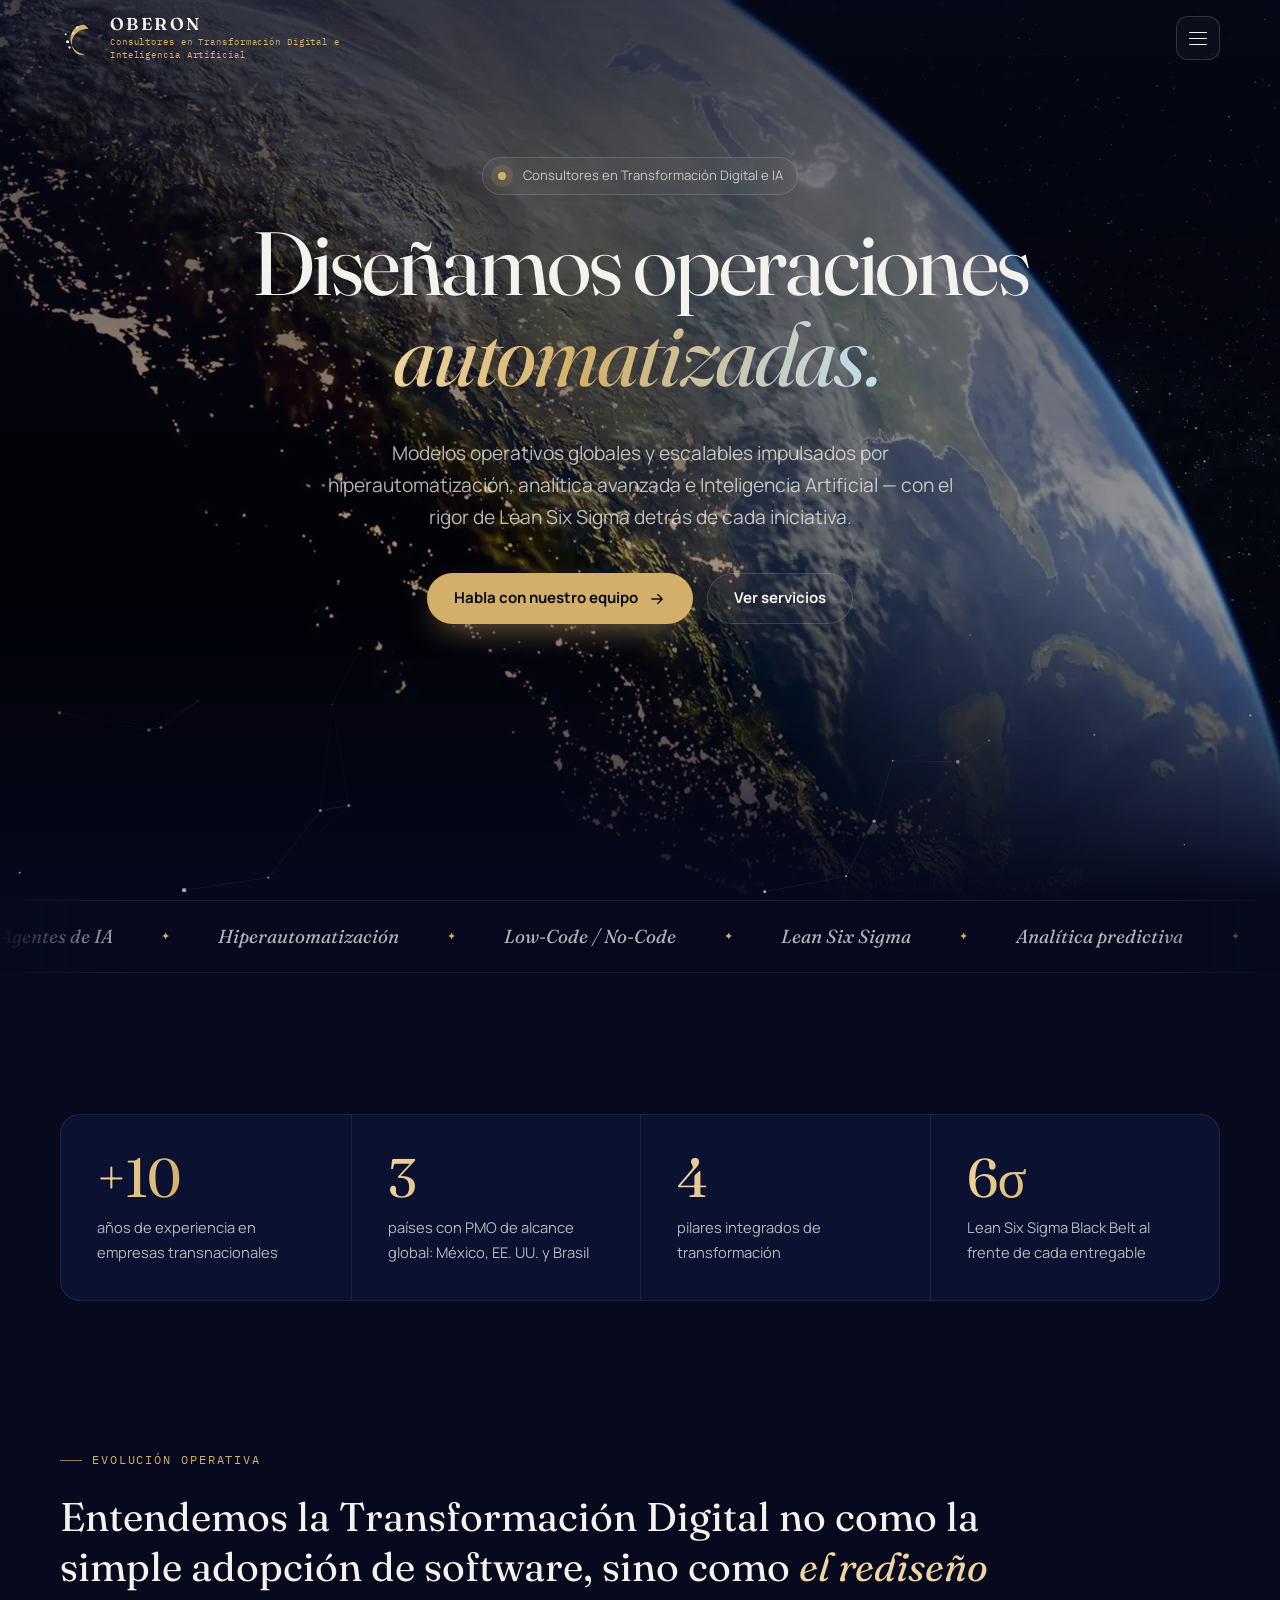
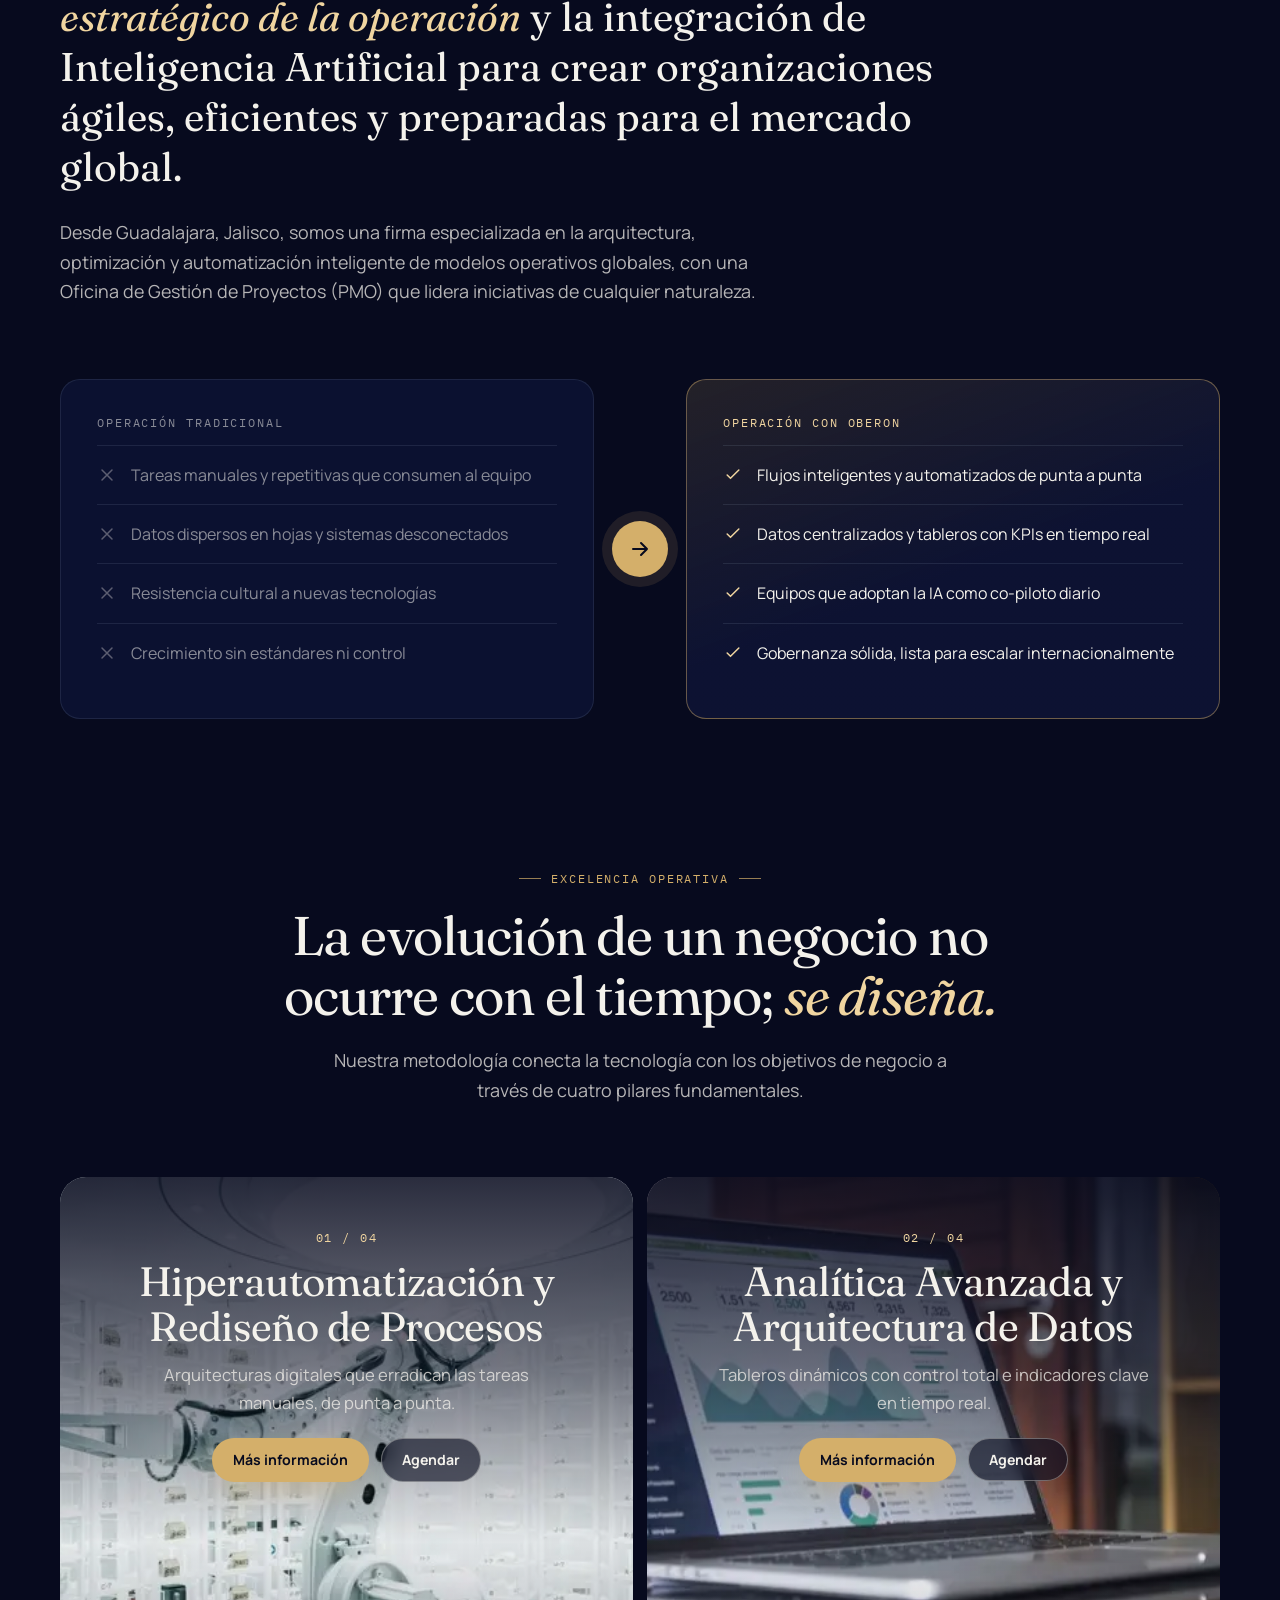
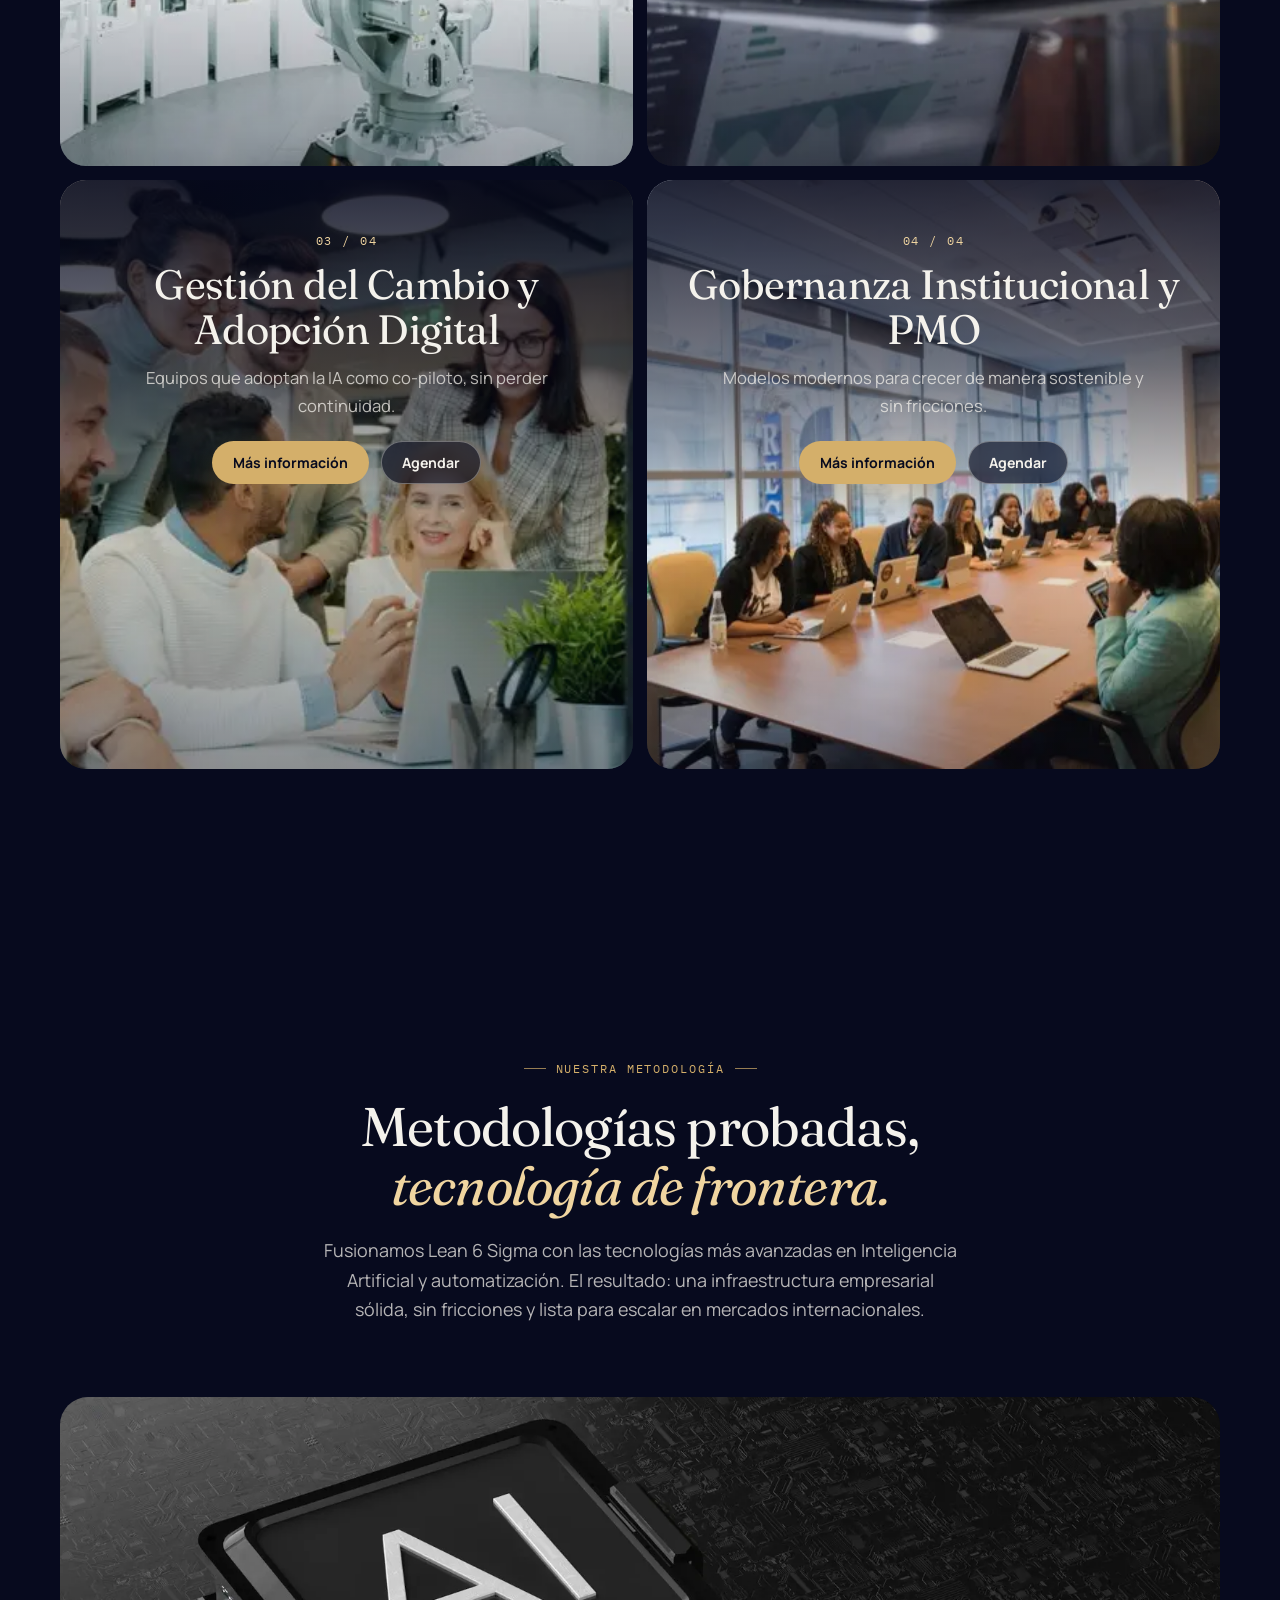
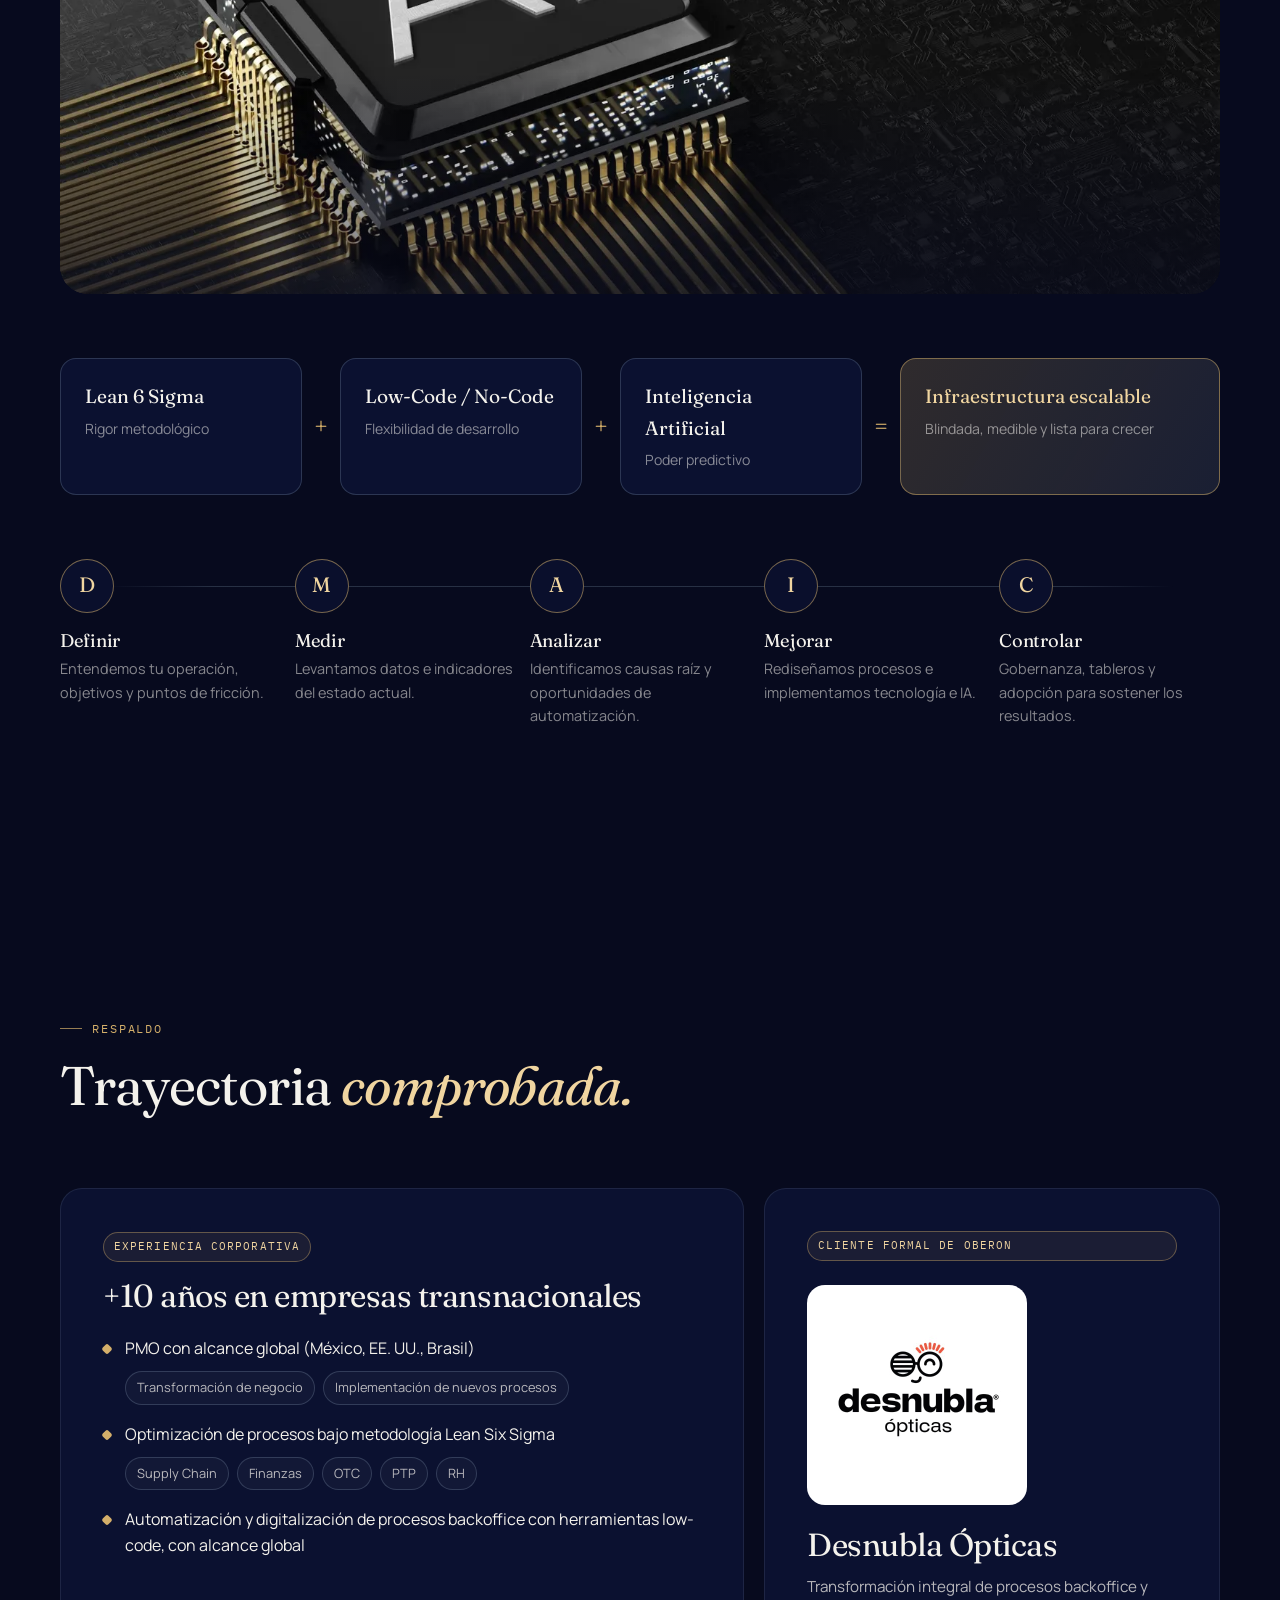
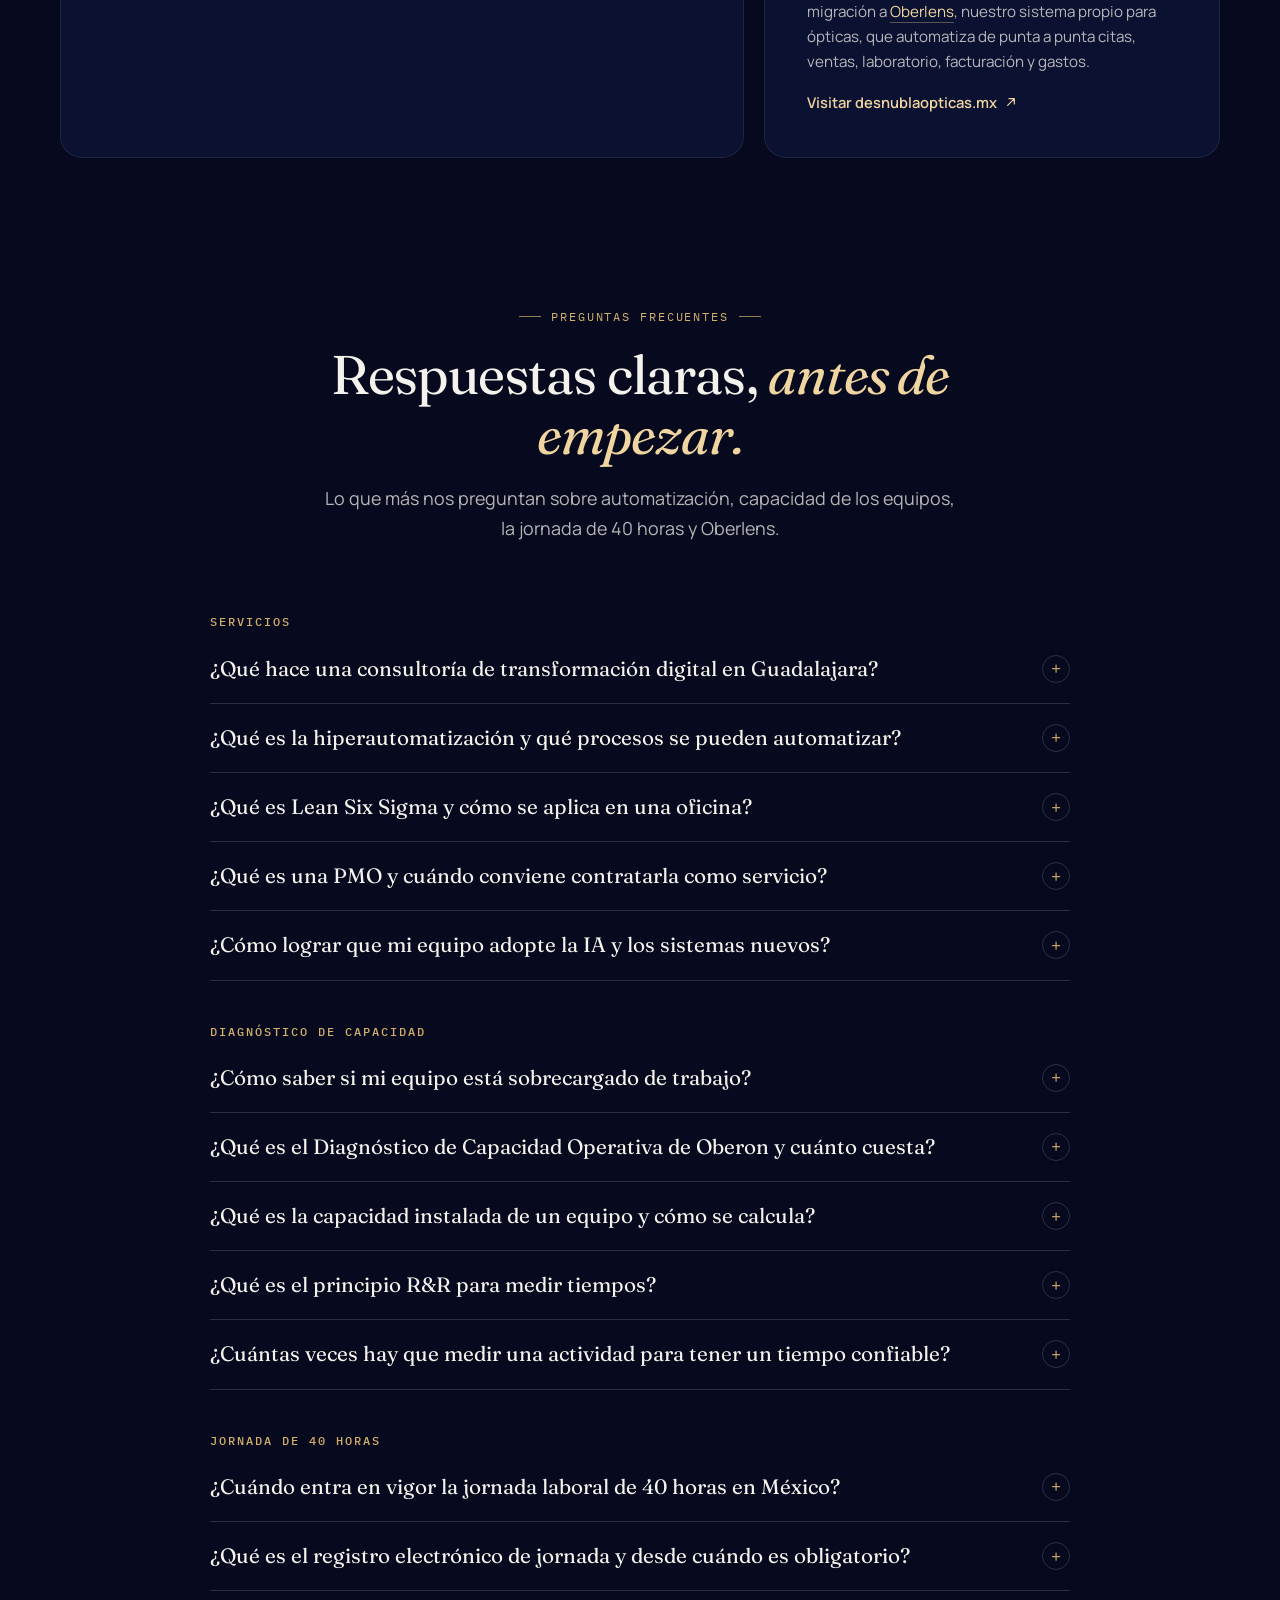
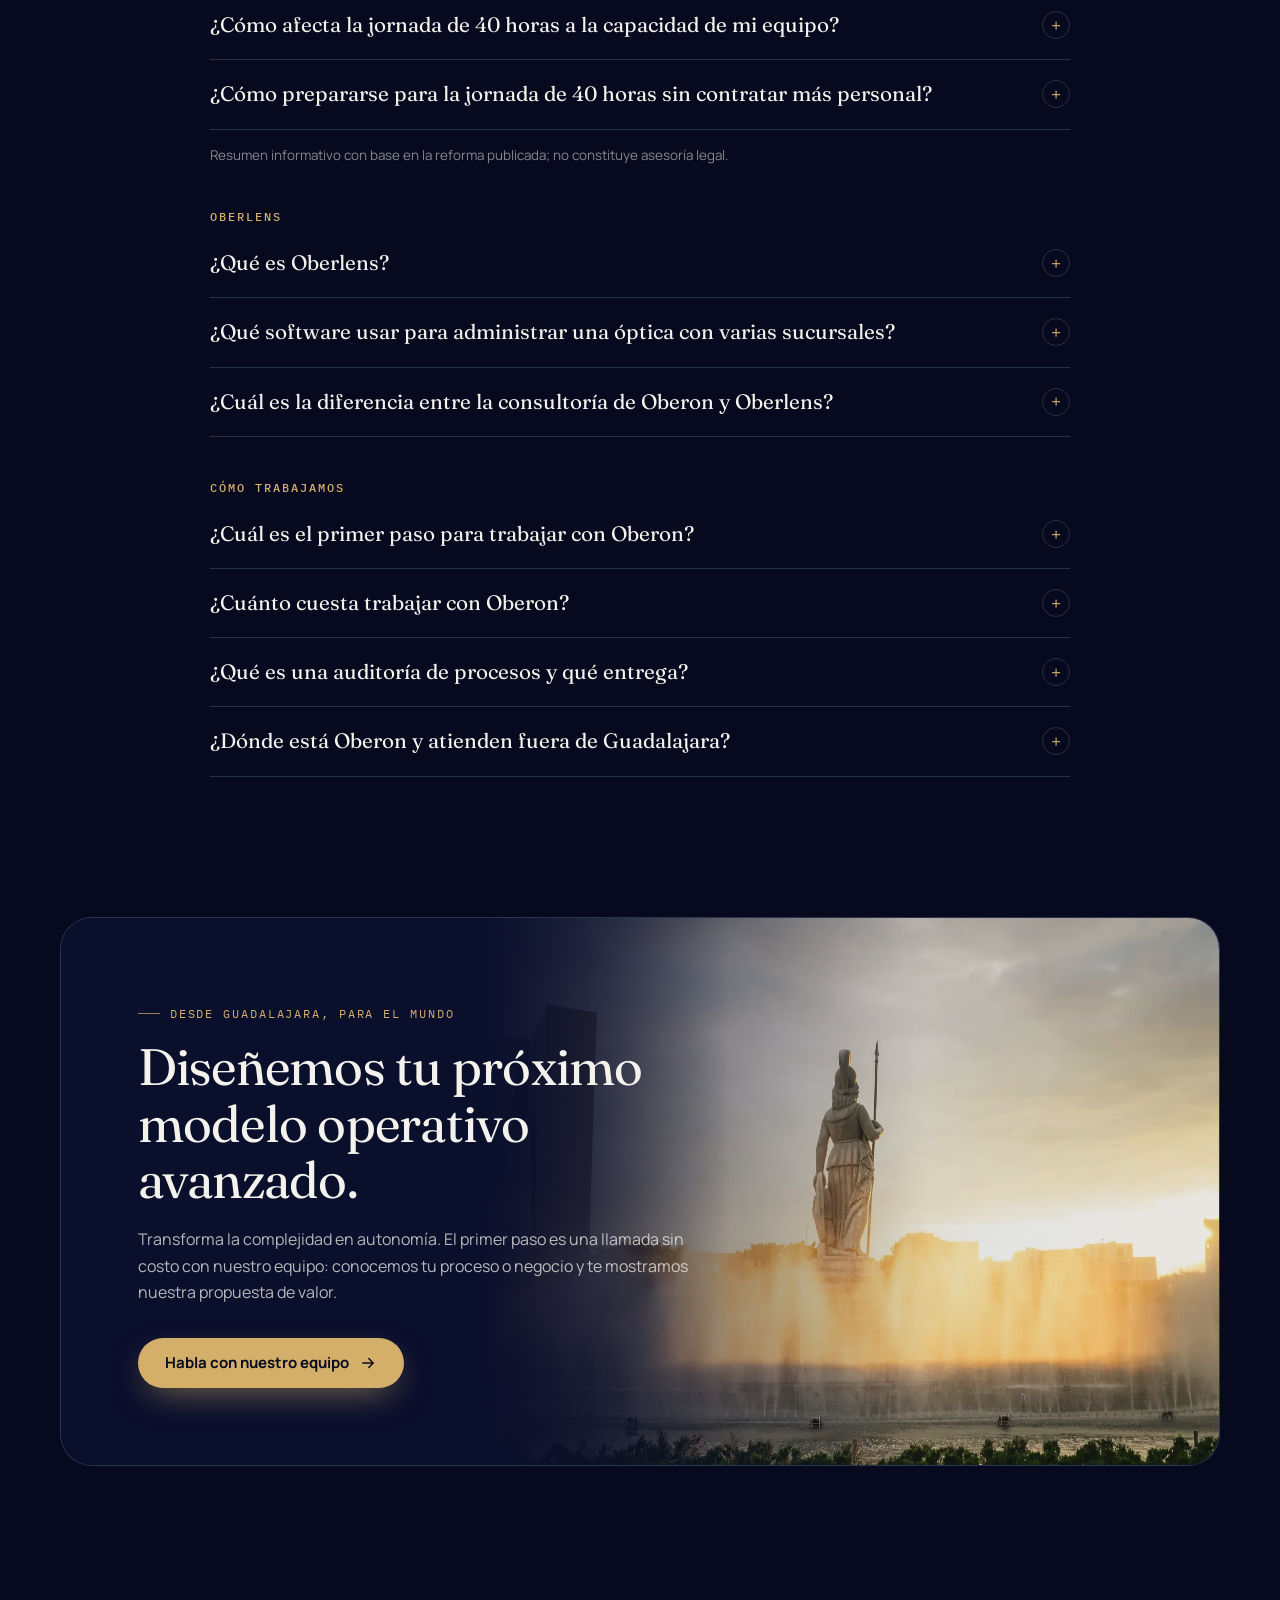
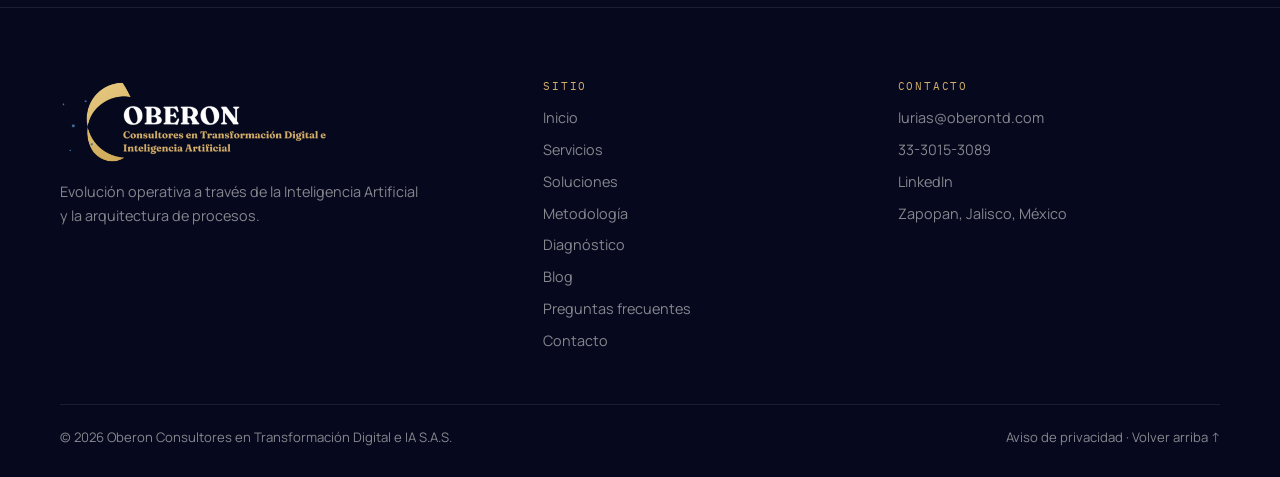
<file: index.html>
<!DOCTYPE html>
<html lang="es">
<head>
<meta charset="UTF-8">
<meta name="viewport" content="width=device-width, initial-scale=1, viewport-fit=cover">
<title>Consultoría en Transformación Digital e IA en Guadalajara | Oberon</title>
<meta name="description" content="Consultores en transformación digital e Inteligencia Artificial en Guadalajara y Zapopan, Jalisco. Hiperautomatización, analítica de datos, adopción de IA y PMO con rigor Lean Six Sigma.">
<meta name="theme-color" content="#0A0F2C">
<link rel="canonical" href="https://www.oberontd.com/">
<meta property="og:type" content="website">
<meta property="og:site_name" content="Oberon">
<meta property="og:title" content="Oberon | Consultoría en Transformación Digital e IA">
<meta property="og:description" content="Diseñamos operaciones inteligentes, automatizadas, medibles y escalables con IA, low-code y Lean Six Sigma. Guadalajara, México.">
<meta property="og:url" content="https://www.oberontd.com/">
<meta property="og:locale" content="es_MX">
<meta property="og:image" content="https://www.oberontd.com/img/og-oberon.jpg">
<meta property="og:image:width" content="1200">
<meta property="og:image:height" content="630">
<meta property="og:image:alt" content="Oberon: Diseñamos operaciones inteligentes y escalables">
<meta name="twitter:card" content="summary_large_image">
<meta name="robots" content="index, follow, max-image-preview:large">
<link rel="icon" href="/favicon.ico" sizes="any">
<link rel="icon" type="image/png" sizes="48x48" href="/img/icon/favicon-48.png">
<link rel="icon" type="image/png" sizes="192x192" href="/img/icon/icon-192.png">
<link rel="apple-touch-icon" href="/img/icon/apple-touch-icon.png">
<link rel="manifest" href="/site.webmanifest">
<link rel="preconnect" href="https://fonts.googleapis.com">
<link rel="preconnect" href="https://fonts.gstatic.com" crossorigin>
<link href="https://fonts.googleapis.com/css2?family=Fraunces:ital,opsz,wght@0,9..144,300..700;1,9..144,300..700&family=Manrope:wght@400;500;600;700&family=IBM+Plex+Mono:wght@400;500&display=swap" rel="stylesheet">
<link rel="stylesheet" href="assets/oberon.css">
<script type="application/ld+json">
{
 "@context": "https://schema.org",
 "@graph": [
  {
   "@type": "ProfessionalService",
   "@id": "https://www.oberontd.com/#organizacion",
   "name": "Oberon Consultores en Transformación Digital e IA",
   "alternateName": "Oberon",
   "legalName": "Oberon Consultores en Transformación Digital e IA S.A.S.",
   "url": "https://www.oberontd.com/",
   "logo": "https://www.oberontd.com/img/icon/icon-512.png",
   "image": "https://www.oberontd.com/img/og-oberon.jpg",
   "description": "Consultoría en transformación digital e Inteligencia Artificial: hiperautomatización, analítica de datos, adopción de IA y gobernanza con PMO bajo metodología Lean Six Sigma.",
   "telephone": "+52 33 3015 3089",
   "email": "lurias@oberontd.com",
   "address": {
    "@type": "PostalAddress",
    "addressLocality": "Zapopan",
    "addressRegion": "Jalisco",
    "postalCode": "45079",
    "addressCountry": "MX"
   },
   "areaServed": [
    {
     "@type": "City",
     "name": "Guadalajara"
    },
    {
     "@type": "City",
     "name": "Zapopan"
    },
    {
     "@type": "Country",
     "name": "México"
    },
    {
     "@type": "Place",
     "name": "Internacional"
    }
   ],
   "founder": {
    "@type": "Person",
    "name": "León Urías",
    "jobTitle": "Fundador"
   },
   "knowsAbout": [
    "Transformación digital",
    "Inteligencia Artificial",
    "Hiperautomatización",
    "Automatización de procesos",
    "Low-Code",
    "Power Automate",
    "Power BI",
    "Analítica de datos",
    "Lean Six Sigma",
    "Gestión del cambio",
    "PMO",
    "Gobernanza corporativa"
   ],
   "sameAs": [
    "https://www.linkedin.com/company/oberontd/"
   ],
   "hasOfferCatalog": {
    "@type": "OfferCatalog",
    "name": "Servicios",
    "itemListElement": [
     {
      "@type": "Offer",
      "itemOffered": {
       "@type": "Service",
       "name": "Hiperautomatización y Rediseño de Procesos",
       "url": "https://www.oberontd.com/servicios#automatizacion"
      }
     },
     {
      "@type": "Offer",
      "itemOffered": {
       "@type": "Service",
       "name": "Analítica Avanzada y Arquitectura de Datos",
       "url": "https://www.oberontd.com/servicios#datos"
      }
     },
     {
      "@type": "Offer",
      "itemOffered": {
       "@type": "Service",
       "name": "Gestión del Cambio y Adopción Digital",
       "url": "https://www.oberontd.com/servicios#adopcion"
      }
     },
     {
      "@type": "Offer",
      "itemOffered": {
       "@type": "Service",
       "name": "Gobernanza Institucional y PMO",
       "url": "https://www.oberontd.com/servicios#gobernanza"
      }
     }
    ]
   }
  },
  {
   "@type": "WebSite",
   "@id": "https://www.oberontd.com/#sitio",
   "url": "https://www.oberontd.com/",
   "name": "Oberon",
   "inLanguage": "es-MX",
   "publisher": {
    "@id": "https://www.oberontd.com/#organizacion"
   }
  },
  {
   "@type": "WebPage",
   "@id": "https://www.oberontd.com/#pagina",
   "url": "https://www.oberontd.com/",
   "name": "Consultoría en Transformación Digital e IA en Guadalajara | Oberon",
   "description": "Consultores en transformación digital e Inteligencia Artificial en Guadalajara y Zapopan, Jalisco. Hiperautomatización, analítica de datos, adopción de IA y PMO con rigor Lean Six Sigma.",
   "inLanguage": "es-MX",
   "isPartOf": {
    "@id": "https://www.oberontd.com/#sitio"
   },
   "about": {
    "@id": "https://www.oberontd.com/#organizacion"
   }
  }
 ]
}
</script>
</head>
<body>
<canvas id="net" aria-hidden="true"></canvas>
<div class="progress" aria-hidden="true"></div>
<a class="skip" href="#main">Saltar al contenido</a>

<!-- ================= NAVEGACIÓN ================= -->
<header class="nav" id="nav">
  <div class="wrap nav-inner">
    <a href="/" class="brand" aria-label="Oberon — inicio">
      <svg viewBox="0 0 40 40" fill="none" aria-hidden="true"><path d="M25 6C17 6 11 13 11 21c0 8.5 6.7 15.4 15.2 15.9C22.7 39 18 38 15 33.8c-3.6-5-3.4-12.4.6-17.2C19.4 12.4 24.6 10 30 10.8 28.6 8 26.9 6.7 25 6Z" fill="#D4AF6A"/><circle cx="8" cy="24" r="1.6" fill="#F4F2EC"/><circle cx="14" cy="15" r="1.1" fill="#F4F2EC"/><circle cx="6" cy="16" r="1" fill="#F4F2EC"/><circle cx="18" cy="9" r="1.3" fill="#F4F2EC"/><circle cx="10" cy="30" r="1.2" fill="#F4F2EC"/></svg>
      <span class="brand-name">OBERON<span class="brand-sub">Consultores en Transformación Digital e Inteligencia Artificial</span></span>
    </a>
    <nav class="nav-links" aria-label="Principal">
      <a href="/" aria-current="page">Inicio</a>
      <a href="/servicios">Servicios</a>
      <a href="/soluciones">Soluciones</a>
      <a href="/#metodo">Metodología</a>
      <a href="/diagnostico">Diagnóstico</a>
      <a href="/blog/">Blog</a>
      <a href="/contacto">Contacto</a>
    </nav>
    <a class="btn btn-primary nav-cta" href="https://outlook.office.com/book/OberonConsultoresenTransformacinDigital1@oberontd.com/?ismsaljsauthenabled" target="_blank" rel="noopener">Habla con nuestro equipo</a>
    <button class="burger" id="burger" type="button" aria-controls="mPanel" aria-expanded="false" aria-label="Abrir menú"><span></span><span></span><span></span></button>
  </div>
</header>
<div class="m-panel" id="mPanel" aria-hidden="true">
  <a class="m-link" href="/" aria-current="page">Inicio<span>01</span></a>
  <a class="m-link" href="/servicios">Servicios<span>02</span></a>
  <a class="m-link" href="/soluciones">Soluciones<span>03</span></a>
  <a class="m-link" href="/#metodo">Metodología<span>04</span></a>
  <a class="m-link" href="/diagnostico">Diagnóstico<span>05</span></a>
  <a class="m-link" href="/blog/">Blog<span>06</span></a>
  <a class="m-link" href="/contacto">Contacto<span>07</span></a>
  <a class="btn btn-primary" href="https://outlook.office.com/book/OberonConsultoresenTransformacinDigital1@oberontd.com/?ismsaljsauthenabled" target="_blank" rel="noopener">Habla con nuestro equipo</a>
</div>

<main id="main">

<!-- ================= HERO ================= -->
<section class="hero-photo">
  <img class="bg" src="img/foto/tierra-1600.webp" srcset="img/foto/tierra-640.webp 640w, img/foto/tierra-1024.webp 1024w, img/foto/tierra-1600.webp 1600w, img/foto/tierra-2200.webp 2200w, img/foto/tierra-2880.webp 2880w, img/foto/tierra-3840.webp 3840w" sizes="100vw" alt="La Tierra de noche vista desde el espacio, con las luces de las ciudades conectadas" fetchpriority="high" decoding="async">
  <div class="wrap inner">
    <span class="pill reveal"><span class="dot"></span>Consultores en Transformación Digital e IA</span>
    <h1 class="reveal" data-delay="1">Diseñamos operaciones
      <span class="rotator" aria-hidden="true"><span>inteligentes.</span><span>automatizadas.</span><span>medibles.</span><span>escalables.</span></span>
      <span style="position:absolute;width:1px;height:1px;overflow:hidden;clip:rect(0 0 0 0);">inteligentes, automatizadas, medibles y escalables.</span>
    </h1>
    <p class="hero-sub reveal" data-delay="2">Modelos operativos globales y escalables impulsados por hiperautomatización, analítica avanzada e Inteligencia Artificial — con el rigor de Lean Six Sigma detrás de cada iniciativa.</p>
    <div class="hero-actions reveal" data-delay="3">
      <a class="btn btn-primary" href="https://outlook.office.com/book/OberonConsultoresenTransformacinDigital1@oberontd.com/?ismsaljsauthenabled" target="_blank" rel="noopener">Habla con nuestro equipo <svg viewBox="0 0 24 24" fill="none" stroke="currentColor" stroke-width="1.8" stroke-linecap="round" stroke-linejoin="round" aria-hidden="true"><path d="M5 12h14M13 6l6 6-6 6"/></svg></a>
      <a class="btn btn-ghost" href="/servicios">Ver servicios</a>
    </div>
  </div>
</section>

<!-- ================= MARQUEE ================= -->
<div class="marquee" aria-hidden="true">
  <div class="marquee-track">
    <ul><li>Agentes de IA</li><li>Hiperautomatización</li><li>Low-Code / No-Code</li><li>Lean Six Sigma</li><li>Analítica predictiva</li><li>Power BI</li><li>Integración ERP</li><li>PMO</li><li>Gestión del cambio</li></ul>
    <ul><li>Agentes de IA</li><li>Hiperautomatización</li><li>Low-Code / No-Code</li><li>Lean Six Sigma</li><li>Analítica predictiva</li><li>Power BI</li><li>Integración ERP</li><li>PMO</li><li>Gestión del cambio</li></ul>
  </div>
</div>

<!-- ================= CIFRAS ================= -->
<section class="sec" style="padding-bottom:0">
  <div class="wrap">
    <div class="stats reveal">
      <div class="stat"><b class="grad-text" data-count="10" data-prefix="+">+10</b><span>años de experiencia en empresas transnacionales</span></div>
      <div class="stat"><b class="grad-text" data-count="3">3</b><span>países con PMO de alcance global: México, EE. UU. y Brasil</span></div>
      <div class="stat"><b class="grad-text" data-count="4">4</b><span>pilares integrados de transformación</span></div>
      <div class="stat"><b class="grad-text">6σ</b><span>Lean Six Sigma Black Belt al frente de cada entregable</span></div>
    </div>
  </div>
</section>

<!-- ================= MANIFIESTO ================= -->
<section class="sec" id="nosotros">
  <div class="wrap">
    <span class="label reveal">Evolución operativa</span>
    <p class="quote reveal" style="margin-top:22px">Entendemos la Transformación Digital no como la simple adopción de software, sino como <em>el rediseño estratégico de la operación</em> y la integración de Inteligencia Artificial para crear organizaciones ágiles, eficientes y preparadas para el mercado global.</p>
    <p class="quote-sub reveal">Desde Guadalajara, Jalisco, somos una firma especializada en la arquitectura, optimización y automatización inteligente de modelos operativos globales, con una Oficina de Gestión de Proyectos (PMO) que lidera iniciativas de cualquier naturaleza.</p>

    <div class="compare">
      <div class="cmp-col old reveal">
        <h3>Operación tradicional</h3>
        <ul>
          <li><svg viewBox="0 0 24 24" fill="none" stroke="currentColor" stroke-width="1.8" stroke-linecap="round"><path d="M6 6l12 12M18 6 6 18"/></svg>Tareas manuales y repetitivas que consumen al equipo</li>
          <li><svg viewBox="0 0 24 24" fill="none" stroke="currentColor" stroke-width="1.8" stroke-linecap="round"><path d="M6 6l12 12M18 6 6 18"/></svg>Datos dispersos en hojas y sistemas desconectados</li>
          <li><svg viewBox="0 0 24 24" fill="none" stroke="currentColor" stroke-width="1.8" stroke-linecap="round"><path d="M6 6l12 12M18 6 6 18"/></svg>Resistencia cultural a nuevas tecnologías</li>
          <li><svg viewBox="0 0 24 24" fill="none" stroke="currentColor" stroke-width="1.8" stroke-linecap="round"><path d="M6 6l12 12M18 6 6 18"/></svg>Crecimiento sin estándares ni control</li>
        </ul>
      </div>
      <div class="cmp-arrow" aria-hidden="true"><span><svg viewBox="0 0 24 24" fill="none" stroke="currentColor" stroke-width="2" stroke-linecap="round" stroke-linejoin="round"><path d="M5 12h14M13 6l6 6-6 6"/></svg></span></div>
      <div class="cmp-col new reveal" data-delay="1">
        <h3>Operación con Oberon</h3>
        <ul>
          <li><svg viewBox="0 0 24 24" fill="none" stroke="currentColor" stroke-width="1.8" stroke-linecap="round" stroke-linejoin="round"><path d="m5 12 4 4 10-10"/></svg>Flujos inteligentes y automatizados de punta a punta</li>
          <li><svg viewBox="0 0 24 24" fill="none" stroke="currentColor" stroke-width="1.8" stroke-linecap="round" stroke-linejoin="round"><path d="m5 12 4 4 10-10"/></svg>Datos centralizados y tableros con KPIs en tiempo real</li>
          <li><svg viewBox="0 0 24 24" fill="none" stroke="currentColor" stroke-width="1.8" stroke-linecap="round" stroke-linejoin="round"><path d="m5 12 4 4 10-10"/></svg>Equipos que adoptan la IA como co-piloto diario</li>
          <li><svg viewBox="0 0 24 24" fill="none" stroke="currentColor" stroke-width="1.8" stroke-linecap="round" stroke-linejoin="round"><path d="m5 12 4 4 10-10"/></svg>Gobernanza sólida, lista para escalar internacionalmente</li>
        </ul>
      </div>
    </div>
  </div>
</section>

<!-- ================= PILARES ================= -->
<section class="sec" id="pilares" style="padding-top:0">
  <div class="wrap">
    <div class="sec-head center reveal">
      <span class="label">Excelencia operativa</span>
      <h2>La evolución de un negocio no ocurre con el tiempo; <em>se diseña.</em></h2>
      <p>Nuestra metodología conecta la tecnología con los objetivos de negocio a través de cuatro pilares fundamentales.</p>
    </div>
    <div class="tiles">
      <article class="tile reveal">
        <img src="img/foto/automatizacion-1600.webp" srcset="img/foto/automatizacion-640.webp 640w, img/foto/automatizacion-1024.webp 1024w, img/foto/automatizacion-1600.webp 1600w, img/foto/automatizacion-2200.webp 2200w" sizes="(max-width: 900px) 100vw, 50vw" alt="Brazo robótico blanco en un entorno de automatización" loading="lazy" decoding="async">
        <span class="n">01 / 04</span>
        <h3>Hiperautomatización y Rediseño de Procesos</h3>
        <p>Arquitecturas digitales que erradican las tareas manuales, de punta a punta.</p>
        <div class="links"><a class="btn btn-primary" href="/servicios#automatizacion">Más información</a><a class="btn btn-ghost" href="https://outlook.office.com/book/OberonConsultoresenTransformacinDigital1@oberontd.com/?ismsaljsauthenabled" target="_blank" rel="noopener">Agendar</a></div>
      </article>
      <article class="tile reveal" data-delay="1">
        <img src="img/foto/datos-1600.webp" srcset="img/foto/datos-640.webp 640w, img/foto/datos-1024.webp 1024w, img/foto/datos-1600.webp 1600w, img/foto/datos-2200.webp 2200w" sizes="(max-width: 900px) 100vw, 50vw" alt="Laptop mostrando un tablero de analítica de datos" loading="lazy" decoding="async">
        <span class="n">02 / 04</span>
        <h3>Analítica Avanzada y Arquitectura de Datos</h3>
        <p>Tableros dinámicos con control total e indicadores clave en tiempo real.</p>
        <div class="links"><a class="btn btn-primary" href="/servicios#datos">Más información</a><a class="btn btn-ghost" href="https://outlook.office.com/book/OberonConsultoresenTransformacinDigital1@oberontd.com/?ismsaljsauthenabled" target="_blank" rel="noopener">Agendar</a></div>
      </article>
      <article class="tile reveal">
        <img src="img/foto/equipo-1600.webp" srcset="img/foto/equipo-640.webp 640w, img/foto/equipo-1024.webp 1024w, img/foto/equipo-1600.webp 1600w, img/foto/equipo-2200.webp 2200w" sizes="(max-width: 900px) 100vw, 50vw" alt="Equipo colaborando alrededor de una laptop en una oficina moderna" loading="lazy" decoding="async">
        <span class="n">03 / 04</span>
        <h3>Gestión del Cambio y Adopción Digital</h3>
        <p>Equipos que adoptan la IA como co-piloto, sin perder continuidad.</p>
        <div class="links"><a class="btn btn-primary" href="/servicios#adopcion">Más información</a><a class="btn btn-ghost" href="https://outlook.office.com/book/OberonConsultoresenTransformacinDigital1@oberontd.com/?ismsaljsauthenabled" target="_blank" rel="noopener">Agendar</a></div>
      </article>
      <article class="tile reveal" data-delay="1">
        <img src="img/foto/juntas-1600.webp" srcset="img/foto/juntas-640.webp 640w, img/foto/juntas-1024.webp 1024w, img/foto/juntas-1600.webp 1600w, img/foto/juntas-2200.webp 2200w" sizes="(max-width: 900px) 100vw, 50vw" alt="Sala de juntas corporativa con equipo directivo en sesión" loading="lazy" decoding="async">
        <span class="n">04 / 04</span>
        <h3>Gobernanza Institucional y PMO</h3>
        <p>Modelos modernos para crecer de manera sostenible y sin fricciones.</p>
        <div class="links"><a class="btn btn-primary" href="/servicios#gobernanza">Más información</a><a class="btn btn-ghost" href="https://outlook.office.com/book/OberonConsultoresenTransformacinDigital1@oberontd.com/?ismsaljsauthenabled" target="_blank" rel="noopener">Agendar</a></div>
      </article>
    </div>
  </div>
</section>

<!-- ================= MÉTODO ================= -->
<section class="sec" id="metodo">
  <div class="wrap">
    <div class="sec-head center reveal">
      <span class="label">Nuestra metodología</span>
      <h2>Metodologías probadas, <em>tecnología de frontera.</em></h2>
      <p>Fusionamos Lean 6 Sigma con las tecnologías más avanzadas en Inteligencia Artificial y automatización. El resultado: una infraestructura empresarial sólida, sin fricciones y lista para escalar en mercados internacionales.</p>
    </div>
    <div class="feature-img reveal"><img src="img/foto/chip-1600.webp" srcset="img/foto/chip-640.webp 640w, img/foto/chip-1024.webp 1024w, img/foto/chip-1600.webp 1600w, img/foto/chip-2200.webp 2200w" sizes="(max-width: 1240px) 100vw, 1240px" alt="Procesador de Inteligencia Artificial con pines dorados sobre una placa de circuito" loading="lazy" decoding="async"></div>
    <div class="formula reveal" role="list">
      <div class="f-item" role="listitem"><b>Lean 6 Sigma</b><span>Rigor metodológico</span></div>
      <div class="f-op" aria-hidden="true">+</div>
      <div class="f-item" role="listitem"><b>Low-Code / No-Code</b><span>Flexibilidad de desarrollo</span></div>
      <div class="f-op" aria-hidden="true">+</div>
      <div class="f-item" role="listitem"><b>Inteligencia Artificial</b><span>Poder predictivo</span></div>
      <div class="f-op" aria-hidden="true">=</div>
      <div class="f-item f-res" role="listitem"><b>Infraestructura escalable</b><span>Blindada, medible y lista para crecer</span></div>
    </div>
    <ol class="dmaic">
      <li class="dm reveal"><div class="k">D</div><h3>Definir</h3><p>Entendemos tu operación, objetivos y puntos de fricción.</p></li>
      <li class="dm reveal" data-delay="1"><div class="k">M</div><h3>Medir</h3><p>Levantamos datos e indicadores del estado actual.</p></li>
      <li class="dm reveal" data-delay="2"><div class="k">A</div><h3>Analizar</h3><p>Identificamos causas raíz y oportunidades de automatización.</p></li>
      <li class="dm reveal" data-delay="3"><div class="k">I</div><h3>Mejorar</h3><p>Rediseñamos procesos e implementamos tecnología e IA.</p></li>
      <li class="dm reveal" data-delay="3"><div class="k">C</div><h3>Controlar</h3><p>Gobernanza, tableros y adopción para sostener los resultados.</p></li>
    </ol>
  </div>
</section>

<!-- ================= RESPALDO ================= -->
<section class="sec" id="respaldo">
  <div class="wrap">
    <div class="sec-head reveal">
      <span class="label">Respaldo</span>
      <h2>Trayectoria <em>comprobada.</em></h2>
    </div>
    <div class="proof">
      <article class="proof-card reveal">
        <span class="badge">Experiencia corporativa</span>
        <h3>+10 años en empresas transnacionales</h3>
        <ul class="proof-list">
          <li>PMO con alcance global (México, EE. UU., Brasil)<ul class="chips"><li>Transformación de negocio</li><li>Implementación de nuevos procesos</li></ul></li>
          <li>Optimización de procesos bajo metodología Lean Six Sigma<ul class="chips"><li>Supply Chain</li><li>Finanzas</li><li>OTC</li><li>PTP</li><li>RH</li></ul></li>
          <li>Automatización y digitalización de procesos backoffice con herramientas low-code, con alcance global</li>
        </ul>
      </article>
      <article class="proof-card client reveal" data-delay="1">
        <span class="badge">Cliente formal de Oberon</span>
        <a href="https://desnublaopticas.mx/" target="_blank" rel="noopener" aria-label="Visitar el sitio de Desnubla Ópticas"><img class="client-logo" src="img/desnubla.jpg" alt="Desnubla Ópticas" width="400" height="400" loading="lazy" decoding="async"></a>
        <h3>Desnubla Ópticas</h3>
        <p style="margin-top:12px">Transformación integral de procesos backoffice y migración a <a href="/soluciones">Oberlens</a>, nuestro sistema propio para ópticas, que automatiza de punta a punta citas, ventas, laboratorio, facturación y gastos.</p>
        <a class="client-site" href="https://desnublaopticas.mx/" target="_blank" rel="noopener">Visitar desnublaopticas.mx <svg viewBox="0 0 24 24" fill="none" stroke="currentColor" stroke-width="1.8" stroke-linecap="round" stroke-linejoin="round" aria-hidden="true"><path d="M7 17 17 7M9 7h8v8"/></svg></a>
      </article>
    </div>
  </div>
</section>

<!-- ================= CTA ================= -->
<!-- FAQ:inicio (generado desde faq.py; texto visible = JSON-LD) -->
<section class="sec" id="preguntas-frecuentes" style="padding-top:0">
  <div class="wrap">
    <div class="sec-head center reveal">
      <span class="label">Preguntas frecuentes</span>
      <h2>Respuestas claras, <em>antes de empezar.</em></h2>
      <p>Lo que más nos preguntan sobre automatización, capacidad de los equipos, la jornada de 40 horas y Oberlens.</p>
    </div>
    <div class="faq reveal">
      <h3 class="faq-group">Servicios</h3>
      <details class="faq-item">
        <summary>¿Qué hace una consultoría de transformación digital en Guadalajara?</summary>
        <div class="faq-a"><p>Oberon es una consultoría de Zapopan, en la zona metropolitana de Guadalajara, que rediseña y automatiza la operación de las empresas con Inteligencia Artificial y Lean Six Sigma. Trabaja en cuatro frentes: hiperautomatización de procesos, analítica de datos con Power BI, gestión del cambio y adopción de IA, y gobernanza con una oficina de proyectos (PMO). Su equipo tiene más de 10 años de experiencia en empresas transnacionales de México, EE. UU. y Brasil.</p><p class="faq-more"><a href="/servicios">Ver los servicios de Oberon →</a></p></div>
      </details>
      <details class="faq-item">
        <summary>¿Qué es la hiperautomatización y qué procesos se pueden automatizar?</summary>
        <div class="faq-a"><p>La hiperautomatización combina automatización low-code (como Power Automate), lectura inteligente de documentos e Inteligencia Artificial para que un proceso completo funcione solo, de principio a fin. En una oficina, lo más común es automatizar cuentas por pagar (leer facturas XML y PDF y registrarlas en el ERP), conciliaciones bancarias, reportes periódicos y la clasificación de correos. En Oberon medimos el proceso antes de automatizarlo.</p><p class="faq-more"><a href="/servicios#automatizacion">Hiperautomatización y rediseño de procesos →</a></p></div>
      </details>
      <details class="faq-item">
        <summary>¿Qué es Lean Six Sigma y cómo se aplica en una oficina?</summary>
        <div class="faq-a"><p>Lean Six Sigma es una metodología de mejora que elimina desperdicios (Lean) y reduce errores y variación (Six Sigma), siempre midiendo antes y después. En una oficina sirve, por ejemplo, para acortar el cierre de mes, reducir errores de facturación o entregar más rápido a los clientes. Oberon trabaja con el ciclo DMAIC (Definir, Medir, Analizar, Mejorar, Controlar), con un Black Belt al frente de cada entregable.</p><p class="faq-more"><a href="/#metodo">Nuestra metodología →</a></p></div>
      </details>
      <details class="faq-item">
        <summary>¿Qué es una PMO y cuándo conviene contratarla como servicio?</summary>
        <div class="faq-a"><p>Una PMO (Oficina de Gestión de Proyectos) planea y controla el alcance, el tiempo, el costo y la calidad de un proyecto. Conviene contratarla cuando hay un proyecto clave y nadie puede dirigirlo de tiempo completo, como implementar un ERP o abrir una sucursal. Oberon ofrece su PMO como servicio por separado, para proyectos tecnológicos o de otro tipo, con seguimiento semanal con la dirección.</p><p class="faq-more"><a href="/servicios#gobernanza">Gobernanza institucional y PMO →</a></p></div>
      </details>
      <details class="faq-item">
        <summary>¿Cómo lograr que mi equipo adopte la IA y los sistemas nuevos?</summary>
        <div class="faq-a"><p>La adopción se logra capacitando a cada puesto, poniendo reglas claras de uso y acompañando al equipo en las primeras semanas; instalar la herramienta no basta. Oberon da talleres de IA con casos reales del equipo usando ChatGPT o Copilot, define reglas para usarla con datos de la empresa y forma «campeones digitales» en cada área, que aprenden a automatizar sus propias tareas con herramientas low-code.</p><p class="faq-more"><a href="/servicios#adopcion">Gestión del cambio y adopción digital →</a></p></div>
      </details>
      <h3 class="faq-group">Diagnóstico de capacidad</h3>
      <details class="faq-item">
        <summary>¿Cómo saber si mi equipo está sobrecargado de trabajo?</summary>
        <div class="faq-a"><p>Para saberlo hay que comparar la carga de trabajo medida con las horas que el equipo realmente tiene disponibles, no con la jornada. Esas horas ya descuentan comida, descansos, feriados y vacaciones. Si la carga pasa del 100 % de esa capacidad, el equipo está sobresaturado. El Diagnóstico de Capacidad Operativa de Oberon hace la cuenta gratis, por semana y por día, porque el promedio del año esconde los picos.</p><p class="faq-more"><a href="/diagnostico">Hacer el diagnóstico gratis →</a></p></div>
      </details>
      <details class="faq-item">
        <summary>¿Qué es el Diagnóstico de Capacidad Operativa de Oberon y cuánto cuesta?</summary>
        <div class="faq-a"><p>Es una herramienta gratuita en oberontd.com/diagnostico. Calcula la capacidad real de un equipo, qué tan saturado está, sus picos por semana y por día, y qué parte del trabajo se puede automatizar. Toma unos 10 minutos, no pide registro y está en español, inglés y portugués. Si quieres, un consultor de Oberon te envía un reporte en PDF con recomendaciones en un máximo de 24 horas.</p><p class="faq-more"><a href="/diagnostico">Ir al diagnóstico →</a></p></div>
      </details>
      <details class="faq-item">
        <summary>¿Qué es la capacidad instalada de un equipo y cómo se calcula?</summary>
        <div class="faq-a"><p>La capacidad instalada son las horas que un equipo realmente puede dedicar al trabajo en un periodo. Se calcula así: horas de la jornada menos comida y descansos, por los días disponibles (días hábiles menos feriados y vacaciones), por el número de personas. Por ejemplo, con 7.5 horas efectivas al día y 241 días disponibles, cada persona tiene unas 1,807 horas al año.</p><p class="faq-more"><a href="/blog/capacidad-equipos-jornada-40-horas">Cómo medir la capacidad de tu equipo →</a></p></div>
      </details>
      <details class="faq-item">
        <summary>¿Qué es el principio R&amp;R para medir tiempos?</summary>
        <div class="faq-a"><p>R&amp;R significa repetibilidad y reproducibilidad. Un tiempo es confiable cuando la misma persona tarda más o menos lo mismo cada vez, y cuando personas distintas también tardan parecido entre sí. Viene del control de calidad en manufactura. En una oficina se aplica tomando varias mediciones con distintas personas, horarios y días; si la variación pasa del 25 %, conviene medir más o revisar si todos hacen la actividad igual.</p><p class="faq-more"><a href="/blog/medir-tiempos-principio-rr">El principio R&amp;R con un ejemplo →</a></p></div>
      </details>
      <details class="faq-item">
        <summary>¿Cuántas veces hay que medir una actividad para tener un tiempo confiable?</summary>
        <div class="faq-a"><p>Si la actividad se repite mucho, conviene tomar al menos 10 mediciones; con menos de 5, el promedio todavía no es confiable. Las mediciones deben repartirse entre distintas personas, horarios (mañana y tarde) y días del mes (inicio, mitad y cierre), y el cronómetro se pausa mientras se espera algo. Si la variación pasa del 25 %, el proceso no está estandarizado.</p><p class="faq-more"><a href="/blog/medir-tiempos-principio-rr">Cómo medir tiempos en 5 pasos →</a></p></div>
      </details>
      <h3 class="faq-group">Jornada de 40 horas</h3>
      <details class="faq-item">
        <summary>¿Cuándo entra en vigor la jornada laboral de 40 horas en México?</summary>
        <div class="faq-a"><p>La jornada de 40 horas llega poco a poco. La reforma a la Ley Federal del Trabajo se publicó en el Diario Oficial el 1 de mayo de 2026, y la jornada máxima baja de 48 horas por semana a 46 en 2027, 44 en 2028, 42 en 2029 y 40 en 2030. En ese mismo periodo, el tope de horas extra sube de 9 a 12 por semana.</p><p class="faq-more"><a href="/blog/capacidad-equipos-jornada-40-horas">La reforma y su calendario →</a></p></div>
      </details>
      <details class="faq-item">
        <summary>¿Qué es el registro electrónico de jornada y desde cuándo es obligatorio?</summary>
        <div class="faq-a"><p>Desde el 1 de enero de 2027, todas las empresas en México deberán registrar de forma electrónica la hora de entrada y de salida de cada persona, según el artículo 132, fracción XXXIV, de la Ley Federal del Trabajo reformada. La Secretaría del Trabajo publicará las reglas para hacerlo. No llevar el registro puede costar multas de 250 a 5,000 UMA, entre 29 mil y 586 mil pesos aproximadamente.</p><p class="faq-more"><a href="/blog/capacidad-equipos-jornada-40-horas">Qué cambia con la reforma →</a></p></div>
      </details>
      <details class="faq-item">
        <summary>¿Cómo afecta la jornada de 40 horas a la capacidad de mi equipo?</summary>
        <div class="faq-a"><p>Con el mismo trabajo, la jornada de 40 horas reduce cerca de 13 % las horas efectivas de cada persona. En un ejemplo calculado por Oberon, un equipo de 5 personas que hoy trabaja 45 horas y usa el 92 % de su capacidad pasaría al 106 % en 2030: quedaría sobresaturado sin haber contratado a nadie. Cada recorte anual de la reforma quita alrededor de 4 % de capacidad.</p><p class="faq-more"><a href="/blog/capacidad-equipos-jornada-40-horas">Ver el ejemplo completo →</a></p></div>
      </details>
      <details class="faq-item">
        <summary>¿Cómo prepararse para la jornada de 40 horas sin contratar más personal?</summary>
        <div class="faq-a"><p>Primero mide la carga real de tu equipo contra sus horas disponibles, por semana y por día. Después reparte mejor la carga, estandariza los procesos cuyos tiempos cambian mucho y automatiza lo repetitivo, como captura de datos, conciliaciones y reportes. Así sabrás con datos si de verdad hace falta contratar o si sobran tareas. Planea el cambio año por año, de 46 horas en 2027 a 40 en 2030.</p><p class="faq-more"><a href="/diagnostico">Medir la capacidad de tu equipo →</a></p></div>
      </details>
      <p class="faq-note">Resumen informativo con base en la reforma publicada; no constituye asesoría legal.</p>
      <h3 class="faq-group">Oberlens</h3>
      <details class="faq-item">
        <summary>¿Qué es Oberlens?</summary>
        <div class="faq-a"><p>Oberlens es un sistema para ópticas creado por Oberon en Guadalajara. Reúne en un solo lugar las consultas clínicas y el expediente, la receta en PDF, la agenda de citas en línea, el punto de venta, el laboratorio, el inventario y las finanzas de cada sucursal. Funciona en computadora y en celular, y se puede probar gratis 30 días en oberlens.com. Nació del proyecto con Desnubla Ópticas, que hoy lo usa.</p><p class="faq-more"><a href="/soluciones">Conocer Oberlens →</a></p></div>
      </details>
      <details class="faq-item">
        <summary>¿Qué software usar para administrar una óptica con varias sucursales?</summary>
        <div class="faq-a"><p>Un buen sistema para una óptica con varias sucursales debe llevar la receta del optometrista al mostrador y al laboratorio, y mostrar en tiempo real las citas, ventas, inventario y dinero de cada sucursal. Oberlens, hecho en Guadalajara para ópticas mexicanas, incluye traspasos de inventario entre sucursales, metas de venta por sucursal, gastos con facturas y recordatorios automáticos de citas. Tiene prueba gratis de 30 días.</p><p class="faq-more"><a href="https://oberlens.com" target="_blank" rel="noopener">Ir a oberlens.com →</a></p></div>
      </details>
      <details class="faq-item">
        <summary>¿Cuál es la diferencia entre la consultoría de Oberon y Oberlens?</summary>
        <div class="faq-a"><p>La consultoría de Oberon rediseña y automatiza la operación de cualquier empresa, a la medida. Oberlens es un producto listo para usar, solo para ópticas, con su propio sitio, precios y soporte en oberlens.com. Oberlens nació de un proyecto de consultoría con Desnubla Ópticas. Si tu proceso no cabe en un software genérico, Oberon puede construir un sistema a la medida sobre la misma base.</p><p class="faq-more"><a href="/soluciones">Ver soluciones →</a></p></div>
      </details>
      <h3 class="faq-group">Cómo trabajamos</h3>
      <details class="faq-item">
        <summary>¿Cuál es el primer paso para trabajar con Oberon?</summary>
        <div class="faq-a"><p>El primer paso es agendar una llamada sin costo con el equipo de Oberon en oberontd.com/contacto. En ella conocemos tu proceso o negocio, aclaramos el alcance de lo que necesitas y te presentamos nuestra propuesta de valor. Si prefieres empezar por tu cuenta, el Diagnóstico de Capacidad Operativa gratuito mide en unos 10 minutos la carga de tu equipo.</p><p class="faq-more"><a href="/contacto">Habla con nuestro equipo →</a></p></div>
      </details>
      <details class="faq-item">
        <summary>¿Cuánto cuesta trabajar con Oberon?</summary>
        <div class="faq-a"><p>La primera llamada con el equipo de Oberon no tiene costo: en ella conocemos tu proceso o negocio, aclaramos el alcance de lo que necesitas y te presentamos nuestra propuesta de valor. El costo de una auditoría de procesos o de un proyecto de automatización depende del alcance, de los sistemas que hay que conectar y del volumen de operaciones, y se explica directamente en ese primer contacto.</p><p class="faq-more"><a href="/contacto">Agenda la llamada sin costo →</a></p></div>
      </details>
      <details class="faq-item">
        <summary>¿Qué es una auditoría de procesos y qué entrega?</summary>
        <div class="faq-a"><p>Una auditoría de procesos es una revisión a fondo de cómo funciona hoy tu operación: se miden tiempos y volúmenes para saber qué automatizar, qué medir y cómo crecer antes de invertir en tecnología. En Oberon es un servicio con costo que entrega las oportunidades de automatización e IA y una ruta de transformación a tu medida. Antes, una llamada sin costo define si la necesitas y su alcance.</p><p class="faq-more"><a href="/servicios">Ver los servicios de Oberon →</a></p></div>
      </details>
      <details class="faq-item">
        <summary>¿Dónde está Oberon y atienden fuera de Guadalajara?</summary>
        <div class="faq-a"><p>Oberon Consultores en Transformación Digital e IA tiene su sede en Zapopan, Jalisco, en la zona metropolitana de Guadalajara, México, y atiende a empresas de México y de otros países, en persona o a distancia. Su equipo ha dirigido proyectos en México, Estados Unidos y Brasil. Puedes escribir a lurias@oberontd.com, llamar al 33-3015-3089 o agendar una llamada sin costo con su equipo.</p><p class="faq-more"><a href="/contacto">Datos de contacto →</a></p></div>
      </details>
    </div>
  </div>
  <script type="application/ld+json">
{
 "@context": "https://schema.org",
 "@type": "FAQPage",
 "@id": "https://www.oberontd.com/#preguntas-frecuentes",
 "url": "https://www.oberontd.com/#preguntas-frecuentes",
 "inLanguage": "es-MX",
 "isPartOf": {
  "@id": "https://www.oberontd.com/#pagina"
 },
 "mainEntity": [
  {
   "@type": "Question",
   "name": "¿Qué hace una consultoría de transformación digital en Guadalajara?",
   "acceptedAnswer": {
    "@type": "Answer",
    "text": "<p>Oberon es una consultoría de Zapopan, en la zona metropolitana de Guadalajara, que rediseña y automatiza la operación de las empresas con Inteligencia Artificial y Lean Six Sigma. Trabaja en cuatro frentes: hiperautomatización de procesos, analítica de datos con Power BI, gestión del cambio y adopción de IA, y gobernanza con una oficina de proyectos (PMO). Su equipo tiene más de 10 años de experiencia en empresas transnacionales de México, EE. UU. y Brasil.</p><p class=\"faq-more\"><a href=\"/servicios\">Ver los servicios de Oberon →</a></p>"
   }
  },
  {
   "@type": "Question",
   "name": "¿Qué es la hiperautomatización y qué procesos se pueden automatizar?",
   "acceptedAnswer": {
    "@type": "Answer",
    "text": "<p>La hiperautomatización combina automatización low-code (como Power Automate), lectura inteligente de documentos e Inteligencia Artificial para que un proceso completo funcione solo, de principio a fin. En una oficina, lo más común es automatizar cuentas por pagar (leer facturas XML y PDF y registrarlas en el ERP), conciliaciones bancarias, reportes periódicos y la clasificación de correos. En Oberon medimos el proceso antes de automatizarlo.</p><p class=\"faq-more\"><a href=\"/servicios#automatizacion\">Hiperautomatización y rediseño de procesos →</a></p>"
   }
  },
  {
   "@type": "Question",
   "name": "¿Qué es Lean Six Sigma y cómo se aplica en una oficina?",
   "acceptedAnswer": {
    "@type": "Answer",
    "text": "<p>Lean Six Sigma es una metodología de mejora que elimina desperdicios (Lean) y reduce errores y variación (Six Sigma), siempre midiendo antes y después. En una oficina sirve, por ejemplo, para acortar el cierre de mes, reducir errores de facturación o entregar más rápido a los clientes. Oberon trabaja con el ciclo DMAIC (Definir, Medir, Analizar, Mejorar, Controlar), con un Black Belt al frente de cada entregable.</p><p class=\"faq-more\"><a href=\"/#metodo\">Nuestra metodología →</a></p>"
   }
  },
  {
   "@type": "Question",
   "name": "¿Qué es una PMO y cuándo conviene contratarla como servicio?",
   "acceptedAnswer": {
    "@type": "Answer",
    "text": "<p>Una PMO (Oficina de Gestión de Proyectos) planea y controla el alcance, el tiempo, el costo y la calidad de un proyecto. Conviene contratarla cuando hay un proyecto clave y nadie puede dirigirlo de tiempo completo, como implementar un ERP o abrir una sucursal. Oberon ofrece su PMO como servicio por separado, para proyectos tecnológicos o de otro tipo, con seguimiento semanal con la dirección.</p><p class=\"faq-more\"><a href=\"/servicios#gobernanza\">Gobernanza institucional y PMO →</a></p>"
   }
  },
  {
   "@type": "Question",
   "name": "¿Cómo lograr que mi equipo adopte la IA y los sistemas nuevos?",
   "acceptedAnswer": {
    "@type": "Answer",
    "text": "<p>La adopción se logra capacitando a cada puesto, poniendo reglas claras de uso y acompañando al equipo en las primeras semanas; instalar la herramienta no basta. Oberon da talleres de IA con casos reales del equipo usando ChatGPT o Copilot, define reglas para usarla con datos de la empresa y forma «campeones digitales» en cada área, que aprenden a automatizar sus propias tareas con herramientas low-code.</p><p class=\"faq-more\"><a href=\"/servicios#adopcion\">Gestión del cambio y adopción digital →</a></p>"
   }
  },
  {
   "@type": "Question",
   "name": "¿Cómo saber si mi equipo está sobrecargado de trabajo?",
   "acceptedAnswer": {
    "@type": "Answer",
    "text": "<p>Para saberlo hay que comparar la carga de trabajo medida con las horas que el equipo realmente tiene disponibles, no con la jornada. Esas horas ya descuentan comida, descansos, feriados y vacaciones. Si la carga pasa del 100 % de esa capacidad, el equipo está sobresaturado. El Diagnóstico de Capacidad Operativa de Oberon hace la cuenta gratis, por semana y por día, porque el promedio del año esconde los picos.</p><p class=\"faq-more\"><a href=\"/diagnostico\">Hacer el diagnóstico gratis →</a></p>"
   }
  },
  {
   "@type": "Question",
   "name": "¿Qué es el Diagnóstico de Capacidad Operativa de Oberon y cuánto cuesta?",
   "acceptedAnswer": {
    "@type": "Answer",
    "text": "<p>Es una herramienta gratuita en oberontd.com/diagnostico. Calcula la capacidad real de un equipo, qué tan saturado está, sus picos por semana y por día, y qué parte del trabajo se puede automatizar. Toma unos 10 minutos, no pide registro y está en español, inglés y portugués. Si quieres, un consultor de Oberon te envía un reporte en PDF con recomendaciones en un máximo de 24 horas.</p><p class=\"faq-more\"><a href=\"/diagnostico\">Ir al diagnóstico →</a></p>"
   }
  },
  {
   "@type": "Question",
   "name": "¿Qué es la capacidad instalada de un equipo y cómo se calcula?",
   "acceptedAnswer": {
    "@type": "Answer",
    "text": "<p>La capacidad instalada son las horas que un equipo realmente puede dedicar al trabajo en un periodo. Se calcula así: horas de la jornada menos comida y descansos, por los días disponibles (días hábiles menos feriados y vacaciones), por el número de personas. Por ejemplo, con 7.5 horas efectivas al día y 241 días disponibles, cada persona tiene unas 1,807 horas al año.</p><p class=\"faq-more\"><a href=\"/blog/capacidad-equipos-jornada-40-horas\">Cómo medir la capacidad de tu equipo →</a></p>"
   }
  },
  {
   "@type": "Question",
   "name": "¿Qué es el principio R&R para medir tiempos?",
   "acceptedAnswer": {
    "@type": "Answer",
    "text": "<p>R&amp;R significa repetibilidad y reproducibilidad. Un tiempo es confiable cuando la misma persona tarda más o menos lo mismo cada vez, y cuando personas distintas también tardan parecido entre sí. Viene del control de calidad en manufactura. En una oficina se aplica tomando varias mediciones con distintas personas, horarios y días; si la variación pasa del 25 %, conviene medir más o revisar si todos hacen la actividad igual.</p><p class=\"faq-more\"><a href=\"/blog/medir-tiempos-principio-rr\">El principio R&amp;R con un ejemplo →</a></p>"
   }
  },
  {
   "@type": "Question",
   "name": "¿Cuántas veces hay que medir una actividad para tener un tiempo confiable?",
   "acceptedAnswer": {
    "@type": "Answer",
    "text": "<p>Si la actividad se repite mucho, conviene tomar al menos 10 mediciones; con menos de 5, el promedio todavía no es confiable. Las mediciones deben repartirse entre distintas personas, horarios (mañana y tarde) y días del mes (inicio, mitad y cierre), y el cronómetro se pausa mientras se espera algo. Si la variación pasa del 25 %, el proceso no está estandarizado.</p><p class=\"faq-more\"><a href=\"/blog/medir-tiempos-principio-rr\">Cómo medir tiempos en 5 pasos →</a></p>"
   }
  },
  {
   "@type": "Question",
   "name": "¿Cuándo entra en vigor la jornada laboral de 40 horas en México?",
   "acceptedAnswer": {
    "@type": "Answer",
    "text": "<p>La jornada de 40 horas llega poco a poco. La reforma a la Ley Federal del Trabajo se publicó en el Diario Oficial el 1 de mayo de 2026, y la jornada máxima baja de 48 horas por semana a 46 en 2027, 44 en 2028, 42 en 2029 y 40 en 2030. En ese mismo periodo, el tope de horas extra sube de 9 a 12 por semana.</p><p class=\"faq-more\"><a href=\"/blog/capacidad-equipos-jornada-40-horas\">La reforma y su calendario →</a></p>"
   }
  },
  {
   "@type": "Question",
   "name": "¿Qué es el registro electrónico de jornada y desde cuándo es obligatorio?",
   "acceptedAnswer": {
    "@type": "Answer",
    "text": "<p>Desde el 1 de enero de 2027, todas las empresas en México deberán registrar de forma electrónica la hora de entrada y de salida de cada persona, según el artículo 132, fracción XXXIV, de la Ley Federal del Trabajo reformada. La Secretaría del Trabajo publicará las reglas para hacerlo. No llevar el registro puede costar multas de 250 a 5,000 UMA, entre 29 mil y 586 mil pesos aproximadamente.</p><p class=\"faq-more\"><a href=\"/blog/capacidad-equipos-jornada-40-horas\">Qué cambia con la reforma →</a></p>"
   }
  },
  {
   "@type": "Question",
   "name": "¿Cómo afecta la jornada de 40 horas a la capacidad de mi equipo?",
   "acceptedAnswer": {
    "@type": "Answer",
    "text": "<p>Con el mismo trabajo, la jornada de 40 horas reduce cerca de 13 % las horas efectivas de cada persona. En un ejemplo calculado por Oberon, un equipo de 5 personas que hoy trabaja 45 horas y usa el 92 % de su capacidad pasaría al 106 % en 2030: quedaría sobresaturado sin haber contratado a nadie. Cada recorte anual de la reforma quita alrededor de 4 % de capacidad.</p><p class=\"faq-more\"><a href=\"/blog/capacidad-equipos-jornada-40-horas\">Ver el ejemplo completo →</a></p>"
   }
  },
  {
   "@type": "Question",
   "name": "¿Cómo prepararse para la jornada de 40 horas sin contratar más personal?",
   "acceptedAnswer": {
    "@type": "Answer",
    "text": "<p>Primero mide la carga real de tu equipo contra sus horas disponibles, por semana y por día. Después reparte mejor la carga, estandariza los procesos cuyos tiempos cambian mucho y automatiza lo repetitivo, como captura de datos, conciliaciones y reportes. Así sabrás con datos si de verdad hace falta contratar o si sobran tareas. Planea el cambio año por año, de 46 horas en 2027 a 40 en 2030.</p><p class=\"faq-more\"><a href=\"/diagnostico\">Medir la capacidad de tu equipo →</a></p>"
   }
  },
  {
   "@type": "Question",
   "name": "¿Qué es Oberlens?",
   "acceptedAnswer": {
    "@type": "Answer",
    "text": "<p>Oberlens es un sistema para ópticas creado por Oberon en Guadalajara. Reúne en un solo lugar las consultas clínicas y el expediente, la receta en PDF, la agenda de citas en línea, el punto de venta, el laboratorio, el inventario y las finanzas de cada sucursal. Funciona en computadora y en celular, y se puede probar gratis 30 días en oberlens.com. Nació del proyecto con Desnubla Ópticas, que hoy lo usa.</p><p class=\"faq-more\"><a href=\"/soluciones\">Conocer Oberlens →</a></p>"
   }
  },
  {
   "@type": "Question",
   "name": "¿Qué software usar para administrar una óptica con varias sucursales?",
   "acceptedAnswer": {
    "@type": "Answer",
    "text": "<p>Un buen sistema para una óptica con varias sucursales debe llevar la receta del optometrista al mostrador y al laboratorio, y mostrar en tiempo real las citas, ventas, inventario y dinero de cada sucursal. Oberlens, hecho en Guadalajara para ópticas mexicanas, incluye traspasos de inventario entre sucursales, metas de venta por sucursal, gastos con facturas y recordatorios automáticos de citas. Tiene prueba gratis de 30 días.</p><p class=\"faq-more\"><a href=\"https://oberlens.com\" target=\"_blank\" rel=\"noopener\">Ir a oberlens.com →</a></p>"
   }
  },
  {
   "@type": "Question",
   "name": "¿Cuál es la diferencia entre la consultoría de Oberon y Oberlens?",
   "acceptedAnswer": {
    "@type": "Answer",
    "text": "<p>La consultoría de Oberon rediseña y automatiza la operación de cualquier empresa, a la medida. Oberlens es un producto listo para usar, solo para ópticas, con su propio sitio, precios y soporte en oberlens.com. Oberlens nació de un proyecto de consultoría con Desnubla Ópticas. Si tu proceso no cabe en un software genérico, Oberon puede construir un sistema a la medida sobre la misma base.</p><p class=\"faq-more\"><a href=\"/soluciones\">Ver soluciones →</a></p>"
   }
  },
  {
   "@type": "Question",
   "name": "¿Cuál es el primer paso para trabajar con Oberon?",
   "acceptedAnswer": {
    "@type": "Answer",
    "text": "<p>El primer paso es agendar una llamada sin costo con el equipo de Oberon en oberontd.com/contacto. En ella conocemos tu proceso o negocio, aclaramos el alcance de lo que necesitas y te presentamos nuestra propuesta de valor. Si prefieres empezar por tu cuenta, el Diagnóstico de Capacidad Operativa gratuito mide en unos 10 minutos la carga de tu equipo.</p><p class=\"faq-more\"><a href=\"/contacto\">Habla con nuestro equipo →</a></p>"
   }
  },
  {
   "@type": "Question",
   "name": "¿Cuánto cuesta trabajar con Oberon?",
   "acceptedAnswer": {
    "@type": "Answer",
    "text": "<p>La primera llamada con el equipo de Oberon no tiene costo: en ella conocemos tu proceso o negocio, aclaramos el alcance de lo que necesitas y te presentamos nuestra propuesta de valor. El costo de una auditoría de procesos o de un proyecto de automatización depende del alcance, de los sistemas que hay que conectar y del volumen de operaciones, y se explica directamente en ese primer contacto.</p><p class=\"faq-more\"><a href=\"/contacto\">Agenda la llamada sin costo →</a></p>"
   }
  },
  {
   "@type": "Question",
   "name": "¿Qué es una auditoría de procesos y qué entrega?",
   "acceptedAnswer": {
    "@type": "Answer",
    "text": "<p>Una auditoría de procesos es una revisión a fondo de cómo funciona hoy tu operación: se miden tiempos y volúmenes para saber qué automatizar, qué medir y cómo crecer antes de invertir en tecnología. En Oberon es un servicio con costo que entrega las oportunidades de automatización e IA y una ruta de transformación a tu medida. Antes, una llamada sin costo define si la necesitas y su alcance.</p><p class=\"faq-more\"><a href=\"/servicios\">Ver los servicios de Oberon →</a></p>"
   }
  },
  {
   "@type": "Question",
   "name": "¿Dónde está Oberon y atienden fuera de Guadalajara?",
   "acceptedAnswer": {
    "@type": "Answer",
    "text": "<p>Oberon Consultores en Transformación Digital e IA tiene su sede en Zapopan, Jalisco, en la zona metropolitana de Guadalajara, México, y atiende a empresas de México y de otros países, en persona o a distancia. Su equipo ha dirigido proyectos en México, Estados Unidos y Brasil. Puedes escribir a lurias@oberontd.com, llamar al 33-3015-3089 o agendar una llamada sin costo con su equipo.</p><p class=\"faq-more\"><a href=\"/contacto\">Datos de contacto →</a></p>"
   }
  }
 ]
}
  </script>
</section>
<!-- FAQ:fin -->

<section class="sec" style="padding-top:0">
  <div class="wrap">
    <div class="cta-band reveal">
      <div>
        <span class="label">Desde Guadalajara, para el mundo</span>
        <h2>Diseñemos tu próximo modelo operativo avanzado.</h2>
        <p>Transforma la complejidad en autonomía. El primer paso es una llamada sin costo con nuestro equipo: conocemos tu proceso o negocio y te mostramos nuestra propuesta de valor.</p>
      </div>
      <a class="btn btn-primary" href="https://outlook.office.com/book/OberonConsultoresenTransformacinDigital1@oberontd.com/?ismsaljsauthenabled" target="_blank" rel="noopener">Habla con nuestro equipo
        <svg viewBox="0 0 24 24" fill="none" stroke="currentColor" stroke-width="1.8" stroke-linecap="round" stroke-linejoin="round" aria-hidden="true"><path d="M5 12h14M13 6l6 6-6 6"/></svg></a>
    </div>
  </div>
</section>

</main>

<!-- ================= FOOTER ================= -->
<footer>
  <div class="wrap">
    <div class="foot-grid">
      <div>
        <img class="foot-logo" src="img/oberon-logo.webp" alt="Oberon — Consultores en Transformación Digital e Inteligencia Artificial" width="1000" height="310" loading="lazy" decoding="async">
        <p>Evolución operativa a través de la Inteligencia Artificial y la arquitectura de procesos.</p>
      </div>
      <div>
        <h4>Sitio</h4>
        <ul><li><a href="/">Inicio</a></li><li><a href="/servicios">Servicios</a></li><li><a href="/soluciones">Soluciones</a></li><li><a href="/#metodo">Metodología</a></li><li><a href="/diagnostico">Diagnóstico</a></li><li><a href="/blog/">Blog</a></li><li><a href="/#preguntas-frecuentes">Preguntas frecuentes</a></li><li><a href="/contacto">Contacto</a></li></ul>
      </div>
      <div>
        <h4>Contacto</h4>
        <ul><li><a href="mailto:lurias@oberontd.com">lurias@oberontd.com</a></li><li><a href="tel:+523330153089">33-3015-3089</a></li><li><a href="https://www.linkedin.com/company/oberontd/" target="_blank" rel="noopener">LinkedIn</a></li><li>Zapopan, Jalisco, México</li></ul>
      </div>
    </div>
    <div class="foot-bottom">
      <span>© <span class="year"></span> Oberon Consultores en Transformación Digital e IA S.A.S.</span>
      <span><a href="/privacidad">Aviso de privacidad</a> · <a href="#main">Volver arriba ↑</a></span>
    </div>
  </div>
</footer>

<script src="assets/oberon.js" defer></script>
</body>
</html>
</file>
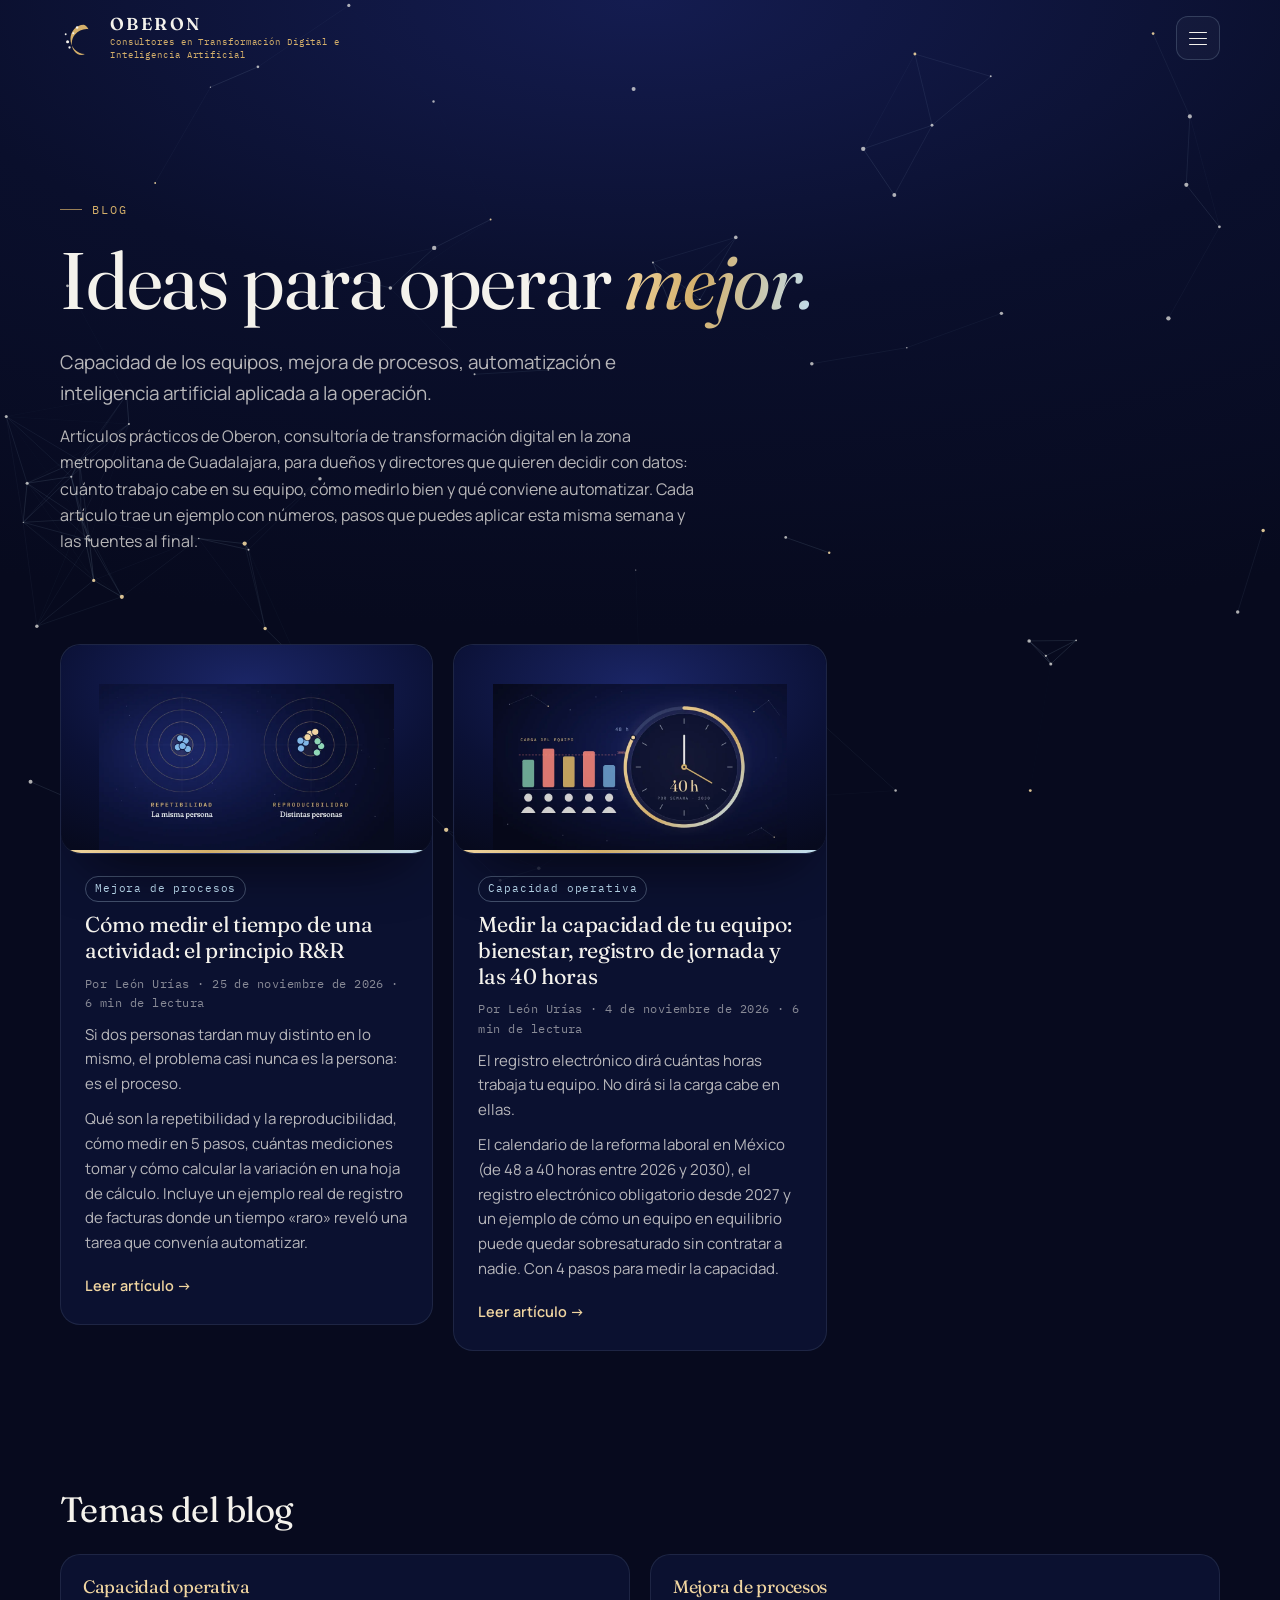
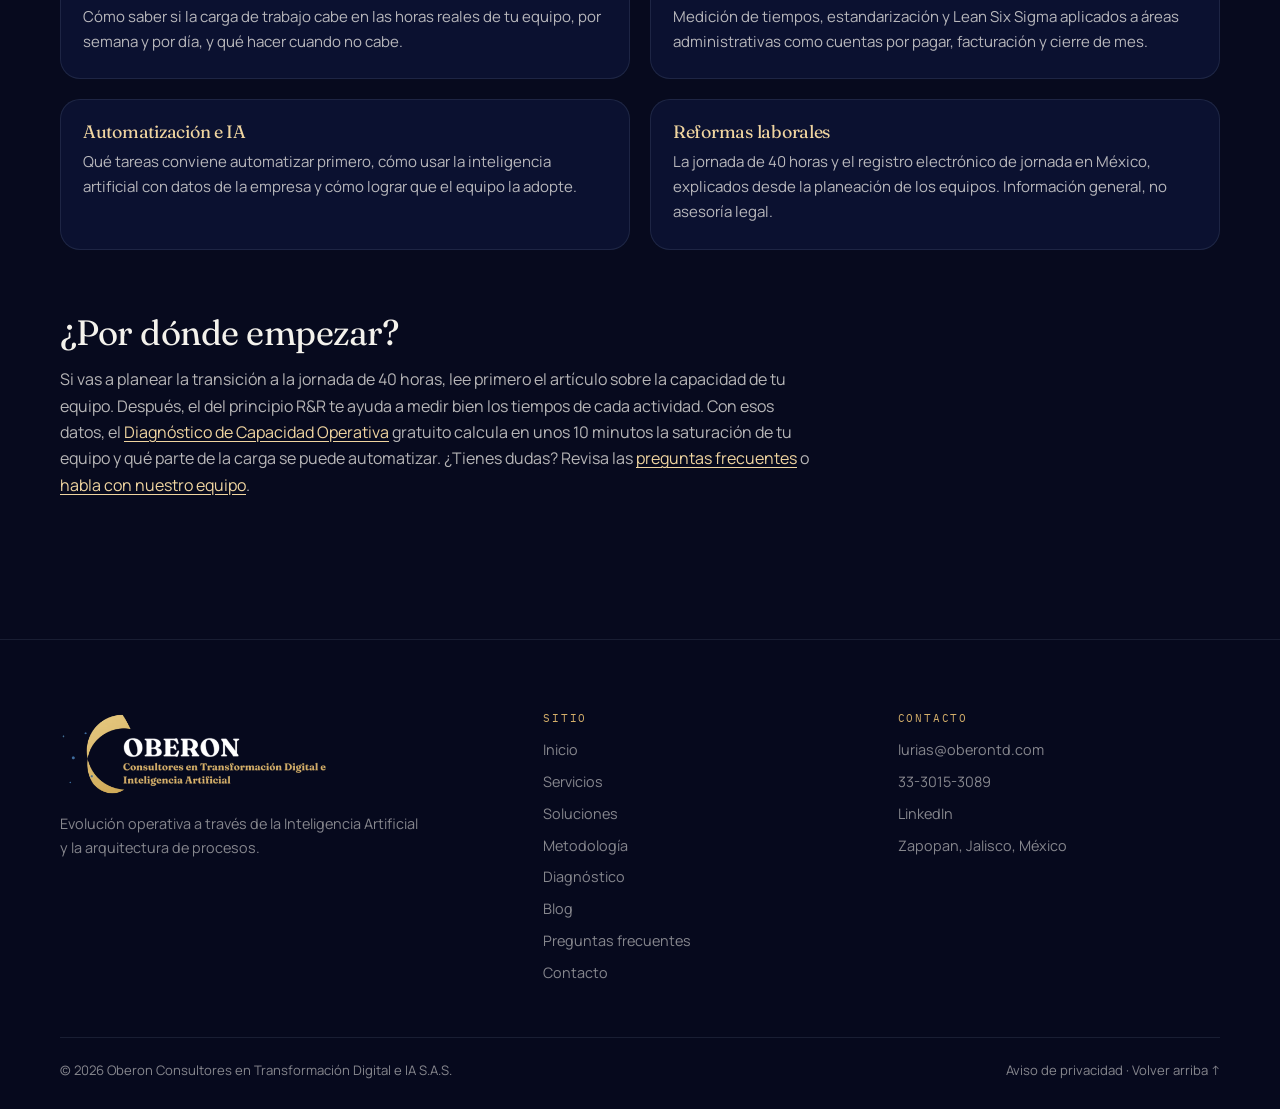
<file: blog/index.html>
<!DOCTYPE html>
<html lang="es">
<head>
<meta charset="UTF-8">
<meta name="viewport" content="width=device-width, initial-scale=1, viewport-fit=cover">
<title>Blog · Capacidad operativa, procesos e IA | Oberon</title>
<meta name="description" content="Blog de Oberon: capacidad de los equipos, mejora de procesos, automatización e inteligencia artificial aplicada a la operación.">
<meta name="theme-color" content="#0A0F2C">
<link rel="canonical" href="https://www.oberontd.com/blog/">
<meta name="robots" content="index, follow, max-image-preview:large">
<meta property="og:type" content="website">
<meta property="og:site_name" content="Oberon">
<meta property="og:title" content="Blog · Oberon">
<meta property="og:description" content="Capacidad de los equipos, mejora de procesos, automatización e IA aplicada a la operación.">
<meta property="og:url" content="https://www.oberontd.com/blog/">
<meta property="og:locale" content="es_MX">
<meta property="og:image" content="https://www.oberontd.com/img/og-oberon.jpg">
<meta name="twitter:card" content="summary_large_image">
<link rel="icon" href="/favicon.ico" sizes="any">
<link rel="icon" type="image/png" sizes="48x48" href="/img/icon/favicon-48.png">
<link rel="apple-touch-icon" href="/img/icon/apple-touch-icon.png">
<link rel="preconnect" href="https://fonts.googleapis.com">
<link rel="preconnect" href="https://fonts.gstatic.com" crossorigin>
<link href="https://fonts.googleapis.com/css2?family=Fraunces:ital,opsz,wght@0,9..144,300..700;1,9..144,300..700&family=Manrope:wght@400;500;600;700&family=IBM+Plex+Mono:wght@400;500&display=swap" rel="stylesheet">
<link rel="stylesheet" href="/assets/oberon.css">
<link rel="stylesheet" href="/assets/blog.css">
</head>
<body>
<canvas id="net" aria-hidden="true"></canvas>
<div class="progress" aria-hidden="true"></div>
<a class="skip" href="#main">Saltar al contenido</a>

<header class="nav" id="nav">
  <div class="wrap nav-inner">
    <a href="/" class="brand" aria-label="Oberon — inicio">
      <svg viewBox="0 0 40 40" fill="none" aria-hidden="true"><path d="M25 6C17 6 11 13 11 21c0 8.5 6.7 15.4 15.2 15.9C22.7 39 18 38 15 33.8c-3.6-5-3.4-12.4.6-17.2C19.4 12.4 24.6 10 30 10.8 28.6 8 26.9 6.7 25 6Z" fill="#D4AF6A"/><circle cx="8" cy="24" r="1.6" fill="#F4F2EC"/><circle cx="14" cy="15" r="1.1" fill="#F4F2EC"/><circle cx="6" cy="16" r="1" fill="#F4F2EC"/><circle cx="18" cy="9" r="1.3" fill="#F4F2EC"/><circle cx="10" cy="30" r="1.2" fill="#F4F2EC"/></svg>
      <span class="brand-name">OBERON<span class="brand-sub">Consultores en Transformación Digital e Inteligencia Artificial</span></span>
    </a>
    <nav class="nav-links" aria-label="Principal">
      <a href="/">Inicio</a>
      <a href="/servicios">Servicios</a>
      <a href="/soluciones">Soluciones</a>
      <a href="/#metodo">Metodología</a>
      <a href="/diagnostico">Diagnóstico</a>
      <a href="/blog/" aria-current="page">Blog</a>
      <a href="/contacto">Contacto</a>
    </nav>
    <a class="btn btn-primary nav-cta" href="https://outlook.office.com/book/OberonConsultoresenTransformacinDigital1@oberontd.com/?ismsaljsauthenabled" target="_blank" rel="noopener">Habla con nuestro equipo</a>
    <button class="burger" id="burger" type="button" aria-controls="mPanel" aria-expanded="false" aria-label="Abrir menú"><span></span><span></span><span></span></button>
  </div>
</header>
<div class="m-panel" id="mPanel" aria-hidden="true">
  <a class="m-link" href="/">Inicio<span>01</span></a>
  <a class="m-link" href="/servicios">Servicios<span>02</span></a>
  <a class="m-link" href="/soluciones">Soluciones<span>03</span></a>
  <a class="m-link" href="/#metodo">Metodología<span>04</span></a>
  <a class="m-link" href="/diagnostico">Diagnóstico<span>05</span></a>
  <a class="m-link" href="/blog/" aria-current="page">Blog<span>06</span></a>
  <a class="m-link" href="/contacto">Contacto<span>07</span></a>
  <a class="btn btn-primary" href="https://outlook.office.com/book/OberonConsultoresenTransformacinDigital1@oberontd.com/?ismsaljsauthenabled" target="_blank" rel="noopener">Habla con nuestro equipo</a>
</div>

<main id="main">
<section class="page-hero">
  <div class="wrap">
    <span class="label">Blog</span>
    <h1>Ideas para operar <em>mejor.</em></h1>
    <p>Capacidad de los equipos, mejora de procesos, automatización e inteligencia artificial aplicada a la operación.</p>
    <p>Artículos prácticos de Oberon, consultoría de transformación digital en la zona metropolitana de Guadalajara, para dueños y directores que quieren decidir con datos: cuánto trabajo cabe en su equipo, cómo medirlo bien y qué conviene automatizar. Cada artículo trae un ejemplo con números, pasos que puedes aplicar esta misma semana y las fuentes al final.</p>
  </div>
</section>
<section>
  <div class="wrap blog-list">
    <a class="blog-card" href="/blog/medir-tiempos-principio-rr">
      <div class="art"><img src="/img/blog/rr-hero-960.webp" width="960" height="540" alt="Ilustración: dos dianas con mediciones de tiempo agrupadas en el centro" loading="lazy" decoding="async"></div>
      <div class="in">
        <span class="tag">Mejora de procesos</span>
        <h2>Cómo medir el tiempo de una actividad: el principio R&amp;R</h2>
        <p class="meta">Por León Urías · <time datetime="2026-11-25">25 de noviembre de 2026</time> · 6 min de lectura</p>
        <p>Si dos personas tardan muy distinto en lo mismo, el problema casi nunca es la persona: es el proceso.</p>
        <p>Qué son la repetibilidad y la reproducibilidad, cómo medir en 5 pasos, cuántas mediciones tomar y cómo calcular la variación en una hoja de cálculo. Incluye un ejemplo real de registro de facturas donde un tiempo «raro» reveló una tarea que convenía automatizar.</p>
        <span class="more">Leer artículo →</span>
      </div>
    </a>
    <a class="blog-card" href="/blog/capacidad-equipos-jornada-40-horas">
      <div class="art"><img src="/img/blog/jornada40-hero-960.webp" width="960" height="540" alt="Ilustración: reloj de 40 horas por semana junto a la carga de un equipo" loading="lazy" decoding="async"></div>
      <div class="in">
        <span class="tag">Capacidad operativa</span>
        <h2>Medir la capacidad de tu equipo: bienestar, registro de jornada y las 40 horas</h2>
        <p class="meta">Por León Urías · <time datetime="2026-11-04">4 de noviembre de 2026</time> · 6 min de lectura</p>
        <p>El registro electrónico dirá cuántas horas trabaja tu equipo. No dirá si la carga cabe en ellas.</p>
        <p>El calendario de la reforma laboral en México (de 48 a 40 horas entre 2026 y 2030), el registro electrónico obligatorio desde 2027 y un ejemplo de cómo un equipo en equilibrio puede quedar sobresaturado sin contratar a nadie. Con 4 pasos para medir la capacidad.</p>
        <span class="more">Leer artículo →</span>
      </div>
    </a>
  </div>
</section>

<section class="blog-extra">
  <div class="wrap">
    <h2>Temas del blog</h2>
    <div class="blog-temas">
      <div><h3>Capacidad operativa</h3><p>Cómo saber si la carga de trabajo cabe en las horas reales de tu equipo, por semana y por día, y qué hacer cuando no cabe.</p></div>
      <div><h3>Mejora de procesos</h3><p>Medición de tiempos, estandarización y Lean Six Sigma aplicados a áreas administrativas como cuentas por pagar, facturación y cierre de mes.</p></div>
      <div><h3>Automatización e IA</h3><p>Qué tareas conviene automatizar primero, cómo usar la inteligencia artificial con datos de la empresa y cómo lograr que el equipo la adopte.</p></div>
      <div><h3>Reformas laborales</h3><p>La jornada de 40 horas y el registro electrónico de jornada en México, explicados desde la planeación de los equipos. Información general, no asesoría legal.</p></div>
    </div>
    <div class="blog-start">
      <h2>¿Por dónde empezar?</h2>
      <p>Si vas a planear la transición a la jornada de 40 horas, lee primero el artículo sobre la capacidad de tu equipo. Después, el del principio R&amp;R te ayuda a medir bien los tiempos de cada actividad. Con esos datos, el <a href="/diagnostico">Diagnóstico de Capacidad Operativa</a> gratuito calcula en unos 10 minutos la saturación de tu equipo y qué parte de la carga se puede automatizar. ¿Tienes dudas? Revisa las <a href="/#preguntas-frecuentes">preguntas frecuentes</a> o <a href="/contacto">habla con nuestro equipo</a>.</p>
    </div>
  </div>
</section>
</main>

<footer>
  <div class="wrap">
    <div class="foot-grid">
      <div>
        <img class="foot-logo" src="/img/oberon-logo.webp" alt="Oberon — Consultores en Transformación Digital e Inteligencia Artificial" width="1000" height="310" loading="lazy" decoding="async">
        <p>Evolución operativa a través de la Inteligencia Artificial y la arquitectura de procesos.</p>
      </div>
      <div>
        <h4>Sitio</h4>
        <ul><li><a href="/">Inicio</a></li><li><a href="/servicios">Servicios</a></li><li><a href="/soluciones">Soluciones</a></li><li><a href="/#metodo">Metodología</a></li><li><a href="/diagnostico">Diagnóstico</a></li><li><a href="/blog/">Blog</a></li><li><a href="/#preguntas-frecuentes">Preguntas frecuentes</a></li><li><a href="/contacto">Contacto</a></li></ul>
      </div>
      <div>
        <h4>Contacto</h4>
        <ul><li><a href="mailto:lurias@oberontd.com">lurias@oberontd.com</a></li><li><a href="tel:+523330153089">33-3015-3089</a></li><li><a href="https://www.linkedin.com/company/oberontd/" target="_blank" rel="noopener">LinkedIn</a></li><li>Zapopan, Jalisco, México</li></ul>
      </div>
    </div>
    <div class="foot-bottom">
      <span>© <span class="year"></span> Oberon Consultores en Transformación Digital e IA S.A.S.</span>
      <span><a href="/privacidad">Aviso de privacidad</a> · <a href="#main">Volver arriba ↑</a></span>
    </div>
  </div>
</footer>

<script src="/assets/oberon.js" defer></script>
</body>
</html>
</file>
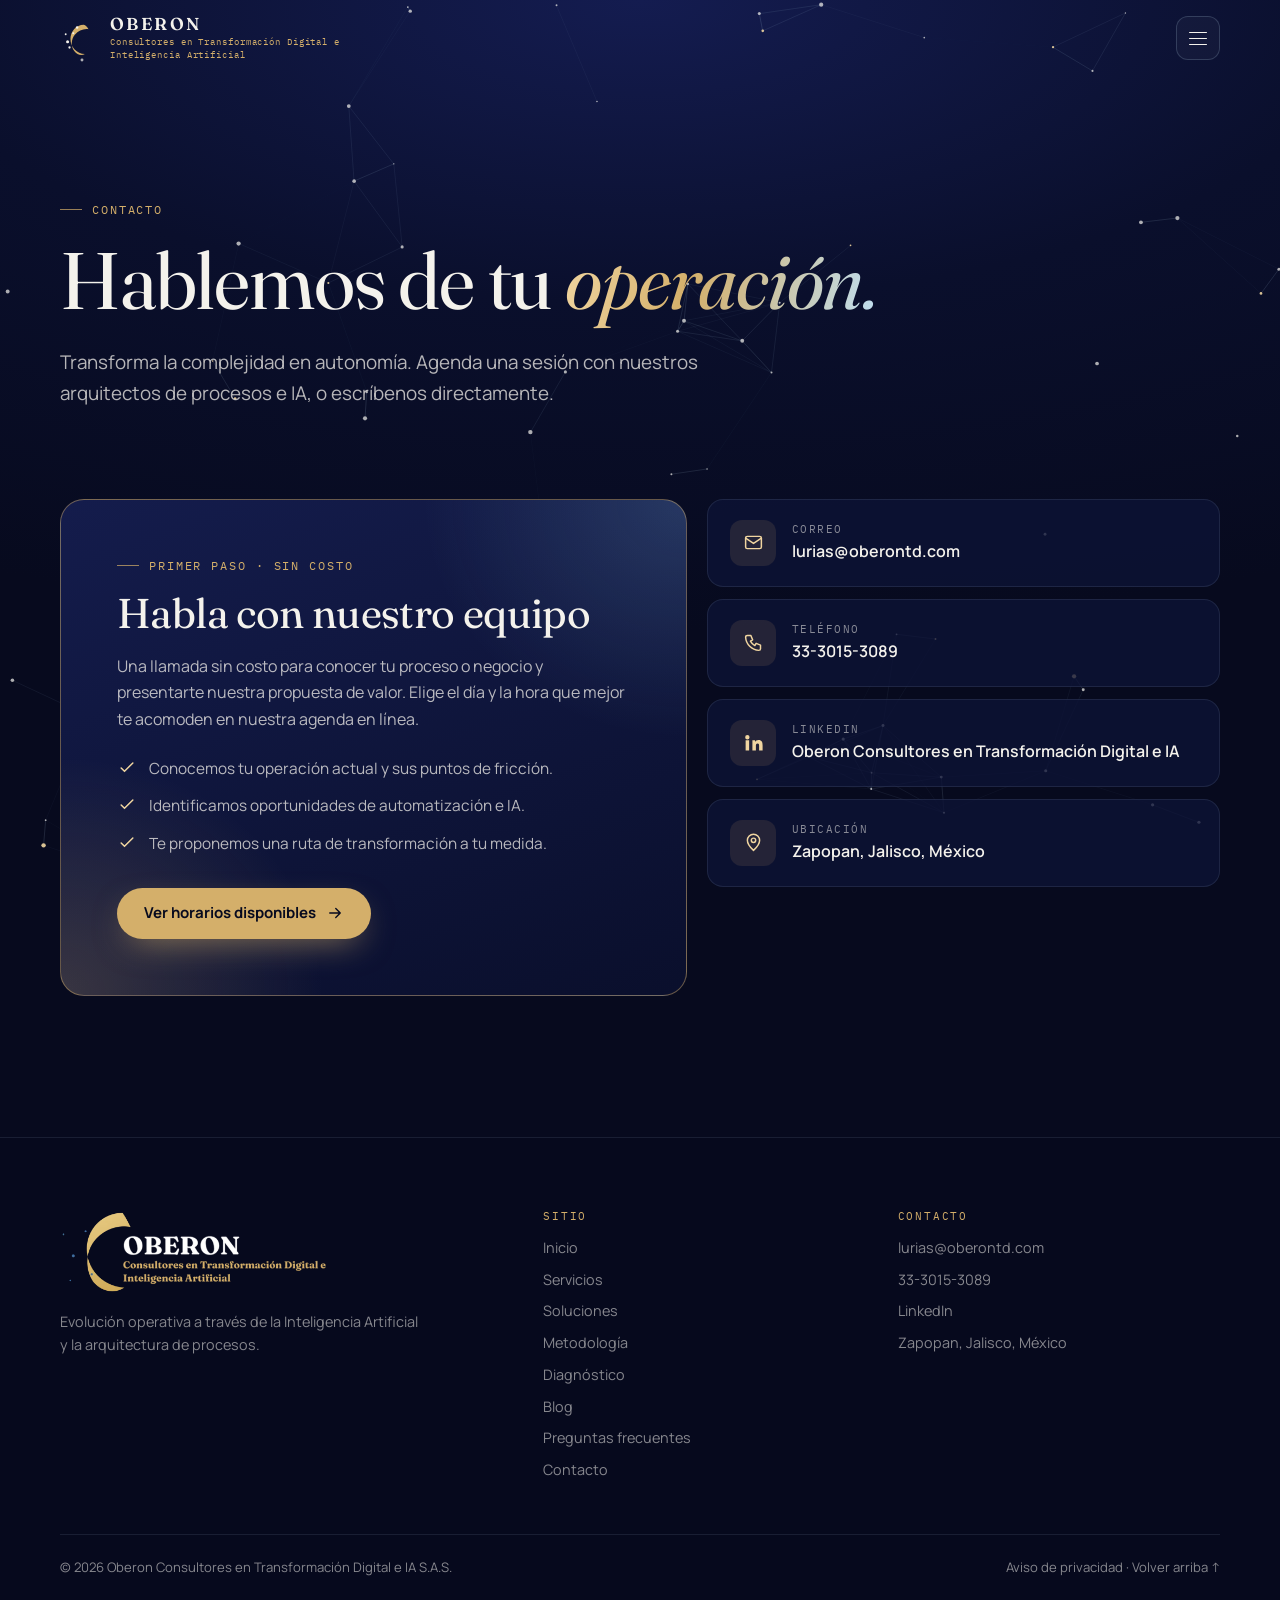
<file: contacto.html>
<!DOCTYPE html>
<html lang="es">
<head>
<meta charset="UTF-8">
<meta name="viewport" content="width=device-width, initial-scale=1, viewport-fit=cover">
<title>Contacto · Habla con nuestro equipo | Oberon Guadalajara</title>
<meta name="description" content="Habla con el equipo de Oberon, consultores en transformación digital e IA en Zapopan, zona metropolitana de Guadalajara. La primera llamada no tiene costo. Escríbenos a lurias@oberontd.com o llámanos al 33-3015-3089.">
<meta name="theme-color" content="#0A0F2C">
<link rel="canonical" href="https://www.oberontd.com/contacto">
<meta property="og:type" content="website">
<meta property="og:site_name" content="Oberon">
<meta property="og:title" content="Habla con nuestro equipo | Oberon">
<meta property="og:description" content="Hablemos de tu operación: agenda una sesión con nuestros arquitectos de procesos e IA.">
<meta property="og:url" content="https://www.oberontd.com/contacto">
<meta property="og:locale" content="es_MX">
<meta property="og:image" content="https://www.oberontd.com/img/og-oberon.jpg">
<meta property="og:image:width" content="1200">
<meta property="og:image:height" content="630">
<meta property="og:image:alt" content="Oberon: Diseñamos operaciones inteligentes y escalables">
<meta name="twitter:card" content="summary_large_image">
<meta name="robots" content="index, follow, max-image-preview:large">
<link rel="icon" href="/favicon.ico" sizes="any">
<link rel="icon" type="image/png" sizes="48x48" href="/img/icon/favicon-48.png">
<link rel="icon" type="image/png" sizes="192x192" href="/img/icon/icon-192.png">
<link rel="apple-touch-icon" href="/img/icon/apple-touch-icon.png">
<link rel="manifest" href="/site.webmanifest">
<link rel="preconnect" href="https://fonts.googleapis.com">
<link rel="preconnect" href="https://fonts.gstatic.com" crossorigin>
<link href="https://fonts.googleapis.com/css2?family=Fraunces:ital,opsz,wght@0,9..144,300..700;1,9..144,300..700&family=Manrope:wght@400;500;600;700&family=IBM+Plex+Mono:wght@400;500&display=swap" rel="stylesheet">
<link rel="stylesheet" href="assets/oberon.css">
<script type="application/ld+json">
{
 "@context": "https://schema.org",
 "@graph": [
  {
   "@type": "ProfessionalService",
   "@id": "https://www.oberontd.com/#organizacion",
   "name": "Oberon Consultores en Transformación Digital e IA",
   "alternateName": "Oberon",
   "legalName": "Oberon Consultores en Transformación Digital e IA S.A.S.",
   "url": "https://www.oberontd.com/",
   "logo": "https://www.oberontd.com/img/icon/icon-512.png",
   "image": "https://www.oberontd.com/img/og-oberon.jpg",
   "description": "Consultoría en transformación digital e Inteligencia Artificial: hiperautomatización, analítica de datos, adopción de IA y gobernanza con PMO bajo metodología Lean Six Sigma.",
   "telephone": "+52 33 3015 3089",
   "email": "lurias@oberontd.com",
   "address": {
    "@type": "PostalAddress",
    "addressLocality": "Zapopan",
    "addressRegion": "Jalisco",
    "postalCode": "45079",
    "addressCountry": "MX"
   },
   "areaServed": [
    {
     "@type": "City",
     "name": "Guadalajara"
    },
    {
     "@type": "City",
     "name": "Zapopan"
    },
    {
     "@type": "Country",
     "name": "México"
    },
    {
     "@type": "Place",
     "name": "Internacional"
    }
   ],
   "founder": {
    "@type": "Person",
    "name": "León Urías",
    "jobTitle": "Fundador"
   },
   "knowsAbout": [
    "Transformación digital",
    "Inteligencia Artificial",
    "Hiperautomatización",
    "Automatización de procesos",
    "Low-Code",
    "Power Automate",
    "Power BI",
    "Analítica de datos",
    "Lean Six Sigma",
    "Gestión del cambio",
    "PMO",
    "Gobernanza corporativa"
   ],
   "sameAs": [
    "https://www.linkedin.com/company/oberontd/"
   ],
   "hasOfferCatalog": {
    "@type": "OfferCatalog",
    "name": "Servicios",
    "itemListElement": [
     {
      "@type": "Offer",
      "itemOffered": {
       "@type": "Service",
       "name": "Hiperautomatización y Rediseño de Procesos",
       "url": "https://www.oberontd.com/servicios#automatizacion"
      }
     },
     {
      "@type": "Offer",
      "itemOffered": {
       "@type": "Service",
       "name": "Analítica Avanzada y Arquitectura de Datos",
       "url": "https://www.oberontd.com/servicios#datos"
      }
     },
     {
      "@type": "Offer",
      "itemOffered": {
       "@type": "Service",
       "name": "Gestión del Cambio y Adopción Digital",
       "url": "https://www.oberontd.com/servicios#adopcion"
      }
     },
     {
      "@type": "Offer",
      "itemOffered": {
       "@type": "Service",
       "name": "Gobernanza Institucional y PMO",
       "url": "https://www.oberontd.com/servicios#gobernanza"
      }
     }
    ]
   }
  },
  {
   "@type": "WebSite",
   "@id": "https://www.oberontd.com/#sitio",
   "url": "https://www.oberontd.com/",
   "name": "Oberon",
   "inLanguage": "es-MX",
   "publisher": {
    "@id": "https://www.oberontd.com/#organizacion"
   }
  },
  {
   "@type": "WebPage",
   "@id": "https://www.oberontd.com/contacto#pagina",
   "url": "https://www.oberontd.com/contacto",
   "name": "Contacto · Habla con nuestro equipo | Oberon Guadalajara",
   "description": "Habla con el equipo de Oberon, consultores en transformación digital e IA en Zapopan, zona metropolitana de Guadalajara. La primera llamada no tiene costo. Escríbenos a lurias@oberontd.com o llámanos al 33-3015-3089.",
   "inLanguage": "es-MX",
   "isPartOf": {
    "@id": "https://www.oberontd.com/#sitio"
   },
   "about": {
    "@id": "https://www.oberontd.com/#organizacion"
   }
  }
 ]
}
</script>
</head>
<body>
<canvas id="net" aria-hidden="true"></canvas>
<div class="progress" aria-hidden="true"></div>
<a class="skip" href="#main">Saltar al contenido</a>

<!-- ================= NAVEGACIÓN ================= -->
<header class="nav" id="nav">
  <div class="wrap nav-inner">
    <a href="/" class="brand" aria-label="Oberon — inicio">
      <svg viewBox="0 0 40 40" fill="none" aria-hidden="true"><path d="M25 6C17 6 11 13 11 21c0 8.5 6.7 15.4 15.2 15.9C22.7 39 18 38 15 33.8c-3.6-5-3.4-12.4.6-17.2C19.4 12.4 24.6 10 30 10.8 28.6 8 26.9 6.7 25 6Z" fill="#D4AF6A"/><circle cx="8" cy="24" r="1.6" fill="#F4F2EC"/><circle cx="14" cy="15" r="1.1" fill="#F4F2EC"/><circle cx="6" cy="16" r="1" fill="#F4F2EC"/><circle cx="18" cy="9" r="1.3" fill="#F4F2EC"/><circle cx="10" cy="30" r="1.2" fill="#F4F2EC"/></svg>
      <span class="brand-name">OBERON<span class="brand-sub">Consultores en Transformación Digital e Inteligencia Artificial</span></span>
    </a>
    <nav class="nav-links" aria-label="Principal">
      <a href="/">Inicio</a>
      <a href="/servicios">Servicios</a>
      <a href="/soluciones">Soluciones</a>
      <a href="/#metodo">Metodología</a>
      <a href="/diagnostico">Diagnóstico</a>
      <a href="/blog/">Blog</a>
      <a href="/contacto" aria-current="page">Contacto</a>
    </nav>
    <a class="btn btn-primary nav-cta" href="https://outlook.office.com/book/OberonConsultoresenTransformacinDigital1@oberontd.com/?ismsaljsauthenabled" target="_blank" rel="noopener">Habla con nuestro equipo</a>
    <button class="burger" id="burger" type="button" aria-controls="mPanel" aria-expanded="false" aria-label="Abrir menú"><span></span><span></span><span></span></button>
  </div>
</header>
<div class="m-panel" id="mPanel" aria-hidden="true">
  <a class="m-link" href="/">Inicio<span>01</span></a>
  <a class="m-link" href="/servicios">Servicios<span>02</span></a>
  <a class="m-link" href="/soluciones">Soluciones<span>03</span></a>
  <a class="m-link" href="/#metodo">Metodología<span>04</span></a>
  <a class="m-link" href="/diagnostico">Diagnóstico<span>05</span></a>
  <a class="m-link" href="/blog/">Blog<span>06</span></a>
  <a class="m-link" href="/contacto" aria-current="page">Contacto<span>07</span></a>
  <a class="btn btn-primary" href="https://outlook.office.com/book/OberonConsultoresenTransformacinDigital1@oberontd.com/?ismsaljsauthenabled" target="_blank" rel="noopener">Habla con nuestro equipo</a>
</div>

<main id="main">

<section class="page-hero">
  <div class="wrap">
    <span class="label reveal">Contacto</span>
    <h1 class="reveal" data-delay="1">Hablemos de tu <em>operación.</em></h1>
    <p class="reveal" data-delay="2">Transforma la complejidad en autonomía. Agenda una sesión con nuestros arquitectos de procesos e IA, o escríbenos directamente.</p>
  </div>
</section>

<section style="padding-bottom:var(--section)">
  <div class="wrap contact-grid">
    <div class="book reveal">
      <span class="label">Primer paso · sin costo</span>
      <h2>Habla con nuestro equipo</h2>
      <p>Una llamada sin costo para conocer tu proceso o negocio y presentarte nuestra propuesta de valor. Elige el día y la hora que mejor te acomoden en nuestra agenda en línea.</p>
      <ul>
        <li><svg viewBox="0 0 24 24" fill="none" stroke="currentColor" stroke-width="1.8" stroke-linecap="round" stroke-linejoin="round" aria-hidden="true"><path d="m5 12 4 4 10-10"/></svg>Conocemos tu operación actual y sus puntos de fricción.</li>
        <li><svg viewBox="0 0 24 24" fill="none" stroke="currentColor" stroke-width="1.8" stroke-linecap="round" stroke-linejoin="round" aria-hidden="true"><path d="m5 12 4 4 10-10"/></svg>Identificamos oportunidades de automatización e IA.</li>
        <li><svg viewBox="0 0 24 24" fill="none" stroke="currentColor" stroke-width="1.8" stroke-linecap="round" stroke-linejoin="round" aria-hidden="true"><path d="m5 12 4 4 10-10"/></svg>Te proponemos una ruta de transformación a tu medida.</li>
      </ul>
      <div class="btn-wrap"><a class="btn btn-primary" href="https://outlook.office.com/book/OberonConsultoresenTransformacinDigital1@oberontd.com/?ismsaljsauthenabled" target="_blank" rel="noopener">Ver horarios disponibles <svg viewBox="0 0 24 24" fill="none" stroke="currentColor" stroke-width="1.8" stroke-linecap="round" stroke-linejoin="round" aria-hidden="true"><path d="M5 12h14M13 6l6 6-6 6"/></svg></a></div>
    </div>
    <div class="c-list">
      <a class="c-row reveal" data-delay="1" href="mailto:lurias@oberontd.com"><span class="ico"><svg viewBox="0 0 24 24" fill="none" stroke="currentColor" stroke-width="1.7" stroke-linecap="round" stroke-linejoin="round" aria-hidden="true"><rect x="3" y="5" width="18" height="14" rx="2"/><path d="m3 7 9 6 9-6"/></svg></span><div><small>Correo</small><b>lurias@oberontd.com</b></div></a>
      <a class="c-row reveal" data-delay="1" href="tel:+523330153089"><span class="ico"><svg viewBox="0 0 24 24" fill="none" stroke="currentColor" stroke-width="1.7" stroke-linecap="round" stroke-linejoin="round" aria-hidden="true"><path d="M5 4h4l2 5-2.5 1.5a11 11 0 0 0 5 5L15 13l5 2v4a2 2 0 0 1-2 2A16 16 0 0 1 3 6a2 2 0 0 1 2-2"/></svg></span><div><small>Teléfono</small><b>33-3015-3089</b></div></a>
      <a class="c-row reveal" data-delay="2" href="https://www.linkedin.com/company/oberontd/" target="_blank" rel="noopener"><span class="ico"><svg viewBox="0 0 24 24" fill="currentColor" aria-hidden="true"><path d="M4.98 3.5a2.5 2.5 0 1 1 0 5 2.5 2.5 0 0 1 0-5ZM3 9.5h4V21H3V9.5Zm7 0h3.8v1.6h.06c.53-1 1.83-2.06 3.77-2.06 4.03 0 4.77 2.65 4.77 6.1V21h-4v-5.1c0-1.22-.02-2.78-1.7-2.78-1.7 0-1.96 1.33-1.96 2.7V21h-4V9.5Z"/></svg></span><div><small>LinkedIn</small><b>Oberon Consultores en Transformación Digital e IA</b></div></a>
      <div class="c-row reveal" data-delay="2"><span class="ico"><svg viewBox="0 0 24 24" fill="none" stroke="currentColor" stroke-width="1.7" stroke-linecap="round" stroke-linejoin="round" aria-hidden="true"><path d="M12 21s-7-6.2-7-11.5a7 7 0 0 1 14 0C19 14.8 12 21 12 21Z"/><circle cx="12" cy="9.5" r="2.5"/></svg></span><div><small>Ubicación</small><b>Zapopan, Jalisco, México</b></div></div>
    </div>
  </div>
</section>

</main>

<!-- ================= FOOTER ================= -->
<footer>
  <div class="wrap">
    <div class="foot-grid">
      <div>
        <img class="foot-logo" src="img/oberon-logo.webp" alt="Oberon — Consultores en Transformación Digital e Inteligencia Artificial" width="1000" height="310" loading="lazy" decoding="async">
        <p>Evolución operativa a través de la Inteligencia Artificial y la arquitectura de procesos.</p>
      </div>
      <div>
        <h4>Sitio</h4>
        <ul><li><a href="/">Inicio</a></li><li><a href="/servicios">Servicios</a></li><li><a href="/soluciones">Soluciones</a></li><li><a href="/#metodo">Metodología</a></li><li><a href="/diagnostico">Diagnóstico</a></li><li><a href="/blog/">Blog</a></li><li><a href="/#preguntas-frecuentes">Preguntas frecuentes</a></li><li><a href="/contacto">Contacto</a></li></ul>
      </div>
      <div>
        <h4>Contacto</h4>
        <ul><li><a href="mailto:lurias@oberontd.com">lurias@oberontd.com</a></li><li><a href="tel:+523330153089">33-3015-3089</a></li><li><a href="https://www.linkedin.com/company/oberontd/" target="_blank" rel="noopener">LinkedIn</a></li><li>Zapopan, Jalisco, México</li></ul>
      </div>
    </div>
    <div class="foot-bottom">
      <span>© <span class="year"></span> Oberon Consultores en Transformación Digital e IA S.A.S.</span>
      <span><a href="/privacidad">Aviso de privacidad</a> · <a href="#main">Volver arriba ↑</a></span>
    </div>
  </div>
</footer>

<script src="assets/oberon.js" defer></script>
</body>
</html>
</file>
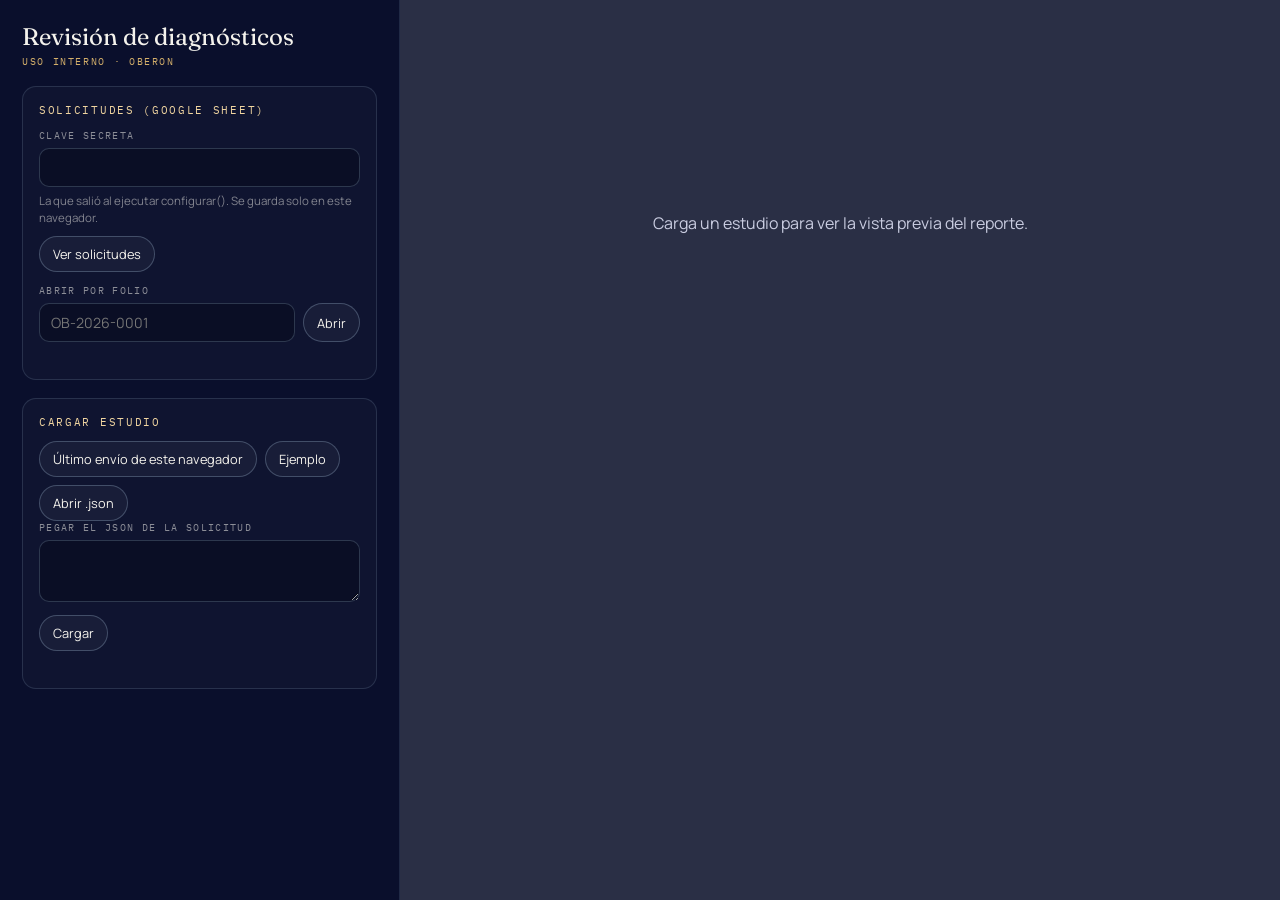
<file: diagnostico-revision.html>
<!DOCTYPE html>
<html lang="es">
<head>
<meta charset="UTF-8">
<meta name="viewport" content="width=device-width, initial-scale=1">
<title>Revisión de Diagnósticos | Oberon</title>
<meta name="robots" content="noindex, nofollow">
<link rel="icon" href="/favicon.ico" sizes="any">
<link rel="preconnect" href="https://fonts.googleapis.com">
<link rel="preconnect" href="https://fonts.gstatic.com" crossorigin>
<link href="https://fonts.googleapis.com/css2?family=Fraunces:ital,opsz,wght@0,9..144,300..700;1,9..144,300..700&family=Manrope:wght@400;500;600;700&family=IBM+Plex+Mono:wght@400;500&display=swap" rel="stylesheet">
<style>
/* ===== Página interna: revisión del estudio y generación del PDF ===== */
:root{
  --navy:#0A0F2C; --navy-2:#1B2350; --ink:#1B2350; --ink-2:#4A5275; --ink-3:#7A819E;
  --gold:#D4AF6A; --gold-d:#A9803A; --gold-2:#F0D5A0; --ice:#BFE0F5;
  --paper:#FFFFFF; --soft:#F6F4EE; --line:#E4E2DA;
  --serif:'Fraunces',Georgia,serif; --sans:'Manrope',system-ui,sans-serif; --mono:'IBM Plex Mono',ui-monospace,monospace;
}
*{box-sizing:border-box;}
html,body{margin:0;}
body{font-family:var(--sans);background:#2A2F45;color:var(--ink);-webkit-font-smoothing:antialiased;}
button,input,select,textarea{font:inherit;}

/* ---------- panel lateral ---------- */
.app{display:grid;grid-template-columns:400px 1fr;min-height:100vh;}
.side{background:#0A0F2C;color:#F4F2EC;padding:22px 22px 40px;height:100vh;overflow:auto;position:sticky;top:0;border-right:1px solid rgba(191,224,245,.12);}
.side h1{font-family:var(--serif);font-weight:400;font-size:1.5rem;margin:0;}
.side .sub{font-family:var(--mono);font-size:.64rem;letter-spacing:.16em;text-transform:uppercase;color:var(--gold);margin-top:4px;}
.box{margin-top:18px;padding:16px;border:1px solid rgba(191,224,245,.14);border-radius:14px;background:rgba(255,255,255,.025);}
.box h2{font-family:var(--mono);font-weight:400;font-size:.66rem;letter-spacing:.16em;text-transform:uppercase;color:var(--gold-2);margin:0 0 12px;}
.lbl{display:block;font-family:var(--mono);font-size:.6rem;letter-spacing:.14em;text-transform:uppercase;color:rgba(244,242,236,.55);margin:12px 0 6px;}
.lbl:first-of-type{margin-top:0;}
.in{width:100%;padding:9px 11px;border-radius:10px;border:1px solid rgba(191,224,245,.2);background:rgba(7,10,30,.6);color:#F4F2EC;font-size:.88rem;}
.in:focus{outline:none;border-color:var(--gold);}
textarea.in{resize:vertical;min-height:90px;line-height:1.5;}
select.in option{background:#0A0F2C;}
.hint{font-size:.72rem;color:rgba(244,242,236,.5);margin-top:6px;line-height:1.45;}
.row2{display:grid;grid-template-columns:1fr 1fr;gap:8px;}
.btns{display:flex;flex-wrap:wrap;gap:8px;}
.b{border:1px solid rgba(191,224,245,.25);background:rgba(255,255,255,.04);color:#F4F2EC;padding:8px 13px;border-radius:999px;font-size:.8rem;cursor:pointer;}
.b:hover{border-color:var(--gold);color:var(--gold-2);}
.b.pri{background:var(--gold);border-color:var(--gold);color:#0A0F2C;font-weight:700;}
.b.pri:hover{background:var(--gold-2);color:#0A0F2C;}
.b.big{width:100%;padding:13px;font-size:.95rem;border-radius:14px;}
.msg{font-size:.78rem;margin-top:8px;color:#ffb4a6;min-height:1em;}
.msg.ok{color:#8FD9B6;}
.warn{display:none;margin-top:12px;padding:10px 12px;border-radius:10px;background:rgba(255,138,122,.14);border:1px solid rgba(255,138,122,.4);color:#ffc9bd;font-size:.8rem;}
.warn.on{display:block;}
.rec{border:1px solid rgba(191,224,245,.14);border-radius:12px;padding:10px;margin-top:10px;background:rgba(7,10,30,.35);}
.rec .top{display:flex;gap:6px;}
.rec .top .in{flex:1;}
.rec textarea.in{min-height:60px;margin-top:6px;}
.rec select.in{margin-top:6px;}
.x{flex:none;width:36px;border-radius:10px;border:1px solid rgba(191,224,245,.2);background:transparent;color:rgba(244,242,236,.55);cursor:pointer;}
.x:hover{color:#ffb4a6;border-color:#ffb4a6;}
.lista{display:grid;gap:6px;margin-top:12px;max-height:260px;overflow:auto;}
.lista .it{text-align:left;border:1px solid rgba(191,224,245,.16);background:rgba(7,10,30,.4);color:#F4F2EC;border-radius:10px;padding:8px 10px;font-size:.8rem;cursor:pointer;}
.lista .it:hover,.lista .it.on{border-color:var(--gold);}
.lista .it span{display:block;font-size:.7rem;color:rgba(244,242,236,.55);margin-top:2px;}
.lista .it.late{border-color:rgba(255,138,122,.6);background:rgba(255,138,122,.1);}
.meta{font-size:.8rem;color:rgba(244,242,236,.75);line-height:1.6;}
.meta b{color:#fff;font-weight:600;}

/* ---------- vista previa ---------- */
.preview{padding:32px 24px 60px;overflow:auto;}
.pages{display:flex;flex-direction:column;align-items:center;gap:26px;}
.empty{color:#C9CCE0;text-align:center;margin-top:20vh;font-size:1rem;}

/* ---------- páginas del reporte (tamaño Carta) ---------- */
.page{width:8.5in;height:11in;background:var(--paper);position:relative;overflow:hidden;box-shadow:0 20px 50px -20px rgba(0,0,0,.6);
  -webkit-print-color-adjust:exact;print-color-adjust:exact;display:flex;flex-direction:column;}
.pg-in{flex:1;padding:.55in .6in .3in;display:flex;flex-direction:column;min-height:0;}
.pg-head{display:flex;justify-content:space-between;align-items:center;padding-bottom:12px;border-bottom:1px solid var(--line);margin-bottom:22px;}
.pg-brand{display:flex;align-items:center;gap:8px;font-family:var(--serif);font-weight:600;letter-spacing:.14em;font-size:.82rem;color:var(--ink);}
.pg-brand svg{width:24px;height:24px;}
.pg-ref{font-family:var(--mono);font-size:.56rem;letter-spacing:.12em;text-transform:uppercase;color:var(--ink-3);}
.pg-foot{display:flex;justify-content:space-between;padding:10px .6in 14px;font-family:var(--mono);font-size:.52rem;letter-spacing:.1em;text-transform:uppercase;color:var(--ink-3);border-top:1px solid var(--line);margin:0 0;}
.kick{font-family:var(--mono);font-size:.62rem;letter-spacing:.18em;text-transform:uppercase;color:var(--gold-d);}
.h2{font-family:var(--serif);font-weight:400;font-size:1.9rem;line-height:1.1;margin:6px 0 0;color:var(--ink);letter-spacing:-.01em;}
.lead{color:var(--ink-2);font-size:.86rem;margin:8px 0 0;line-height:1.5;}
.sec{margin-top:18px;}
.h3{font-family:var(--serif);font-weight:400;font-size:1.08rem;margin:0 0 6px;color:var(--ink);}
.cap{font-size:.7rem;color:var(--ink-3);margin:0 0 6px;}
p.txt{font-size:.82rem;line-height:1.6;color:var(--ink-2);margin:0 0 8px;}
.card{border:1px solid var(--line);border-radius:12px;padding:14px 16px;background:#fff;}
.card.soft{background:var(--soft);border-color:transparent;}

/* portada */
.cover{background:radial-gradient(120% 70% at 50% 0%,#18225C 0%,#0A0F2C 55%,#070A1E 100%);color:#F4F2EC;}
.cover .pg-in{padding:.7in .75in .6in;justify-content:space-between;}
.cover-logo{height:88px;width:auto;}
.cover-stars{position:absolute;inset:0;pointer-events:none;}
.cover .kick{color:var(--gold);}
.cover h1{font-family:var(--serif);font-weight:400;font-size:3.1rem;line-height:1.02;margin:14px 0 0;letter-spacing:-.02em;}
.cover h1 em{font-style:italic;color:var(--gold-2);}
.cover .client{font-family:var(--serif);font-size:1.6rem;margin-top:34px;color:#fff;}
.cover .client small{display:block;font-family:var(--mono);font-size:.6rem;letter-spacing:.16em;text-transform:uppercase;color:rgba(244,242,236,.55);margin-bottom:6px;}
.cover-meta{display:grid;grid-template-columns:repeat(3,1fr);gap:14px 20px;border-top:1px solid rgba(212,175,106,.4);padding-top:18px;}
.cover-meta small{display:block;font-family:var(--mono);font-size:.56rem;letter-spacing:.14em;text-transform:uppercase;color:rgba(244,242,236,.5);}
.cover-meta b{display:block;font-weight:600;font-size:.86rem;margin-top:4px;}
.cover-conf{font-size:.68rem;color:rgba(244,242,236,.55);margin-top:18px;line-height:1.5;max-width:5.6in;}
.gold-line{height:3px;background:linear-gradient(90deg,#c79a52,#f0d5a0,#c79a52);position:absolute;left:0;right:0;top:0;}

/* resumen */
.status{display:grid;grid-template-columns:2.6in 1fr;gap:22px;align-items:center;}
.status svg text.ax{fill:var(--ink-3);}
.badge{display:inline-flex;align-items:center;gap:7px;font-family:var(--mono);font-size:.6rem;letter-spacing:.14em;text-transform:uppercase;padding:5px 11px;border-radius:999px;border:1px solid currentColor;}
.badge i{width:7px;height:7px;border-radius:50%;background:currentColor;}
.c-libre{color:#3E7FB8;} .c-sano{color:#2E9E6E;} .c-limite{color:#B7861E;} .c-sobre{color:#D04A40;}
.bigmsg{font-family:var(--serif);font-size:1.3rem;line-height:1.28;margin:10px 0 0;color:var(--ink);}
.kpis{display:grid;grid-template-columns:repeat(4,1fr);gap:10px;margin-top:18px;}
.kpi{border:1px solid var(--line);border-radius:12px;padding:11px 13px;}
.kpi small{display:block;font-family:var(--mono);font-size:.52rem;letter-spacing:.12em;text-transform:uppercase;color:var(--ink-3);}
.kpi b{display:block;font-family:var(--serif);font-weight:400;font-size:1.55rem;margin-top:4px;color:var(--ink);}
.kpi span{display:block;font-size:.66rem;color:var(--ink-3);margin-top:2px;}
.interp{border-left:3px solid var(--gold);background:var(--soft);border-radius:0 12px 12px 0;padding:14px 18px;}
.interp p{font-size:.84rem;line-height:1.6;color:var(--ink);margin:0 0 8px;}
.interp p:last-child{margin:0;}
.interp .sig{font-family:var(--mono);font-size:.58rem;letter-spacing:.12em;text-transform:uppercase;color:var(--gold-d);margin-top:10px;}
ul.find{list-style:none;margin:0;padding:0;display:grid;gap:7px;}
ul.find li{position:relative;padding-left:18px;font-size:.8rem;line-height:1.5;color:var(--ink-2);}
ul.find li::before{content:'';position:absolute;left:2px;top:.55em;width:7px;height:7px;border-radius:2px;background:var(--gold);}

/* capacidad */
.two{display:grid;grid-template-columns:1fr 1fr;gap:18px;}
.crow{display:flex;justify-content:space-between;font-size:.76rem;padding:5px 0;border-bottom:1px dashed var(--line);color:var(--ink-2);}
.crow b{color:var(--ink);font-weight:600;font-variant-numeric:tabular-nums;}
.crow.eq span,.crow.eq b{color:var(--gold-d);}
.crow.tot{border:0;padding-top:9px;}
.crow.tot b{font-family:var(--serif);font-weight:400;font-size:1.25rem;color:var(--gold-d);}

/* gráficas reutilizadas del motor, en tema claro */
.page svg{display:block;width:100%;height:auto;overflow:visible;}
.page .pg-brand svg{width:24px;height:24px;flex:none;}
.page .ax{fill:#6B7290;font-family:'IBM Plex Mono',monospace;font-size:10px;}
.page .grid{stroke:#ECEAE3;}
.page .val{fill:var(--ink);font-family:'Manrope',sans-serif;font-size:10.5px;font-weight:700;}
.dx-legend{display:flex;flex-wrap:wrap;gap:4px 12px;margin-top:6px;font-size:.64rem;color:var(--ink-2);}
.dx-legend span{display:inline-flex;align-items:center;gap:5px;}
.dx-legend i{width:9px;height:9px;border-radius:2px;}
.dx-legend i.line{height:0;border-top:2px dashed #FF8A7A;border-radius:0;width:14px;}
.dx-hbars{display:grid;gap:9px;margin-top:8px;}
.dx-hbar{display:grid;grid-template-columns:1.4in 1fr .8in;gap:10px;align-items:center;font-size:.76rem;color:var(--ink-2);}
.dx-hbar div{height:20px;border-radius:5px;background:#F1EFE8;overflow:hidden;}
.dx-hbar i{display:block;height:100%;border-radius:5px;}
.dx-hbar b{font-variant-numeric:tabular-nums;color:var(--ink);}
.dx-heat{display:grid;gap:4px;margin-top:8px;font-size:.7rem;}
.dx-heat .hd{font-family:var(--mono);font-size:.56rem;letter-spacing:.06em;color:var(--ink-3);text-align:center;align-self:center;text-transform:capitalize;}
.dx-heat .cell{border-radius:6px;padding:8px 2px;text-align:center;color:var(--ink);font-weight:700;font-variant-numeric:tabular-nums;}
.insight{font-size:.74rem;line-height:1.5;color:var(--ink-2);margin:8px 0 0;padding:9px 12px;background:var(--soft);border-radius:8px;}

/* procesos */
table.pt{width:100%;border-collapse:collapse;font-size:.7rem;}
table.pt th{text-align:left;font-family:var(--mono);font-weight:400;font-size:.52rem;letter-spacing:.1em;text-transform:uppercase;color:var(--ink-3);padding:6px 6px;border-bottom:1.5px solid var(--ink);}
table.pt td{padding:5px 6px;border-bottom:1px solid var(--line);color:var(--ink-2);vertical-align:top;}
table.pt .n{text-align:right;font-variant-numeric:tabular-nums;}
table.pt td.n{color:var(--ink);font-weight:600;}
table.pt tfoot td{border-top:1.5px solid var(--ink);border-bottom:0;font-weight:700;color:var(--ink);}
.dot{display:inline-block;width:8px;height:8px;border-radius:2px;margin-right:6px;}
.qtag{display:inline-block;font-size:.58rem;padding:2px 7px;border-radius:999px;white-space:nowrap;}
.qWin{background:rgba(46,158,110,.14);color:#1F7A53;} .qQuick{background:rgba(62,127,184,.13);color:#2E6596;}
.qLean{background:rgba(183,134,30,.14);color:#8A6414;} .qLow{background:#F1EFE8;color:#6B7290;}
.page svg .q{fill:#6B7290;font-family:'IBM Plex Mono',monospace;font-size:9.5px;letter-spacing:.04em;}
.page svg .mid{stroke:#D9D6CC;stroke-dasharray:4 4;}
.page svg .axl{stroke:#C9C6BC;}
.page svg .pt{fill:var(--ink);font-family:'Manrope',sans-serif;font-size:11px;font-weight:700;}

/* recomendaciones */
.hz{margin-top:14px;}
.hz-t{display:flex;align-items:center;gap:10px;font-family:var(--mono);font-size:.6rem;letter-spacing:.16em;text-transform:uppercase;color:var(--gold-d);margin-bottom:8px;}
.hz-t::after{content:'';flex:1;height:1px;background:var(--line);}
.ritem{display:grid;grid-template-columns:28px 1fr;gap:10px;padding:9px 0;border-bottom:1px solid var(--line);}
.ritem:last-child{border:0;}
.ritem .nb{width:26px;height:26px;border-radius:50%;background:var(--navy-2);color:var(--gold-2);display:grid;place-items:center;font-family:var(--mono);font-size:.66rem;}
.ritem b{display:block;font-size:.84rem;color:var(--ink);}
.ritem span{display:block;font-size:.76rem;line-height:1.5;color:var(--ink-2);margin-top:2px;}
.cta{margin-top:auto;border-radius:14px;padding:18px 20px;background:linear-gradient(120deg,#0A0F2C,#1B2350);color:#F4F2EC;display:grid;grid-template-columns:1fr auto;gap:16px;align-items:center;}
.cta b{font-family:var(--serif);font-weight:400;font-size:1.2rem;display:block;}
.cta span{font-size:.76rem;color:rgba(244,242,236,.75);display:block;margin-top:4px;}
.cta a{display:inline-block;background:var(--gold);color:#0A0F2C;font-weight:700;font-size:.78rem;text-decoration:none;padding:10px 16px;border-radius:999px;white-space:nowrap;}
.cta .ct{font-size:.68rem;color:rgba(244,242,236,.6);margin-top:8px;}
.assume{font-size:.66rem;line-height:1.5;color:var(--ink-3);margin-top:12px;}

@page{size:letter;margin:0;}
@media print{
  body{background:#fff;}
  .app{display:block;}
  .side{display:none;}
  .preview{padding:0;overflow:visible;}
  .pages{gap:0;}
  .page{box-shadow:none;break-after:page;page-break-after:always;}
  .page:last-child{break-after:auto;page-break-after:auto;}
}
@media (max-width:1100px){.app{grid-template-columns:1fr;}.side{position:static;height:auto;}}
</style>
</head>
<body>
<div class="app">
  <aside class="side" id="side"></aside>
  <main class="preview"><div class="pages" id="pages"></div></main>
</div>

<script src="assets/diagnostico-config.js"></script>
<script src="assets/diagnostico-textos.js"></script>
<script src="assets/diagnostico-motor.js"></script>
<script>
(() => {
'use strict';
const AGENDA = 'https://outlook.office.com/book/OberonConsultoresenTransformacinDigital1@oberontd.com/?ismsaljsauthenabled';

/* ---------------- Textos del reporte ---------------- */
const R = {
es: {
  title:'Revisión de diagnósticos', sub:'Uso interno · Oberon',
  conn:'Solicitudes (Google Sheet)', connMissing:'Modo prototipo: falta pegar la URL de Apps Script en assets/diagnostico-config.js.', clave:'Clave secreta', claveH:'La que salió al ejecutar configurar(). Se guarda solo en este navegador.',
  pend:'Ver solicitudes', folioL:'Abrir por folio', open:'Abrir', badClave:'Clave incorrecta.', netErr:'No se pudo conectar con el Sheet.', notFound:'No encontré ese folio.',
  estadoL:'Estado en el Sheet', markSent:'Marcar como enviado', vence:'vence', none:'No hay solicitudes todavía.', working:'Consultando…',
  load:'Cargar estudio', loadLast:'Último envío de este navegador', loadEx:'Ejemplo', loadPaste:'Pegar el JSON de la solicitud', loadBtn:'Cargar', loadFile:'Abrir .json',
  noLast:'No hay envíos guardados en este navegador.', badJson:'El texto no es un estudio válido.', loaded:'Estudio cargado.',
  repLang:'Idioma del reporte', consultant:'Consultor', role:'Cargo', date:'Fecha de entrega',
  interp:'Interpretación del consultor', interpH:'Lectura de los resultados en el contexto del cliente. Separa párrafos con una línea en blanco.',
  recs:'Recomendaciones', recAdd:'Agregar', recDraft:'Generar borrador', recTitle:'Título', recDetail:'Detalle', hz:'Horizonte', hz1:'Inmediato', hz2:'30 a 60 días', hz3:'90 días o más', del:'Eliminar',
  next:'Próximos pasos', nextDef:'Sesión de revisión de resultados (60 min) para validar supuestos y priorizar la ruta.\n\nPropuesta de diagnóstico detallado de los procesos de Prioridad 1.',
  print:'Generar PDF', printH:'En la ventana de impresión elige «Guardar como PDF», tamaño Carta, márgenes Ninguno y activa «Gráficos de fondo».',
  overflow:'Ojo: la página {n} no cabe completa. Acorta el texto.', saved:'El borrador se guarda solo en este navegador.',
  study:'Estudio', contact:'Contacto', choose:'Carga un estudio para ver la vista previa del reporte.',
  coverKicker:'Reporte de diagnóstico', coverTitle:'Diagnóstico de <em>Capacidad Operativa</em>',
  prepFor:'Preparado para', prepBy:'Preparado por', folio:'Folio', dateL:'Fecha', scope:'Alcance', scopeDept:'Departamento', scopeProc:'Proceso', countryL:'País',
  conf:'Documento confidencial. Los procesos se identifican con códigos (P-01, P-02…); el cliente conserva el decodificador con los nombres reales.',
  p2:'Resumen ejecutivo', p2s:'Situación actual de la carga de trabajo frente a la capacidad instalada.', kInterp:'Interpretación del consultor', findings:'Hallazgos clave',
  fAuto:'El {a} de la carga es automatizable: ≈ {h} h al año, equivalentes a {f} FTE.', fTop:'{c} concentra el {p} de la carga total ({h} h al año).',
  p3:'Capacidad instalada y carga anual', p3s:'Cuántas horas tiene realmente el equipo y cómo se consumen a lo largo del año.',
  capHow:'Cómo se calcula', capHowT:'Partimos de la jornada y descontamos comida, descansos, feriados y vacaciones. El resultado son las horas que una persona puede dedicar al trabajo en un año (1 FTE). La carga de cada proceso es tiempo × volumen × ejecuciones al año, más el retrabajo.',
  p4:'Ritmo de trabajo', p4s:'Cómo se reparte la carga entre las semanas y los días de un mes típico.',
  p5:'Procesos y oportunidades', p5s:'Peso de cada proceso en la carga y su potencial de automatización.',
  thFreq:'Frecuencia', thHours:'h / año', thShare:'% carga', thAuto:'Automatizable', thQuad:'Cuadrante', mxT:'Matriz de prioridad',
  mxNote:'Arriba a la derecha quedan los procesos con mucha carga y alto potencial de automatización: son los primeros candidatos.',
  p6:'Recomendaciones y ruta de mejora', p6s:'Acciones sugeridas por horizonte de implementación.', nextT:'Próximos pasos', recEmpty:'Sin recomendaciones capturadas.',
  ctaT:'Agenda tu sesión de revisión', ctaD:'Revisemos juntos estos resultados y la ruta de implementación.', ctaB:'Agendar sesión',
  assume:'Supuestos: los resultados dependen de los datos capturados por el cliente. Los procesos diarios consideran {d} días laborales al año; la capacidad descuenta {h} feriados y {v} días de vacaciones. El potencial de automatización es una estimación preliminar que se valida en el diagnóstico detallado.',
  pageOf:'Página {n} de {t}',
  rGapT:'Cerrar la brecha de capacidad', rGapD:'La carga supera la capacidad en ≈ {h} h al año ({f} FTE). Antes de contratar, priorizar la automatización de los procesos de Prioridad 1, que podría liberar ≈ {l} h al año.',
  rFreeT:'Aprovechar la capacidad disponible', rFreeD:'El equipo puede absorber ≈ {h} h al año de nuevo alcance ({f} FTE) sin afectar el servicio.',
  rAutoT:'Automatizar {c}', rAutoD:'Potencial estimado de {a} (≈ {h} h al año). Usa {tools}: buen candidato para flujos con Power Automate, RPA o integraciones.',
  rStdT:'Estandarizar y documentar {c}', rStdD:'Mapear el proceso de punta a punta y definir reglas de decisión para reducir variación y retrabajo antes de automatizar.',
  rBalT:'Balancear la carga entre días', rBalD:'Mover actividades de los días con mayor uso hacia los de menor uso y escalonar los cierres para reducir los picos.',
  rRwT:'Reducir el retrabajo en {c}', rRwD:'Las correcciones agregan un {r} al tiempo del proceso. Atacar la causa raíz con controles en el origen.',
},
en: {
  title:'Assessment review', sub:'Internal use · Oberon',
  load:'Load study', loadLast:'Last submission in this browser', loadEx:'Example', loadPaste:'Paste the request JSON', loadBtn:'Load', loadFile:'Open .json',
  noLast:'No submissions saved in this browser.', badJson:'The text is not a valid study.', loaded:'Study loaded.',
  repLang:'Report language', consultant:'Consultant', role:'Title', date:'Delivery date',
  interp:'Consultant interpretation', interpH:'A reading of the results in the client’s context. Separate paragraphs with a blank line.',
  recs:'Recommendations', recAdd:'Add', recDraft:'Generate draft', recTitle:'Title', recDetail:'Detail', hz:'Horizon', hz1:'Immediate', hz2:'30 to 60 days', hz3:'90 days or more', del:'Delete',
  next:'Next steps', nextDef:'Results review session (60 min) to validate assumptions and prioritize the roadmap.\n\nProposal for a detailed assessment of the Priority 1 processes.',
  print:'Generate PDF', printH:'In the print dialog choose “Save as PDF”, Letter size, no margins and enable “Background graphics”.',
  overflow:'Heads up: page {n} does not fit. Shorten the text.', saved:'The draft is saved only in this browser.',
  study:'Study', contact:'Contact', choose:'Load a study to preview the report.',
  coverKicker:'Assessment report', coverTitle:'Operational <em>Capacity Assessment</em>',
  prepFor:'Prepared for', prepBy:'Prepared by', folio:'Reference', dateL:'Date', scope:'Scope', scopeDept:'Department', scopeProc:'Process', countryL:'Country',
  conf:'Confidential document. Processes are identified by codes (P-01, P-02…); the client keeps the decoder with the real names.',
  p2:'Executive summary', p2s:'Current workload compared with installed capacity.', kInterp:'Consultant interpretation', findings:'Key findings',
  fAuto:'{a} of the workload can be automated: about {h} h per year, equal to {f} FTE.', fTop:'{c} accounts for {p} of the total workload ({h} h per year).',
  p3:'Installed capacity and annual workload', p3s:'How many hours the team really has and how they are used throughout the year.',
  capHow:'How it is calculated', capHowT:'We start from the workday and deduct lunch, breaks, holidays and vacation. The result is the hours one person can devote to work in a year (1 FTE). Each process’s workload is time × volume × runs per year, plus rework.',
  p4:'Work rhythm', p4s:'How the workload is spread across the weeks and days of a typical month.',
  p5:'Processes and opportunities', p5s:'Each process’s share of the workload and its automation potential.',
  thFreq:'Frequency', thHours:'h / year', thShare:'% load', thAuto:'Automatable', thQuad:'Quadrant', mxT:'Priority matrix',
  mxNote:'Top right are the processes with a heavy workload and high automation potential: they are the first candidates.',
  p6:'Recommendations and improvement roadmap', p6s:'Suggested actions by implementation horizon.', nextT:'Next steps', recEmpty:'No recommendations entered.',
  ctaT:'Book your review session', ctaD:'Let’s review these results and the implementation roadmap together.', ctaB:'Book a session',
  assume:'Assumptions: results depend on the data entered by the client. Daily processes assume {d} working days per year; capacity deducts {h} holidays and {v} vacation days. The automation potential is a preliminary estimate validated during the detailed assessment.',
  pageOf:'Page {n} of {t}',
  rGapT:'Close the capacity gap', rGapD:'The workload exceeds capacity by about {h} h per year ({f} FTE). Before hiring, prioritize automating the Priority 1 processes, which could free about {l} h per year.',
  rFreeT:'Use the available capacity', rFreeD:'The team can absorb about {h} h per year of new scope ({f} FTE) without affecting service.',
  rAutoT:'Automate {c}', rAutoD:'Estimated potential of {a} (about {h} h per year). It uses {tools}: a good candidate for Power Automate, RPA or integration flows.',
  rStdT:'Standardize and document {c}', rStdD:'Map the process end to end and define decision rules to reduce variation and rework before automating.',
  rBalT:'Balance the workload across days', rBalD:'Move activities from the busiest days to the lightest ones and stagger closings to reduce peaks.',
  rRwT:'Reduce rework in {c}', rRwD:'Corrections add {r} to the process time. Address the root cause with controls at the source.',
},
pt: {
  title:'Revisão de diagnósticos', sub:'Uso interno · Oberon',
  load:'Carregar estudo', loadLast:'Último envio deste navegador', loadEx:'Exemplo', loadPaste:'Colar o JSON da solicitação', loadBtn:'Carregar', loadFile:'Abrir .json',
  noLast:'Não há envios salvos neste navegador.', badJson:'O texto não é um estudo válido.', loaded:'Estudo carregado.',
  repLang:'Idioma do relatório', consultant:'Consultor', role:'Cargo', date:'Data de entrega',
  interp:'Interpretação do consultor', interpH:'Leitura dos resultados no contexto do cliente. Separe parágrafos com uma linha em branco.',
  recs:'Recomendações', recAdd:'Adicionar', recDraft:'Gerar rascunho', recTitle:'Título', recDetail:'Detalhe', hz:'Horizonte', hz1:'Imediato', hz2:'30 a 60 dias', hz3:'90 dias ou mais', del:'Excluir',
  next:'Próximos passos', nextDef:'Sessão de revisão dos resultados (60 min) para validar premissas e priorizar o roteiro.\n\nProposta de diagnóstico detalhado dos processos de Prioridade 1.',
  print:'Gerar PDF', printH:'Na janela de impressão escolha «Salvar como PDF», tamanho Carta, margens Nenhuma e ative «Gráficos de fundo».',
  overflow:'Atenção: a página {n} não cabe inteira. Encurte o texto.', saved:'O rascunho fica salvo apenas neste navegador.',
  study:'Estudo', contact:'Contato', choose:'Carregue um estudo para ver a prévia do relatório.',
  coverKicker:'Relatório de diagnóstico', coverTitle:'Diagnóstico de <em>Capacidade Operacional</em>',
  prepFor:'Preparado para', prepBy:'Preparado por', folio:'Protocolo', dateL:'Data', scope:'Escopo', scopeDept:'Departamento', scopeProc:'Processo', countryL:'País',
  conf:'Documento confidencial. Os processos são identificados por códigos (P-01, P-02…); o cliente guarda o decodificador com os nomes reais.',
  p2:'Resumo executivo', p2s:'Situação atual da carga de trabalho frente à capacidade instalada.', kInterp:'Interpretação do consultor', findings:'Principais achados',
  fAuto:'{a} da carga é automatizável: ≈ {h} h por ano, equivalentes a {f} FTE.', fTop:'{c} concentra {p} da carga total ({h} h por ano).',
  p3:'Capacidade instalada e carga anual', p3s:'Quantas horas a equipe realmente tem e como são consumidas ao longo do ano.',
  capHow:'Como é calculado', capHowT:'Partimos da jornada e descontamos almoço, pausas, feriados e férias. O resultado são as horas que uma pessoa pode dedicar ao trabalho em um ano (1 FTE). A carga de cada processo é tempo × volume × execuções por ano, mais o retrabalho.',
  p4:'Ritmo de trabalho', p4s:'Como a carga se distribui entre as semanas e os dias de um mês típico.',
  p5:'Processos e oportunidades', p5s:'Peso de cada processo na carga e seu potencial de automação.',
  thFreq:'Frequência', thHours:'h / ano', thShare:'% carga', thAuto:'Automatizável', thQuad:'Quadrante', mxT:'Matriz de prioridade',
  mxNote:'No canto superior direito ficam os processos com muita carga e alto potencial de automação: são os primeiros candidatos.',
  p6:'Recomendações e roteiro de melhoria', p6s:'Ações sugeridas por horizonte de implementação.', nextT:'Próximos passos', recEmpty:'Sem recomendações registradas.',
  ctaT:'Agende sua sessão de revisão', ctaD:'Vamos revisar juntos estes resultados e o roteiro de implementação.', ctaB:'Agendar sessão',
  assume:'Premissas: os resultados dependem dos dados informados pelo cliente. Processos diários consideram {d} dias úteis por ano; a capacidade desconta {h} feriados e {v} dias de férias. O potencial de automação é uma estimativa preliminar validada no diagnóstico detalhado.',
  pageOf:'Página {n} de {t}',
  rGapT:'Fechar a lacuna de capacidade', rGapD:'A carga supera a capacidade em ≈ {h} h por ano ({f} FTE). Antes de contratar, priorizar a automação dos processos de Prioridade 1, que poderia liberar ≈ {l} h por ano.',
  rFreeT:'Aproveitar a capacidade disponível', rFreeD:'A equipe pode absorver ≈ {h} h por ano de novo escopo ({f} FTE) sem afetar o serviço.',
  rAutoT:'Automatizar {c}', rAutoD:'Potencial estimado de {a} (≈ {h} h por ano). Usa {tools}: bom candidato para fluxos com Power Automate, RPA ou integrações.',
  rStdT:'Padronizar e documentar {c}', rStdD:'Mapear o processo de ponta a ponta e definir regras de decisão para reduzir variação e retrabalho antes de automatizar.',
  rBalT:'Balancear a carga entre os dias', rBalD:'Mover atividades dos dias mais carregados para os mais leves e escalonar os fechamentos para reduzir os picos.',
  rRwT:'Reduzir o retrabalho em {c}', rRwD:'As correções adicionam {r} ao tempo do processo. Atacar a causa raiz com controles na origem.',
}};

/* ---------------- Conexión con el Sheet ---------------- */
const ENDPOINT = (window.DX_CONFIG && window.DX_CONFIG.endpoint) || '';
let CLAVE = ''; try { CLAVE = localStorage.getItem('oberon-dx-clave') || ''; } catch (e) {}
let LISTA = null, ESTADO = null, CMSG = '';
const api = (params) => fetch(ENDPOINT + '?' + new URLSearchParams(Object.assign({}, params, { clave:CLAVE }))).then((r) => r.json());
const apiPost = (body) => fetch(ENDPOINT, { method:'POST', body:JSON.stringify(Object.assign({}, body, { clave:CLAVE })) }).then((r) => r.json());
const apiErr = (j) => (j && j.error === 'clave' ? R.es.badClave : j && j.error === 'folio' ? R.es.notFound : R.es.netErr);
function cmsg(txt, ok) { CMSG = txt; const m = document.getElementById('cmsg'); if (m) { m.textContent = txt; m.className = 'msg' + (ok ? ' ok' : ''); } }
function openFolio(folio) {
  cmsg(R.es.working, true);
  return api({ accion:'estudio', folio }).then((j) => {
    if (!j.ok) throw j;
    ESTADO = j.estado; loadPayload(j.estudio); cmsg('');
    if (ESTADO === 'Nuevo') apiPost({ accion:'estado', folio, estado:'En revisión' }).then((k) => { if (k.ok) { ESTADO = 'En revisión'; renderSide(); } });
  }).catch((j) => cmsg(apiErr(j)));
}

/* ---------------- Estado ---------------- */
let P = null;            // solicitud cargada (lo que llega del Sheet)
let RS = null;           // borrador del consultor para ese folio
const LANGS = ['es','en','pt'];
const lang = () => (RS && RS.lang) || 'es';
const t = (k) => R[lang()][k] ?? window.DX_TEXT[lang()][k] ?? R.es[k] ?? window.DX_TEXT.es[k] ?? k;
let CW = 700;
const E = createDxEngine({ state:() => Object.assign({}, P ? P.entrada : {}, { lang:lang() }), t, chartW:() => CW });
const { fill, esc, num, nf, pct, fte, dayName, calc, status, stackChart, annualChart, heatmap, balanceMsg, gauge, matrix, quadrant } = E;
const tl = (k) => R.es[k] ?? k; // el panel interno siempre en español

const draftKey = (f) => 'oberon-dx-rev-' + f;
const saveDraft = () => { try { if (P) localStorage.setItem(draftKey(P.folio), JSON.stringify(RS)); } catch (e) {} };
const today = () => new Date().toISOString().slice(0, 10);

function samplePayload() {
  const procs = [
    { time:45, unit:'min', qty:1, freq:'d', days:[0], weeks:[1,2,3,4], week:4, steps:18, tools:['excel','portal','erp'], doc:'partial', rules:'rFixed', input:'iStruct', rework:10 },
    { time:6, unit:'min', qty:65, freq:'d', days:[0], weeks:[1,2,3,4], week:4, steps:12, tools:['outlook','pdf','erp'], doc:'yes', rules:'rFixed', input:'iUnstr', rework:5 },
    { time:24, unit:'h', qty:1, freq:'m', days:[0,1,2], weeks:[1,2,3,4], week:4, steps:40, tools:['excel','erp'], doc:'partial', rules:'rMixed', input:'iStruct', rework:'' },
    { time:2, unit:'h', qty:1, freq:'w', days:[0,2,4], weeks:[1,2,3], week:4, steps:10, tools:['excel','outlook','bi'], doc:'yes', rules:'rFixed', input:'iStruct', rework:'' },
    { time:20, unit:'min', qty:12, freq:'d', days:[0], weeks:[1,2,3,4], week:4, steps:8, tools:['outlook','phone','whatsapp'], doc:'no', rules:'rJudg', input:'iUnstr', rework:15 },
    { time:24, unit:'h', qty:1, freq:'t', days:[0], weeks:[1,2,3,4], week:4, steps:30, tools:['excel','word','paper'], doc:'no', rules:'rMixed', input:'iPaper', rework:'' },
  ];
  return { folio:'OB-2026-0042', fecha:new Date().toISOString(), idioma:'es', version:1,
    contacto:{ nombre:'Mariana López', empresa:'Distribuidora Ejemplo S.A. de C.V.', puesto:'Gerente de Finanzas', correo:'mariana@ejemplo.com', telefono:'', quiereContacto:true },
    entrada:{ mode:'dept', country:'MX', hoursDay:9, lunch:60, breaks:30, daysWeek:5, holidays:7, vacation:12, people:2, dedication:100, procs } };
}

function loadPayload(p) {
  if (!p || !p.entrada || !Array.isArray(p.entrada.procs) || !p.folio) throw new Error('bad');
  P = p;
  let d = null;
  try { d = JSON.parse(localStorage.getItem(draftKey(p.folio)) || 'null'); } catch (e) {}
  RS = d || { lang:LANGS.includes(p.idioma) ? p.idioma : 'es', consultant:'León Urías', role:'Oberon · Transformación Digital e IA', date:today(), interp:'', recs:[], next:R[LANGS.includes(p.idioma) ? p.idioma : 'es'].nextDef };
  renderSide(); renderReport();
}

/* ---------------- Borrador automático de recomendaciones ---------------- */
function draftRecs(r) {
  const out = [];
  const gap = r.total - r.capTeam, fteH = (h) => fte(r.capPerson ? h / r.capPerson : 0);
  const wins = r.procs.filter((x) => quadrant(x, r) === 'qWin').sort((a, b) => b.lib - a.lib);
  if (gap > 0) out.push({ title:t('rGapT'), detail:fill(t('rGapD'), { h:nf(gap), f:fteH(gap), l:nf(wins.reduce((a, x) => a + x.lib, 0) || r.lib) }), hz:'1' });
  else if (r.util < .7) out.push({ title:t('rFreeT'), detail:fill(t('rFreeD'), { h:nf(-gap), f:fteH(-gap) }), hz:'2' });
  const tools = (x) => x.p.tools.map((k) => window.DX_TEXT[lang()].tools[k]).join(', ');
  (wins.length ? wins : r.procs.slice().sort((a, b) => b.lib - a.lib)).slice(0, 2)
    .forEach((x) => out.push({ title:fill(t('rAutoT'), { c:x.code }), detail:fill(t('rAutoD'), { a:pct(x.auto), h:nf(x.lib), tools:tools(x) || '—' }), hz:'2' }));
  r.procs.filter((x) => x.p.doc === 'no' || x.p.rules === 'rJudg').slice(0, 1)
    .forEach((x) => out.push({ title:fill(t('rStdT'), { c:x.code }), detail:t('rStdD'), hz:'1' }));
  const rw = r.procs.filter((x) => num(x.p.rework) >= 10).sort((a, b) => num(b.p.rework) - num(a.p.rework))[0];
  if (rw) out.push({ title:fill(t('rRwT'), { c:rw.code }), detail:fill(t('rRwD'), { r:nf(num(rw.p.rework)) + '%' }), hz:'2' });
  const cells = []; r.cells.forEach((w) => w.forEach((d) => cells.push(r.capDay ? d.reduce((a, b) => a + b, 0) / r.capDay : 0)));
  if (Math.max(...cells) - Math.min(...cells) > .35) out.push({ title:t('rBalT'), detail:t('rBalD'), hz:'1' });
  return out;
}

/* ---------------- Panel lateral ---------------- */
const $side = document.getElementById('side'), $pages = document.getElementById('pages');
function renderSide() {
  const c = P ? P.contacto || {} : {};
  $side.innerHTML = `
    <h1>${esc(tl('title'))}</h1><div class="sub">${esc(tl('sub'))}</div>
    <div class="box"><h2>${esc(tl('conn'))}</h2>
      ${!ENDPOINT ? `<div class="hint" style="margin:0">${esc(tl('connMissing'))}</div>` : `
      <label class="lbl">${esc(tl('clave'))}</label><input class="in" type="password" id="clave" value="${esc(CLAVE)}" autocomplete="off">
      <div class="hint">${esc(tl('claveH'))}</div>
      <div class="btns" style="margin-top:10px"><button class="b" data-a="list">${esc(tl('pend'))}</button></div>
      <label class="lbl">${esc(tl('folioL'))}</label>
      <div class="row2" style="grid-template-columns:1fr auto"><input class="in" id="folioIn" placeholder="OB-2026-0001"><button class="b" data-a="open">${esc(tl('open'))}</button></div>
      <div class="msg" id="cmsg">${esc(CMSG)}</div>
      ${LISTA ? (LISTA.length ? `<div class="lista">${LISTA.map((x) => { const late = x.estado !== 'Enviado' && x.estado !== 'Descartado' && new Date(x.vence) < new Date(); return `<button class="it${late ? ' late' : ''}${P && P.folio === x.folio ? ' on' : ''}" data-folio="${esc(x.folio)}"><b>${esc(x.folio)}</b> · ${esc(x.empresa)}<span>${esc(x.estado)} · ${esc(tl('vence'))} ${esc(new Date(x.vence).toLocaleString('es-MX', { day:'2-digit', month:'short', hour:'2-digit', minute:'2-digit' }))}</span></button>`; }).join('')}</div>` : `<div class="hint">${esc(tl('none'))}</div>`) : ''}`}
    </div>
    <div class="box"><h2>${esc(tl('load'))}</h2>
      <div class="btns"><button class="b" data-a="last">${esc(tl('loadLast'))}</button><button class="b" data-a="ex">${esc(tl('loadEx'))}</button><label class="b" style="display:inline-block">${esc(tl('loadFile'))}<input type="file" accept=".json,application/json" id="file" hidden></label></div>
      <label class="lbl" for="paste">${esc(tl('loadPaste'))}</label>
      <textarea class="in" id="paste" style="min-height:60px" spellcheck="false"></textarea>
      <div class="btns" style="margin-top:8px"><button class="b" data-a="paste">${esc(tl('loadBtn'))}</button></div>
      <div class="msg" id="lmsg"></div>
    </div>
    ${P ? `
    <div class="box"><h2>${esc(tl('study'))}</h2>
      <div class="meta"><b>${esc(P.folio)}</b> · ${esc(new Date(P.fecha).toLocaleString(R.es === R[lang()] ? 'es-MX' : lang() === 'pt' ? 'pt-BR' : 'en-US'))}<br>
      ${esc(c.nombre || '')}${c.puesto ? ' · ' + esc(c.puesto) : ''}<br>${esc(c.empresa || '')}<br>${esc(c.correo || '')}${c.telefono ? ' · ' + esc(c.telefono) : ''}</div>
      <div class="row2" style="margin-top:12px">
        <div><label class="lbl">${esc(tl('repLang'))}</label><select class="in" data-r="lang">${LANGS.map((l) => `<option value="${l}"${l === RS.lang ? ' selected' : ''}>${l.toUpperCase()}</option>`).join('')}</select></div>
        <div><label class="lbl">${esc(tl('date'))}</label><input class="in" type="date" data-r="date" value="${esc(RS.date)}"></div>
      </div>
      <label class="lbl">${esc(tl('consultant'))}</label><input class="in" data-r="consultant" value="${esc(RS.consultant)}">
      ${ENDPOINT && ESTADO ? `<label class="lbl">${esc(tl('estadoL'))}</label><div class="row2" style="grid-template-columns:1fr auto;align-items:center"><span class="meta"><b>${esc(ESTADO)}</b></span>${ESTADO !== 'Enviado' ? `<button class="b" data-a="sent">${esc(tl('markSent'))}</button>` : ''}</div>` : ''}
      <label class="lbl">${esc(tl('role'))}</label><input class="in" data-r="role" value="${esc(RS.role)}">
    </div>
    <div class="box"><h2>${esc(tl('interp'))}</h2>
      <textarea class="in" data-r="interp" style="min-height:150px">${esc(RS.interp)}</textarea>
      <div class="hint">${esc(tl('interpH'))}</div>
    </div>
    <div class="box"><h2>${esc(tl('recs'))}</h2>
      <div class="btns"><button class="b" data-a="draft">${esc(tl('recDraft'))}</button><button class="b" data-a="add">+ ${esc(tl('recAdd'))}</button></div>
      <div id="recs">${RS.recs.map((x, i) => `<div class="rec">
        <div class="top"><input class="in" data-rec="${i}" data-f="title" placeholder="${esc(tl('recTitle'))}" value="${esc(x.title)}"><button class="x" data-rdel="${i}" title="${esc(tl('del'))}">✕</button></div>
        <textarea class="in" data-rec="${i}" data-f="detail" placeholder="${esc(tl('recDetail'))}">${esc(x.detail)}</textarea>
        <select class="in" data-rec="${i}" data-f="hz">${['1','2','3'].map((h) => `<option value="${h}"${x.hz === h ? ' selected' : ''}>${esc(tl('hz' + h))}</option>`).join('')}</select>
      </div>`).join('')}</div>
    </div>
    <div class="box"><h2>${esc(tl('next'))}</h2>
      <textarea class="in" data-r="next">${esc(RS.next)}</textarea>
    </div>
    <div class="box">
      <button class="b pri big" data-a="print">${esc(tl('print'))}</button>
      <div class="hint">${esc(tl('printH'))}</div>
      <div class="warn" id="warn"></div>
      <div class="hint">${esc(tl('saved'))}</div>
    </div>` : ''}`;
}

/* ---------------- Reporte ---------------- */
const mark = `<svg viewBox="0 0 40 40" fill="none" aria-hidden="true"><path d="M25 6C17 6 11 13 11 21c0 8.5 6.7 15.4 15.2 15.9C22.7 39 18 38 15 33.8c-3.6-5-3.4-12.4.6-17.2C19.4 12.4 24.6 10 30 10.8 28.6 8 26.9 6.7 25 6Z" fill="#D4AF6A"/><circle cx="8" cy="24" r="1.6" fill="#1B2350"/><circle cx="14" cy="15" r="1.1" fill="#1B2350"/><circle cx="6" cy="16" r="1" fill="#1B2350"/><circle cx="18" cy="9" r="1.3" fill="#1B2350"/><circle cx="10" cy="30" r="1.2" fill="#1B2350"/></svg>`;
function stars(seed) {
  let s = seed; const rnd = () => ((s = (s * 16807) % 2147483647) / 2147483647);
  const pts = Array.from({ length:70 }, () => [rnd() * 816, rnd() * 1056, rnd() * 1.4 + .3, rnd() * .6 + .2]);
  let g = pts.map(([x, y, r, o]) => `<circle cx="${x.toFixed(1)}" cy="${y.toFixed(1)}" r="${r.toFixed(2)}" fill="#F4F2EC" opacity="${o.toFixed(2)}"/>`).join('');
  const c = [[560, 170], [640, 230], [700, 190], [735, 300], [660, 360], [610, 300]];
  g += `<polyline points="${c.map((p) => p.join(',')).join(' ')}" fill="none" stroke="rgba(212,175,106,.35)" stroke-width="1"/>` + c.map(([x, y]) => `<circle cx="${x}" cy="${y}" r="2.6" fill="#F0D5A0"/>`).join('');
  return `<svg class="cover-stars" viewBox="0 0 816 1056" preserveAspectRatio="none">${g}</svg>`;
}
const paras = (txt) => String(txt || '').split(/\n\s*\n/).map((x) => x.trim()).filter(Boolean).map((x) => `<p>${esc(x).replace(/\n/g, '<br>')}</p>`).join('');
const fmtDate = (d) => { try { return new Intl.DateTimeFormat(lang() === 'pt' ? 'pt-BR' : lang() === 'en' ? 'en-US' : 'es-MX', { day:'numeric', month:'long', year:'numeric' }).format(new Date(d + 'T12:00:00')); } catch (e) { return d; } };

function renderReport() {
  if (!P) { $pages.innerHTML = `<p class="empty">${esc(tl('choose'))}</p>`; return; }
  const r = calc(), e = P.entrada, c = P.contacto || {}, st = status(r.util);
  const key = st[0].toUpperCase() + st.slice(1);
  const who = e.mode === 'proc' ? t('who_proc') : t('who_dept');
  const margin = Math.abs(r.capTeam - r.total), mFte = r.capPerson ? margin / r.capPerson : 0;
  const shown = r.procs.filter((x) => x.annual > 0);
  const legend = shown.map((x) => `<span><i style="background:${x.color}"></i>${esc(x.code)}</span>`).join('') + `<span><i class="line"></i>${esc(t('capLine'))}</span>`;
  const months = Array.from({ length:12 }, (_, i) => new Intl.DateTimeFormat(lang() === 'pt' ? 'pt-BR' : lang() === 'en' ? 'en-US' : 'es-MX', { month:'short' }).format(new Date(2026, i, 1)).replace('.', ''));
  const wt = r.weeks.map((w) => w.reduce((a, b) => a + b, 0)), pkW = wt.indexOf(Math.max(...wt));
  const TOTAL = 6, ref = `${t('coverTitle').replace(/<[^>]+>/g, '')} · ${P.folio}`;
  const head = `<div class="pg-head"><div class="pg-brand">${mark}OBERON</div><div class="pg-ref">${esc(ref)}</div></div>`;
  const foot = (n) => `<div class="pg-foot"><span>${esc(c.empresa || '')}</span><span>${esc(fill(t('pageOf'), { n, t:TOTAL }))}</span></div>`;
  const page = (n, kick, title, sub, body) => `<section class="page"><div class="pg-in">${head}<div class="kick">${String(n - 1).padStart(2, '0')} · ${esc(kick)}</div><h2 class="h2">${esc(title)}</h2>${sub ? `<p class="lead">${esc(sub)}</p>` : ''}${body}</div>${foot(n)}</section>`;

  // Hallazgos automáticos
  const top = shown.slice().sort((a, b) => b.annual - a.annual)[0];
  const find = [
    fill(t('msg' + key), { who, u:pct(r.util), o:pct(r.util - 1) }) + ' ' + fill(t('msg2' + key), { h:nf(margin), f:fte(mFte) }),
    r.peakUtil > r.util + .08 ? fill(t('peak'), { p:pct(r.peakUtil) }) : '',
    balanceMsg(r),
    fill(t('fAuto'), { a:pct(r.auto), h:nf(r.lib), f:nf(r.capPerson ? r.lib / r.capPerson : 0, 2) }),
    top ? fill(t('fTop'), { c:top.code, p:pct(top.annual / r.total), h:nf(top.annual) }) : '',
  ].filter(Boolean);

  // Recomendaciones por horizonte
  const byHz = ['1','2','3'].map((h) => [h, RS.recs.filter((x) => x.hz === h && (x.title || x.detail))]).filter(([, l]) => l.length);
  let nRec = 0;
  const recHtml = byHz.length ? byHz.map(([h, l]) => `<div class="hz"><div class="hz-t">${esc(t('hz' + h))}</div>${l.map((x) => `<div class="ritem"><div class="nb">${++nRec}</div><div><b>${esc(x.title)}</b><span>${esc(x.detail)}</span></div></div>`).join('')}</div>`).join('') : `<p class="txt">${esc(t('recEmpty'))}</p>`;

  const freqTxt = (p) => t('f' + p.freq) + (p.freq === 'w' ? ` · ${p.days.map((d) => dayName(d)).join(', ')}${p.weeks.length < 4 ? ` · ${t('weekS')} ${p.weeks.join(', ')}` : ''}` : p.freq === 'q' ? ` · ${p.days.map((d) => dayName(d)).join(', ')}` : p.freq === 'm' ? ` · ${t('weekS')} ${num(p.week) || 4}` : '');

  CW = 700; const chMonth = stackChart(months, r.months, r.procs, r.capMonth, 230);
  CW = 700; const chWeek = stackChart([1,2,3,4].map((n) => `${t('weekS')} ${n}`), r.weeks, r.procs, r.capWeek, 190);
  CW = 330; const chPeak = stackChart([...Array(r.nd).keys()].map((d) => dayName(d)), r.cells[pkW], r.procs, r.capDay, 230);

  $pages.innerHTML = `
  <section class="page cover"><div class="gold-line"></div>${stars(20261103)}
    <div class="pg-in" style="position:relative">
      <div><img class="cover-logo" src="img/oberon-logo.webp" alt="Oberon"></div>
      <div>
        <div class="kick">${esc(t('coverKicker'))}</div>
        <h1>${t('coverTitle')}</h1>
        <div class="client"><small>${esc(t('prepFor'))}</small>${esc(c.empresa || '')}</div>
        <div style="margin-top:6px;color:rgba(244,242,236,.75);font-size:.9rem">${esc(c.nombre || '')}${c.puesto ? ' · ' + esc(c.puesto) : ''}</div>
      </div>
      <div>
        <div class="cover-meta">
          <div><small>${esc(t('folio'))}</small><b>${esc(P.folio)}</b></div>
          <div><small>${esc(t('dateL'))}</small><b>${esc(fmtDate(RS.date))}</b></div>
          <div><small>${esc(t('scope'))}</small><b>${esc(e.mode === 'proc' ? t('scopeProc') : t('scopeDept'))} · ${esc(window.DX_TEXT[lang()].countries[e.country] || e.country)}</b></div>
          <div><small>${esc(t('prepBy'))}</small><b>${esc(RS.consultant)}</b></div>
          <div style="grid-column:span 2"><small>&nbsp;</small><b style="font-weight:500;color:rgba(244,242,236,.75)">${esc(RS.role)}</b></div>
        </div>
        <p class="cover-conf">${esc(t('conf'))}</p>
      </div>
    </div>
  </section>

  ${page(2, t('p2'), t('p2'), t('p2s'), `
    <div class="sec status">
      <div>${gauge(r.util, st)}</div>
      <div><span class="badge c-${st}"><i></i>${esc(t('st' + key))}</span>
        <p class="bigmsg">${esc(fill(t('msg' + key), { who, u:pct(r.util), o:pct(r.util - 1) }))}</p></div>
    </div>
    <div class="kpis">
      <div class="kpi"><small>${esc(t('kFte'))}</small><b class="c-${st}">${nf(r.fteReq, 2)}</b><span>${esc(fill(t('kFteS'), { a:nf(r.fteAvail, r.fteAvail % 1 ? 2 : 0) }))}</span></div>
      <div class="kpi"><small>${esc(t('kLoad'))}</small><b>${nf(r.total)} h</b><span>${esc(fill(t('kLoadS'), { c:nf(r.capTeam) }))}</span></div>
      <div class="kpi"><small>${esc(t('kAuto'))}</small><b style="color:var(--gold-d)">${pct(r.auto)}</b><span>${esc(t('kAutoS'))}</span></div>
      <div class="kpi"><small>${esc(t('kFree'))}</small><b style="color:#2E9E6E">${nf(r.lib)} h</b><span>${esc(fill(t('kFreeS'), { f:nf(r.capPerson ? r.lib / r.capPerson : 0, 2) }))}</span></div>
    </div>
    ${RS.interp.trim() ? `<div class="sec"><h3 class="h3">${esc(t('kInterp'))}</h3><div class="interp">${paras(RS.interp)}<div class="sig">— ${esc(RS.consultant)}</div></div></div>` : ''}
    <div class="sec"><h3 class="h3">${esc(t('findings'))}</h3><ul class="find">${find.map((x) => `<li>${esc(x)}</li>`).join('')}</ul></div>
  `)}

  ${page(3, t('p3'), t('p3'), t('p3s'), `
    <div class="sec two">
      <div class="card">
        <h3 class="h3">${esc(t('capTitle'))}</h3>
        <div class="crow"><span>${esc(t('cJornada'))}</span><b>${nf(num(e.hoursDay), 1)} h</b></div>
        <div class="crow"><span>${esc(t('cLunch'))} · ${esc(t('cBreaks').replace('− ', ''))}</span><b>${nf(num(e.lunch) / 60 + num(e.breaks) / 60, 2)} h</b></div>
        <div class="crow eq"><span>${esc(t('cEff'))}</span><b>${nf(r.hEff, 2)} h</b></div>
        <div class="crow"><span>${esc(t('cDays'))}</span><b>${nf(r.daysBase)}</b></div>
        <div class="crow"><span>${esc(t('cHol'))} · ${esc(t('cVac').replace('− ', ''))}</span><b>${nf(num(e.holidays))} · ${nf(num(e.vacation))}</b></div>
        <div class="crow eq"><span>${esc(t('cAvail'))}</span><b>${nf(r.daysAvail)}</b></div>
        <div class="crow"><span>${esc(t('cPerson'))}</span><b>${nf(r.capPerson, 1)} h</b></div>
        <div class="crow"><span>${esc(t('cTimes'))}${e.mode === 'proc' ? ' · ' + esc(t('cDed').replace('× ', '')) : ''}</span><b>${nf(num(e.people))}${e.mode === 'proc' ? ' · ' + nf(r.ded * 100) + '%' : ''}</b></div>
        <div class="crow tot"><span>${esc(t('cTeam'))}</span><b>${nf(r.capTeam)} h</b></div>
      </div>
      <div class="card soft">
        <h3 class="h3">${esc(t('capHow'))}</h3>
        <p class="txt">${esc(t('capHowT'))}</p>
        <p class="txt">${esc(t('capNote'))}</p>
      </div>
    </div>
    <div class="sec"><h3 class="h3">${esc(t('chA'))}</h3><p class="cap">${esc(t('chAp'))}</p>${annualChart(r)}</div>
    <div class="sec"><h3 class="h3">${esc(t('chM'))}</h3><p class="cap">${esc(t('chMp'))}</p>${chMonth}<div class="dx-legend">${legend}</div></div>
  `)}

  ${page(4, t('p4'), t('p4'), t('p4s'), `
    <div class="sec"><h3 class="h3">${esc(t('chW'))}</h3><p class="cap">${esc(t('chWp'))}</p>${chWeek}<div class="dx-legend">${legend}</div></div>
    <div class="sec two">
      <div><h3 class="h3">${esc(t('chD'))}</h3><p class="cap">${esc(t('chDp'))}</p>${heatmap(r)}</div>
      <div><h3 class="h3">${esc(t('chPk'))}</h3><p class="cap">${esc(fill(t('chPkp'), { w:pkW + 1 }))}</p>${chPeak}</div>
    </div>
    <p class="insight">${esc(balanceMsg(r))}</p>
  `)}

  ${page(5, t('p5'), t('p5'), t('p5s'), `
    <div class="sec"><h3 class="h3">${esc(t('mxT'))}</h3><p class="cap">${esc(t('mxNote'))}</p>${matrix(r, 700, 330)}</div>
    <div class="sec"><table class="pt">
      <thead><tr><th>${esc(t('thCode'))}</th><th>${esc(t('thFreq'))}</th><th class="n">${esc(t('thHours'))}</th><th class="n">FTE</th><th class="n">${esc(t('thShare'))}</th><th class="n">${esc(t('thAuto'))}</th><th>${esc(t('thQuad'))}</th></tr></thead>
      <tbody>${shown.map((x) => `<tr><td><span class="dot" style="background:${x.color}"></span>${esc(x.code)}</td><td>${esc(freqTxt(x.p))}</td><td class="n">${nf(x.annual, 1)}</td><td class="n">${nf(x.fte, 2)}</td><td class="n">${pct(x.annual / r.total)}</td><td class="n">${pct(x.auto)}</td><td><span class="qtag ${quadrant(x, r)}">${esc(t(quadrant(x, r)))}</span></td></tr>`).join('')}</tbody>
      <tfoot><tr><td colspan="2">${esc(t('total'))}</td><td class="n">${nf(r.total, 1)}</td><td class="n">${nf(r.fteReq, 2)}</td><td class="n">100%</td><td class="n">${pct(r.auto)}</td><td></td></tr></tfoot>
    </table></div>
  `)}

  ${page(6, t('p6'), t('p6'), t('p6s'), `
    <div class="sec">${recHtml}</div>
    ${RS.next.trim() ? `<div class="sec"><h3 class="h3">${esc(t('nextT'))}</h3><ul class="find">${RS.next.split(/\n\s*\n|\n/).map((x) => x.trim()).filter(Boolean).map((x) => `<li>${esc(x)}</li>`).join('')}</ul></div>` : ''}
    <p class="assume">${esc(fill(t('assume'), { d:nf(Math.max(0, num(e.daysWeek) * 52 - num(e.holidays))), h:nf(num(e.holidays)), v:nf(num(e.vacation)) }))}</p>
    <div class="cta" style="margin-top:auto"><div><b>${esc(t('ctaT'))}</b><span>${esc(t('ctaD'))}</span><div class="ct">${esc(RS.consultant)} · lurias@oberontd.com · 33-3015-3089 · oberontd.com</div></div><a href="${AGENDA}">${esc(t('ctaB'))}</a></div>
  `)}`;
  checkOverflow();
}

function checkOverflow() {
  const w = document.getElementById('warn'); if (!w) return;
  const bad = [...document.querySelectorAll('.page')].map((pg, i) => { const inn = pg.querySelector('.pg-in'); return inn.scrollHeight > inn.clientHeight + 2 ? i + 1 : 0; }).filter(Boolean);
  w.classList.toggle('on', bad.length > 0);
  w.textContent = bad.map((n) => fill(tl('overflow'), { n })).join(' ');
}

/* ---------------- Eventos ---------------- */
let tm;
const later = () => { clearTimeout(tm); tm = setTimeout(() => { saveDraft(); renderReport(); }, 180); };
const lmsg = (txt, ok) => { const m = document.getElementById('lmsg'); if (m) { m.textContent = txt; m.className = 'msg' + (ok ? ' ok' : ''); } };
const tryLoad = (obj) => { try { loadPayload(obj); lmsg(tl('loaded'), true); } catch (e) { lmsg(tl('badJson')); } };

$side.addEventListener('click', (ev) => {
  const a = ev.target.closest('[data-a]');
  const rd = ev.target.closest('[data-rdel]');
  if (rd) { RS.recs.splice(+rd.dataset.rdel, 1); saveDraft(); renderSide(); renderReport(); return; }
  const fo = ev.target.closest('[data-folio]');
  if (fo) { openFolio(fo.dataset.folio); return; }
  if (!a) return;
  const act = a.dataset.a;
  if (act === 'list') { cmsg(R.es.working, true); api({ accion:'lista' }).then((j) => { if (!j.ok) throw j; LISTA = j.lista; CMSG = ''; renderSide(); }).catch((j) => cmsg(apiErr(j))); return; }
  if (act === 'open') { const f = document.getElementById('folioIn').value.trim().toUpperCase(); if (f) openFolio(f); return; }
  if (act === 'sent') { apiPost({ accion:'estado', folio:P.folio, estado:'Enviado' }).then((j) => { if (!j.ok) throw j; ESTADO = 'Enviado'; if (LISTA) LISTA.forEach((x) => { if (x.folio === P.folio) x.estado = 'Enviado'; }); renderSide(); }).catch((j) => alert(apiErr(j))); return; }
  if (act === 'ex') tryLoad(samplePayload());
  else if (act === 'last') { let p = null; try { p = JSON.parse(localStorage.getItem('oberon-dx-ultimo-envio') || 'null'); } catch (e) {} if (p) tryLoad(p); else lmsg(tl('noLast')); }
  else if (act === 'paste') { let p = null; try { p = JSON.parse(document.getElementById('paste').value); } catch (e) {} tryLoad(p); }
  else if (act === 'draft') { RS.recs = draftRecs(calc()); saveDraft(); renderSide(); renderReport(); }
  else if (act === 'add') { RS.recs.push({ title:'', detail:'', hz:'1' }); saveDraft(); renderSide(); }
  else if (act === 'print') { renderReport(); setTimeout(() => window.print(), 150); }
});
$side.addEventListener('input', (ev) => {
  const el = ev.target;
  if (el.id === 'clave') { CLAVE = el.value.trim(); try { localStorage.setItem('oberon-dx-clave', CLAVE); } catch (e) {} return; }
  if (el.dataset.r) {
    RS[el.dataset.r] = el.value;
    if (el.dataset.r === 'lang') { saveDraft(); renderSide(); renderReport(); return; }
    later();
  } else if (el.dataset.rec != null) { RS.recs[+el.dataset.rec][el.dataset.f] = el.value; later(); }
});
$side.addEventListener('change', (ev) => {
  if (ev.target.id !== 'file' || !ev.target.files[0]) return;
  ev.target.files[0].text().then((txt) => { let p = null; try { p = JSON.parse(txt); } catch (e) {} tryLoad(p); });
});

renderSide(); renderReport();
// ?folio=OB-… (enlace del correo de aviso) abre el estudio directo si ya guardaste tu clave
const qFolio = new URLSearchParams(location.search).get('folio');
if (qFolio && ENDPOINT && CLAVE) openFolio(qFolio);
// ?ejemplo carga el estudio de muestra con un borrador listo (para revisar el diseño)
if (new URLSearchParams(location.search).has('ejemplo')) {
  loadPayload(samplePayload());
  if (!RS.recs.length) RS.recs = draftRecs(calc());
  if (!RS.interp) RS.interp = 'El área de Finanzas opera prácticamente al límite de su capacidad, con picos claros en la semana de cierre, cuando la carga supera la jornada disponible.\n\nLa mayor oportunidad está en el registro de facturas de proveedores: es repetitivo, sigue reglas fijas y hoy depende de correo y PDF. Automatizarlo liberaría tiempo suficiente para absorber el cierre sin horas extra.';
  renderSide(); renderReport();
}
})();
</script>
</body>
</html>
</file>
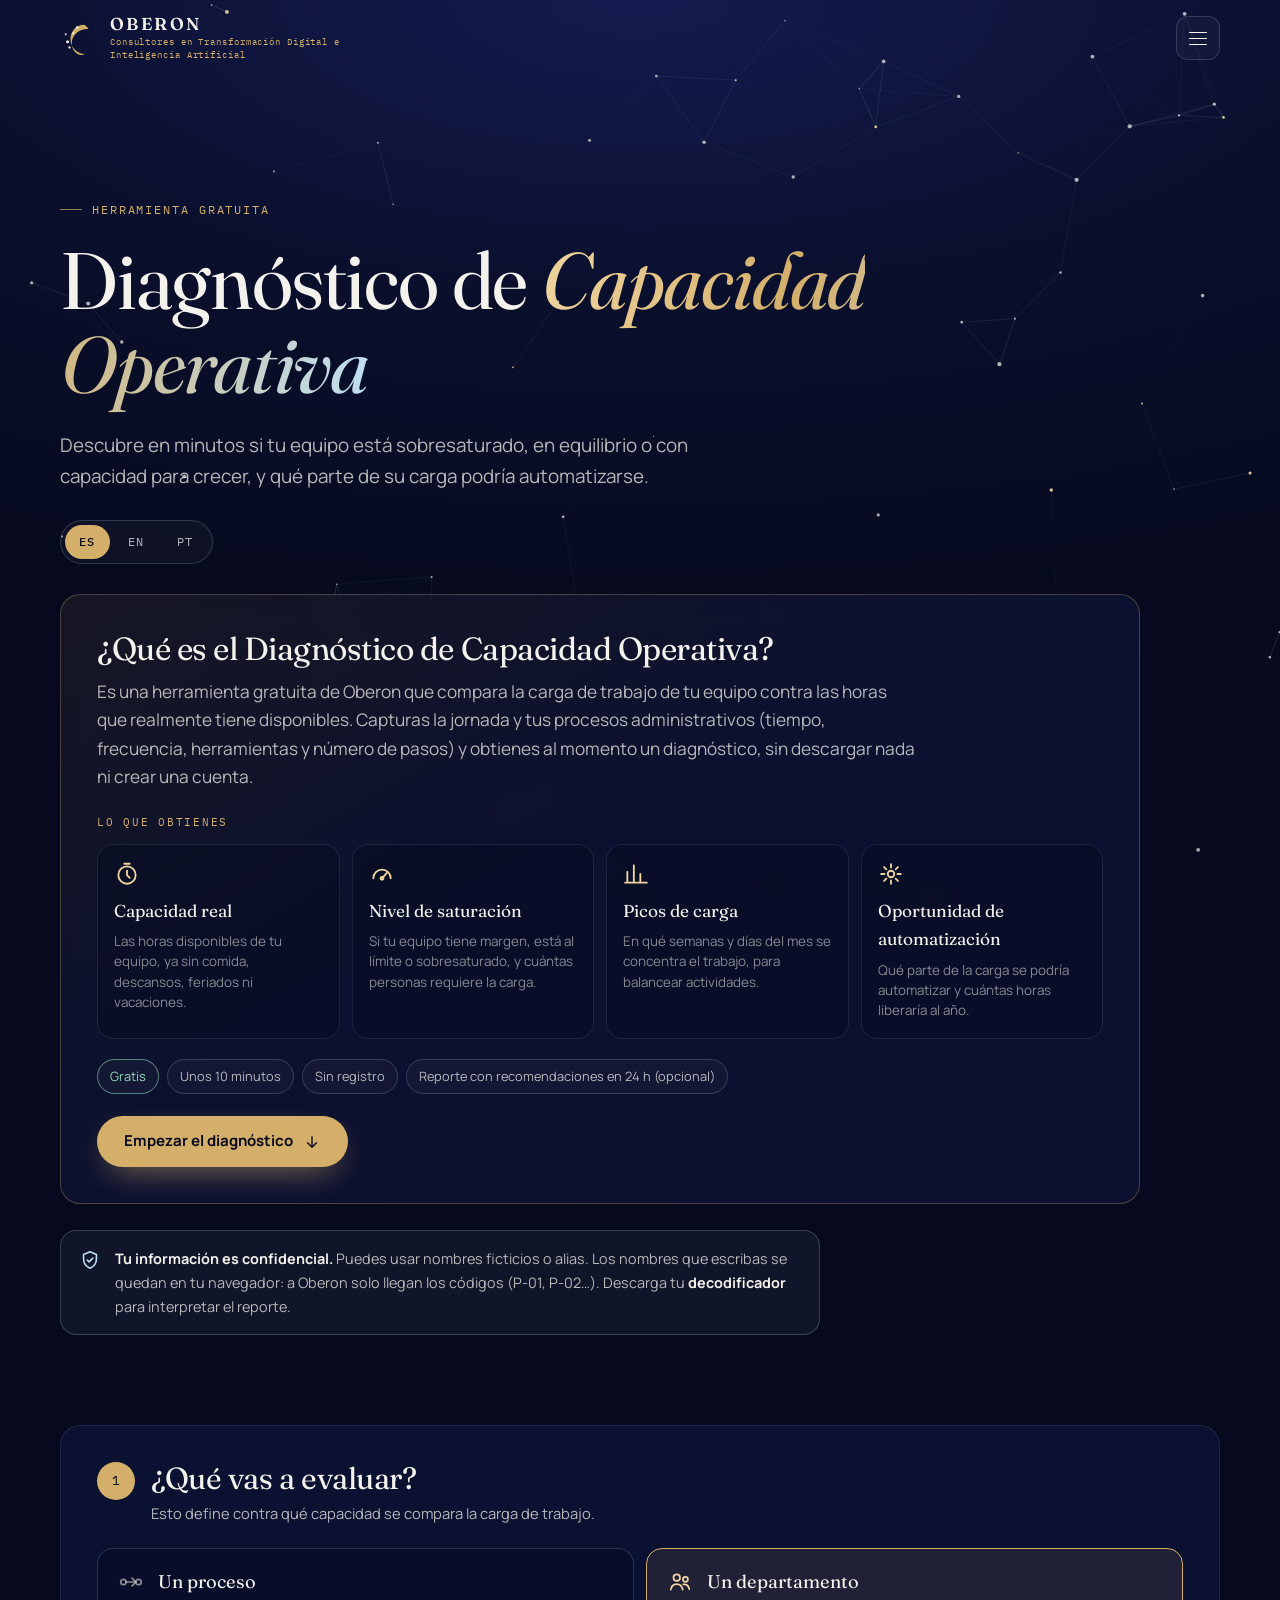
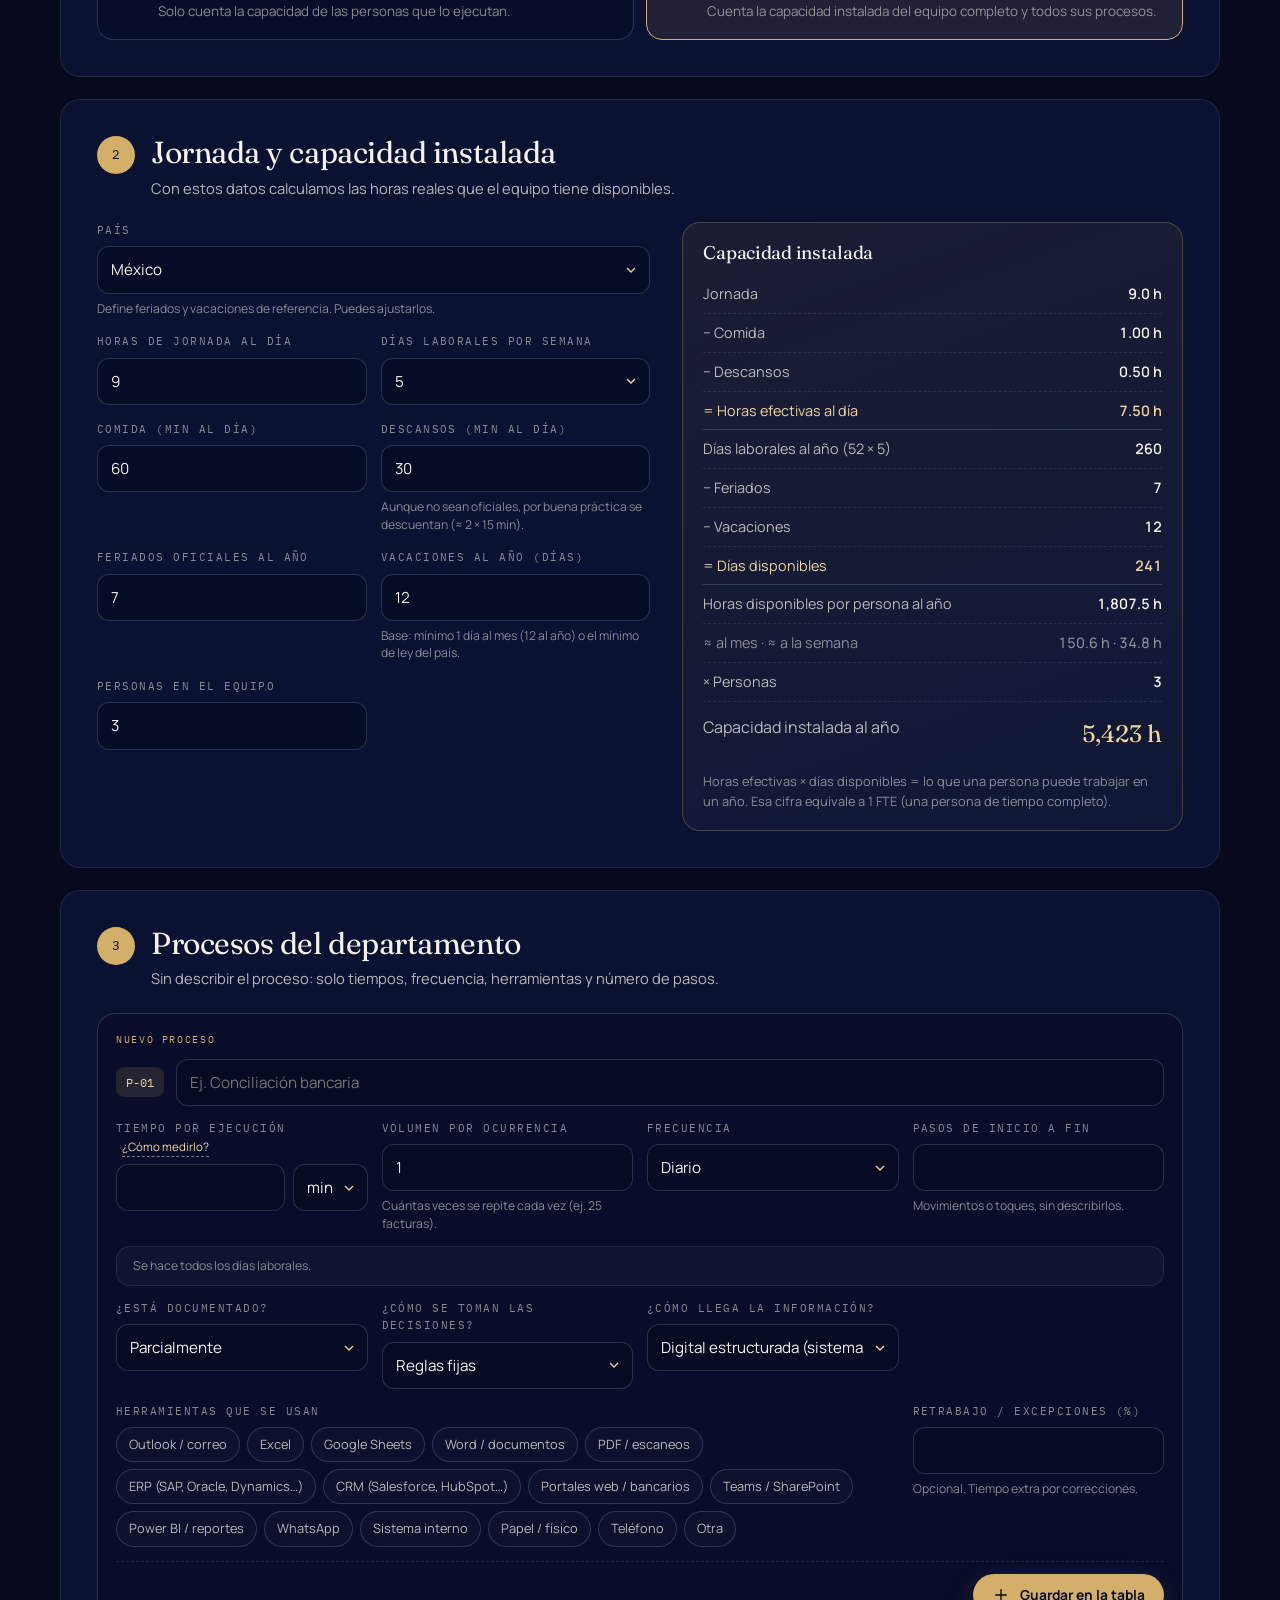
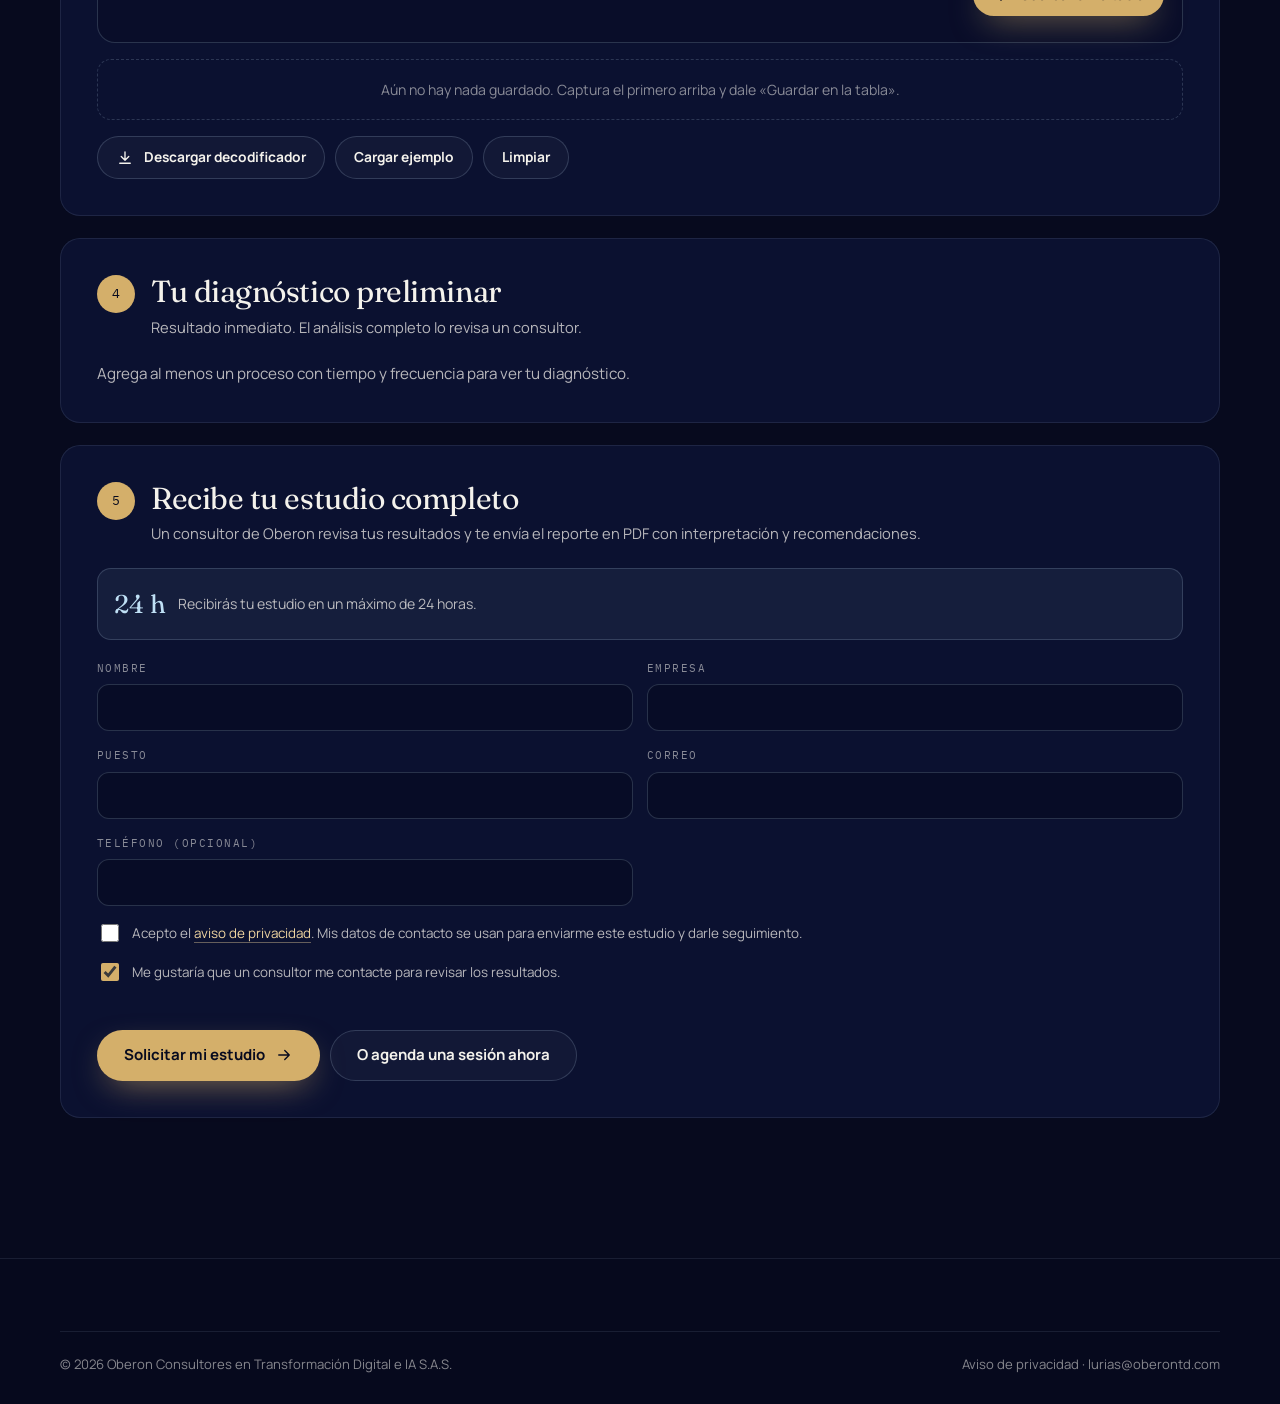
<file: diagnostico.html>
<!DOCTYPE html>
<html lang="es">
<head>
<meta charset="UTF-8">
<meta name="viewport" content="width=device-width, initial-scale=1, viewport-fit=cover">
<title>Diagnóstico de Capacidad Operativa · Herramienta gratuita | Oberon</title>
<meta name="description" content="Herramienta gratuita de Oberon: calcula la capacidad instalada de tu equipo, su nivel de saturación y la oportunidad de automatización de tus procesos administrativos.">
<meta name="theme-color" content="#0A0F2C">
<meta name="robots" content="index, follow, max-image-preview:large">
<link rel="canonical" href="https://www.oberontd.com/diagnostico">
<meta property="og:type" content="website">
<meta property="og:site_name" content="Oberon">
<meta property="og:title" content="Diagnóstico de Capacidad Operativa · Herramienta gratuita | Oberon">
<meta property="og:description" content="Descubre en minutos si tu equipo está sobresaturado o tiene capacidad para crecer, y qué parte de su carga se puede automatizar.">
<meta property="og:url" content="https://www.oberontd.com/diagnostico">
<meta property="og:locale" content="es_MX">
<meta property="og:image" content="https://www.oberontd.com/img/og-oberon.jpg">
<meta name="twitter:card" content="summary_large_image">
<link rel="icon" href="/favicon.ico" sizes="any">
<link rel="icon" type="image/png" sizes="48x48" href="/img/icon/favicon-48.png">
<link rel="apple-touch-icon" href="/img/icon/apple-touch-icon.png">
<link rel="preconnect" href="https://fonts.googleapis.com">
<link rel="preconnect" href="https://fonts.gstatic.com" crossorigin>
<link href="https://fonts.googleapis.com/css2?family=Fraunces:ital,opsz,wght@0,9..144,300..700;1,9..144,300..700&family=Manrope:wght@400;500;600;700&family=IBM+Plex+Mono:wght@400;500&display=swap" rel="stylesheet">
<link rel="stylesheet" href="assets/oberon.css">
<script type="application/ld+json">
{
 "@context": "https://schema.org",
 "@type": "WebApplication",
 "name": "Diagnóstico de Capacidad Operativa",
 "url": "https://www.oberontd.com/diagnostico",
 "applicationCategory": "BusinessApplication",
 "operatingSystem": "Web",
 "inLanguage": ["es", "en", "pt"],
 "description": "Herramienta gratuita que compara la carga de trabajo de un equipo contra sus horas realmente disponibles: capacidad instalada, nivel de saturación, picos por semana y día, y oportunidad de automatización.",
 "offers": {"@type": "Offer", "price": "0", "priceCurrency": "MXN"},
 "provider": {"@type": "Organization", "@id": "https://www.oberontd.com/#organizacion", "name": "Oberon Consultores en Transformación Digital e IA"}
}
</script>
<style>
/* ===== Diagnóstico de Capacidad Operativa (prototipo) ===== */
.dx-lang{display:inline-flex;gap:4px;padding:4px;border:1px solid var(--line-2);border-radius:999px;background:rgba(255,255,255,.03);margin-top:28px;}
.dx-lang button{border:0;background:transparent;color:var(--text-2);font-family:var(--mono);font-size:.74rem;letter-spacing:.12em;padding:7px 14px;border-radius:999px;cursor:pointer;}
.dx-lang button[aria-pressed="true"]{background:var(--gold);color:var(--bg);font-weight:500;}
.dx-conf{display:flex;gap:14px;align-items:flex-start;margin-top:26px;max-width:760px;padding:16px 18px;border-radius:16px;border:1px solid rgba(191,224,245,.22);background:rgba(191,224,245,.05);color:var(--text-2);font-size:.9rem;}
.dx-conf svg{width:22px;height:22px;flex:none;color:var(--ice);margin-top:2px;}
.dx-conf b{color:var(--text);}

.dx{display:grid;gap:22px;padding-bottom:var(--section);}
.dx-card{border:1px solid var(--line);background:var(--card);border-radius:var(--radius);padding:clamp(20px,3.2vw,36px);-webkit-backdrop-filter:blur(12px);backdrop-filter:blur(12px);min-width:0;}
.dx-head{display:flex;gap:16px;align-items:flex-start;margin-bottom:22px;}
.dx-n{flex:none;width:38px;height:38px;border-radius:50%;display:grid;place-items:center;font-family:var(--mono);font-size:.82rem;color:var(--bg);background:var(--gold);}
.dx-head h2{font-size:clamp(1.35rem,2.6vw,1.9rem);}
.dx-head p{color:var(--text-2);font-size:.92rem;margin-top:6px;}

.dx-mode{display:grid;grid-template-columns:1fr 1fr;gap:12px;}
.dx-opt{text-align:left;padding:18px 20px;border-radius:16px;border:1px solid var(--line-2);background:rgba(7,10,30,.4);cursor:pointer;transition:border-color .25s,background .25s;display:flex;gap:14px;align-items:flex-start;}
.dx-opt svg{width:26px;height:26px;flex:none;color:var(--text-3);margin-top:2px;}
.dx-opt b{display:block;font-family:var(--serif);font-weight:400;font-size:1.15rem;}
.dx-opt span{display:block;color:var(--text-3);font-size:.84rem;margin-top:4px;line-height:1.5;}
.dx-opt[aria-pressed="true"]{border-color:var(--gold);background:rgba(212,175,106,.1);}
.dx-opt[aria-pressed="true"] svg{color:var(--gold-2);}

.dx-two{display:grid;grid-template-columns:1.05fr .95fr;gap:clamp(18px,3vw,32px);align-items:start;}
.dx-fields{display:grid;grid-template-columns:1fr 1fr;gap:16px 14px;}
.dx-f{min-width:0;}
.dx-f.full{grid-column:1/-1;}
.dx-f label,.dx-lbl{display:block;font-family:var(--mono);font-size:.66rem;letter-spacing:.14em;text-transform:uppercase;color:var(--text-3);margin-bottom:7px;}
.dx-in{width:100%;min-height:44px;padding:10px 13px;background:rgba(7,10,30,.55);border:1px solid var(--line-2);border-radius:12px;color:var(--text);font:inherit;font-size:.95rem;transition:border-color .2s,box-shadow .2s;}
.dx-in:focus{outline:none;border-color:rgba(212,175,106,.75);box-shadow:0 0 0 4px rgba(212,175,106,.13);}
select.dx-in{appearance:none;-webkit-appearance:none;padding-right:34px;background-image:url("data:image/svg+xml,%3Csvg xmlns='http://www.w3.org/2000/svg' viewBox='0 0 24 24' fill='none' stroke='%23F0D5A0' stroke-width='2'%3E%3Cpath d='m6 9 6 6 6-6'/%3E%3C/svg%3E");background-repeat:no-repeat;background-position:right 10px center;background-size:16px;}
select.dx-in option{background:#0A0F2C;color:var(--text);}
.dx-pair{display:flex;gap:8px;}
.dx-pair .dx-in:first-child{flex:1;min-width:0;}
.dx-pair select.dx-in{width:auto;flex:none;}
.dx-hint{font-size:.76rem;color:var(--text-3);margin-top:6px;line-height:1.45;}

.dx-cap{border:1px solid rgba(212,175,106,.28);border-radius:18px;padding:20px 20px 18px;background:linear-gradient(160deg,rgba(212,175,106,.08),rgba(191,224,245,.03));}
.dx-cap h3{font-size:1.15rem;margin-bottom:12px;}
.dx-row{display:flex;justify-content:space-between;gap:12px;padding:7px 0;font-size:.9rem;color:var(--text-2);border-bottom:1px dashed var(--line);}
.dx-row b{font-weight:600;color:var(--text);font-variant-numeric:tabular-nums;white-space:nowrap;}
.dx-row.sub{color:var(--text-3);}
.dx-row.sub b{color:var(--text-3);font-weight:500;}
.dx-row.eq{border-bottom:1px solid var(--line-2);}
.dx-row.eq span,.dx-row.eq b{color:var(--gold-2);}
.dx-row.big{border:0;padding-top:12px;font-size:1rem;}
.dx-row.big b{font-family:var(--serif);font-weight:400;font-size:1.5rem;color:var(--gold-2);}
.dx-cap p{font-size:.8rem;color:var(--text-3);margin-top:12px;line-height:1.55;}

.dx-procs{display:grid;gap:14px;}
.dx-proc{border:1px solid var(--line-2);border-radius:18px;padding:18px;background:rgba(7,10,30,.35);}
.dx-proc-top{display:flex;align-items:center;gap:12px;margin-bottom:14px;}
.dx-code{font-family:var(--mono);font-size:.78rem;padding:5px 10px;border-radius:8px;background:rgba(212,175,106,.14);color:var(--gold-2);flex:none;}
.dx-proc-top .dx-in{flex:1;}
.dx-del{flex:none;width:40px;height:40px;border-radius:10px;border:1px solid var(--line-2);background:transparent;color:var(--text-3);cursor:pointer;display:grid;place-items:center;}
.dx-del:hover{color:#ffb4a6;border-color:rgba(255,180,166,.5);}
.dx-del svg{width:16px;height:16px;}
.dx-pf{display:grid;grid-template-columns:repeat(4,minmax(0,1fr));gap:14px;}
.dx-tools{display:flex;flex-wrap:wrap;gap:7px;}
.dx-chip{border:1px solid var(--line-2);background:rgba(255,255,255,.02);color:var(--text-2);font-size:.8rem;padding:6px 12px;border-radius:999px;cursor:pointer;transition:all .2s;}
.dx-chip:hover{border-color:rgba(212,175,106,.6);}
.dx-chip[aria-pressed="true"]{background:rgba(212,175,106,.16);border-color:var(--gold);color:var(--gold-2);}
.dx-proc-res{margin-top:14px;padding-top:12px;border-top:1px dashed var(--line);display:flex;flex-wrap:wrap;gap:6px 20px;font-size:.84rem;color:var(--text-3);}
.dx-proc-res b{color:var(--text);font-weight:600;}
.dx-proc.is-ed{border-color:var(--gold);box-shadow:0 0 0 4px rgba(212,175,106,.1);}
.dx-ed-tag{font-family:var(--mono);font-size:.64rem;letter-spacing:.16em;text-transform:uppercase;color:var(--gold);margin-bottom:10px;}
.dx-ed-foot{display:flex;flex-wrap:wrap;justify-content:space-between;align-items:center;gap:12px;margin-top:14px;padding-top:12px;border-top:1px dashed var(--line);}
.dx-ed-foot .dx-proc-res{margin:0;padding:0;border:0;}
.dx-ed-btns{display:flex;gap:8px;margin-left:auto;}
.dx-proc .dx-err{margin-top:8px;min-height:0;}
.dx-tempty{margin-top:16px;padding:18px;border:1px dashed var(--line-2);border-radius:14px;color:var(--text-3);font-size:.88rem;text-align:center;}
.dx-thead{margin-top:22px;margin-bottom:10px;}
.dx-twrap{max-height:330px;overflow:auto;border:1px solid var(--line-2);border-radius:14px;background:rgba(7,10,30,.35);}
.dx-table{width:100%;border-collapse:collapse;font-size:.86rem;}
.dx-table th{position:sticky;top:0;z-index:1;background:#0E1438;text-align:left;font-family:var(--mono);font-weight:400;font-size:.62rem;letter-spacing:.12em;text-transform:uppercase;color:var(--text-3);padding:11px 12px;border-bottom:1px solid var(--line-2);white-space:nowrap;}
.dx-table td{padding:9px 12px;border-bottom:1px solid var(--line);color:var(--text-2);white-space:nowrap;}
.dx-table td.nm{color:var(--text);white-space:normal;min-width:150px;}
.dx-table .n{text-align:right;font-variant-numeric:tabular-nums;}
.dx-table td.n{color:var(--text);font-weight:600;}
.dx-table tbody tr:hover{background:rgba(191,224,245,.04);}
.dx-table tr.is-ed{background:rgba(212,175,106,.1);}
.dx-table tfoot td{position:sticky;bottom:0;background:#0E1438;border-top:1px solid var(--line-2);border-bottom:0;color:var(--gold-2);font-weight:600;}
.dx-dot{display:inline-block;width:8px;height:8px;border-radius:2px;margin-right:8px;vertical-align:middle;}
.dx-table td.ac{text-align:right;padding:4px 8px;}
.dx-ib{width:32px;height:32px;display:inline-grid;place-items:center;border:0;border-radius:8px;background:transparent;color:var(--text-3);cursor:pointer;}
.dx-ib:hover{color:var(--gold-2);background:rgba(191,224,245,.06);}
.dx-ib.del:hover{color:#ffb4a6;}
.dx-ib svg{width:15px;height:15px;}
@keyframes dxflash{from{background:rgba(212,175,106,.32);}to{background:transparent;}}
.dx-flash{animation:dxflash 1.6s ease-out;}
@media (max-width:640px){.dx-table .hm{display:none;}.dx-ed-btns{width:100%;}.dx-ed-btns .btn{flex:1;}}
.dx-when{grid-column:1/-1;display:flex;flex-wrap:wrap;gap:14px 28px;padding:14px 16px;border-radius:14px;background:rgba(191,224,245,.035);border:1px solid var(--line);}
.dx-when:has(> .dx-hint:only-child){padding:10px 16px;}
.dx-fg{min-width:0;}
.dx-day{min-width:52px;text-transform:capitalize;}
.dx-heat{display:grid;gap:5px;margin-top:14px;font-size:.78rem;}
.dx-heat .hd{font-family:var(--mono);font-size:.62rem;letter-spacing:.08em;color:var(--text-3);text-align:center;align-self:center;text-transform:capitalize;}
.dx-heat .cell{border-radius:8px;padding:10px 2px;text-align:center;color:var(--text);font-weight:600;font-variant-numeric:tabular-nums;}
.dx-insight{margin-top:12px !important;font-size:.84rem !important;color:var(--text-2) !important;line-height:1.5;}
.dx-actions{display:flex;flex-wrap:wrap;gap:10px;margin-top:16px;}
.dx-btn-s{min-height:42px;padding:9px 18px;font-size:.86rem;}

.dx-status{display:grid;grid-template-columns:300px 1fr;gap:clamp(18px,3vw,36px);align-items:center;}
.dx-gauge svg{width:100%;height:auto;}
.dx-badge{display:inline-flex;align-items:center;gap:8px;font-family:var(--mono);font-size:.72rem;letter-spacing:.14em;text-transform:uppercase;padding:6px 12px;border-radius:999px;border:1px solid currentColor;}
.dx-badge i{width:8px;height:8px;border-radius:50%;background:currentColor;}
.dx-msg{font-family:var(--serif);font-size:clamp(1.25rem,2.4vw,1.7rem);line-height:1.3;margin-top:14px;}
.dx-msg2{color:var(--text-2);margin-top:12px;font-size:.95rem;}
.s-libre{color:#7FB8E6;} .s-sano{color:#8FD9B6;} .s-limite{color:#F0C46A;} .s-sobre{color:#FF8A7A;}

.dx-kpis{display:grid;grid-template-columns:repeat(4,1fr);gap:12px;margin-top:26px;}
.dx-kpi{border:1px solid var(--line);border-radius:16px;padding:16px 18px;background:rgba(7,10,30,.35);}
.dx-kpi small{display:block;font-family:var(--mono);font-size:.62rem;letter-spacing:.14em;text-transform:uppercase;color:var(--text-3);}
.dx-kpi b{display:block;font-family:var(--serif);font-weight:400;font-size:clamp(1.6rem,3vw,2.2rem);margin-top:6px;line-height:1.1;}
.dx-kpi span{display:block;font-size:.8rem;color:var(--text-3);margin-top:4px;}

.dx-charts{display:grid;grid-template-columns:1fr 1fr;gap:14px;margin-top:14px;}
.dx-chart{border:1px solid var(--line);border-radius:18px;padding:18px;background:rgba(7,10,30,.35);min-width:0;}
.dx-chart.wide{grid-column:1/-1;}
.dx-chart h3{font-size:1.08rem;}
.dx-chart p{font-size:.78rem;color:var(--text-3);margin-top:4px;}
.dx-chart svg{width:100%;height:auto;margin-top:12px;overflow:visible;}
.dx-legend{display:flex;flex-wrap:wrap;gap:6px 14px;margin-top:10px;font-size:.76rem;color:var(--text-2);}
.dx-legend span{display:inline-flex;align-items:center;gap:6px;}
.dx-legend i{width:10px;height:10px;border-radius:3px;}
.dx-legend i.line{height:0;border-top:2px dashed #FF8A7A;border-radius:0;width:16px;}
.ax{fill:rgba(244,242,236,.5);font-family:'IBM Plex Mono',monospace;font-size:10px;}
.grid{stroke:rgba(191,224,245,.09);}
.val{fill:rgba(244,242,236,.85);font-family:'Manrope',sans-serif;font-size:10.5px;font-weight:600;}

.dx-hbars{display:grid;gap:12px;margin-top:16px;}
.dx-hbar{display:grid;grid-template-columns:160px 1fr 90px;gap:12px;align-items:center;font-size:.86rem;color:var(--text-2);}
.dx-hbar div{height:24px;border-radius:6px;background:rgba(191,224,245,.05);overflow:hidden;}
.dx-hbar i{display:block;height:100%;border-radius:6px;}
.dx-hbar b{font-variant-numeric:tabular-nums;font-weight:600;color:var(--text);}
@media (max-width:640px){.dx-hbar{grid-template-columns:1fr auto;}.dx-hbar div{grid-column:1/-1;grid-row:2;}}
.dx-locks{display:grid;grid-template-columns:repeat(4,1fr);gap:12px;margin-top:14px;}
.dx-lock{position:relative;border:1px dashed rgba(212,175,106,.4);border-radius:16px;padding:18px;background:rgba(212,175,106,.04);}
.dx-lock svg{width:20px;height:20px;color:var(--gold);}
.dx-lock b{display:block;font-weight:600;font-size:.92rem;margin-top:10px;}
.dx-lock span{display:block;font-size:.78rem;color:var(--text-3);margin-top:4px;}
.dx-lockhead{margin-top:30px;}

.dx-form{display:grid;grid-template-columns:1fr 1fr;gap:16px 14px;}
.dx-check{display:flex;gap:10px;align-items:flex-start;font-size:.84rem;color:var(--text-2);grid-column:1/-1;cursor:pointer;}
.dx-check a{color:var(--gold-2);border-bottom:1px solid rgba(240,213,160,.4);}
.dx-check input{width:18px;height:18px;margin-top:2px;accent-color:var(--gold);flex:none;}
.dx-sla{display:flex;gap:12px;align-items:center;padding:14px 16px;border-radius:14px;background:rgba(191,224,245,.06);border:1px solid rgba(191,224,245,.18);font-size:.88rem;color:var(--text-2);margin-bottom:20px;}
.dx-sla b{color:var(--ice);font-family:var(--serif);font-weight:400;font-size:1.6rem;flex:none;}
.dx-err{grid-column:1/-1;color:#ffc9bd;font-size:.84rem;min-height:1em;}
.dx-ok{text-align:center;padding:10px 0;}
.dx-ok h3{font-size:clamp(1.5rem,3vw,2.1rem);margin-top:14px;}
.dx-ok .fol{display:inline-block;margin-top:16px;font-family:var(--mono);font-size:1.1rem;letter-spacing:.08em;padding:10px 18px;border-radius:12px;border:1px solid var(--gold);color:var(--gold-2);}
.dx-ok p{color:var(--text-2);margin:14px auto 0;max-width:560px;}
.dx-json{margin-top:24px;text-align:left;border:1px dashed rgba(191,224,245,.3);border-radius:14px;padding:12px 16px;}
.dx-json summary{cursor:pointer;font-family:var(--mono);font-size:.72rem;letter-spacing:.12em;text-transform:uppercase;color:var(--ice);}
.dx-json pre{font-family:var(--mono);font-size:.72rem;color:var(--text-2);white-space:pre-wrap;word-break:break-word;max-height:420px;overflow:auto;margin:12px 0 0;}

@media (max-width:980px){
  .dx-two,.dx-status{grid-template-columns:1fr;}
  .dx-gauge{max-width:320px;margin:0 auto;}
  .dx-kpis,.dx-locks{grid-template-columns:1fr 1fr;}
  .dx-pf{grid-template-columns:1fr 1fr;}
}
@media (max-width:640px){
  .dx-mode,.dx-charts,.dx-form,.dx-fields{grid-template-columns:1fr;}
  .dx-kpis,.dx-locks{grid-template-columns:1fr;}
  .dx-pf{grid-template-columns:1fr;}
}
.dx-what{margin-top:30px;max-width:1080px;padding:clamp(22px,3.4vw,36px);border-radius:var(--radius);border:1px solid rgba(212,175,106,.3);background:linear-gradient(150deg,rgba(212,175,106,.08),rgba(14,20,54,.7) 45%);-webkit-backdrop-filter:blur(10px);backdrop-filter:blur(10px);}
.dx-what h2{font-size:clamp(1.4rem,2.8vw,2rem);}
.dx-what > p{margin-top:12px;max-width:820px;color:var(--text-2);font-size:clamp(.98rem,1.4vw,1.08rem);line-height:1.65;}
.dx-whatget{display:block;margin-top:22px;font-family:var(--mono);font-size:.68rem;letter-spacing:.16em;text-transform:uppercase;color:var(--gold);}
.dx-feats{display:grid;grid-template-columns:repeat(4,1fr);gap:12px;margin-top:12px;}
.dx-feat{border:1px solid var(--line);border-radius:16px;padding:16px 16px 18px;background:rgba(7,10,30,.4);}
.dx-feat svg{width:26px;height:26px;color:var(--gold-2);}
.dx-feat b{display:block;margin-top:10px;font-family:var(--serif);font-weight:400;font-size:1.08rem;}
.dx-feat span{display:block;margin-top:6px;font-size:.84rem;line-height:1.5;color:var(--text-3);}
.dx-chips{display:flex;flex-wrap:wrap;gap:8px;margin:20px 0 22px;}
.dx-chips span{font-size:.8rem;padding:6px 12px;border-radius:999px;border:1px solid var(--line-2);color:var(--text-2);background:rgba(255,255,255,.03);}
.dx-chips span:first-child{border-color:rgba(143,217,182,.55);color:#8FD9B6;}
@media (max-width:980px){.dx-feats{grid-template-columns:1fr 1fr;}}
@media (max-width:560px){.dx-feats{grid-template-columns:1fr;}}
/* Pop-up: cómo medir el tiempo + calculadora de promedio */
.dx-f label .dx-how{border:0;background:none;padding:0;margin-left:6px;font:inherit;font-family:var(--sans);font-size:.72rem;letter-spacing:0;text-transform:none;color:var(--gold-2);border-bottom:1px dashed rgba(240,213,160,.55);cursor:pointer;}
.dx-modal{position:fixed;inset:0;z-index:200;display:none;align-items:center;justify-content:center;padding:16px;background:rgba(4,6,18,.72);backdrop-filter:blur(6px);-webkit-backdrop-filter:blur(6px);}
.dx-modal.on{display:flex;}
.dx-mbox{width:100%;max-width:680px;max-height:calc(100vh - 32px);overflow:auto;background:#0E1438;border:1px solid var(--line-2);border-radius:20px;padding:clamp(20px,3vw,32px);box-shadow:0 30px 80px -20px rgba(0,0,0,.7);}
.dx-mhead{display:flex;justify-content:space-between;gap:16px;align-items:flex-start;}
.dx-mhead h2{font-size:clamp(1.3rem,2.6vw,1.7rem);}
.dx-x{flex:none;width:38px;height:38px;border-radius:10px;border:1px solid var(--line-2);background:transparent;color:var(--text-2);cursor:pointer;font-size:1.1rem;}
.dx-x:hover{color:var(--gold-2);border-color:var(--gold);}
.dx-mbox p,.dx-mbox li{color:var(--text-2);font-size:.92rem;line-height:1.6;}
.dx-mbox b{color:var(--text);font-weight:600;}
.dx-mbox ol{margin:14px 0 0;padding-left:22px;list-style:decimal;display:grid;gap:8px;}
.dx-mbox ol li::marker{color:var(--gold);font-family:var(--mono);font-size:.8rem;}
.dx-rr{margin-top:16px;padding:12px 14px;border-radius:12px;border-left:3px solid var(--gold);background:rgba(212,175,106,.08);}
.dx-exm{margin-top:12px;padding:12px 14px;border-radius:12px;background:rgba(191,224,245,.05);border:1px solid var(--line);}
.dx-calc{margin-top:20px;padding-top:18px;border-top:1px dashed var(--line-2);}
.dx-calc h3{font-size:1.1rem;margin-bottom:10px;}
.dx-calc textarea{min-height:76px;resize:vertical;line-height:1.5;}
.dx-cres{display:grid;grid-template-columns:repeat(4,1fr);gap:8px;margin-top:12px;}
.dx-cres div{border:1px solid var(--line);border-radius:12px;padding:10px 12px;}
.dx-cres small{display:block;font-family:var(--mono);font-size:.6rem;letter-spacing:.12em;text-transform:uppercase;color:var(--text-3);}
.dx-cres b{display:block;font-family:var(--serif);font-weight:400;font-size:1.25rem;margin-top:4px;}
.dx-cmsg{margin-top:10px;font-size:.84rem;color:var(--text-2);min-height:1.2em;}
.dx-cmsg.warn{color:#F0C46A;}
.dx-cmsg.ok{color:#8FD9B6;}
@media (max-width:640px){.dx-cres{grid-template-columns:1fr 1fr;}}
</style>
</head>
<body>
<canvas id="net" aria-hidden="true"></canvas>
<div class="progress" aria-hidden="true"></div>

<header class="nav" id="nav">
  <div class="wrap nav-inner">
    <a href="/" class="brand" aria-label="Oberon">
      <svg viewBox="0 0 40 40" fill="none" aria-hidden="true"><path d="M25 6C17 6 11 13 11 21c0 8.5 6.7 15.4 15.2 15.9C22.7 39 18 38 15 33.8c-3.6-5-3.4-12.4.6-17.2C19.4 12.4 24.6 10 30 10.8 28.6 8 26.9 6.7 25 6Z" fill="#D4AF6A"/><circle cx="8" cy="24" r="1.6" fill="#F4F2EC"/><circle cx="14" cy="15" r="1.1" fill="#F4F2EC"/><circle cx="6" cy="16" r="1" fill="#F4F2EC"/><circle cx="18" cy="9" r="1.3" fill="#F4F2EC"/><circle cx="10" cy="30" r="1.2" fill="#F4F2EC"/></svg>
      <span class="brand-name">OBERON<span class="brand-sub" data-i="brandSub"></span></span>
    </a>
    <nav class="nav-links" aria-label="Principal">
      <a href="/" data-i="navHome"></a>
      <a href="/servicios" data-i="navSrv"></a>
      <a href="/soluciones" data-i="navSol"></a>
      <a href="/#metodo" data-i="navMet"></a>
      <a href="/diagnostico" aria-current="page" data-i="navDx"></a>
      <a href="/blog/" data-i="navBlog"></a>
      <a href="/contacto" data-i="navContact"></a>
    </nav>
    <a class="btn btn-primary nav-cta" href="https://outlook.office.com/book/OberonConsultoresenTransformacinDigital1@oberontd.com/?ismsaljsauthenabled" target="_blank" rel="noopener" data-i="navCta"></a>
    <button class="burger" id="burger" type="button" aria-controls="mPanel" aria-expanded="false" aria-label="Menú"><span></span><span></span><span></span></button>
  </div>
</header>
<div class="m-panel" id="mPanel" aria-hidden="true">
  <a class="m-link" href="/"><b data-i="navHome" style="font-weight:400"></b><span>01</span></a>
  <a class="m-link" href="/servicios"><b data-i="navSrv" style="font-weight:400"></b><span>02</span></a>
  <a class="m-link" href="/soluciones"><b data-i="navSol" style="font-weight:400"></b><span>03</span></a>
  <a class="m-link" href="/#metodo"><b data-i="navMet" style="font-weight:400"></b><span>04</span></a>
  <a class="m-link" href="/diagnostico" aria-current="page"><b data-i="navDx" style="font-weight:400"></b><span>05</span></a>
  <a class="m-link" href="/blog/"><b data-i="navBlog" style="font-weight:400"></b><span>06</span></a>
  <a class="m-link" href="/contacto"><b data-i="navContact" style="font-weight:400"></b><span>07</span></a>
  <a class="btn btn-primary" href="https://outlook.office.com/book/OberonConsultoresenTransformacinDigital1@oberontd.com/?ismsaljsauthenabled" target="_blank" rel="noopener" data-i="navCta"></a>
</div>

<main id="main">
<section class="page-hero">
  <div class="wrap">
    <span class="label" data-i="heroLabel"></span>
    <h1 data-i="heroTitle" data-html></h1>
    <p data-i="heroSub"></p>
    <div class="dx-lang" role="group" aria-label="Idioma">
      <button type="button" data-lang="es">ES</button><button type="button" data-lang="en">EN</button><button type="button" data-lang="pt">PT</button>
    </div>
    <div class="dx-what">
      <h2 data-i="whatTitle"></h2>
      <p data-i="whatText"></p>
      <span class="dx-whatget" data-i="whatGet"></span>
      <div class="dx-feats"><div class="dx-feat"><svg viewBox="0 0 24 24" fill="none" stroke="currentColor" stroke-width="1.7" stroke-linecap="round" stroke-linejoin="round" aria-hidden="true"><circle cx="12" cy="13" r="8"/><path d="M12 9v4l2.5 2.5M9.5 2.5h5"/></svg><b data-i="f1t"></b><span data-i="f1d"></span></div><div class="dx-feat"><svg viewBox="0 0 24 24" fill="none" stroke="currentColor" stroke-width="1.7" stroke-linecap="round" stroke-linejoin="round" aria-hidden="true"><path d="M4 16a8 8 0 0 1 16 0"/><path d="m12 16 4.5-5"/><circle cx="12" cy="16" r="1.4"/></svg><b data-i="f2t"></b><span data-i="f2d"></span></div><div class="dx-feat"><svg viewBox="0 0 24 24" fill="none" stroke="currentColor" stroke-width="1.7" stroke-linecap="round" stroke-linejoin="round" aria-hidden="true"><path d="M4 20V10M10 20V4M16 20v-8M22 20H2"/></svg><b data-i="f3t"></b><span data-i="f3d"></span></div><div class="dx-feat"><svg viewBox="0 0 24 24" fill="none" stroke="currentColor" stroke-width="1.7" stroke-linecap="round" stroke-linejoin="round" aria-hidden="true"><path d="M12 3v3M12 18v3M3 12h3M18 12h3M5.6 5.6l2.1 2.1M16.3 16.3l2.1 2.1M5.6 18.4l2.1-2.1M16.3 7.7l2.1-2.1"/><circle cx="12" cy="12" r="3"/></svg><b data-i="f4t"></b><span data-i="f4d"></span></div></div>
      <div class="dx-chips"><span data-i="chip1"></span><span data-i="chip2"></span><span data-i="chip3"></span><span data-i="chip4"></span></div>
      <a class="btn btn-primary" href="#dx" data-i-start><span data-i="start"></span><svg viewBox="0 0 24 24" fill="none" stroke="currentColor" stroke-width="1.8" stroke-linecap="round" stroke-linejoin="round" aria-hidden="true"><path d="M12 5v14M6 13l6 6 6-6"/></svg></a>
    </div>
    <div class="dx-conf">
      <svg viewBox="0 0 24 24" fill="none" stroke="currentColor" stroke-width="1.7" stroke-linecap="round" stroke-linejoin="round" aria-hidden="true"><path d="M12 3 5 6v5c0 4.5 3 8.3 7 10 4-1.7 7-5.5 7-10V6l-7-3Z"/><path d="m9 12 2 2 4-4"/></svg>
      <div data-i="conf" data-html></div>
    </div>
  </div>
</section>

<section>
  <div class="wrap dx" id="dx"></div>
</section>
</main>
<div class="dx-modal" id="howModal" role="dialog" aria-modal="true" aria-labelledby="howTitle"><div class="dx-mbox" id="howBox"></div></div>

<footer>
  <div class="wrap">
    <div class="foot-bottom" style="margin-top:0">
      <span>© <span class="year"></span> Oberon Consultores en Transformación Digital e IA S.A.S.</span>
      <span><a href="/privacidad" data-i="privLink" id="privFoot"></a> · <a href="mailto:lurias@oberontd.com">lurias@oberontd.com</a></span>
    </div>
  </div>
</footer>

<script src="assets/diagnostico-config.js"></script>
<script src="assets/diagnostico-textos.js"></script>
<script src="assets/diagnostico-motor.js"></script>
<script>
(() => {
'use strict';
const AGENDA = 'https://outlook.office.com/book/OberonConsultoresenTransformacinDigital1@oberontd.com/?ismsaljsauthenabled';
const T = window.DX_TEXT;
const ENDPOINT = (window.DX_CONFIG && window.DX_CONFIG.endpoint) || '';

/* ---------------- Estado ---------------- */
const KEY = 'oberon-dx-proto-v1';
const blankProc = () => ({ name:'', time:'', unit:'min', qty:1, freq:'d', days:[0], weeks:[1,2,3,4], week:4, steps:'', tools:[], doc:'partial', rules:'rFixed', input:'iStruct', rework:'' });
const defaults = () => ({ lang:'es', mode:'dept', country:'MX', hoursDay:9, lunch:60, breaks:30, daysWeek:5, holidays:7, vacation:12, people:3, dedication:100, procs:[], draft:blankProc(), editing:null });
let S = defaults();
try { const saved = JSON.parse(localStorage.getItem(KEY) || 'null'); if (saved && saved.procs) S = Object.assign(defaults(), saved); } catch (e) {}
const qLang = new URLSearchParams(location.search).get('lang');
if (T[qLang]) S.lang = qLang;
const save = () => { try { localStorage.setItem(KEY, JSON.stringify(S)); } catch (e) {} };
let sent = null, flash = null;

const t = (k) => T[S.lang][k] ?? T.es[k] ?? k;
const E = createDxEngine({ state:() => S, t, chartW:() => Math.round(Math.min(640, Math.max(300, ($dx.clientWidth || 640) / (window.innerWidth > 640 ? 2 : 1) - 70))) });
const { COUNTRIES, LOCALE, FREQS, TOOLW, COLORS, fill, esc, num, nf, pct, fte, code, dayName, procHours, calc, status, stackChart, annualChart, heatmap, balanceMsg, gauge } = E;
/* Normaliza procesos guardados con el formato anterior ("varias veces por semana") */
const normProc = (p) => {
  const b = blankProc();
  if (p.freq === 'nw') { p.freq = 'w'; p.days = [0, 1, 2, 3, 4].slice(0, num(p.nWeek) || 3); }
  if (!Array.isArray(p.days) || !p.days.length) p.days = p.freq === 'd' ? b.days : [0];
  if (!Array.isArray(p.weeks) || !p.weeks.length) p.weeks = b.weeks;
  delete p.nWeek; return p;
};
S.procs = (S.procs || []).filter((p) => num(p.time) > 0).map(normProc);
S.draft = normProc(S.draft || blankProc());
if (S.editing != null && !S.procs[S.editing]) S.editing = null;

/* ---------------- Render ---------------- */
const $dx = document.getElementById('dx');
const ico = {
  proc:'<svg viewBox="0 0 24 24" fill="none" stroke="currentColor" stroke-width="1.6" stroke-linecap="round" stroke-linejoin="round"><circle cx="5" cy="12" r="2.5"/><circle cx="19" cy="12" r="2.5"/><path d="M7.5 12h9M13 8.5l3.5 3.5-3.5 3.5"/></svg>',
  dept:'<svg viewBox="0 0 24 24" fill="none" stroke="currentColor" stroke-width="1.6" stroke-linecap="round" stroke-linejoin="round"><circle cx="9" cy="8" r="3"/><circle cx="17" cy="9.5" r="2.3"/><path d="M3.5 19c.6-3.2 2.8-5 5.5-5s4.9 1.8 5.5 5M15 14.2c2.5-.4 4.8 1 5.5 4.3"/></svg>',
  edit:'<svg viewBox="0 0 24 24" fill="none" stroke="currentColor" stroke-width="1.8" stroke-linecap="round" stroke-linejoin="round"><path d="M4 20h4L19 9l-4-4L4 16v4Z"/><path d="m13.5 6.5 4 4"/></svg>',
  del:'<svg viewBox="0 0 24 24" fill="none" stroke="currentColor" stroke-width="1.8" stroke-linecap="round"><path d="M6 6l12 12M18 6 6 18"/></svg>',
  plus:'<svg viewBox="0 0 24 24" fill="none" stroke="currentColor" stroke-width="1.8" stroke-linecap="round"><path d="M12 5v14M5 12h14"/></svg>',
  dl:'<svg viewBox="0 0 24 24" fill="none" stroke="currentColor" stroke-width="1.8" stroke-linecap="round" stroke-linejoin="round"><path d="M12 4v11M7 10l5 5 5-5M5 19h14"/></svg>',
  lock:'<svg viewBox="0 0 24 24" fill="none" stroke="currentColor" stroke-width="1.7" stroke-linecap="round" stroke-linejoin="round"><rect x="5" y="11" width="14" height="9" rx="2"/><path d="M8 11V8a4 4 0 0 1 8 0v3"/></svg>',
  arrow:'<svg viewBox="0 0 24 24" fill="none" stroke="currentColor" stroke-width="1.8" stroke-linecap="round" stroke-linejoin="round"><path d="M5 12h14M13 6l6 6-6 6"/></svg>',
  check:'<svg viewBox="0 0 24 24" fill="none" stroke="#D4AF6A" stroke-width="1.6" stroke-linecap="round" stroke-linejoin="round" style="width:54px;height:54px;margin:0 auto"><circle cx="12" cy="12" r="9.5"/><path d="m7.5 12.5 3 3 6-6.5"/></svg>',
};
const field = (k, label, opts = {}) => `<div class="dx-f${opts.full ? ' full' : ''}"><label for="f-${k}">${esc(label)}</label>${opts.html || `<input class="dx-in" id="f-${k}" type="number" inputmode="decimal" min="0" step="any" data-k="${k}" value="${esc(S[k])}">`}${opts.hint ? `<div class="dx-hint">${esc(opts.hint)}</div>` : ''}</div>`;
const sel = (attrs, options, cur) => `<select class="dx-in" ${attrs}>${options.map(([v, l]) => `<option value="${v}"${String(v) === String(cur) ? ' selected' : ''}>${esc(l)}</option>`).join('')}</select>`;


function procCard(p) {
  const i = 'd', ed = S.editing != null, proc = S.mode === 'proc';
  const pa = (f) => `data-p="${i}" data-f="${f}"`;
  const nd = num(S.daysWeek) >= 6 ? 6 : 5;
  const dayChips = `<div class="dx-fg"><span class="dx-lbl">${esc(t('pDays'))}</span><div class="dx-tools">${[...Array(nd).keys()].map((d) => `<button type="button" class="dx-chip dx-day" data-day="${d}" aria-pressed="${p.days.includes(d)}">${esc(dayName(d))}</button>`).join('')}</div><div class="dx-hint">${esc(p.freq === 'w' ? t('pDaysW') : t('pDaysM'))}</div></div>`;
  const weekChips = (multi) => `<div class="dx-fg"><span class="dx-lbl">${esc(multi ? t('pWeeks') : t('pWeek'))}</span><div class="dx-tools">${[1,2,3,4].map((w) => `<button type="button" class="dx-chip" ${multi ? `data-wks="${w}" aria-pressed="${p.weeks.includes(w)}"` : `data-wk1="${w}" aria-pressed="${num(p.week) === w}"`}>${esc(t('wk'))} ${w}</button>`).join('')}</div>${multi ? `<div class="dx-hint">${esc(t('pWeeksH'))}</div>` : ''}</div>`;
  const extra = p.freq === 'd' ? `<div class="dx-hint" style="margin:0">${esc(t('pDailyH'))}</div>`
    : p.freq === 'w' ? dayChips + weekChips(true)
    : p.freq === 'q' ? dayChips + `<div class="dx-fg"><div class="dx-hint" style="margin-top:26px">${esc(t('pQH'))}</div></div>`
    : p.freq === 'm' ? weekChips(false) + dayChips
    : `<div class="dx-hint" style="margin:0">${esc(t('pLongH'))}</div>`;
  return `<div class="dx-proc${ed ? ' is-ed' : ''}" id="editor">
    <div class="dx-ed-tag">${esc(ed ? t('editing') : (proc ? t('newProc') : t('newDept')))}</div>
    <div class="dx-proc-top"><span class="dx-code">${code(ed ? S.editing : S.procs.length)}</span>
      <input class="dx-in" ${pa('name')} placeholder="${esc(t('pNamePh'))}" aria-label="${esc(t('pName'))}" value="${esc(p.name)}" maxlength="80">
    </div>
    <div class="dx-pf">
      <div class="dx-f"><label>${esc(t('pTime'))} <button type="button" class="dx-how" data-act="howto">${esc(t('howLink'))}</button></label><div class="dx-pair"><input class="dx-in" type="number" min="0" step="any" inputmode="decimal" ${pa('time')} value="${esc(p.time)}">${sel(pa('unit'), [['min','min'],['h','h']], p.unit)}</div></div>
      <div class="dx-f"><label>${esc(t('pQty'))}</label><input class="dx-in" type="number" min="1" step="1" inputmode="numeric" ${pa('qty')} value="${esc(p.qty)}"><div class="dx-hint">${esc(t('pQtyH'))}</div></div>
      <div class="dx-f"><label>${esc(t('pFreq'))}</label>${sel(pa('freq') + ' data-rerender', FREQS.map((f) => [f, t('f' + f)]), p.freq)}</div>
      <div class="dx-f"><label>${esc(t('pSteps'))}</label><input class="dx-in" type="number" min="0" step="1" inputmode="numeric" ${pa('steps')} value="${esc(p.steps)}"><div class="dx-hint">${esc(t('pStepsH'))}</div></div>
      <div class="dx-f dx-when">${extra}</div>
      <div class="dx-f"><label>${esc(t('pDoc'))}</label>${sel(pa('doc'), [['yes', t('yes')], ['partial', t('partial')], ['no', t('no')]], p.doc)}</div>
      <div class="dx-f"><label>${esc(t('pRules'))}</label>${sel(pa('rules'), ['rFixed','rMixed','rJudg'].map((k) => [k, t(k)]), p.rules)}</div>
      <div class="dx-f"><label>${esc(t('pInput'))}</label>${sel(pa('input'), ['iStruct','iUnstr','iPaper'].map((k) => [k, t(k)]), p.input)}</div>
      <div class="dx-f" style="grid-column:1/-2"><span class="dx-lbl">${esc(t('pTools'))}</span><div class="dx-tools">${Object.keys(TOOLW).map((k) => `<button type="button" class="dx-chip" data-tool="${k}" data-p="${i}" aria-pressed="${p.tools.includes(k)}">${esc(t('tools')[k])}</button>`).join('')}</div></div>
      <div class="dx-f"><label>${esc(t('pRework'))}</label><input class="dx-in" type="number" min="0" max="200" step="any" inputmode="decimal" ${pa('rework')} value="${esc(p.rework)}"><div class="dx-hint">${esc(t('pReworkH'))}</div></div>
    </div>
    <div class="dx-ed-foot">
      <div class="dx-proc-res" id="draftRes"></div>
      <div class="dx-ed-btns">
        ${ed ? `<button type="button" class="btn btn-ghost dx-btn-s" data-act="cancel">${esc(t('cancel'))}</button>` : ''}
        <button type="button" class="btn btn-primary dx-btn-s" data-act="save">${ed ? '' : ico.plus}${esc(ed ? t('updateP') : t('saveP'))}</button>
      </div>
    </div>
    <div class="dx-err" id="edErr" role="alert"></div>
  </div>`;
}

function renderEditor() { const el = document.getElementById('editor'); if (el) el.outerHTML = procCard(S.draft); }

function render() {
  document.documentElement.lang = S.lang === 'pt' ? 'pt-BR' : S.lang;
  document.querySelectorAll('[data-i]').forEach((el) => { const v = t(el.dataset.i); if (el.hasAttribute('data-html')) el.innerHTML = v; else el.textContent = v; });
  document.querySelectorAll('[data-lang]').forEach((b) => b.setAttribute('aria-pressed', b.dataset.lang === S.lang));
  document.getElementById('privFoot').href = '/privacidad?lang=' + S.lang;
  const proc = S.mode === 'proc';
  const ctry = Object.keys(COUNTRIES).map((c) => [c, t('countries')[c]]);
  $dx.innerHTML = `
  <div class="dx-card">
    <div class="dx-head"><span class="dx-n">1</span><div><h2>${esc(t('s1'))}</h2><p>${esc(t('s1p'))}</p></div></div>
    <div class="dx-mode">
      <button type="button" class="dx-opt" data-mode="proc" aria-pressed="${proc}">${ico.proc}<div><b>${esc(t('mProc'))}</b><span>${esc(t('mProcD'))}</span></div></button>
      <button type="button" class="dx-opt" data-mode="dept" aria-pressed="${!proc}">${ico.dept}<div><b>${esc(t('mDept'))}</b><span>${esc(t('mDeptD'))}</span></div></button>
    </div>
  </div>

  <div class="dx-card">
    <div class="dx-head"><span class="dx-n">2</span><div><h2>${esc(t('s2'))}</h2><p>${esc(t('s2p'))}</p></div></div>
    <div class="dx-two">
      <div class="dx-fields">
        ${field('country', t('country'), { full:true, hint:t('countryH'), html:sel('id="f-country" data-k="country"', ctry, S.country) })}
        ${field('hoursDay', t('hoursDay'))}
        ${field('daysWeek', t('daysWeek'), { html:sel('id="f-daysWeek" data-k="daysWeek"', [[5,5],[6,6]], S.daysWeek) })}
        ${field('lunch', t('lunch'))}
        ${field('breaks', t('breaks'), { hint:t('breaksH') })}
        ${field('holidays', t('holidays'))}
        ${field('vacation', t('vacation'), { hint:t('vacationH') })}
        ${field('people', proc ? t('peopleProc') : t('peopleDept'))}
        ${proc ? field('dedication', t('dedication'), { hint:t('dedicationH') }) : ''}
      </div>
      <div class="dx-cap" id="cap"></div>
    </div>
  </div>

  <div class="dx-card">
    <div class="dx-head"><span class="dx-n">3</span><div><h2>${esc(proc ? t('s3Proc') : t('s3Dept'))}</h2><p>${esc(t('s3p'))}</p></div></div>
    ${procCard(S.draft)}
    <div id="ptab"></div>
    <div class="dx-actions">
      <button type="button" class="btn btn-ghost dx-btn-s" data-act="decoder">${ico.dl}${esc(t('decoder'))}</button>
      <button type="button" class="btn btn-ghost dx-btn-s" data-act="example">${esc(t('example'))}</button>
      <button type="button" class="btn btn-ghost dx-btn-s" data-act="clear">${esc(t('clear'))}</button>
    </div>
  </div>

  <div class="dx-card">
    <div class="dx-head"><span class="dx-n">4</span><div><h2>${esc(t('s4'))}</h2><p>${esc(t('s4p'))}</p></div></div>
    <div id="res"></div>
  </div>

  <div class="dx-card" id="req">
    <div class="dx-head"><span class="dx-n">5</span><div><h2>${esc(t('s5'))}</h2><p>${esc(t('s5p'))}</p></div></div>
    <div id="reqBody"></div>
  </div>`;
  update();
  renderReq();
}

function update() {
  const r = calc();
  const proc = S.mode === 'proc';
  // Capacidad instalada
  document.getElementById('cap').innerHTML = `
    <h3>${esc(t('capTitle'))}</h3>
    <div class="dx-row"><span>${esc(t('cJornada'))}</span><b>${nf(num(S.hoursDay), 1)} h</b></div>
    <div class="dx-row"><span>${esc(t('cLunch'))}</span><b>${nf(num(S.lunch) / 60, 2)} h</b></div>
    <div class="dx-row"><span>${esc(t('cBreaks'))}</span><b>${nf(num(S.breaks) / 60, 2)} h</b></div>
    <div class="dx-row eq"><span>${esc(t('cEff'))}</span><b>${nf(r.hEff, 2)} h</b></div>
    <div class="dx-row"><span>${esc(t('cDays'))} (52 × ${nf(num(S.daysWeek))})</span><b>${nf(r.daysBase)}</b></div>
    <div class="dx-row"><span>${esc(t('cHol'))}</span><b>${nf(num(S.holidays))}</b></div>
    <div class="dx-row"><span>${esc(t('cVac'))}</span><b>${nf(num(S.vacation))}</b></div>
    <div class="dx-row eq"><span>${esc(t('cAvail'))}</span><b>${nf(r.daysAvail)}</b></div>
    <div class="dx-row"><span>${esc(t('cPerson'))}</span><b>${nf(r.capPerson, 1)} h</b></div>
    <div class="dx-row sub"><span>${esc(t('cPerMonth'))} · ${esc(t('cPerWeek'))}</span><b>${nf(r.capPerson / 12, 1)} h · ${nf(r.capPerson / 52, 1)} h</b></div>
    <div class="dx-row"><span>${esc(t('cTimes'))}</span><b>${nf(num(S.people))}</b></div>
    ${proc ? `<div class="dx-row"><span>${esc(t('cDed'))}</span><b>${nf(r.ded * 100)}%</b></div>` : ''}
    <div class="dx-row big"><span>${esc(t('cTeam'))}</span><b>${nf(r.capTeam)} h</b></div>
    <p>${esc(t('capNote'))}</p>`;
  // Vista previa del proceso en captura
  const dr = procHours(S.draft), dEl = document.getElementById('draftRes');
  if (dEl) dEl.innerHTML = dr.annual > 0 ? `<span><b>${nf(dr.occ)}</b> ${esc(t('occYear'))}</span><span><b>${nf(dr.annual, 1)}</b> ${esc(t('perYear'))}</span><span><b>${nf(r.capPerson ? dr.annual / r.capPerson : 0, 2)}</b> ${esc(t('fteShort'))}</span>` : '';
  // Tabla de procesos guardados
  const dl = (p) => p.days.slice().sort().map((d) => dayName(d)).join(', ');
  const freqTxt = (p) => t('f' + p.freq) + (p.freq === 'w' ? ` · ${dl(p)}${p.weeks.length < 4 ? ` · ${t('weekS')} ${p.weeks.slice().sort().join(', ')}` : ''}`
    : p.freq === 'q' ? ` · ${dl(p)}` : p.freq === 'm' ? ` · ${t('weekS')} ${num(p.week) || 4} · ${dl(p)}` : '');
  const tb = document.getElementById('ptab');
  tb.innerHTML = !S.procs.length ? `<div class="dx-tempty">${esc(t('tEmpty'))}</div>` : `
    <div class="dx-thead"><span class="label">${esc(t('savedTitle'))} · ${S.procs.length}</span></div>
    <div class="dx-twrap"><table class="dx-table">
      <thead><tr><th>${esc(t('thCode'))}</th><th>${esc(t('thName'))}</th><th>${esc(t('thFreq'))}</th><th class="hm">${esc(t('thTime'))}</th><th class="hm">${esc(t('thTools'))}</th><th class="n">${esc(t('thHours'))}</th><th class="n">FTE</th><th></th></tr></thead>
      <tbody>${r.procs.map((x) => `<tr class="${S.editing === x.i ? 'is-ed' : ''}${flash === x.i ? ' dx-flash' : ''}">
        <td><span class="dx-dot" style="background:${x.color}"></span>${esc(x.code)}</td>
        <td class="nm">${esc(x.name || '—')}</td>
        <td>${esc(freqTxt(x.p))}</td>
        <td class="hm">${nf(num(x.p.time), num(x.p.time) % 1 ? 1 : 0)} ${esc(x.p.unit)} × ${nf(Math.max(1, num(x.p.qty)))}</td>
        <td class="hm">${x.p.tools.length ? esc(x.p.tools.map((k) => t('tools')[k].split(' ')[0]).join(', ')) : '—'}</td>
        <td class="n">${nf(x.annual, 1)}</td><td class="n">${nf(x.fte, 2)}</td>
        <td class="ac"><button type="button" class="dx-ib" data-edit="${x.i}" title="${esc(t('edit'))}" aria-label="${esc(t('edit'))} ${esc(x.code)}">${ico.edit}</button><button type="button" class="dx-ib del" data-del="${x.i}" title="${esc(t('del'))}" aria-label="${esc(t('del'))} ${esc(x.code)}">${ico.del}</button></td>
      </tr>`).join('')}</tbody>
      <tfoot><tr><td colspan="2">${esc(t('total'))}</td><td></td><td class="hm"></td><td class="hm"></td><td class="n">${nf(r.total, 1)}</td><td class="n">${nf(r.fteReq, 2)}</td><td></td></tr></tfoot>
    </table></div>`;
  flash = null;
  // Diagnóstico
  const res = document.getElementById('res');
  if (!(r.total > 0) || !(r.capTeam > 0)) { res.innerHTML = `<p class="dx-msg2">${esc(t('empty'))}</p>`; return; }
  const st = status(r.util);
  const who = proc ? t('who_proc') : t('who_dept');
  const key = st[0].toUpperCase() + st.slice(1);
  const margin = Math.abs(r.capTeam - r.total), mFte = r.capPerson ? margin / r.capPerson : 0;
  const msg = fill(t('msg' + key), { who, u:pct(r.util), o:pct(r.util - 1) });
  let msg2 = fill(t('msg2' + key), { h:nf(margin), f:fte(mFte) });
  if (r.peakUtil > r.util + .08) msg2 += ' ' + fill(t('peak'), { p:pct(r.peakUtil) });
  const shown = r.procs.filter((x) => x.annual > 0);
  const legend = shown.map((x) => `<span><i style="background:${x.color}"></i>${esc(x.code)}${x.name ? ' · ' + esc(x.name) : ''}</span>`).join('') + `<span><i class="line"></i>${esc(t('capLine'))}</span>`;
  const months = Array.from({ length:12 }, (_, i) => new Intl.DateTimeFormat(LOCALE[S.lang], { month:'short' }).format(new Date(2026, i, 1)).replace('.', ''));
  const wt = r.weeks.map((w) => w.reduce((a, b) => a + b, 0)), pkW = wt.indexOf(Math.max(...wt));
  res.innerHTML = `
    <div class="dx-status">
      <div class="dx-gauge">${gauge(r.util, st)}</div>
      <div>
        <span class="dx-badge s-${st}"><i></i>${esc(t('st' + key))}</span>
        <p class="dx-msg">${esc(msg)}</p>
        <p class="dx-msg2">${esc(msg2)}</p>
      </div>
    </div>
    <div class="dx-kpis">
      <div class="dx-kpi"><small>${esc(t('kFte'))}</small><b class="s-${st}">${nf(r.fteReq, 2)}</b><span>${esc(fill(t('kFteS'), { a:nf(r.fteAvail, r.fteAvail % 1 ? 2 : 0) }))}</span></div>
      <div class="dx-kpi"><small>${esc(t('kLoad'))}</small><b>${nf(r.total)} h</b><span>${esc(fill(t('kLoadS'), { c:nf(r.capTeam) }))}</span></div>
      <div class="dx-kpi"><small>${esc(t('kAuto'))}</small><b style="color:var(--gold-2)">${pct(r.auto)}</b><span>${esc(t('kAutoS'))}</span></div>
      <div class="dx-kpi"><small>${esc(t('kFree'))}</small><b style="color:#8FD9B6">${nf(r.lib)} h</b><span>${esc(fill(t('kFreeS'), { f:nf(r.capPerson ? r.lib / r.capPerson : 0, 2) }))}</span></div>
    </div>
    <div class="dx-charts">
      <div class="dx-chart wide"><h3>${esc(t('chA'))}</h3><p>${esc(t('chAp'))}</p>${annualChart(r)}</div>
      <div class="dx-chart"><h3>${esc(t('chM'))}</h3><p>${esc(t('chMp'))}</p>${stackChart(months, r.months, r.procs, r.capMonth)}<div class="dx-legend">${legend}</div></div>
      <div class="dx-chart"><h3>${esc(t('chW'))}</h3><p>${esc(t('chWp'))}</p>${stackChart([1,2,3,4].map((n) => `${t('weekS')} ${n}`), r.weeks, r.procs, r.capWeek)}<div class="dx-legend">${legend}</div></div>
      <div class="dx-chart"><h3>${esc(t('chD'))}</h3><p>${esc(t('chDp'))}</p>${heatmap(r)}<p class="dx-insight">${esc(balanceMsg(r))}</p></div>
      <div class="dx-chart"><h3>${esc(t('chPk'))}</h3><p>${esc(fill(t('chPkp'), { w:pkW + 1 }))}</p>${stackChart([...Array(r.nd).keys()].map((d) => dayName(d)), r.cells[pkW], r.procs, r.capDay)}<div class="dx-legend">${legend}</div></div>
    </div>
    <span class="label dx-lockhead" style="display:flex">${esc(t('locked'))}</span>
    <div class="dx-locks">
      ${[1,2,3,4].map((n) => `<div class="dx-lock">${ico.lock}<b>${esc(t('l' + n))}</b><span>${esc(t('l' + n + 'd'))}</span></div>`).join('')}
    </div>`;
}

function renderReq() {
  const body = document.getElementById('reqBody');
  if (sent) {
    body.innerHTML = `<div class="dx-ok">${ico.check}<h3>${esc(t('okTitle'))}</h3><div class="fol">${esc(sent.folio)}</div>
      <p>${esc(fill(t('okText'), { e:sent.contacto.correo }))}</p>
      <div class="dx-actions" style="justify-content:center"><button type="button" class="btn btn-ghost dx-btn-s" data-act="decoder">${ico.dl}${esc(t('decoder'))}</button><a class="btn btn-primary dx-btn-s" href="${AGENDA}" target="_blank" rel="noopener">${esc(t('orBook'))}${ico.arrow}</a><button type="button" class="btn btn-ghost dx-btn-s" data-act="again">${esc(t('again'))}</button></div>
      ${ENDPOINT ? '' : `<details class="dx-json"><summary>${esc(t('okJson'))}</summary><pre>${esc(JSON.stringify(sent, null, 2))}</pre></details>`}</div>`;
    return;
  }
  body.innerHTML = `
    <div class="dx-sla"><b>24 h</b><span>${esc(t('sla'))}</span></div>
    <form class="dx-form" id="frm" novalidate>
      <div class="dx-f"><label for="c-name">${esc(t('fName'))}</label><input class="dx-in" id="c-name" autocomplete="name" required></div>
      <div class="dx-f"><label for="c-company">${esc(t('fCompany'))}</label><input class="dx-in" id="c-company" autocomplete="organization" required></div>
      <div class="dx-f"><label for="c-role">${esc(t('fRole'))}</label><input class="dx-in" id="c-role" autocomplete="organization-title"></div>
      <div class="dx-f"><label for="c-email">${esc(t('fEmail'))}</label><input class="dx-in" id="c-email" type="email" autocomplete="email" required></div>
      <div class="dx-f"><label for="c-phone">${esc(t('fPhone'))}</label><input class="dx-in" id="c-phone" type="tel" autocomplete="tel"></div>
      <div class="dx-f"></div>
      <label class="dx-check"><input type="checkbox" id="c-priv"> <span>${t('fPriv')}</span></label>
      <label class="dx-check"><input type="checkbox" id="c-contact" checked> ${esc(t('fContact'))}</label>
      <input type="text" id="c-web" name="web" tabindex="-1" autocomplete="off" aria-hidden="true" style="position:absolute;left:-9999px;width:1px;height:1px;opacity:0">
      <div class="dx-err" id="c-err" role="alert"></div>
      <div class="dx-actions" style="grid-column:1/-1;margin-top:0">
        <button class="btn btn-primary" type="submit">${esc(t('send'))}${ico.arrow}</button>
        <a class="btn btn-ghost" href="${AGENDA}" target="_blank" rel="noopener">${esc(t('orBook'))}</a>
      </div>
    </form>`;
}

/* Lo que recibiría Oberon: solo códigos, nunca los nombres */
function payload(contact) {
  const r = calc();
  const st = status(r.util);
  const folio = `OB-${new Date().getFullYear()}-${String(Math.floor(1000 + Math.random() * 9000))}`;
  return {
    folio, fecha:new Date().toISOString(), idioma:S.lang,
    version:1,
    // Captura completa sin nombres: con esto la página interna recalcula todo el reporte
    entrada:{ mode:S.mode, country:S.country, hoursDay:S.hoursDay, lunch:S.lunch, breaks:S.breaks, daysWeek:S.daysWeek, holidays:S.holidays, vacation:S.vacation, people:S.people, dedication:S.dedication, procs:S.procs.map(({ name, ...rest }) => rest) },
    contacto:contact,
    evaluacion:{ tipo:S.mode === 'proc' ? 'proceso' : 'departamento', pais:S.country },
    jornada:{ horasDia:num(S.hoursDay), comidaMin:num(S.lunch), descansosMin:num(S.breaks), diasSemana:num(S.daysWeek), feriados:num(S.holidays), vacaciones:num(S.vacation), personas:num(S.people), dedicacionPct:S.mode === 'proc' ? num(S.dedication) : 100 },
    capacidad:{ horasEfectivasDia:+r.hEff.toFixed(2), diasDisponibles:r.daysAvail, horasPorPersonaAnio:+r.capPerson.toFixed(1), fteDisponibles:+r.fteAvail.toFixed(2), capacidadAnual:+r.capTeam.toFixed(1) },
    resultado:{ estado:st, utilizacionPct:+(r.util * 100).toFixed(1), utilizacionPicoSemanalPct:+(r.peakUtil * 100).toFixed(1), cargaAnual:+r.total.toFixed(1), fteRequeridos:+r.fteReq.toFixed(2), automatizacionPct:+(r.auto * 100).toFixed(1), horasLiberables:+r.lib.toFixed(1) },
    procesos:r.procs.map((x) => ({ codigo:x.code, tiempo:num(x.p.time), unidad:x.p.unit, volumen:Math.max(1, num(x.p.qty)), frecuencia:x.p.freq, dias:x.p.freq === 'd' ? 'todos' : x.p.days.map((d) => ['lun','mar','mie','jue','vie','sab'][d]), semanasDelMes:x.p.freq === 'w' ? x.p.weeks : x.p.freq === 'q' ? [2,4] : x.p.freq === 'm' ? [num(x.p.week)] : null, pasos:num(x.p.steps), herramientas:x.p.tools, documentado:x.p.doc, decisiones:x.p.rules, entrada:x.p.input, retrabajoPct:num(x.p.rework), ejecucionesAnio:x.occ, horasAnio:+x.annual.toFixed(1), fte:+x.fte.toFixed(2), automatizacionPct:+(x.auto * 100).toFixed(1) })),
  };
}

function downloadDecoder() {
  const rows = [t('decHead')].concat(S.procs.map((p, i) => `${code(i)},"${String(p.name || '').replace(/"/g, '""')}"`));
  const blob = new Blob(['﻿' + rows.join('\n')], { type:'text/csv;charset=utf-8' });
  const a = document.createElement('a');
  a.href = URL.createObjectURL(blob); a.download = 'decodificador-oberon.csv';
  document.body.appendChild(a); a.click(); a.remove();
  setTimeout(() => URL.revokeObjectURL(a.href), 1000);
}

function loadExample() {
  const n = t('exNames');
  S.mode = 'dept'; S.country = 'MX'; Object.assign(S, { hoursDay:9, lunch:60, breaks:30, daysWeek:5, holidays:7, vacation:12, people:2 });
  S.procs = [
    { ...blankProc(), name:n[0], time:45, unit:'min', qty:1, freq:'d', steps:18, tools:['excel','portal','erp'], doc:'partial', rules:'rFixed', input:'iStruct', rework:10 },
    { ...blankProc(), name:n[1], time:6, unit:'min', qty:65, freq:'d', steps:12, tools:['outlook','pdf','erp'], doc:'yes', rules:'rFixed', input:'iUnstr', rework:5 },
    { ...blankProc(), name:n[2], time:24, unit:'h', qty:1, freq:'m', week:4, days:[0,1,2], steps:40, tools:['excel','erp'], doc:'partial', rules:'rMixed', input:'iStruct', rework:'' },
    { ...blankProc(), name:n[3], time:2, unit:'h', qty:1, freq:'w', days:[0,2,4], weeks:[1,2,3], steps:10, tools:['excel','outlook','bi'], doc:'yes', rules:'rFixed', input:'iStruct', rework:'' },
    { ...blankProc(), name:n[4], time:20, unit:'min', qty:12, freq:'d', steps:8, tools:['outlook','phone','whatsapp'], doc:'no', rules:'rJudg', input:'iUnstr', rework:15 },
    { ...blankProc(), name:n[5], time:24, unit:'h', qty:1, freq:'t', steps:30, tools:['excel','word','paper'], doc:'no', rules:'rMixed', input:'iPaper', rework:'' },
  ];
}

/* ---------------- Pop-up: cómo medir el tiempo ---------------- */
const $how = document.getElementById('howModal'), $howBox = document.getElementById('howBox');
let howReturn = null;
// Acepta minutos (6.5 o 6,5) o mm:ss (6:30); devuelve minutos o null
const parseTime = (x) => { x = x.trim(); if (!x) return null; const m = x.match(/^(\d+):(\d{1,2})$/); if (m) return +m[1] + +m[2] / 60; const n = parseFloat(x.replace(',', '.')); return isFinite(n) && n > 0 ? n : null; };
const mmss = (min) => { const s = Math.round(min * 60); return `${Math.floor(s / 60)}:${String(s % 60).padStart(2, '0')}`; };
function calcHow() {
  const raw = document.getElementById('calcIn').value.split(/[\n;]+|,\s+|\s+|,(?=\d+:)/); // "6,5" sin espacio = decimal; "6, 7" o "5:40,6:10" = dos mediciones
  const v = raw.map(parseTime).filter((x) => x != null);
  const out = document.getElementById('calcOut'), msg = document.getElementById('calcMsg'), use = document.getElementById('calcUse');
  if (!v.length) { out.innerHTML = ''; msg.textContent = ''; msg.className = 'dx-cmsg'; use.disabled = true; return; }
  const avg = v.reduce((a, b) => a + b, 0) / v.length;
  const sd = Math.sqrt(v.reduce((a, b) => a + (b - avg) ** 2, 0) / (v.length > 1 ? v.length - 1 : 1));
  const cv = avg ? sd / avg : 0;
  out.innerHTML = `<div><small>${esc(t('calcN'))}</small><b>${v.length}</b></div><div><small>${esc(t('calcAvg'))}</small><b>${mmss(avg)}</b></div><div><small>${esc(t('calcRange'))}</small><b>${mmss(Math.min(...v))} · ${mmss(Math.max(...v))}</b></div><div><small>${esc(t('calcVar'))}</small><b>${v.length > 1 ? pct(cv) : '—'}</b></div>`;
  const few = v.length < 5, high = v.length > 1 && cv > 0.25;
  msg.textContent = few ? t('calcFew') : high ? t('calcHigh') : t('calcOk');
  msg.className = 'dx-cmsg ' + (few || high ? 'warn' : 'ok');
  use.disabled = false; use.dataset.min = (Math.round(avg * 10) / 10).toString();
}
function openHow() {
  howReturn = document.activeElement;
  $howBox.innerHTML = `
    <div class="dx-mhead"><h2 id="howTitle">${esc(t('howTitle'))}</h2><button type="button" class="dx-x" data-how="close" aria-label="${esc(t('howClose'))}">✕</button></div>
    <p style="margin-top:10px">${esc(t('howIntro'))}</p>
    <ol>${t('howSteps').map((x) => `<li>${x}</li>`).join('')}</ol>
    <div class="dx-rr"><p>${t('howRR')}</p></div>
    <div class="dx-exm"><p>${t('howEx')}</p></div>
    <div class="dx-calc"><h3>${esc(t('calcTitle'))}</h3>
      <textarea class="dx-in" id="calcIn" placeholder="${esc(t('calcPh'))}" aria-label="${esc(t('calcTitle'))}"></textarea>
      <div class="dx-cres" id="calcOut"></div><div class="dx-cmsg" id="calcMsg" role="status"></div>
      <div class="dx-actions"><button type="button" class="btn btn-primary dx-btn-s" id="calcUse" data-how="use" disabled>${esc(t('calcUse'))}</button><button type="button" class="btn btn-ghost dx-btn-s" data-how="close">${esc(t('howClose'))}</button></div>
    </div>`;
  $how.classList.add('on'); document.body.style.overflow = 'hidden';
  document.getElementById('calcIn').addEventListener('input', calcHow);
  $howBox.querySelector('.dx-x').focus();
}
function closeHow() { $how.classList.remove('on'); document.body.style.overflow = ''; if (howReturn && howReturn.isConnected) howReturn.focus(); }
$how.addEventListener('click', (e) => {
  if (e.target === $how) return closeHow();
  const b = e.target.closest('[data-how]'); if (!b) return;
  if (b.dataset.how === 'use') { S.draft.time = b.dataset.min; S.draft.unit = 'min'; save(); renderEditor(); update(); closeHow(); const f = document.querySelector('#editor [data-f="time"]'); if (f) f.focus(); return; }
  closeHow();
});
addEventListener('keydown', (e) => { if (e.key === 'Escape' && $how.classList.contains('on')) closeHow(); });

/* ---------------- Eventos ---------------- */
document.querySelectorAll('[data-lang]').forEach((b) => b.addEventListener('click', () => { S.lang = b.dataset.lang; save(); render(); }));

let rz; let lastW = innerWidth; addEventListener('resize', () => { clearTimeout(rz); rz = setTimeout(() => { if (innerWidth !== lastW) { lastW = innerWidth; update(); } }, 200); });

$dx.addEventListener('input', (e) => {
  const el = e.target;
  if (el.dataset.k) {
    S[el.dataset.k] = el.value;
    if (el.dataset.k === 'daysWeek') renderEditor();
    if (el.dataset.k === 'country') { const c = COUNTRIES[el.value]; S.holidays = c.h; S.vacation = c.v; document.getElementById('f-holidays').value = c.h; document.getElementById('f-vacation').value = c.v; }
  } else if (el.dataset.p != null && el.dataset.f) {
    S.draft[el.dataset.f] = el.value;
    if (el.hasAttribute('data-rerender')) renderEditor();
  } else return;
  save(); update();
});

$dx.addEventListener('click', (e) => {
  const m = e.target.closest('[data-mode]');
  if (m) { S.mode = m.dataset.mode; save(); render(); return; }
  const chip = e.target.closest('[data-tool]');
  if (chip) {
    const p = S.draft, k = chip.dataset.tool;
    p.tools = p.tools.includes(k) ? p.tools.filter((x) => x !== k) : p.tools.concat(k);
    chip.setAttribute('aria-pressed', p.tools.includes(k)); save(); update(); return;
  }
  const dc = e.target.closest('[data-day],[data-wks],[data-wk1]');
  if (dc) {
    const p = S.draft;
    const tog = (arr, v) => (arr.includes(v) ? (arr.length > 1 ? arr.filter((x) => x !== v) : arr) : arr.concat(v).sort());
    if (dc.dataset.day != null) p.days = tog(p.days, +dc.dataset.day);
    else if (dc.dataset.wks != null) p.weeks = tog(p.weeks, +dc.dataset.wks);
    else p.week = +dc.dataset.wk1;
    save(); renderEditor(); update(); return;
  }
  const d = e.target.closest('[data-del]');
  if (d) {
    const i = +d.dataset.del; S.procs.splice(i, 1);
    if (S.editing === i) { S.editing = null; S.draft = blankProc(); } else if (S.editing > i) S.editing--;
    save(); renderEditor(); update(); return;
  }
  const ed = e.target.closest('[data-edit]');
  if (ed) {
    S.editing = +ed.dataset.edit; S.draft = JSON.parse(JSON.stringify(S.procs[S.editing]));
    save(); renderEditor(); update();
    document.getElementById('editor').scrollIntoView({ behavior:'smooth', block:'start' }); return;
  }
  const a = e.target.closest('[data-act]');
  if (!a) return;
  const act = a.dataset.act;
  if (act === 'save') {
    if (!(procHours(S.draft).annual > 0)) { document.getElementById('edErr').textContent = t('errTime'); return; }
    if (S.editing != null) { S.procs[S.editing] = S.draft; flash = S.editing; } else { S.procs.push(S.draft); flash = S.procs.length - 1; }
    S.draft = blankProc(); S.editing = null; save(); renderEditor(); update();
    const row = document.querySelector('.dx-flash'); if (row) row.scrollIntoView({ block:'nearest' });
  }
  else if (act === 'cancel') { S.draft = blankProc(); S.editing = null; save(); renderEditor(); update(); }
  else if (act === 'decoder') downloadDecoder();
  else if (act === 'example') { loadExample(); S.draft = blankProc(); S.editing = null; save(); render(); }
  else if (act === 'howto') openHow();
  else if (act === 'clear') { const l = S.lang; S = defaults(); S.lang = l; sent = null; save(); render(); }
  else if (act === 'again') { sent = null; renderReq(); }
});

$dx.addEventListener('submit', (e) => {
  if (e.target.id !== 'frm') return;
  e.preventDefault();
  const v = (id) => document.getElementById(id).value.trim();
  const err = document.getElementById('c-err');
  if (!(calc().total > 0)) { err.textContent = t('errProc'); return; }
  if (!v('c-name') || !v('c-company') || !/^[^\s@]+@[^\s@]+\.[^\s@]{2,}$/.test(v('c-email')) || !document.getElementById('c-priv').checked) { err.textContent = t('errReq'); return; }
  const data = payload({ nombre:v('c-name'), empresa:v('c-company'), puesto:v('c-role'), correo:v('c-email'), telefono:v('c-phone'), quiereContacto:document.getElementById('c-contact').checked });
  data.web = document.getElementById('c-web').value; // campo trampa para bots
  const done = (folio) => {
    if (folio) data.folio = folio;
    delete data.web;
    sent = data;
    try { localStorage.setItem('oberon-dx-ultimo-envio', JSON.stringify(sent)); } catch (er) {}
    renderReq();
    document.getElementById('req').scrollIntoView({ behavior:'smooth', block:'start' });
  };
  if (!ENDPOINT) { done(); return; } // prototipo: no se envía nada
  const btn = e.target.querySelector('button[type="submit"]');
  btn.disabled = true; btn.textContent = t('sending'); err.textContent = '';
  // text/plain evita la verificación previa de CORS; Apps Script responde con JSON
  fetch(ENDPOINT, { method:'POST', body:JSON.stringify(data) })
    .then((res) => res.json())
    .then((j) => { if (!j.ok) throw new Error(j.error); done(j.folio); })
    .catch(() => { btn.disabled = false; btn.innerHTML = esc(t('send')) + ico.arrow; err.textContent = t('errSend'); });
});

render();
})();
</script>
<script src="assets/oberon.js" defer></script>
</body>
</html>
</file>
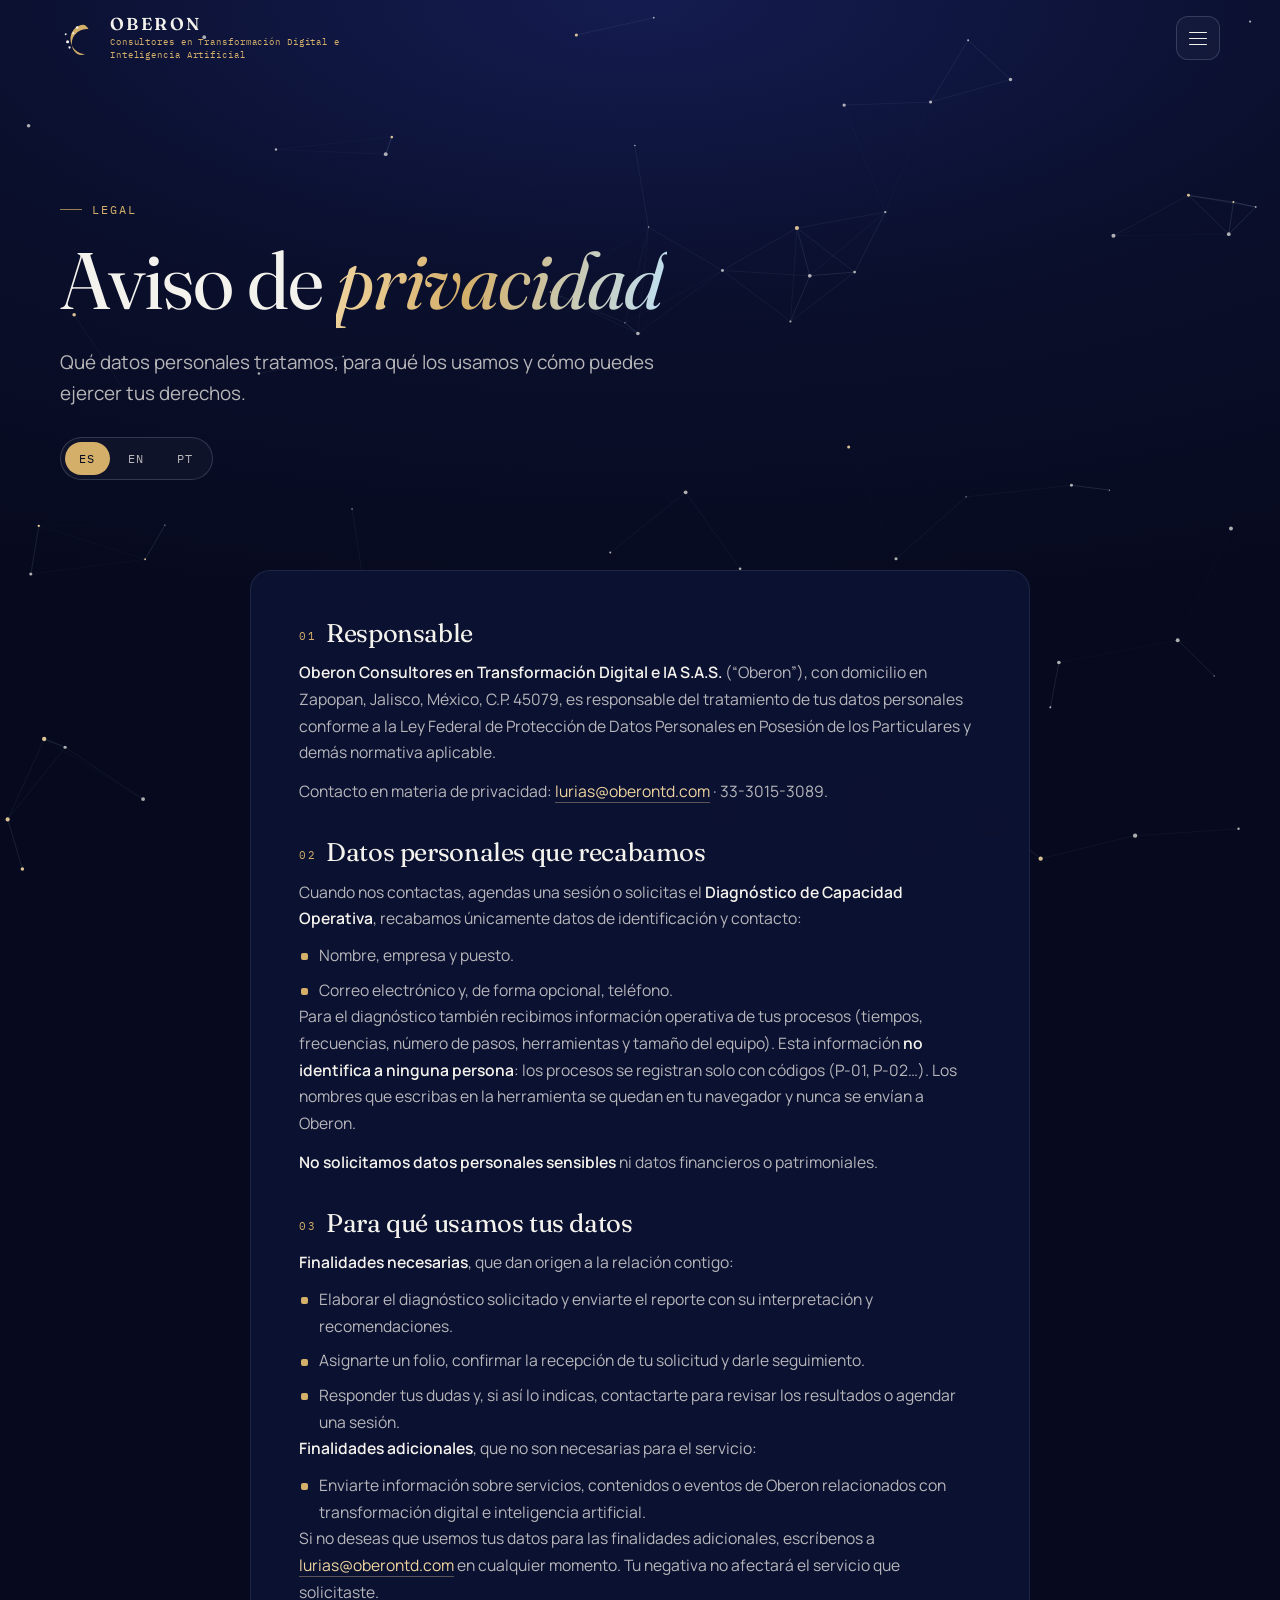
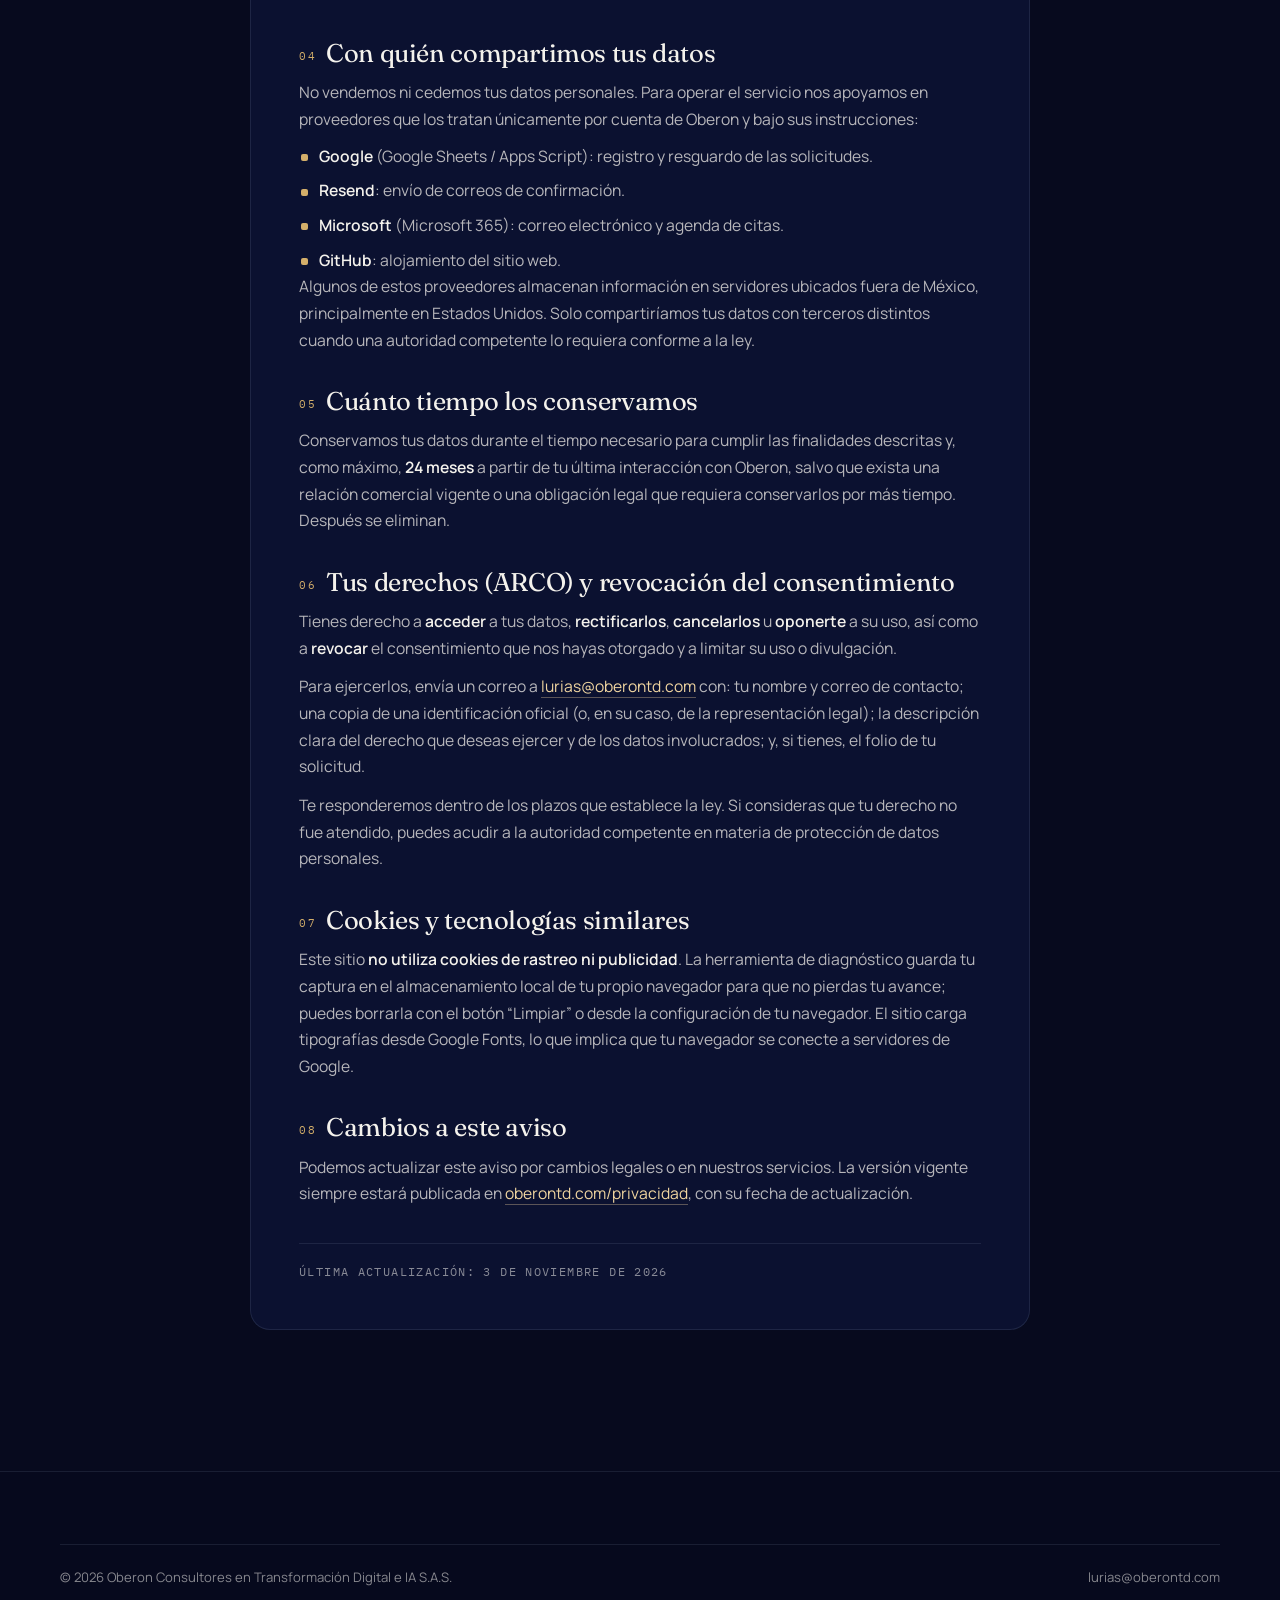
<file: privacidad.html>
<!DOCTYPE html>
<html lang="es">
<head>
<meta charset="UTF-8">
<meta name="viewport" content="width=device-width, initial-scale=1, viewport-fit=cover">
<title>Aviso de Privacidad | Oberon</title>
<meta name="description" content="Aviso de privacidad de Oberon Consultores en Transformación Digital e IA: qué datos personales tratamos, para qué y cómo ejercer tus derechos ARCO.">
<meta name="theme-color" content="#0A0F2C">
<link rel="canonical" href="https://www.oberontd.com/privacidad">
<meta name="robots" content="index, follow">
<link rel="icon" href="/favicon.ico" sizes="any">
<link rel="icon" type="image/png" sizes="48x48" href="/img/icon/favicon-48.png">
<link rel="apple-touch-icon" href="/img/icon/apple-touch-icon.png">
<link rel="preconnect" href="https://fonts.googleapis.com">
<link rel="preconnect" href="https://fonts.gstatic.com" crossorigin>
<link href="https://fonts.googleapis.com/css2?family=Fraunces:ital,opsz,wght@0,9..144,300..700;1,9..144,300..700&family=Manrope:wght@400;500;600;700&family=IBM+Plex+Mono:wght@400;500&display=swap" rel="stylesheet">
<link rel="stylesheet" href="assets/oberon.css">
<style>
.pv-lang{display:inline-flex;gap:4px;padding:4px;border:1px solid var(--line-2);border-radius:999px;background:rgba(255,255,255,.03);margin-top:28px;}
.pv-lang button{border:0;background:transparent;color:var(--text-2);font-family:var(--mono);font-size:.74rem;letter-spacing:.12em;padding:7px 14px;border-radius:999px;cursor:pointer;}
.pv-lang button[aria-pressed="true"]{background:var(--gold);color:var(--bg);}
.pv{max-width:860px;padding-bottom:var(--section);}
.pv [data-l]{display:none;}
.pv [data-l].on{display:block;}
.pv-card{border:1px solid var(--line);background:var(--card);border-radius:var(--radius);padding:clamp(22px,4vw,48px);backdrop-filter:blur(12px);-webkit-backdrop-filter:blur(12px);}
.pv-note{font-size:.84rem;color:var(--text-3);margin-bottom:26px;padding:12px 16px;border-radius:12px;border:1px dashed var(--line-2);}
.pv h2{font-size:clamp(1.25rem,2.2vw,1.6rem);margin:34px 0 12px;color:var(--text);}
.pv h2:first-of-type{margin-top:0;}
.pv h2 span{font-family:var(--mono);font-size:.7rem;letter-spacing:.14em;color:var(--gold);margin-right:10px;vertical-align:middle;}
.pv p,.pv li{color:var(--text-2);font-size:.98rem;line-height:1.7;}
.pv p+p{margin-top:12px;}
.pv ul{margin:10px 0 0;padding-left:0;display:grid;gap:8px;}
.pv li{position:relative;padding-left:20px;}
.pv li::before{content:'';position:absolute;left:2px;top:.72em;width:7px;height:7px;border-radius:2px;background:var(--gold);}
.pv b{color:var(--text);font-weight:600;}
.pv a{color:var(--gold-2);border-bottom:1px solid rgba(240,213,160,.35);}
.pv-upd{margin-top:36px;padding-top:18px;border-top:1px solid var(--line);font-family:var(--mono);font-size:.72rem;letter-spacing:.12em;text-transform:uppercase;color:var(--text-3);}
</style>
</head>
<body>
<canvas id="net" aria-hidden="true"></canvas>
<div class="progress" aria-hidden="true"></div>

<header class="nav" id="nav">
  <div class="wrap nav-inner">
    <a href="/" class="brand" aria-label="Oberon">
      <svg viewBox="0 0 40 40" fill="none" aria-hidden="true"><path d="M25 6C17 6 11 13 11 21c0 8.5 6.7 15.4 15.2 15.9C22.7 39 18 38 15 33.8c-3.6-5-3.4-12.4.6-17.2C19.4 12.4 24.6 10 30 10.8 28.6 8 26.9 6.7 25 6Z" fill="#D4AF6A"/><circle cx="8" cy="24" r="1.6" fill="#F4F2EC"/><circle cx="14" cy="15" r="1.1" fill="#F4F2EC"/><circle cx="6" cy="16" r="1" fill="#F4F2EC"/><circle cx="18" cy="9" r="1.3" fill="#F4F2EC"/><circle cx="10" cy="30" r="1.2" fill="#F4F2EC"/></svg>
      <span class="brand-name">OBERON<span class="brand-sub">Consultores en Transformación Digital e Inteligencia Artificial</span></span>
    </a>
    <nav class="nav-links" aria-label="Principal">
      <a href="/">Inicio</a>
      <a href="/servicios">Servicios</a>
      <a href="/soluciones">Soluciones</a>
      <a href="/#metodo">Metodología</a>
      <a href="/diagnostico">Diagnóstico</a>
      <a href="/blog/">Blog</a>
      <a href="/contacto">Contacto</a>
    </nav>
    <a class="btn btn-primary nav-cta" href="https://outlook.office.com/book/OberonConsultoresenTransformacinDigital1@oberontd.com/?ismsaljsauthenabled" target="_blank" rel="noopener">Habla con nuestro equipo</a>
    <button class="burger" id="burger" type="button" aria-controls="mPanel" aria-expanded="false" aria-label="Abrir menú"><span></span><span></span><span></span></button>
  </div>
</header>
<div class="m-panel" id="mPanel" aria-hidden="true">
  <a class="m-link" href="/">Inicio<span>01</span></a>
  <a class="m-link" href="/servicios">Servicios<span>02</span></a>
  <a class="m-link" href="/soluciones">Soluciones<span>03</span></a>
  <a class="m-link" href="/#metodo">Metodología<span>04</span></a>
  <a class="m-link" href="/diagnostico">Diagnóstico<span>05</span></a>
  <a class="m-link" href="/blog/">Blog<span>06</span></a>
  <a class="m-link" href="/contacto">Contacto<span>07</span></a>
  <a class="btn btn-primary" href="https://outlook.office.com/book/OberonConsultoresenTransformacinDigital1@oberontd.com/?ismsaljsauthenabled" target="_blank" rel="noopener">Habla con nuestro equipo</a>
</div>

<main id="main">
<section class="page-hero">
  <div class="wrap">
    <span class="label" data-t="label">Legal</span>
    <h1 data-t="h1">Aviso de <em>privacidad</em></h1>
    <p data-t="sub">Qué datos personales tratamos, para qué los usamos y cómo puedes ejercer tus derechos.</p>
    <div class="pv-lang" role="group" aria-label="Idioma">
      <button type="button" data-lang="es">ES</button><button type="button" data-lang="en">EN</button><button type="button" data-lang="pt">PT</button>
    </div>
  </div>
</section>

<section>
<div class="wrap pv">

<!-- ======================= ESPAÑOL (versión que rige) ======================= -->
<div class="pv-card on" data-l="es">
  <h2><span>01</span>Responsable</h2>
  <p><b>Oberon Consultores en Transformación Digital e IA S.A.S.</b> (“Oberon”), con domicilio en Zapopan, Jalisco, México, C.P. 45079, es responsable del tratamiento de tus datos personales conforme a la Ley Federal de Protección de Datos Personales en Posesión de los Particulares y demás normativa aplicable.</p>
  <p>Contacto en materia de privacidad: <a href="mailto:lurias@oberontd.com">lurias@oberontd.com</a> · 33-3015-3089.</p>

  <h2><span>02</span>Datos personales que recabamos</h2>
  <p>Cuando nos contactas, agendas una sesión o solicitas el <b>Diagnóstico de Capacidad Operativa</b>, recabamos únicamente datos de identificación y contacto:</p>
  <ul>
    <li>Nombre, empresa y puesto.</li>
    <li>Correo electrónico y, de forma opcional, teléfono.</li>
  </ul>
  <p>Para el diagnóstico también recibimos información operativa de tus procesos (tiempos, frecuencias, número de pasos, herramientas y tamaño del equipo). Esta información <b>no identifica a ninguna persona</b>: los procesos se registran solo con códigos (P-01, P-02…). Los nombres que escribas en la herramienta se quedan en tu navegador y nunca se envían a Oberon.</p>
  <p><b>No solicitamos datos personales sensibles</b> ni datos financieros o patrimoniales.</p>

  <h2><span>03</span>Para qué usamos tus datos</h2>
  <p><b>Finalidades necesarias</b>, que dan origen a la relación contigo:</p>
  <ul>
    <li>Elaborar el diagnóstico solicitado y enviarte el reporte con su interpretación y recomendaciones.</li>
    <li>Asignarte un folio, confirmar la recepción de tu solicitud y darle seguimiento.</li>
    <li>Responder tus dudas y, si así lo indicas, contactarte para revisar los resultados o agendar una sesión.</li>
  </ul>
  <p><b>Finalidades adicionales</b>, que no son necesarias para el servicio:</p>
  <ul>
    <li>Enviarte información sobre servicios, contenidos o eventos de Oberon relacionados con transformación digital e inteligencia artificial.</li>
  </ul>
  <p>Si no deseas que usemos tus datos para las finalidades adicionales, escríbenos a <a href="mailto:lurias@oberontd.com">lurias@oberontd.com</a> en cualquier momento. Tu negativa no afectará el servicio que solicitaste.</p>

  <h2><span>04</span>Con quién compartimos tus datos</h2>
  <p>No vendemos ni cedemos tus datos personales. Para operar el servicio nos apoyamos en proveedores que los tratan únicamente por cuenta de Oberon y bajo sus instrucciones:</p>
  <ul>
    <li><b>Google</b> (Google Sheets / Apps Script): registro y resguardo de las solicitudes.</li>
    <li><b>Resend</b>: envío de correos de confirmación.</li>
    <li><b>Microsoft</b> (Microsoft 365): correo electrónico y agenda de citas.</li>
    <li><b>GitHub</b>: alojamiento del sitio web.</li>
  </ul>
  <p>Algunos de estos proveedores almacenan información en servidores ubicados fuera de México, principalmente en Estados Unidos. Solo compartiríamos tus datos con terceros distintos cuando una autoridad competente lo requiera conforme a la ley.</p>

  <h2><span>05</span>Cuánto tiempo los conservamos</h2>
  <p>Conservamos tus datos durante el tiempo necesario para cumplir las finalidades descritas y, como máximo, <b>24 meses</b> a partir de tu última interacción con Oberon, salvo que exista una relación comercial vigente o una obligación legal que requiera conservarlos por más tiempo. Después se eliminan.</p>

  <h2><span>06</span>Tus derechos (ARCO) y revocación del consentimiento</h2>
  <p>Tienes derecho a <b>acceder</b> a tus datos, <b>rectificarlos</b>, <b>cancelarlos</b> u <b>oponerte</b> a su uso, así como a <b>revocar</b> el consentimiento que nos hayas otorgado y a limitar su uso o divulgación.</p>
  <p>Para ejercerlos, envía un correo a <a href="mailto:lurias@oberontd.com">lurias@oberontd.com</a> con: tu nombre y correo de contacto; una copia de una identificación oficial (o, en su caso, de la representación legal); la descripción clara del derecho que deseas ejercer y de los datos involucrados; y, si tienes, el folio de tu solicitud.</p>
  <p>Te responderemos dentro de los plazos que establece la ley. Si consideras que tu derecho no fue atendido, puedes acudir a la autoridad competente en materia de protección de datos personales.</p>

  <h2><span>07</span>Cookies y tecnologías similares</h2>
  <p>Este sitio <b>no utiliza cookies de rastreo ni publicidad</b>. La herramienta de diagnóstico guarda tu captura en el almacenamiento local de tu propio navegador para que no pierdas tu avance; puedes borrarla con el botón “Limpiar” o desde la configuración de tu navegador. El sitio carga tipografías desde Google Fonts, lo que implica que tu navegador se conecte a servidores de Google.</p>

  <h2><span>08</span>Cambios a este aviso</h2>
  <p>Podemos actualizar este aviso por cambios legales o en nuestros servicios. La versión vigente siempre estará publicada en <a href="https://www.oberontd.com/privacidad">oberontd.com/privacidad</a>, con su fecha de actualización.</p>

  <div class="pv-upd">Última actualización: 3 de noviembre de 2026</div>
</div>

<!-- ======================= ENGLISH ======================= -->
<div class="pv-card" data-l="en">
  <p class="pv-note">This is a courtesy translation. In case of any discrepancy, the Spanish version prevails.</p>
  <h2><span>01</span>Data controller</h2>
  <p><b>Oberon Consultores en Transformación Digital e IA S.A.S.</b> (“Oberon”), located in Zapopan, Jalisco, Mexico, ZIP 45079, is responsible for processing your personal data under Mexico’s Federal Law on the Protection of Personal Data Held by Private Parties and other applicable regulations.</p>
  <p>Privacy contact: <a href="mailto:lurias@oberontd.com">lurias@oberontd.com</a> · +52 33 3015 3089.</p>

  <h2><span>02</span>Personal data we collect</h2>
  <p>When you contact us, book a session or request the <b>Operational Capacity Assessment</b>, we only collect identification and contact data:</p>
  <ul>
    <li>Name, company and job title.</li>
    <li>Email and, optionally, phone number.</li>
  </ul>
  <p>For the assessment we also receive operational information about your processes (times, frequencies, number of steps, tools and team size). This information <b>does not identify any person</b>: processes are recorded only as codes (P-01, P-02…). Any names you type in the tool stay in your browser and are never sent to Oberon.</p>
  <p><b>We do not request sensitive personal data</b> or financial data.</p>

  <h2><span>03</span>How we use your data</h2>
  <p><b>Necessary purposes</b>, which give rise to our relationship with you:</p>
  <ul>
    <li>Preparing the requested assessment and sending you the report with its interpretation and recommendations.</li>
    <li>Assigning a reference number, confirming receipt of your request and following up on it.</li>
    <li>Answering your questions and, if you indicate so, contacting you to review the results or book a session.</li>
  </ul>
  <p><b>Additional purposes</b>, not necessary for the service:</p>
  <ul>
    <li>Sending you information about Oberon services, content or events related to digital transformation and artificial intelligence.</li>
  </ul>
  <p>If you do not want your data used for additional purposes, email <a href="mailto:lurias@oberontd.com">lurias@oberontd.com</a> at any time. Declining will not affect the service you requested.</p>

  <h2><span>04</span>Who we share your data with</h2>
  <p>We do not sell or assign your personal data. To run the service we rely on providers that process it only on Oberon’s behalf and under its instructions:</p>
  <ul>
    <li><b>Google</b> (Google Sheets / Apps Script): recording and storing requests.</li>
    <li><b>Resend</b>: sending confirmation emails.</li>
    <li><b>Microsoft</b> (Microsoft 365): email and appointment booking.</li>
    <li><b>GitHub</b>: website hosting.</li>
  </ul>
  <p>Some of these providers store information on servers outside Mexico, mainly in the United States. We would only share your data with other third parties when required by a competent authority under the law.</p>

  <h2><span>05</span>How long we keep it</h2>
  <p>We keep your data for as long as needed to fulfil the purposes above and for a maximum of <b>24 months</b> from your last interaction with Oberon, unless there is an ongoing business relationship or a legal obligation to keep it longer. After that it is deleted.</p>

  <h2><span>06</span>Your rights and withdrawal of consent</h2>
  <p>You have the right to <b>access</b>, <b>rectify</b> and <b>cancel</b> your data or <b>object</b> to its use, as well as to <b>withdraw</b> your consent and limit its use or disclosure.</p>
  <p>To exercise them, email <a href="mailto:lurias@oberontd.com">lurias@oberontd.com</a> with: your name and contact email; a copy of an official ID (or proof of legal representation, if applicable); a clear description of the right you wish to exercise and the data involved; and, if available, your request reference number.</p>
  <p>We will respond within the time limits set by law. If you believe your request was not properly handled, you may contact the competent personal data protection authority in Mexico.</p>

  <h2><span>07</span>Cookies and similar technologies</h2>
  <p>This site <b>does not use tracking or advertising cookies</b>. The assessment tool saves your entries in your own browser’s local storage so you don’t lose your progress; you can delete them with the “Clear” button or in your browser settings. The site loads fonts from Google Fonts, which means your browser connects to Google servers.</p>

  <h2><span>08</span>Changes to this notice</h2>
  <p>We may update this notice due to legal changes or changes in our services. The current version will always be available at <a href="https://www.oberontd.com/privacidad">oberontd.com/privacidad</a>, with its update date.</p>

  <div class="pv-upd">Last updated: November 3, 2026</div>
</div>

<!-- ======================= PORTUGUÊS ======================= -->
<div class="pv-card" data-l="pt">
  <p class="pv-note">Esta é uma tradução de cortesia. Em caso de divergência, prevalece a versão em espanhol.</p>
  <h2><span>01</span>Responsável</h2>
  <p><b>Oberon Consultores en Transformación Digital e IA S.A.S.</b> (“Oberon”), com domicílio em Zapopan, Jalisco, México, CEP 45079, é responsável pelo tratamento dos seus dados pessoais conforme a Lei Federal de Proteção de Dados Pessoais em Posse de Particulares do México e demais normas aplicáveis.</p>
  <p>Contato sobre privacidade: <a href="mailto:lurias@oberontd.com">lurias@oberontd.com</a> · +52 33 3015 3089.</p>

  <h2><span>02</span>Dados pessoais que coletamos</h2>
  <p>Quando você entra em contato, agenda uma sessão ou solicita o <b>Diagnóstico de Capacidade Operacional</b>, coletamos apenas dados de identificação e contato:</p>
  <ul>
    <li>Nome, empresa e cargo.</li>
    <li>E-mail e, opcionalmente, telefone.</li>
  </ul>
  <p>Para o diagnóstico também recebemos informações operacionais dos seus processos (tempos, frequências, número de etapas, ferramentas e tamanho da equipe). Essas informações <b>não identificam nenhuma pessoa</b>: os processos são registrados apenas com códigos (P-01, P-02…). Os nomes digitados na ferramenta ficam no seu navegador e nunca são enviados à Oberon.</p>
  <p><b>Não solicitamos dados pessoais sensíveis</b> nem dados financeiros.</p>

  <h2><span>03</span>Para que usamos seus dados</h2>
  <p><b>Finalidades necessárias</b>, que dão origem à relação com você:</p>
  <ul>
    <li>Elaborar o diagnóstico solicitado e enviar o relatório com interpretação e recomendações.</li>
    <li>Atribuir um protocolo, confirmar o recebimento da sua solicitação e acompanhá-la.</li>
    <li>Responder às suas dúvidas e, se você indicar, entrar em contato para revisar os resultados ou agendar uma sessão.</li>
  </ul>
  <p><b>Finalidades adicionais</b>, não necessárias para o serviço:</p>
  <ul>
    <li>Enviar informações sobre serviços, conteúdos ou eventos da Oberon relacionados à transformação digital e à inteligência artificial.</li>
  </ul>
  <p>Se não desejar que seus dados sejam usados para as finalidades adicionais, escreva para <a href="mailto:lurias@oberontd.com">lurias@oberontd.com</a> a qualquer momento. Sua recusa não afetará o serviço solicitado.</p>

  <h2><span>04</span>Com quem compartilhamos seus dados</h2>
  <p>Não vendemos nem cedemos seus dados pessoais. Para operar o serviço contamos com fornecedores que os tratam apenas em nome da Oberon e sob suas instruções:</p>
  <ul>
    <li><b>Google</b> (Google Sheets / Apps Script): registro e armazenamento das solicitações.</li>
    <li><b>Resend</b>: envio de e-mails de confirmação.</li>
    <li><b>Microsoft</b> (Microsoft 365): e-mail e agendamento.</li>
    <li><b>GitHub</b>: hospedagem do site.</li>
  </ul>
  <p>Alguns desses fornecedores armazenam informações em servidores fora do México, principalmente nos Estados Unidos. Só compartilharíamos seus dados com outros terceiros quando exigido por autoridade competente nos termos da lei.</p>

  <h2><span>05</span>Por quanto tempo os guardamos</h2>
  <p>Guardamos seus dados pelo tempo necessário para cumprir as finalidades descritas e, no máximo, por <b>24 meses</b> a partir da sua última interação com a Oberon, salvo relação comercial vigente ou obrigação legal que exija mantê-los por mais tempo. Depois disso, são excluídos.</p>

  <h2><span>06</span>Seus direitos e revogação do consentimento</h2>
  <p>Você tem direito de <b>acessar</b>, <b>retificar</b> e <b>cancelar</b> seus dados ou <b>se opor</b> ao seu uso, bem como de <b>revogar</b> o consentimento concedido e limitar seu uso ou divulgação.</p>
  <p>Para exercê-los, envie um e-mail para <a href="mailto:lurias@oberontd.com">lurias@oberontd.com</a> com: seu nome e e-mail de contato; cópia de um documento oficial de identidade (ou da representação legal, se for o caso); descrição clara do direito que deseja exercer e dos dados envolvidos; e, se tiver, o protocolo da sua solicitação.</p>
  <p>Responderemos dentro dos prazos estabelecidos pela lei. Se considerar que seu pedido não foi atendido, você pode recorrer à autoridade competente em proteção de dados pessoais no México.</p>

  <h2><span>07</span>Cookies e tecnologias semelhantes</h2>
  <p>Este site <b>não utiliza cookies de rastreamento nem de publicidade</b>. A ferramenta de diagnóstico salva seu preenchimento no armazenamento local do seu próprio navegador para que você não perca o progresso; você pode apagá-lo com o botão “Limpar” ou nas configurações do navegador. O site carrega fontes do Google Fonts, o que faz seu navegador se conectar a servidores do Google.</p>

  <h2><span>08</span>Alterações neste aviso</h2>
  <p>Podemos atualizar este aviso por mudanças legais ou nos nossos serviços. A versão vigente estará sempre publicada em <a href="https://www.oberontd.com/privacidad">oberontd.com/privacidad</a>, com a data de atualização.</p>

  <div class="pv-upd">Última atualização: 3 de novembro de 2026</div>
</div>

</div>
</section>
</main>

<footer>
  <div class="wrap">
    <div class="foot-bottom" style="margin-top:0">
      <span>© <span class="year"></span> Oberon Consultores en Transformación Digital e IA S.A.S.</span>
      <a href="mailto:lurias@oberontd.com">lurias@oberontd.com</a>
    </div>
  </div>
</footer>

<script>
(() => {
  const T = {
    es:{ label:'Legal', h1:'Aviso de <em>privacidad</em>', sub:'Qué datos personales tratamos, para qué los usamos y cómo puedes ejercer tus derechos.' },
    en:{ label:'Legal', h1:'Privacy <em>notice</em>', sub:'What personal data we process, what we use it for and how you can exercise your rights.' },
    pt:{ label:'Legal', h1:'Aviso de <em>privacidade</em>', sub:'Quais dados pessoais tratamos, para que os usamos e como você pode exercer seus direitos.' },
  };
  const set = (l) => {
    if (!T[l]) l = 'es';
    document.documentElement.lang = l === 'pt' ? 'pt-BR' : l;
    document.querySelectorAll('[data-t]').forEach((el) => { el.innerHTML = T[l][el.dataset.t]; });
    document.querySelectorAll('[data-l]').forEach((el) => el.classList.toggle('on', el.dataset.l === l));
    document.querySelectorAll('[data-lang]').forEach((b) => b.setAttribute('aria-pressed', b.dataset.lang === l));
  };
  document.querySelectorAll('[data-lang]').forEach((b) => b.addEventListener('click', () => set(b.dataset.lang)));
  set(new URLSearchParams(location.search).get('lang') || 'es');
})();
</script>
<script src="assets/oberon.js" defer></script>
</body>
</html>
</file>
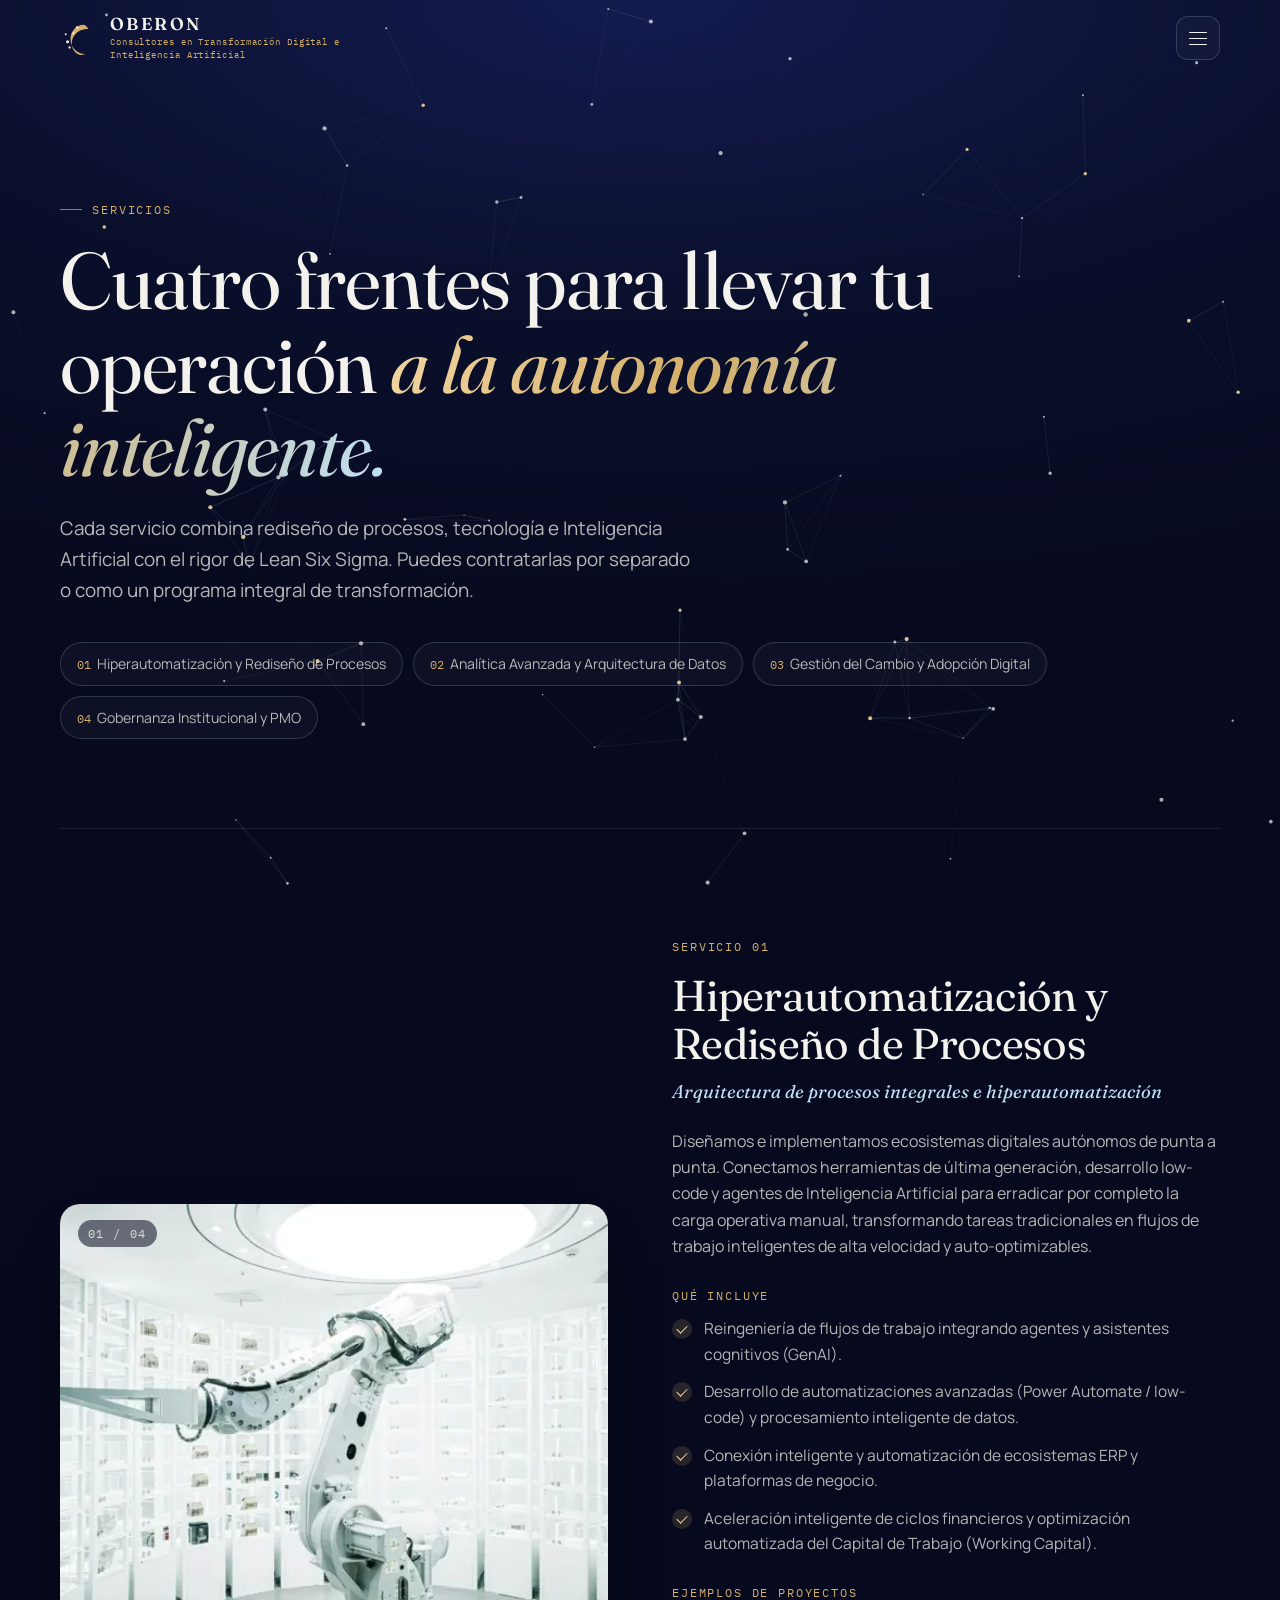
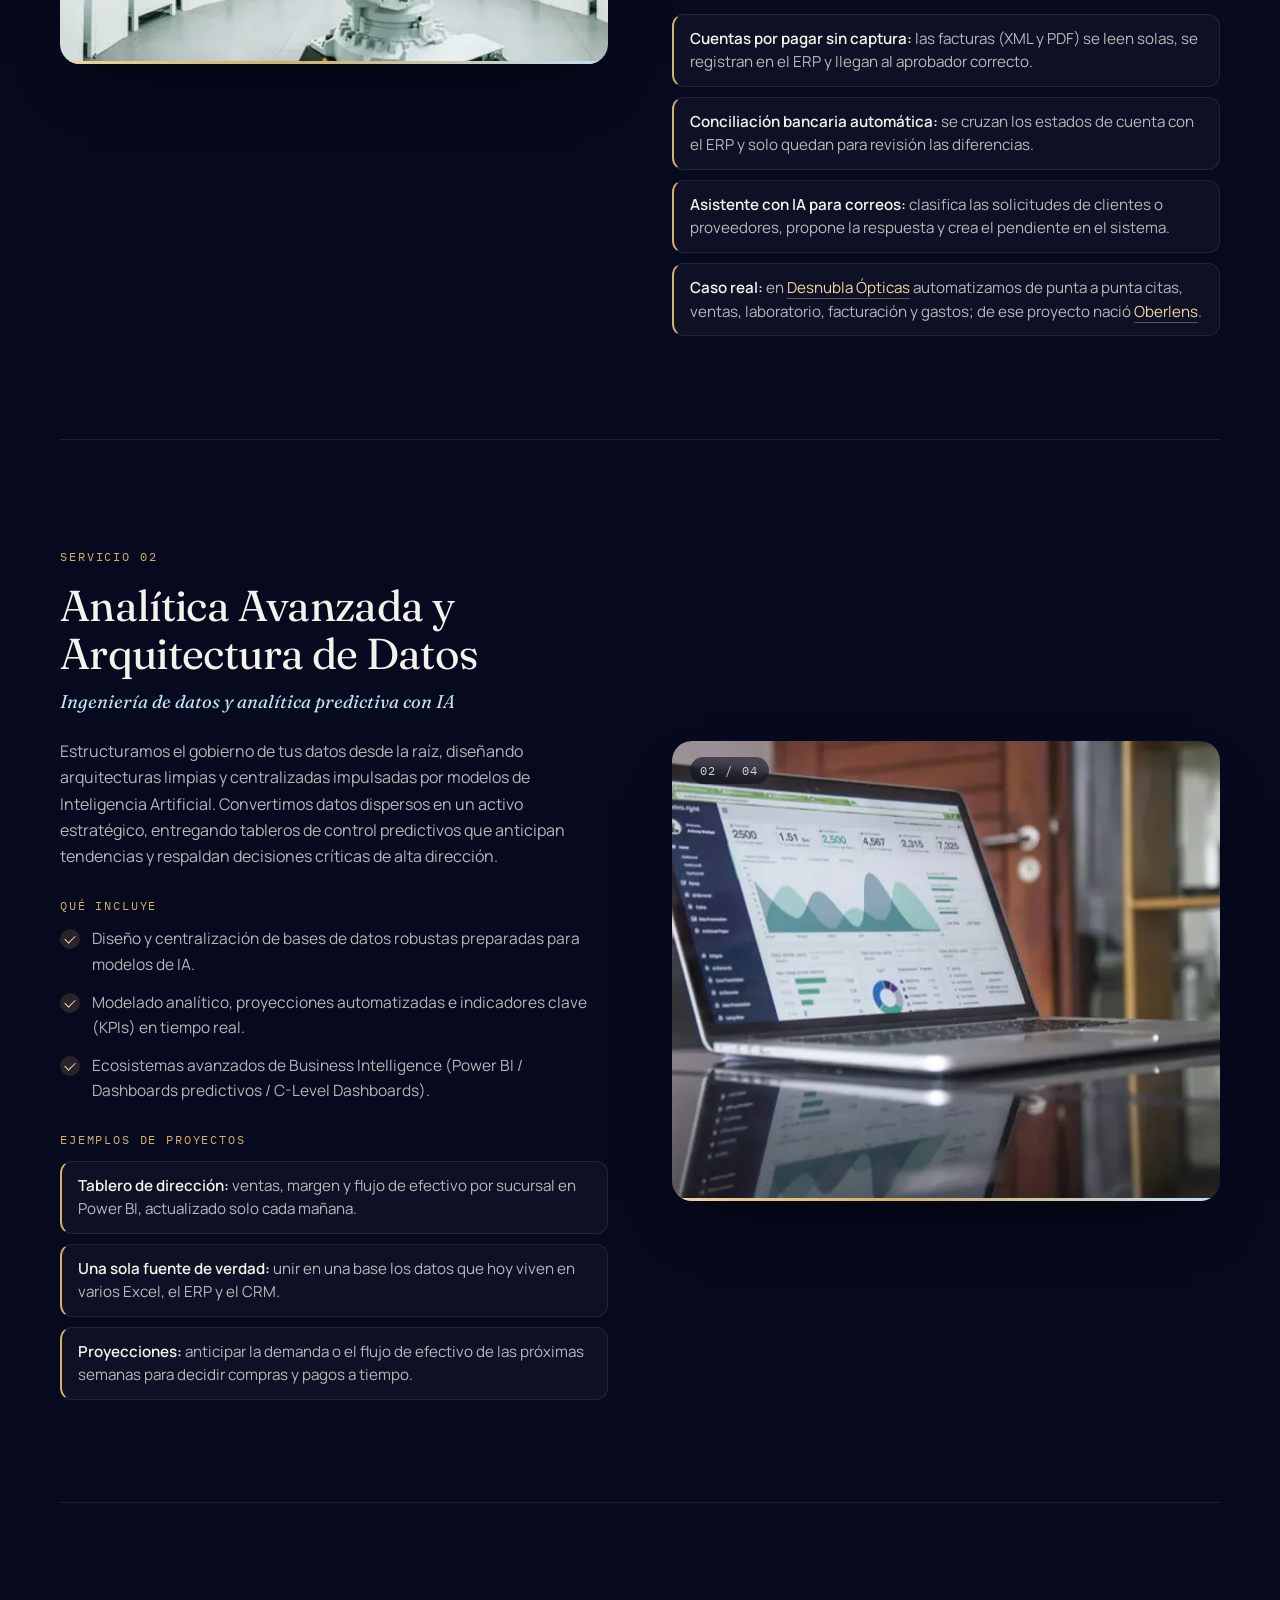
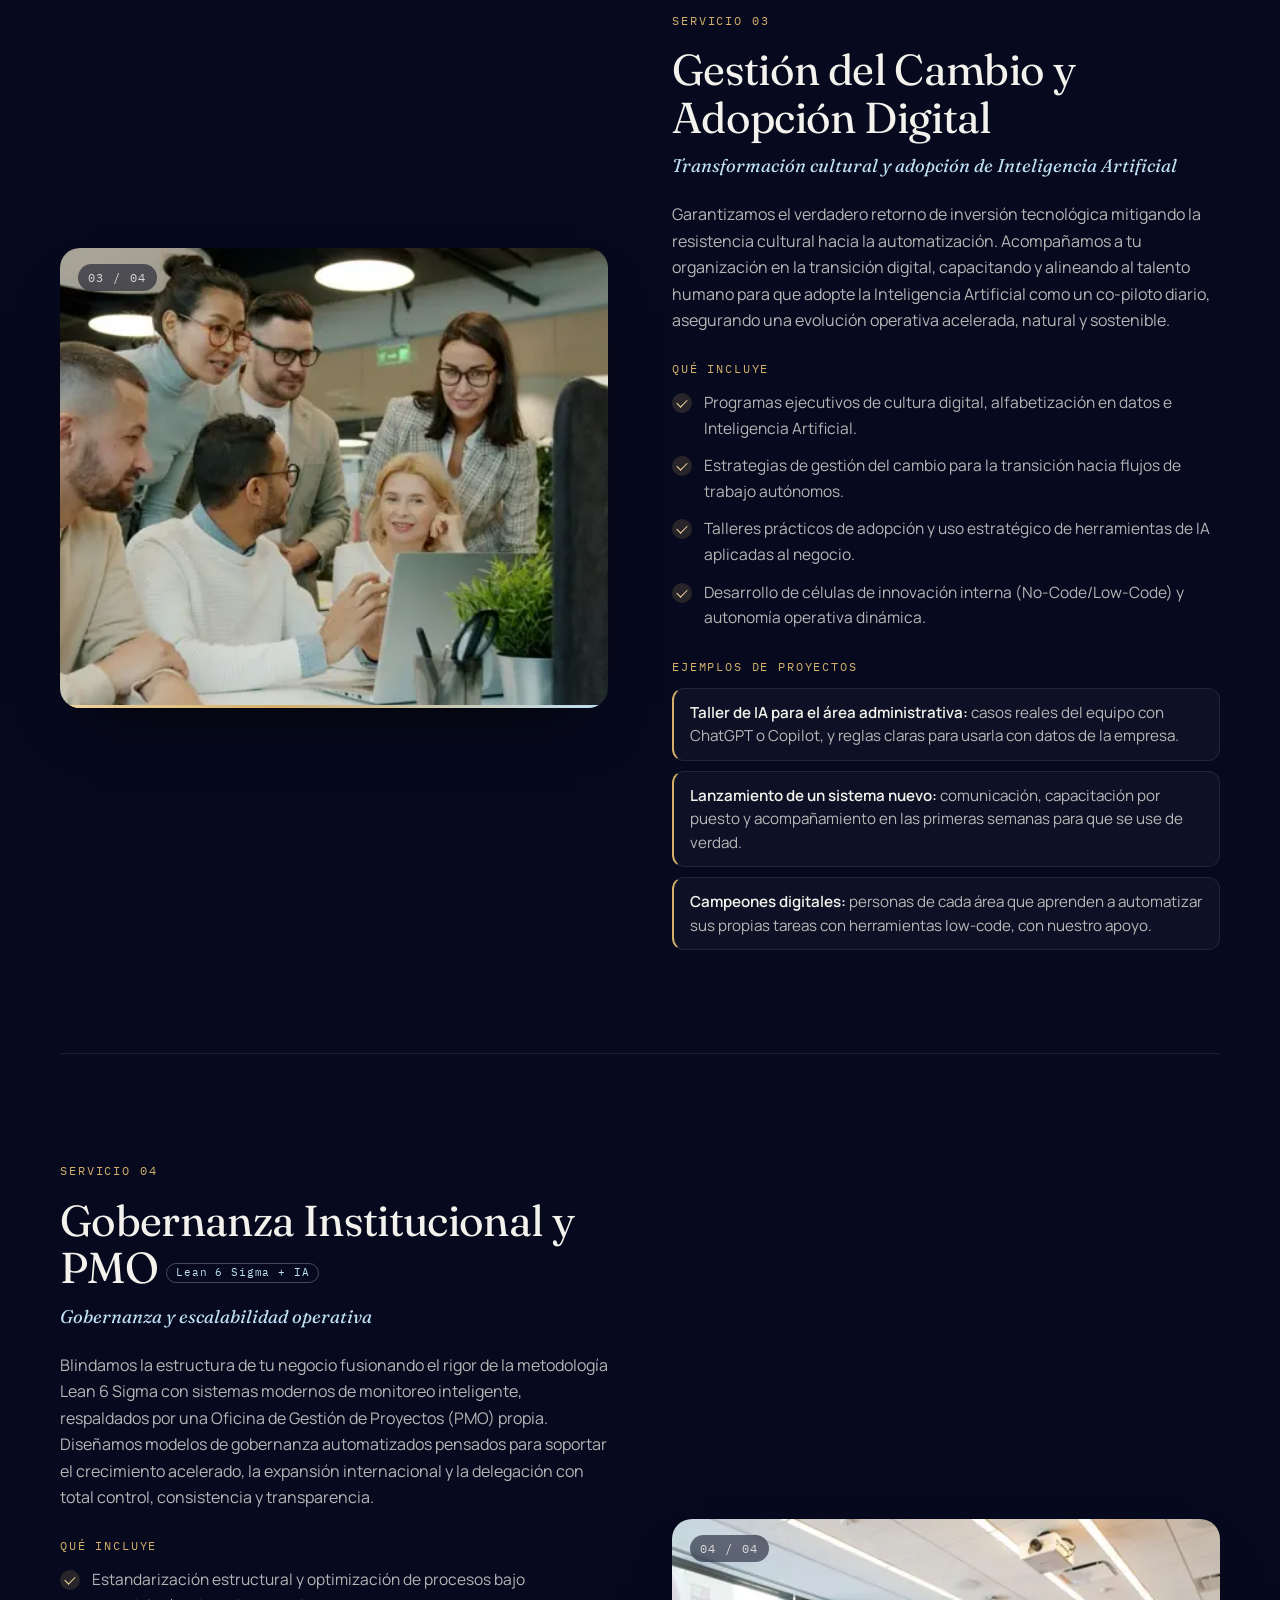
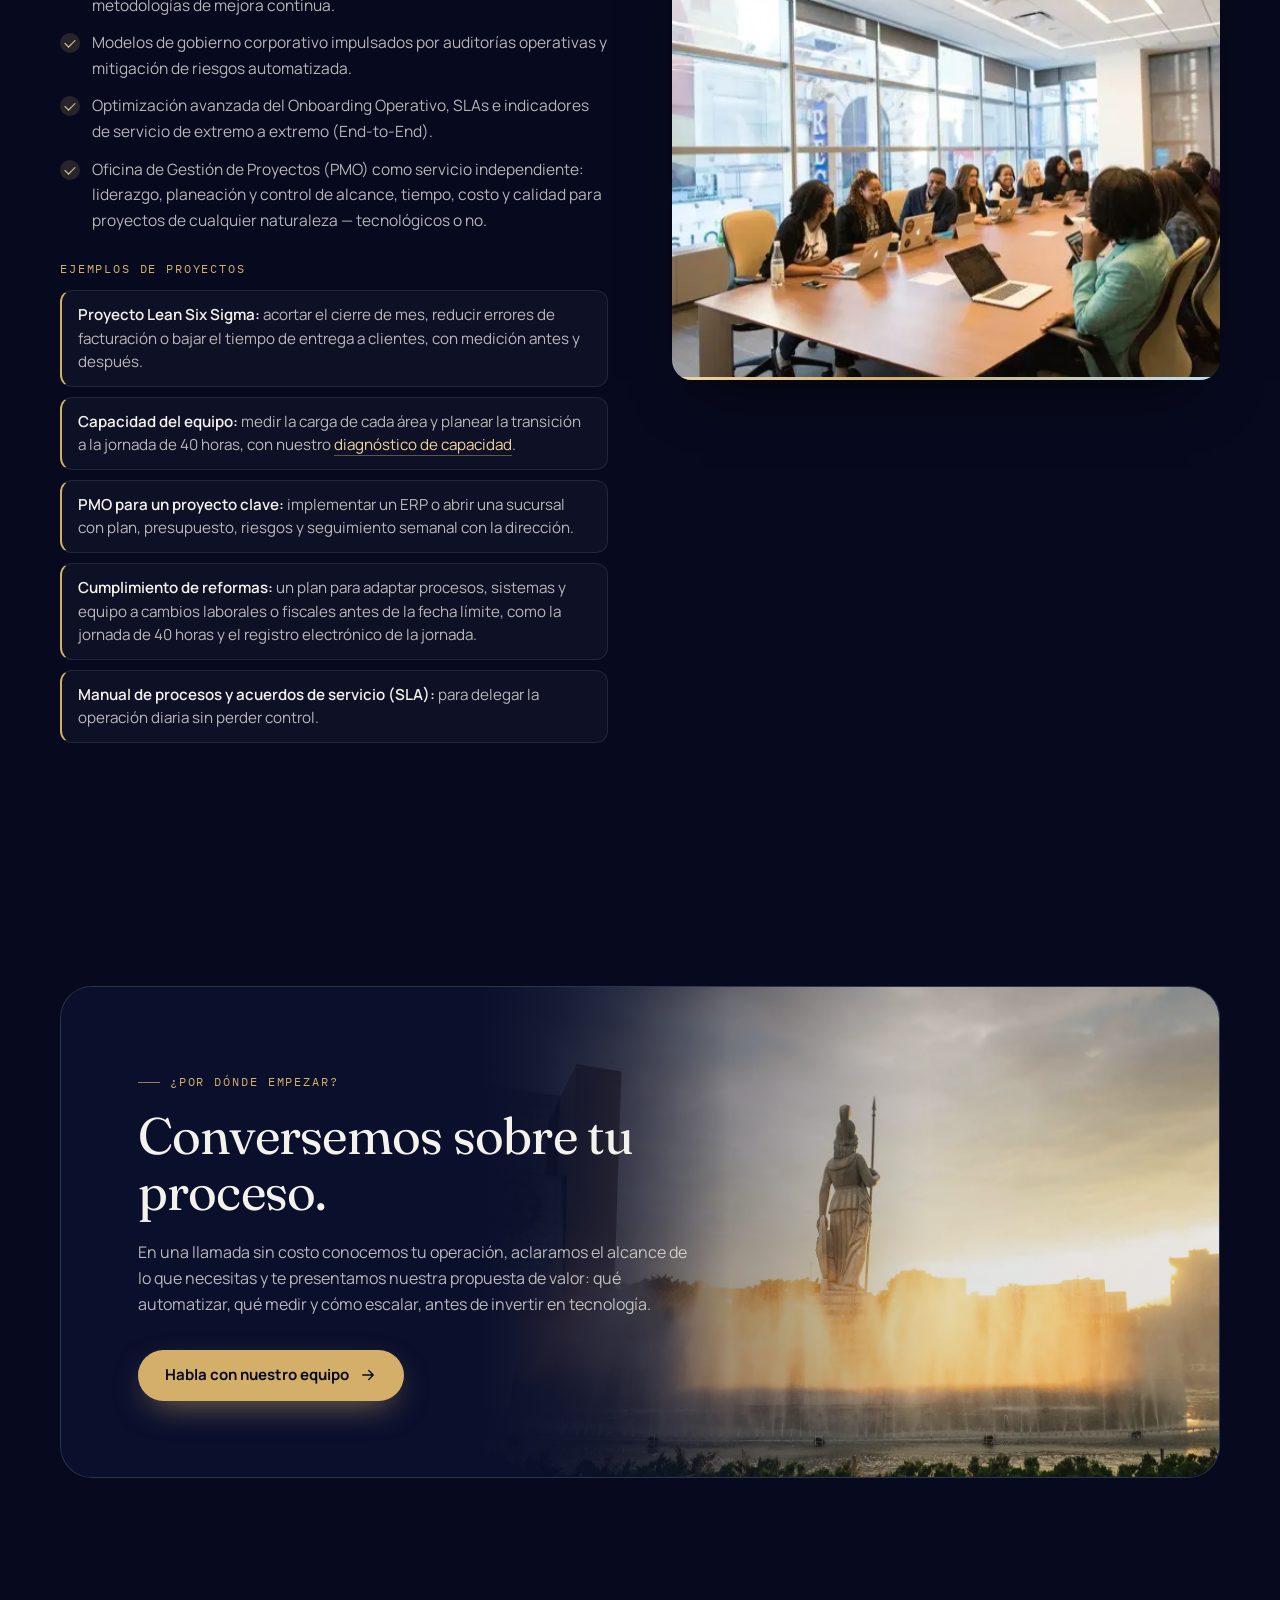
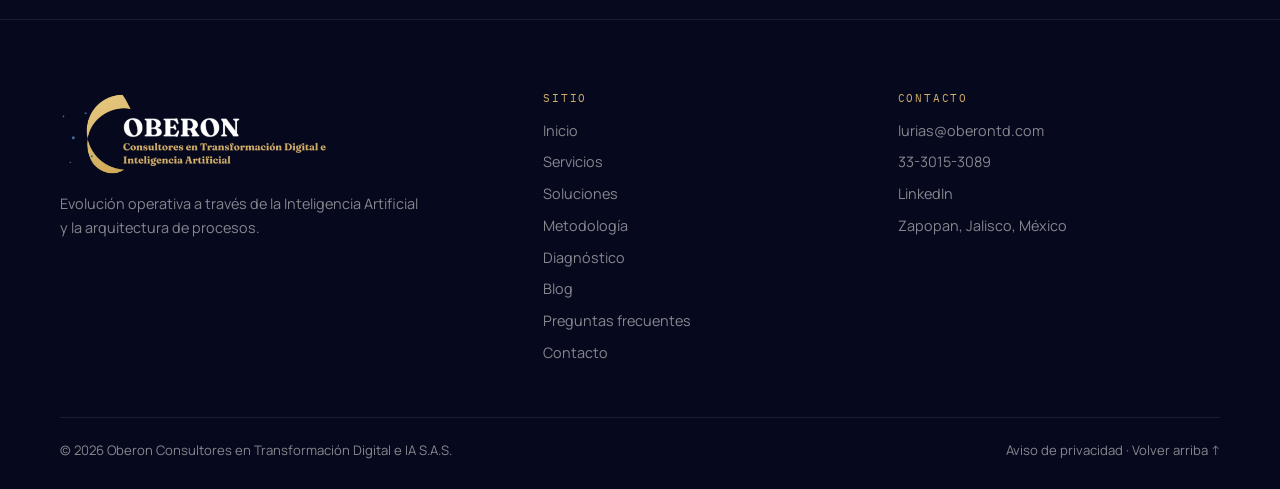
<file: servicios.html>
<!DOCTYPE html>
<html lang="es">
<head>
<meta charset="UTF-8">
<meta name="viewport" content="width=device-width, initial-scale=1, viewport-fit=cover">
<title>Hiperautomatización, Analítica de Datos, IA y PMO | Servicios Oberon</title>
<meta name="description" content="Servicios de transformación digital en Guadalajara: hiperautomatización con IA y low-code, ingeniería de datos y Power BI, adopción de IA y gestión del cambio, y gobernanza con PMO y Lean Six Sigma.">
<meta name="theme-color" content="#0A0F2C">
<link rel="canonical" href="https://www.oberontd.com/servicios">
<meta property="og:type" content="website">
<meta property="og:site_name" content="Oberon">
<meta property="og:title" content="Servicios de Transformación Digital e IA | Oberon">
<meta property="og:description" content="Hiperautomatización, analítica de datos, adopción de IA y gobernanza con PMO para llevar tu operación a la autonomía inteligente.">
<meta property="og:url" content="https://www.oberontd.com/servicios">
<meta property="og:locale" content="es_MX">
<meta property="og:image" content="https://www.oberontd.com/img/og-oberon.jpg">
<meta property="og:image:width" content="1200">
<meta property="og:image:height" content="630">
<meta property="og:image:alt" content="Oberon: Diseñamos operaciones inteligentes y escalables">
<meta name="twitter:card" content="summary_large_image">
<meta name="robots" content="index, follow, max-image-preview:large">
<link rel="icon" href="/favicon.ico" sizes="any">
<link rel="icon" type="image/png" sizes="48x48" href="/img/icon/favicon-48.png">
<link rel="icon" type="image/png" sizes="192x192" href="/img/icon/icon-192.png">
<link rel="apple-touch-icon" href="/img/icon/apple-touch-icon.png">
<link rel="manifest" href="/site.webmanifest">
<link rel="preconnect" href="https://fonts.googleapis.com">
<link rel="preconnect" href="https://fonts.gstatic.com" crossorigin>
<link href="https://fonts.googleapis.com/css2?family=Fraunces:ital,opsz,wght@0,9..144,300..700;1,9..144,300..700&family=Manrope:wght@400;500;600;700&family=IBM+Plex+Mono:wght@400;500&display=swap" rel="stylesheet">
<link rel="stylesheet" href="assets/oberon.css">
<script type="application/ld+json">
{
 "@context": "https://schema.org",
 "@graph": [
  {
   "@type": "ProfessionalService",
   "@id": "https://www.oberontd.com/#organizacion",
   "name": "Oberon Consultores en Transformación Digital e IA",
   "alternateName": "Oberon",
   "legalName": "Oberon Consultores en Transformación Digital e IA S.A.S.",
   "url": "https://www.oberontd.com/",
   "logo": "https://www.oberontd.com/img/icon/icon-512.png",
   "image": "https://www.oberontd.com/img/og-oberon.jpg",
   "description": "Consultoría en transformación digital e Inteligencia Artificial: hiperautomatización, analítica de datos, adopción de IA y gobernanza con PMO bajo metodología Lean Six Sigma.",
   "telephone": "+52 33 3015 3089",
   "email": "lurias@oberontd.com",
   "address": {
    "@type": "PostalAddress",
    "addressLocality": "Zapopan",
    "addressRegion": "Jalisco",
    "postalCode": "45079",
    "addressCountry": "MX"
   },
   "areaServed": [
    {
     "@type": "City",
     "name": "Guadalajara"
    },
    {
     "@type": "City",
     "name": "Zapopan"
    },
    {
     "@type": "Country",
     "name": "México"
    }
   ],
   "knowsAbout": [
    "Transformación digital",
    "Inteligencia Artificial",
    "Hiperautomatización",
    "Automatización de procesos",
    "Low-Code",
    "Power Automate",
    "Power BI",
    "Analítica de datos",
    "Lean Six Sigma",
    "Gestión del cambio",
    "PMO",
    "Gobernanza corporativa"
   ],
   "sameAs": [
    "https://www.linkedin.com/company/oberontd/"
   ],
   "hasOfferCatalog": {
    "@type": "OfferCatalog",
    "name": "Servicios",
    "itemListElement": [
     {
      "@type": "Offer",
      "itemOffered": {
       "@type": "Service",
       "name": "Hiperautomatización y Rediseño de Procesos",
       "url": "https://www.oberontd.com/servicios#automatizacion"
      }
     },
     {
      "@type": "Offer",
      "itemOffered": {
       "@type": "Service",
       "name": "Analítica Avanzada y Arquitectura de Datos",
       "url": "https://www.oberontd.com/servicios#datos"
      }
     },
     {
      "@type": "Offer",
      "itemOffered": {
       "@type": "Service",
       "name": "Gestión del Cambio y Adopción Digital",
       "url": "https://www.oberontd.com/servicios#adopcion"
      }
     },
     {
      "@type": "Offer",
      "itemOffered": {
       "@type": "Service",
       "name": "Gobernanza Institucional y PMO",
       "url": "https://www.oberontd.com/servicios#gobernanza"
      }
     }
    ]
   }
  },
  {
   "@type": "WebSite",
   "@id": "https://www.oberontd.com/#sitio",
   "url": "https://www.oberontd.com/",
   "name": "Oberon",
   "inLanguage": "es-MX",
   "publisher": {
    "@id": "https://www.oberontd.com/#organizacion"
   }
  },
  {
   "@type": "WebPage",
   "@id": "https://www.oberontd.com/servicios#pagina",
   "url": "https://www.oberontd.com/servicios",
   "name": "Hiperautomatización, Analítica de Datos, IA y PMO | Servicios Oberon",
   "description": "Servicios de transformación digital en Guadalajara: hiperautomatización con IA y low-code, ingeniería de datos y Power BI, adopción de IA y gestión del cambio, y gobernanza con PMO y Lean Six Sigma.",
   "inLanguage": "es-MX",
   "isPartOf": {
    "@id": "https://www.oberontd.com/#sitio"
   },
   "about": {
    "@id": "https://www.oberontd.com/#organizacion"
   }
  }
 ]
}
</script>
</head>
<body>
<canvas id="net" aria-hidden="true"></canvas>
<div class="progress" aria-hidden="true"></div>
<a class="skip" href="#main">Saltar al contenido</a>

<!-- ================= NAVEGACIÓN ================= -->
<header class="nav" id="nav">
  <div class="wrap nav-inner">
    <a href="/" class="brand" aria-label="Oberon — inicio">
      <svg viewBox="0 0 40 40" fill="none" aria-hidden="true"><path d="M25 6C17 6 11 13 11 21c0 8.5 6.7 15.4 15.2 15.9C22.7 39 18 38 15 33.8c-3.6-5-3.4-12.4.6-17.2C19.4 12.4 24.6 10 30 10.8 28.6 8 26.9 6.7 25 6Z" fill="#D4AF6A"/><circle cx="8" cy="24" r="1.6" fill="#F4F2EC"/><circle cx="14" cy="15" r="1.1" fill="#F4F2EC"/><circle cx="6" cy="16" r="1" fill="#F4F2EC"/><circle cx="18" cy="9" r="1.3" fill="#F4F2EC"/><circle cx="10" cy="30" r="1.2" fill="#F4F2EC"/></svg>
      <span class="brand-name">OBERON<span class="brand-sub">Consultores en Transformación Digital e Inteligencia Artificial</span></span>
    </a>
    <nav class="nav-links" aria-label="Principal">
      <a href="/">Inicio</a>
      <a href="/servicios" aria-current="page">Servicios</a>
      <a href="/soluciones">Soluciones</a>
      <a href="/#metodo">Metodología</a>
      <a href="/diagnostico">Diagnóstico</a>
      <a href="/blog/">Blog</a>
      <a href="/contacto">Contacto</a>
    </nav>
    <a class="btn btn-primary nav-cta" href="https://outlook.office.com/book/OberonConsultoresenTransformacinDigital1@oberontd.com/?ismsaljsauthenabled" target="_blank" rel="noopener">Habla con nuestro equipo</a>
    <button class="burger" id="burger" type="button" aria-controls="mPanel" aria-expanded="false" aria-label="Abrir menú"><span></span><span></span><span></span></button>
  </div>
</header>
<div class="m-panel" id="mPanel" aria-hidden="true">
  <a class="m-link" href="/">Inicio<span>01</span></a>
  <a class="m-link" href="/servicios" aria-current="page">Servicios<span>02</span></a>
  <a class="m-link" href="/soluciones">Soluciones<span>03</span></a>
  <a class="m-link" href="/#metodo">Metodología<span>04</span></a>
  <a class="m-link" href="/diagnostico">Diagnóstico<span>05</span></a>
  <a class="m-link" href="/blog/">Blog<span>06</span></a>
  <a class="m-link" href="/contacto">Contacto<span>07</span></a>
  <a class="btn btn-primary" href="https://outlook.office.com/book/OberonConsultoresenTransformacinDigital1@oberontd.com/?ismsaljsauthenabled" target="_blank" rel="noopener">Habla con nuestro equipo</a>
</div>

<main id="main">

<section class="page-hero">
  <div class="wrap">
    <span class="label reveal">Servicios</span>
    <h1 class="reveal" data-delay="1">Cuatro frentes para llevar tu operación <em>a la autonomía inteligente.</em></h1>
    <p class="reveal" data-delay="2">Cada servicio combina rediseño de procesos, tecnología e Inteligencia Artificial con el rigor de Lean Six Sigma. Puedes contratarlas por separado o como un programa integral de transformación.</p>
    <nav class="jump reveal" data-delay="3" aria-label="Servicios"><a href="#automatizacion"><span>01</span>Hiperautomatización y Rediseño de Procesos</a><a href="#datos"><span>02</span>Analítica Avanzada y Arquitectura de Datos</a><a href="#adopcion"><span>03</span>Gestión del Cambio y Adopción Digital</a><a href="#gobernanza"><span>04</span>Gobernanza Institucional y PMO</a></nav>
  </div>
</section>

<section style="padding-bottom:var(--section)">
  <div class="wrap">
    <article class="solution" id="automatizacion">
      <div class="sol-art reveal"><div class="art photo"><img src="img/foto/automatizacion-1600.webp" srcset="img/foto/automatizacion-640.webp 640w, img/foto/automatizacion-1024.webp 1024w, img/foto/automatizacion-1600.webp 1600w, img/foto/automatizacion-2200.webp 2200w" sizes="(max-width: 900px) 100vw, 50vw" alt="Brazo robótico blanco en un entorno de automatización" loading="lazy" decoding="async"><span class="n">01 / 04</span></div></div>
      <div class="reveal" data-delay="1">
        <span class="kicker">Servicio 01</span>
        <h2>Hiperautomatización y Rediseño de Procesos</h2>
        <span class="alt">Arquitectura de procesos integrales e hiperautomatización</span>
        <p class="desc">Diseñamos e implementamos ecosistemas digitales autónomos de punta a punta. Conectamos herramientas de última generación, desarrollo low-code y agentes de Inteligencia Artificial para erradicar por completo la carga operativa manual, transformando tareas tradicionales en flujos de trabajo inteligentes de alta velocidad y auto-optimizables.</p>
        <h3>Qué incluye</h3>
        <ul class="check"><li>Reingeniería de flujos de trabajo integrando agentes y asistentes cognitivos (GenAI).</li><li>Desarrollo de automatizaciones avanzadas (Power Automate / low-code) y procesamiento inteligente de datos.</li><li>Conexión inteligente y automatización de ecosistemas ERP y plataformas de negocio.</li><li>Aceleración inteligente de ciclos financieros y optimización automatizada del Capital de Trabajo (Working Capital).</li></ul>
        <h3>Ejemplos de proyectos</h3>
        <ul class="proj"><li><b>Cuentas por pagar sin captura:</b> las facturas (XML y PDF) se leen solas, se registran en el ERP y llegan al aprobador correcto.</li><li><b>Conciliación bancaria automática:</b> se cruzan los estados de cuenta con el ERP y solo quedan para revisión las diferencias.</li><li><b>Asistente con IA para correos:</b> clasifica las solicitudes de clientes o proveedores, propone la respuesta y crea el pendiente en el sistema.</li><li><b>Caso real:</b> en <a href="https://desnublaopticas.mx/" target="_blank" rel="noopener">Desnubla Ópticas</a> automatizamos de punta a punta citas, ventas, laboratorio, facturación y gastos; de ese proyecto nació <a href="/soluciones">Oberlens</a>.</li></ul>
      </div>
    </article>
    <article class="solution" id="datos">
      <div class="sol-art reveal"><div class="art photo"><img src="img/foto/datos-1600.webp" srcset="img/foto/datos-640.webp 640w, img/foto/datos-1024.webp 1024w, img/foto/datos-1600.webp 1600w, img/foto/datos-2200.webp 2200w" sizes="(max-width: 900px) 100vw, 50vw" alt="Laptop mostrando un tablero de analítica de datos" loading="lazy" decoding="async"><span class="n">02 / 04</span></div></div>
      <div class="reveal" data-delay="1">
        <span class="kicker">Servicio 02</span>
        <h2>Analítica Avanzada y Arquitectura de Datos</h2>
        <span class="alt">Ingeniería de datos y analítica predictiva con IA</span>
        <p class="desc">Estructuramos el gobierno de tus datos desde la raíz, diseñando arquitecturas limpias y centralizadas impulsadas por modelos de Inteligencia Artificial. Convertimos datos dispersos en un activo estratégico, entregando tableros de control predictivos que anticipan tendencias y respaldan decisiones críticas de alta dirección.</p>
        <h3>Qué incluye</h3>
        <ul class="check"><li>Diseño y centralización de bases de datos robustas preparadas para modelos de IA.</li><li>Modelado analítico, proyecciones automatizadas e indicadores clave (KPIs) en tiempo real.</li><li>Ecosistemas avanzados de Business Intelligence (Power BI / Dashboards predictivos / C-Level Dashboards).</li></ul>
        <h3>Ejemplos de proyectos</h3>
        <ul class="proj"><li><b>Tablero de dirección:</b> ventas, margen y flujo de efectivo por sucursal en Power BI, actualizado solo cada mañana.</li><li><b>Una sola fuente de verdad:</b> unir en una base los datos que hoy viven en varios Excel, el ERP y el CRM.</li><li><b>Proyecciones:</b> anticipar la demanda o el flujo de efectivo de las próximas semanas para decidir compras y pagos a tiempo.</li></ul>
      </div>
    </article>
    <article class="solution" id="adopcion">
      <div class="sol-art reveal"><div class="art photo"><img src="img/foto/equipo-1600.webp" srcset="img/foto/equipo-640.webp 640w, img/foto/equipo-1024.webp 1024w, img/foto/equipo-1600.webp 1600w, img/foto/equipo-2200.webp 2200w" sizes="(max-width: 900px) 100vw, 50vw" alt="Equipo colaborando alrededor de una laptop en una oficina moderna" loading="lazy" decoding="async"><span class="n">03 / 04</span></div></div>
      <div class="reveal" data-delay="1">
        <span class="kicker">Servicio 03</span>
        <h2>Gestión del Cambio y Adopción Digital</h2>
        <span class="alt">Transformación cultural y adopción de Inteligencia Artificial</span>
        <p class="desc">Garantizamos el verdadero retorno de inversión tecnológica mitigando la resistencia cultural hacia la automatización. Acompañamos a tu organización en la transición digital, capacitando y alineando al talento humano para que adopte la Inteligencia Artificial como un co-piloto diario, asegurando una evolución operativa acelerada, natural y sostenible.</p>
        <h3>Qué incluye</h3>
        <ul class="check"><li>Programas ejecutivos de cultura digital, alfabetización en datos e Inteligencia Artificial.</li><li>Estrategias de gestión del cambio para la transición hacia flujos de trabajo autónomos.</li><li>Talleres prácticos de adopción y uso estratégico de herramientas de IA aplicadas al negocio.</li><li>Desarrollo de células de innovación interna (No-Code/Low-Code) y autonomía operativa dinámica.</li></ul>
        <h3>Ejemplos de proyectos</h3>
        <ul class="proj"><li><b>Taller de IA para el área administrativa:</b> casos reales del equipo con ChatGPT o Copilot, y reglas claras para usarla con datos de la empresa.</li><li><b>Lanzamiento de un sistema nuevo:</b> comunicación, capacitación por puesto y acompañamiento en las primeras semanas para que se use de verdad.</li><li><b>Campeones digitales:</b> personas de cada área que aprenden a automatizar sus propias tareas con herramientas low-code, con nuestro apoyo.</li></ul>
      </div>
    </article>
    <article class="solution" id="gobernanza">
      <div class="sol-art reveal"><div class="art photo"><img src="img/foto/juntas-1600.webp" srcset="img/foto/juntas-640.webp 640w, img/foto/juntas-1024.webp 1024w, img/foto/juntas-1600.webp 1600w, img/foto/juntas-2200.webp 2200w" sizes="(max-width: 900px) 100vw, 50vw" alt="Sala de juntas corporativa con equipo directivo en sesión" loading="lazy" decoding="async"><span class="n">04 / 04</span></div></div>
      <div class="reveal" data-delay="1">
        <span class="kicker">Servicio 04</span>
        <h2>Gobernanza Institucional y PMO<span class="tag">Lean 6 Sigma + IA</span></h2>
        <span class="alt">Gobernanza y escalabilidad operativa</span>
        <p class="desc">Blindamos la estructura de tu negocio fusionando el rigor de la metodología Lean 6 Sigma con sistemas modernos de monitoreo inteligente, respaldados por una Oficina de Gestión de Proyectos (PMO) propia. Diseñamos modelos de gobernanza automatizados pensados para soportar el crecimiento acelerado, la expansión internacional y la delegación con total control, consistencia y transparencia.</p>
        <h3>Qué incluye</h3>
        <ul class="check"><li>Estandarización estructural y optimización de procesos bajo metodologías de mejora continua.</li><li>Modelos de gobierno corporativo impulsados por auditorías operativas y mitigación de riesgos automatizada.</li><li>Optimización avanzada del Onboarding Operativo, SLAs e indicadores de servicio de extremo a extremo (End-to-End).</li><li>Oficina de Gestión de Proyectos (PMO) como servicio independiente: liderazgo, planeación y control de alcance, tiempo, costo y calidad para proyectos de cualquier naturaleza — tecnológicos o no.</li></ul>
        <h3>Ejemplos de proyectos</h3>
        <ul class="proj"><li><b>Proyecto Lean Six Sigma:</b> acortar el cierre de mes, reducir errores de facturación o bajar el tiempo de entrega a clientes, con medición antes y después.</li><li><b>Capacidad del equipo:</b> medir la carga de cada área y planear la transición a la jornada de 40 horas, con nuestro <a href="/diagnostico">diagnóstico de capacidad</a>.</li><li><b>PMO para un proyecto clave:</b> implementar un ERP o abrir una sucursal con plan, presupuesto, riesgos y seguimiento semanal con la dirección.</li><li><b>Cumplimiento de reformas:</b> un plan para adaptar procesos, sistemas y equipo a cambios laborales o fiscales antes de la fecha límite, como la jornada de 40 horas y el registro electrónico de la jornada.</li><li><b>Manual de procesos y acuerdos de servicio (SLA):</b> para delegar la operación diaria sin perder control.</li></ul>
      </div>
    </article>
  </div>
</section>

<section class="sec" style="padding-top:0">
  <div class="wrap">
    <div class="cta-band reveal">
      <div>
        <span class="label">¿Por dónde empezar?</span>
        <h2>Conversemos sobre tu proceso.</h2>
        <p>En una llamada sin costo conocemos tu operación, aclaramos el alcance de lo que necesitas y te presentamos nuestra propuesta de valor: qué automatizar, qué medir y cómo escalar, antes de invertir en tecnología.</p>
      </div>
      <a class="btn btn-primary" href="https://outlook.office.com/book/OberonConsultoresenTransformacinDigital1@oberontd.com/?ismsaljsauthenabled" target="_blank" rel="noopener">Habla con nuestro equipo <svg viewBox="0 0 24 24" fill="none" stroke="currentColor" stroke-width="1.8" stroke-linecap="round" stroke-linejoin="round" aria-hidden="true"><path d="M5 12h14M13 6l6 6-6 6"/></svg></a>
    </div>
  </div>
</section>

</main>

<!-- ================= FOOTER ================= -->
<footer>
  <div class="wrap">
    <div class="foot-grid">
      <div>
        <img class="foot-logo" src="img/oberon-logo.webp" alt="Oberon — Consultores en Transformación Digital e Inteligencia Artificial" width="1000" height="310" loading="lazy" decoding="async">
        <p>Evolución operativa a través de la Inteligencia Artificial y la arquitectura de procesos.</p>
      </div>
      <div>
        <h4>Sitio</h4>
        <ul><li><a href="/">Inicio</a></li><li><a href="/servicios">Servicios</a></li><li><a href="/soluciones">Soluciones</a></li><li><a href="/#metodo">Metodología</a></li><li><a href="/diagnostico">Diagnóstico</a></li><li><a href="/blog/">Blog</a></li><li><a href="/#preguntas-frecuentes">Preguntas frecuentes</a></li><li><a href="/contacto">Contacto</a></li></ul>
      </div>
      <div>
        <h4>Contacto</h4>
        <ul><li><a href="mailto:lurias@oberontd.com">lurias@oberontd.com</a></li><li><a href="tel:+523330153089">33-3015-3089</a></li><li><a href="https://www.linkedin.com/company/oberontd/" target="_blank" rel="noopener">LinkedIn</a></li><li>Zapopan, Jalisco, México</li></ul>
      </div>
    </div>
    <div class="foot-bottom">
      <span>© <span class="year"></span> Oberon Consultores en Transformación Digital e IA S.A.S.</span>
      <span><a href="/privacidad">Aviso de privacidad</a> · <a href="#main">Volver arriba ↑</a></span>
    </div>
  </div>
</footer>

<script src="assets/oberon.js" defer></script>
</body>
</html>
</file>
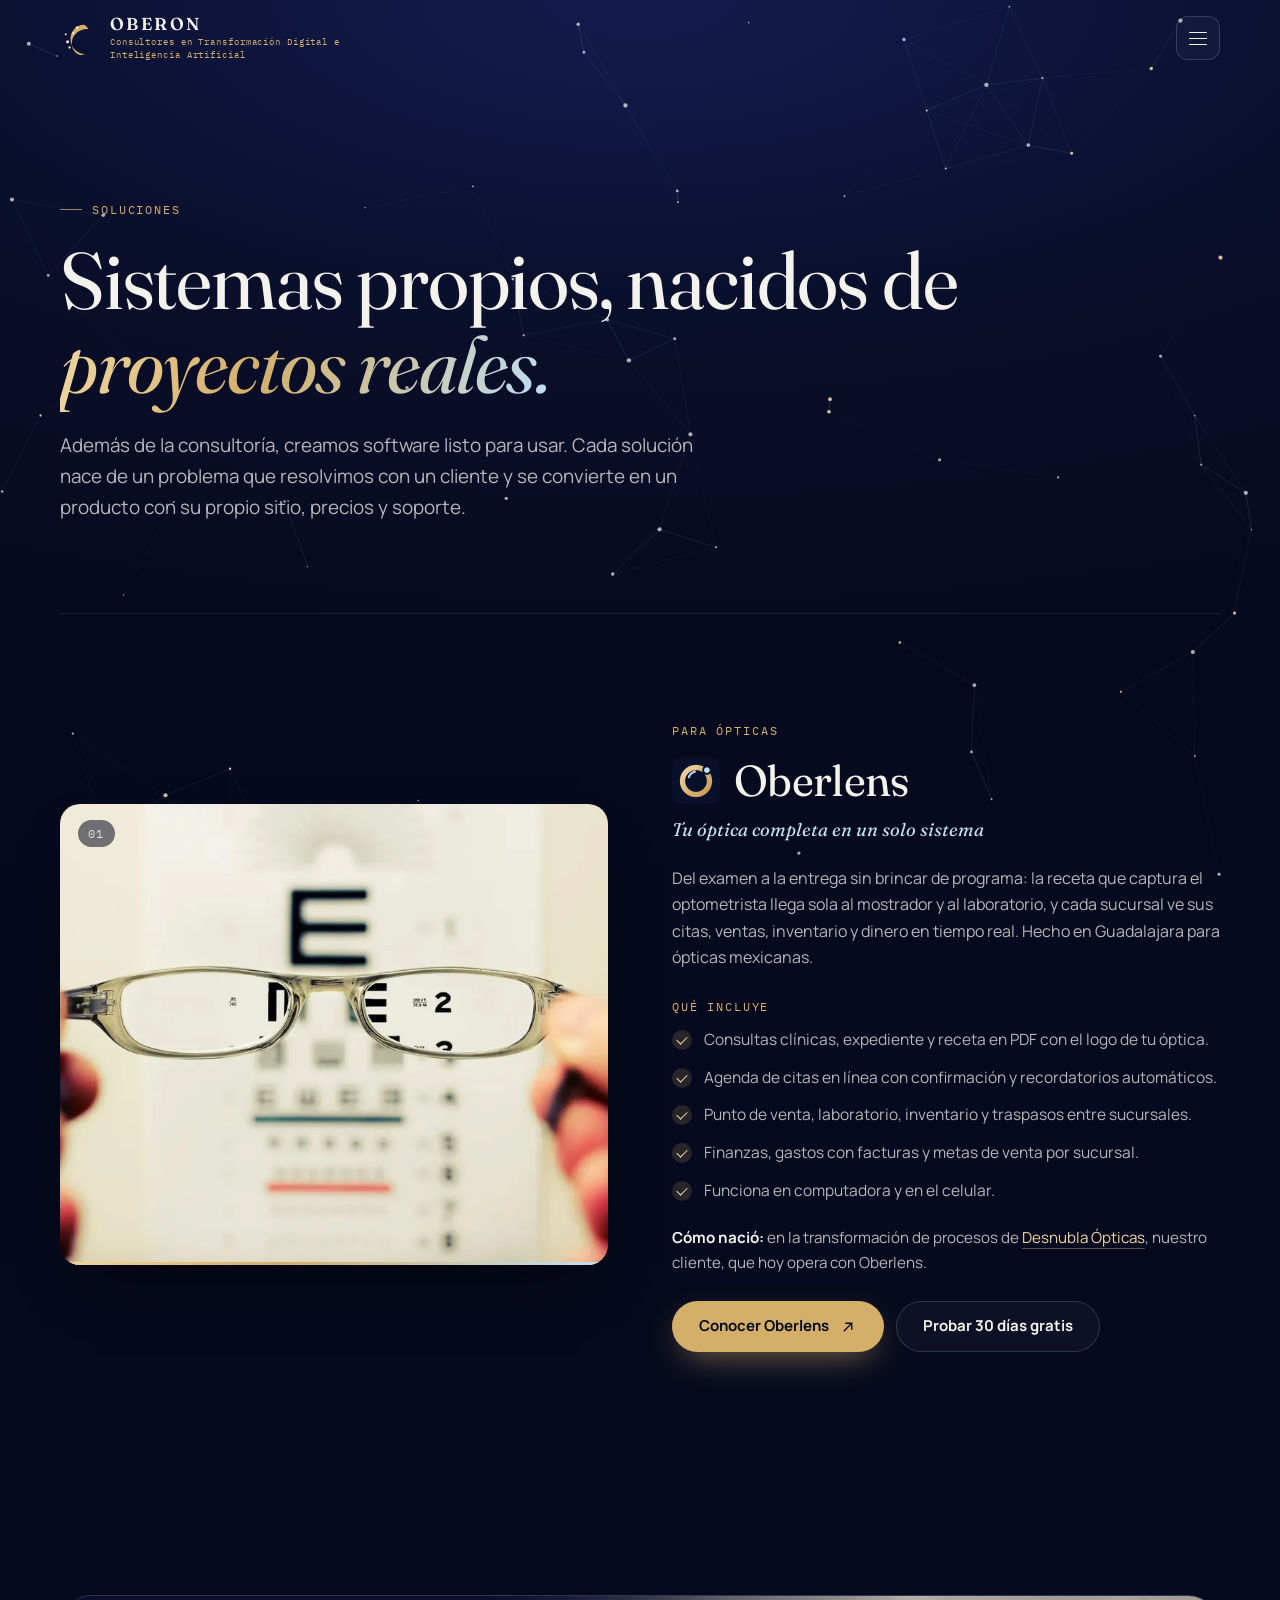
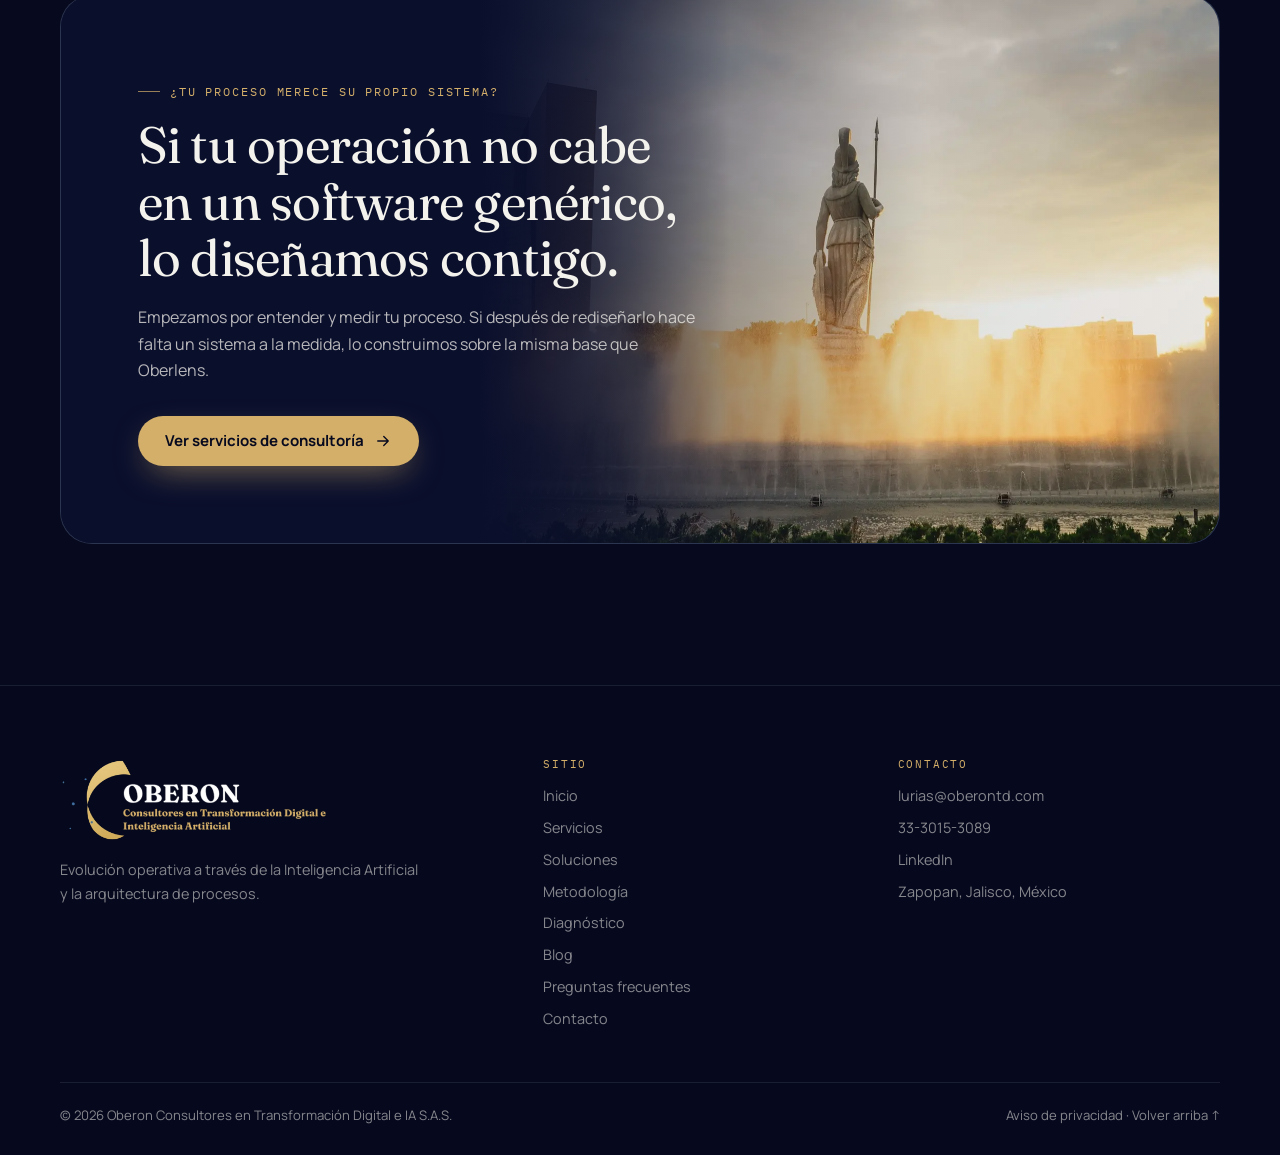
<file: soluciones.html>
<!DOCTYPE html>
<html lang="es">
<head>
<meta charset="UTF-8">
<meta name="viewport" content="width=device-width, initial-scale=1, viewport-fit=cover">
<title>Soluciones: Oberlens y sistemas propios | Oberon</title>
<meta name="description" content="Soluciones de software creadas por Oberon a partir de proyectos reales. Oberlens: el sistema completo para ópticas con consultas, ventas, laboratorio, inventario, citas y finanzas.">
<meta name="theme-color" content="#0A0F2C">
<link rel="canonical" href="https://www.oberontd.com/soluciones">
<meta property="og:type" content="website">
<meta property="og:site_name" content="Oberon">
<meta property="og:title" content="Soluciones de software de Oberon">
<meta property="og:description" content="Sistemas propios que nacen de proyectos reales, como Oberlens, el sistema para ópticas.">
<meta property="og:url" content="https://www.oberontd.com/soluciones">
<meta property="og:locale" content="es_MX">
<meta property="og:image" content="https://www.oberontd.com/img/og-oberon.jpg">
<meta property="og:image:width" content="1200">
<meta property="og:image:height" content="630">
<meta property="og:image:alt" content="Oberon: Diseñamos operaciones inteligentes y escalables">
<meta name="twitter:card" content="summary_large_image">
<meta name="robots" content="index, follow, max-image-preview:large">
<link rel="icon" href="/favicon.ico" sizes="any">
<link rel="icon" type="image/png" sizes="48x48" href="/img/icon/favicon-48.png">
<link rel="icon" type="image/png" sizes="192x192" href="/img/icon/icon-192.png">
<link rel="apple-touch-icon" href="/img/icon/apple-touch-icon.png">
<link rel="manifest" href="/site.webmanifest">
<link rel="preconnect" href="https://fonts.googleapis.com">
<link rel="preconnect" href="https://fonts.gstatic.com" crossorigin>
<link href="https://fonts.googleapis.com/css2?family=Fraunces:ital,opsz,wght@0,9..144,300..700;1,9..144,300..700&family=Manrope:wght@400;500;600;700&family=IBM+Plex+Mono:wght@400;500&display=swap" rel="stylesheet">
<link rel="stylesheet" href="assets/oberon.css">
<script type="application/ld+json">
{
 "@context": "https://schema.org",
 "@graph": [
  {
   "@type": "WebPage",
   "@id": "https://www.oberontd.com/servicios#pagina",
   "url": "https://www.oberontd.com/soluciones",
   "name": "Soluciones: Oberlens y sistemas propios | Oberon",
   "inLanguage": "es-MX",
   "isPartOf": {"@id": "https://www.oberontd.com/#sitio"},
   "about": {"@id": "https://www.oberontd.com/#organizacion"},
   "hasPart": {"@id": "https://oberlens.com/#app"}
  },
  {
   "@type": "SoftwareApplication",
   "@id": "https://oberlens.com/#app",
   "name": "Oberlens",
   "url": "https://oberlens.com/",
   "applicationCategory": "BusinessApplication",
   "operatingSystem": "Web",
   "description": "Sistema completo para ópticas: consultas y recetas, ventas, laboratorio, inventario, citas y finanzas de todas las sucursales.",
   "publisher": {"@id": "https://www.oberontd.com/#organizacion"}
  }
 ]
}
</script>
<script>
// Las ligas viejas /servicios#automatizacion (y demás) ahora viven en /servicios
(function(){var h=location.hash.slice(1);if(['automatizacion','datos','adopcion','gobernanza'].indexOf(h)>-1)location.replace('/servicios#'+h);})();
</script>
</head>
<body>
<canvas id="net" aria-hidden="true"></canvas>
<div class="progress" aria-hidden="true"></div>
<a class="skip" href="#main">Saltar al contenido</a>

<!-- ================= NAVEGACIÓN ================= -->
<header class="nav" id="nav">
  <div class="wrap nav-inner">
    <a href="/" class="brand" aria-label="Oberon — inicio">
      <svg viewBox="0 0 40 40" fill="none" aria-hidden="true"><path d="M25 6C17 6 11 13 11 21c0 8.5 6.7 15.4 15.2 15.9C22.7 39 18 38 15 33.8c-3.6-5-3.4-12.4.6-17.2C19.4 12.4 24.6 10 30 10.8 28.6 8 26.9 6.7 25 6Z" fill="#D4AF6A"/><circle cx="8" cy="24" r="1.6" fill="#F4F2EC"/><circle cx="14" cy="15" r="1.1" fill="#F4F2EC"/><circle cx="6" cy="16" r="1" fill="#F4F2EC"/><circle cx="18" cy="9" r="1.3" fill="#F4F2EC"/><circle cx="10" cy="30" r="1.2" fill="#F4F2EC"/></svg>
      <span class="brand-name">OBERON<span class="brand-sub">Consultores en Transformación Digital e Inteligencia Artificial</span></span>
    </a>
    <nav class="nav-links" aria-label="Principal">
      <a href="/">Inicio</a>
      <a href="/servicios">Servicios</a>
      <a href="/soluciones" aria-current="page">Soluciones</a>
      <a href="/#metodo">Metodología</a>
      <a href="/diagnostico">Diagnóstico</a>
      <a href="/blog/">Blog</a>
      <a href="/contacto">Contacto</a>
    </nav>
    <a class="btn btn-primary nav-cta" href="https://outlook.office.com/book/OberonConsultoresenTransformacinDigital1@oberontd.com/?ismsaljsauthenabled" target="_blank" rel="noopener">Habla con nuestro equipo</a>
    <button class="burger" id="burger" type="button" aria-controls="mPanel" aria-expanded="false" aria-label="Abrir menú"><span></span><span></span><span></span></button>
  </div>
</header>
<div class="m-panel" id="mPanel" aria-hidden="true">
  <a class="m-link" href="/">Inicio<span>01</span></a>
  <a class="m-link" href="/servicios">Servicios<span>02</span></a>
  <a class="m-link" href="/soluciones" aria-current="page">Soluciones<span>03</span></a>
  <a class="m-link" href="/#metodo">Metodología<span>04</span></a>
  <a class="m-link" href="/diagnostico">Diagnóstico<span>05</span></a>
  <a class="m-link" href="/blog/">Blog<span>06</span></a>
  <a class="m-link" href="/contacto">Contacto<span>07</span></a>
  <a class="btn btn-primary" href="https://outlook.office.com/book/OberonConsultoresenTransformacinDigital1@oberontd.com/?ismsaljsauthenabled" target="_blank" rel="noopener">Habla con nuestro equipo</a>
</div>

<main id="main">

<section class="page-hero">
  <div class="wrap">
    <span class="label reveal">Soluciones</span>
    <h1 class="reveal" data-delay="1">Sistemas propios, nacidos de <em>proyectos reales.</em></h1>
    <p class="reveal" data-delay="2">Además de la consultoría, creamos software listo para usar. Cada solución nace de un problema que resolvimos con un cliente y se convierte en un producto con su propio sitio, precios y soporte.</p>
  </div>
</section>

<section style="padding-bottom:var(--section)">
  <div class="wrap">
    <article class="solution" id="oberlens">
      <div class="sol-art reveal"><a class="art photo" href="https://oberlens.com/" target="_blank" rel="noopener" aria-label="Ir al sitio de Oberlens"><img src="img/soluciones/oberlens-1600.webp" srcset="img/soluciones/oberlens-960.webp 960w, img/soluciones/oberlens-1600.webp 1600w" sizes="(max-width: 900px) 100vw, 50vw" width="1600" height="1068" alt="Lentes enfocando una cartilla para examen de la vista" loading="lazy" decoding="async"><span class="n">01</span></a></div>
      <div class="reveal" data-delay="1">
        <span class="kicker">Para ópticas</span>
        <h2 class="prod-name"><img src="img/soluciones/oberlens-logo.png" width="48" height="48" alt="" decoding="async">Oberlens</h2>
        <span class="alt">Tu óptica completa en un solo sistema</span>
        <p class="desc">Del examen a la entrega sin brincar de programa: la receta que captura el optometrista llega sola al mostrador y al laboratorio, y cada sucursal ve sus citas, ventas, inventario y dinero en tiempo real. Hecho en Guadalajara para ópticas mexicanas.</p>
        <h3>Qué incluye</h3>
        <ul class="check"><li>Consultas clínicas, expediente y receta en PDF con el logo de tu óptica.</li><li>Agenda de citas en línea con confirmación y recordatorios automáticos.</li><li>Punto de venta, laboratorio, inventario y traspasos entre sucursales.</li><li>Finanzas, gastos con facturas y metas de venta por sucursal.</li><li>Funciona en computadora y en el celular.</li></ul>
        <p class="prod-origin"><b>Cómo nació:</b> en la transformación de procesos de <a href="https://desnublaopticas.mx/" target="_blank" rel="noopener">Desnubla Ópticas</a>, nuestro cliente, que hoy opera con Oberlens.</p>
        <div class="prod-actions"><a class="btn btn-primary" href="https://oberlens.com/" target="_blank" rel="noopener">Conocer Oberlens <svg viewBox="0 0 24 24" fill="none" stroke="currentColor" stroke-width="1.8" stroke-linecap="round" stroke-linejoin="round" aria-hidden="true"><path d="M7 17 17 7M9 7h8v8"/></svg></a><a class="btn btn-ghost" href="https://oberlens.com/registro/" target="_blank" rel="noopener">Probar 30 días gratis</a></div>
      </div>
    </article>
  </div>
</section>

<section class="sec" style="padding-top:0">
  <div class="wrap">
    <div class="cta-band reveal">
      <div>
        <span class="label">¿Tu proceso merece su propio sistema?</span>
        <h2>Si tu operación no cabe en un software genérico, lo diseñamos contigo.</h2>
        <p>Empezamos por entender y medir tu proceso. Si después de rediseñarlo hace falta un sistema a la medida, lo construimos sobre la misma base que Oberlens.</p>
      </div>
      <a class="btn btn-primary" href="/servicios">Ver servicios de consultoría <svg viewBox="0 0 24 24" fill="none" stroke="currentColor" stroke-width="1.8" stroke-linecap="round" stroke-linejoin="round" aria-hidden="true"><path d="M5 12h14M13 6l6 6-6 6"/></svg></a>
    </div>
  </div>
</section>

</main>

<!-- ================= FOOTER ================= -->
<footer>
  <div class="wrap">
    <div class="foot-grid">
      <div>
        <img class="foot-logo" src="img/oberon-logo.webp" alt="Oberon — Consultores en Transformación Digital e Inteligencia Artificial" width="1000" height="310" loading="lazy" decoding="async">
        <p>Evolución operativa a través de la Inteligencia Artificial y la arquitectura de procesos.</p>
      </div>
      <div>
        <h4>Sitio</h4>
        <ul><li><a href="/">Inicio</a></li><li><a href="/servicios">Servicios</a></li><li><a href="/soluciones">Soluciones</a></li><li><a href="/#metodo">Metodología</a></li><li><a href="/diagnostico">Diagnóstico</a></li><li><a href="/blog/">Blog</a></li><li><a href="/#preguntas-frecuentes">Preguntas frecuentes</a></li><li><a href="/contacto">Contacto</a></li></ul>
      </div>
      <div>
        <h4>Contacto</h4>
        <ul><li><a href="mailto:lurias@oberontd.com">lurias@oberontd.com</a></li><li><a href="tel:+523330153089">33-3015-3089</a></li><li><a href="https://www.linkedin.com/company/oberontd/" target="_blank" rel="noopener">LinkedIn</a></li><li>Zapopan, Jalisco, México</li></ul>
      </div>
    </div>
    <div class="foot-bottom">
      <span>© <span class="year"></span> Oberon Consultores en Transformación Digital e IA S.A.S.</span>
      <span><a href="/privacidad">Aviso de privacidad</a> · <a href="#main">Volver arriba ↑</a></span>
    </div>
  </div>
</footer>

<script src="assets/oberon.js" defer></script>
</body>
</html>
</file>
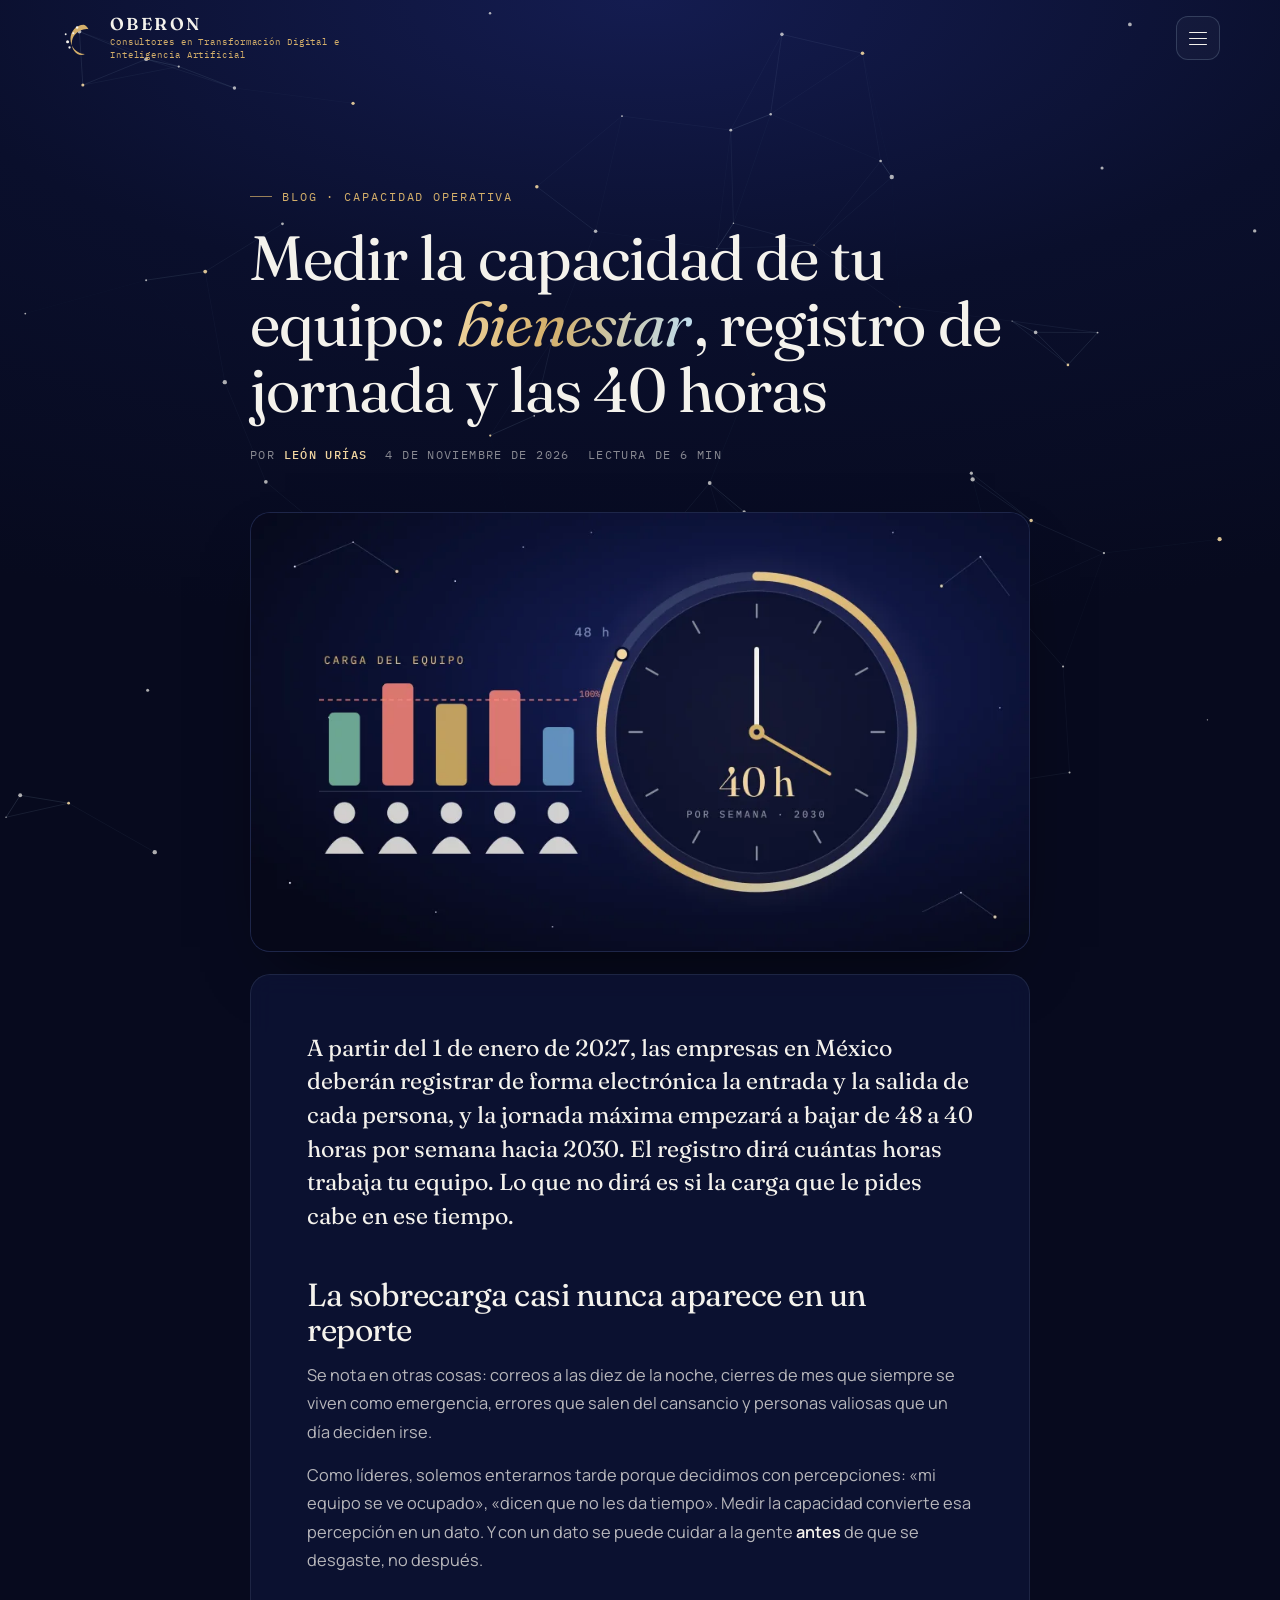
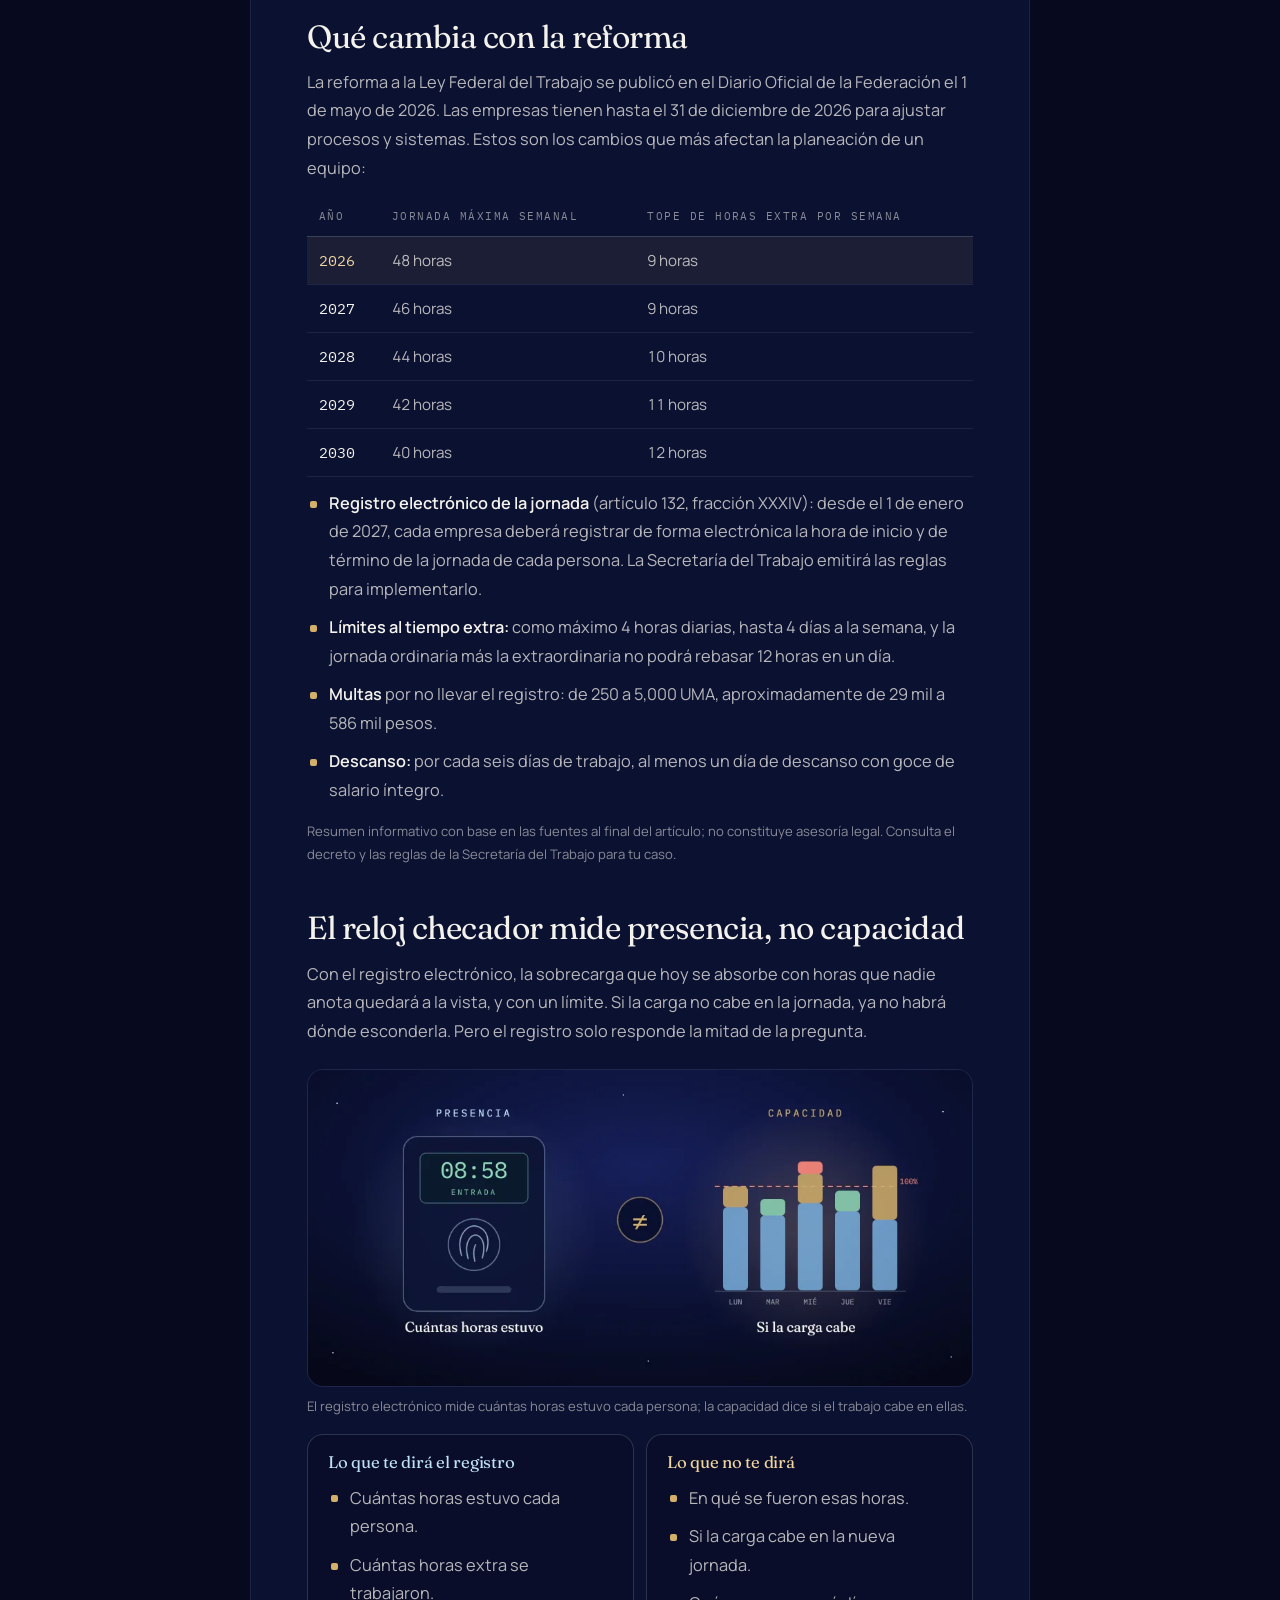
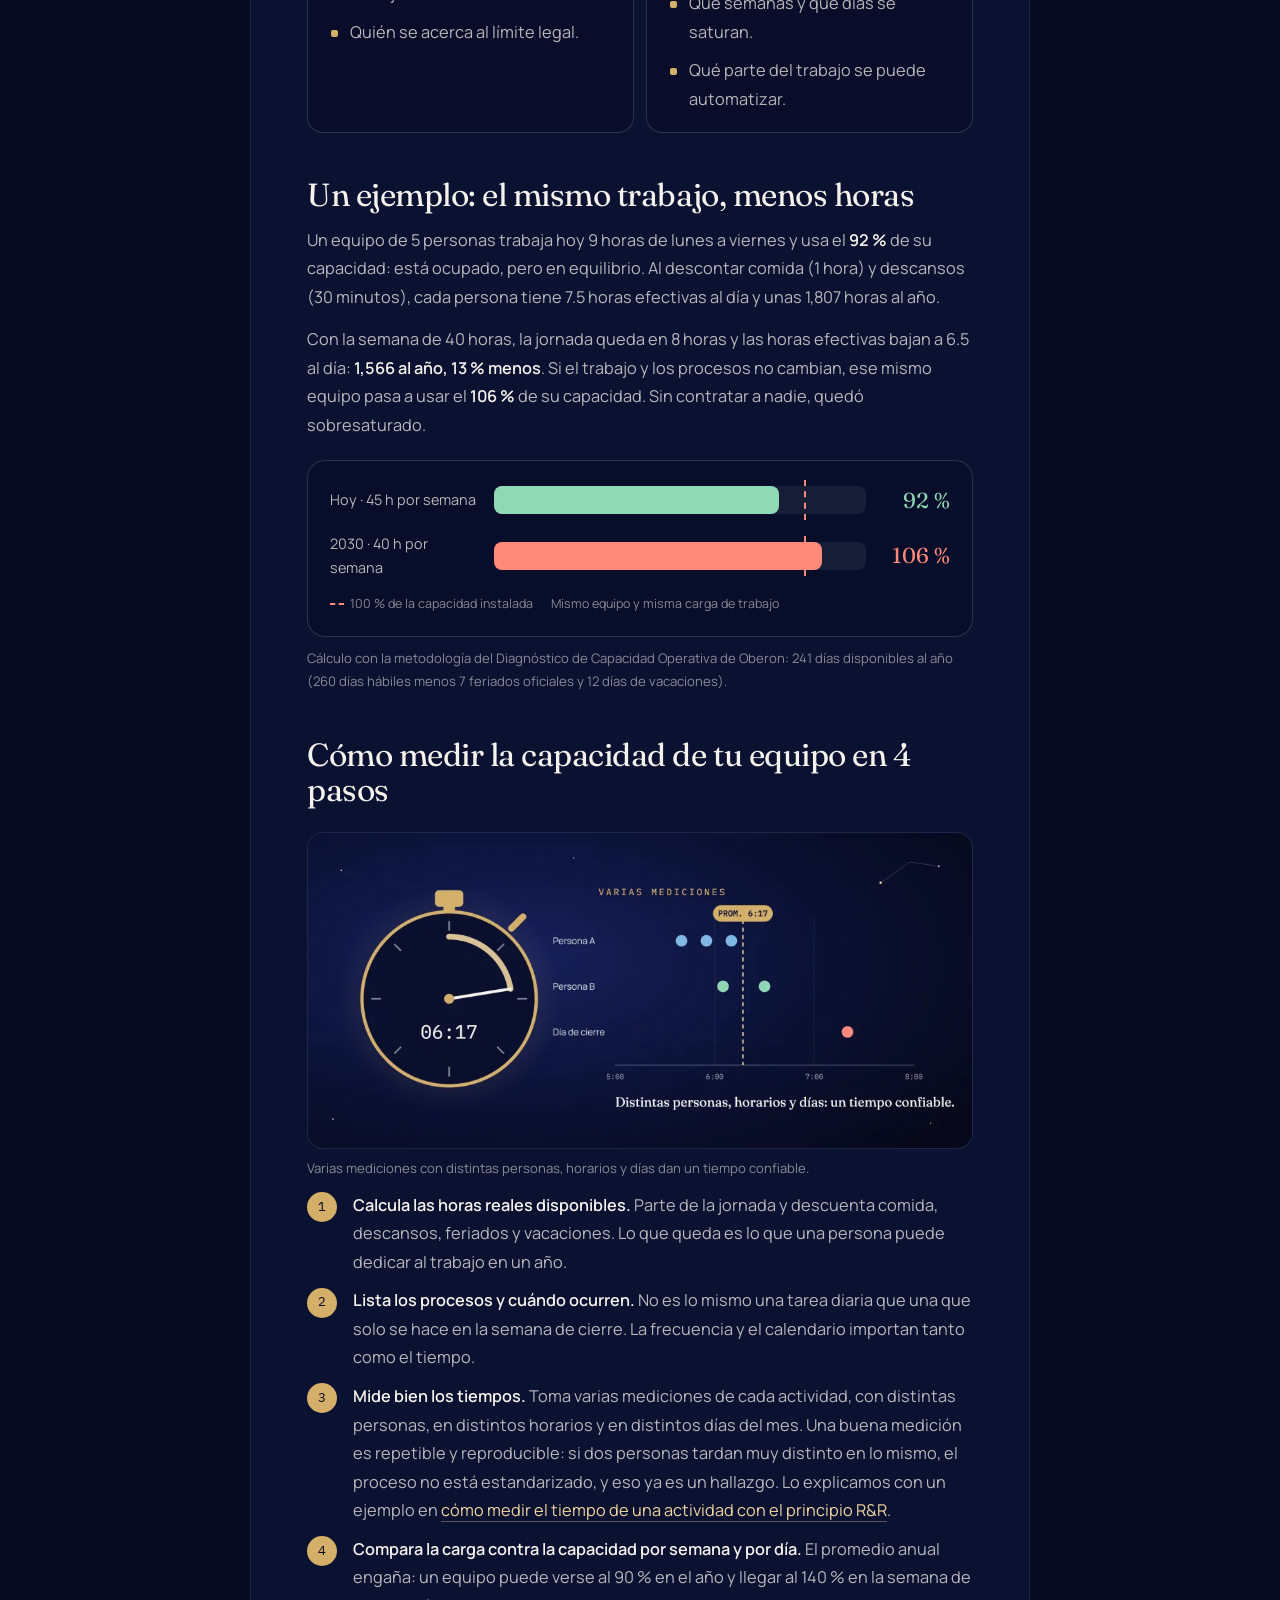
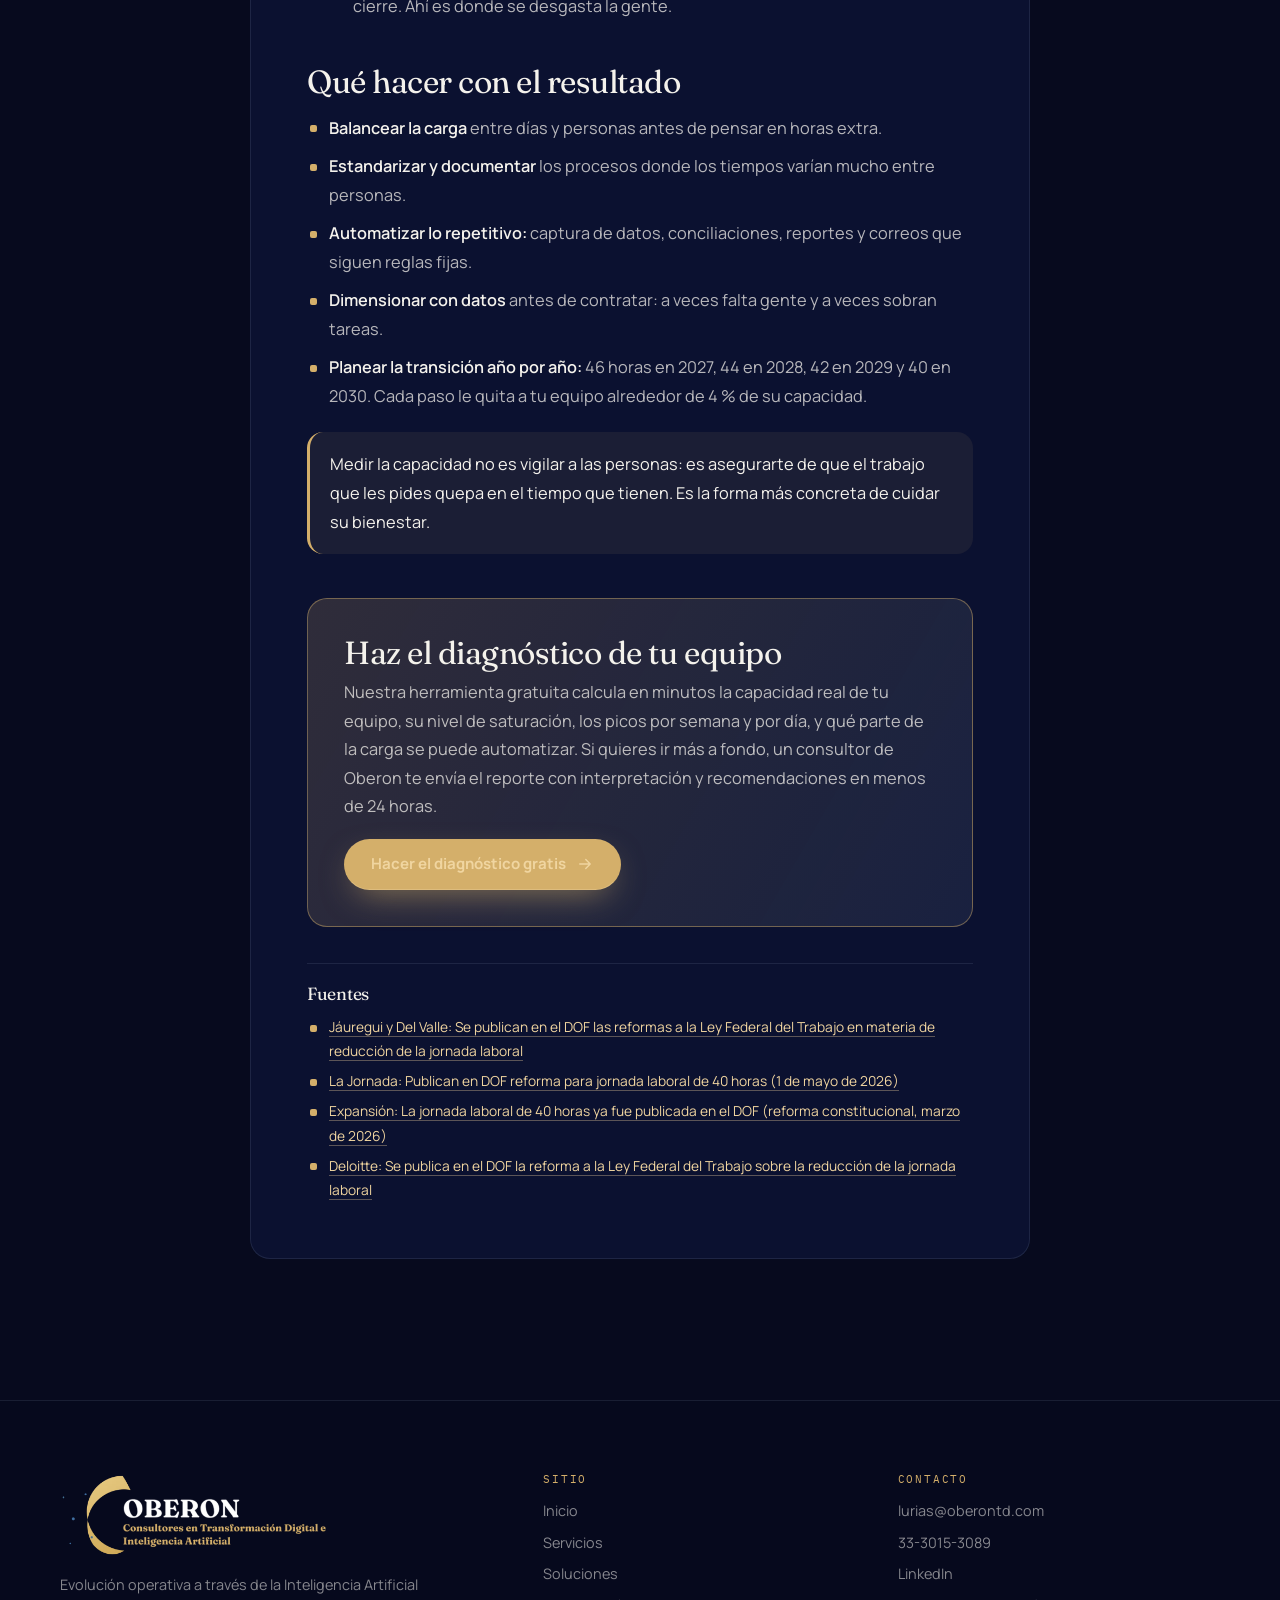
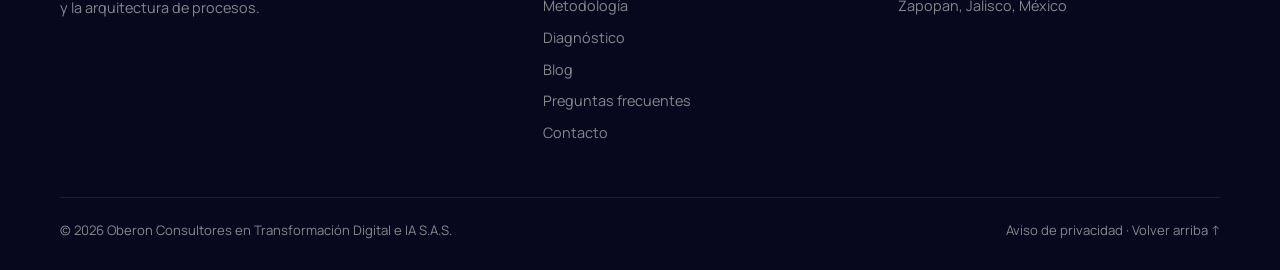
<file: blog/capacidad-equipos-jornada-40-horas.html>
<!DOCTYPE html>
<html lang="es">
<head>
<meta charset="UTF-8">
<meta name="viewport" content="width=device-width, initial-scale=1, viewport-fit=cover">
<title>Medir la capacidad de tu equipo: bienestar, registro de jornada y las 40 horas | Oberon</title>
<meta name="description" content="Desde 2027 las empresas en México deben registrar electrónicamente la jornada y la semana laboral baja a 40 horas hacia 2030. Por qué medir la capacidad de tu equipo es la forma de cuidar a tu gente y prepararte.">
<meta name="theme-color" content="#0A0F2C">
<link rel="canonical" href="https://www.oberontd.com/blog/capacidad-equipos-jornada-40-horas">
<meta name="robots" content="index, follow, max-image-preview:large">
<meta property="og:type" content="article">
<meta property="og:site_name" content="Oberon">
<meta property="og:title" content="Medir la capacidad de tu equipo: bienestar, registro de jornada y las 40 horas">
<meta property="og:description" content="El registro electrónico dirá cuántas horas trabaja tu equipo. No dirá si la carga cabe en ellas.">
<meta property="og:url" content="https://www.oberontd.com/blog/capacidad-equipos-jornada-40-horas">
<meta property="og:locale" content="es_MX">
<meta property="og:image" content="https://www.oberontd.com/img/blog/jornada40-og.jpg">
<meta property="article:published_time" content="2026-11-04">
<meta property="article:author" content="León Urías">
<meta name="twitter:card" content="summary_large_image">
<link rel="icon" href="/favicon.ico" sizes="any">
<link rel="icon" type="image/png" sizes="48x48" href="/img/icon/favicon-48.png">
<link rel="apple-touch-icon" href="/img/icon/apple-touch-icon.png">
<link rel="preconnect" href="https://fonts.googleapis.com">
<link rel="preconnect" href="https://fonts.gstatic.com" crossorigin>
<link href="https://fonts.googleapis.com/css2?family=Fraunces:ital,opsz,wght@0,9..144,300..700;1,9..144,300..700&family=Manrope:wght@400;500;600;700&family=IBM+Plex+Mono:wght@400;500&display=swap" rel="stylesheet">
<link rel="stylesheet" href="/assets/oberon.css">
<link rel="stylesheet" href="/assets/blog.css">
<script type="application/ld+json">
{
 "@context": "https://schema.org",
 "@type": "BlogPosting",
 "headline": "Medir la capacidad de tu equipo: bienestar, registro de jornada y las 40 horas",
 "description": "Desde 2027 las empresas en México deben registrar electrónicamente la jornada y la semana laboral baja a 40 horas hacia 2030. Por qué medir la capacidad de tu equipo es la forma de cuidar a tu gente y prepararte.",
 "datePublished": "2026-11-04",
 "dateModified": "2026-11-25",
 "inLanguage": "es-MX",
 "mainEntityOfPage": "https://www.oberontd.com/blog/capacidad-equipos-jornada-40-horas",
 "image": "https://www.oberontd.com/img/blog/jornada40-og.jpg",
 "author": {"@type": "Person", "name": "León Urías", "jobTitle": "Fundador de Oberon", "worksFor": {"@id": "https://www.oberontd.com/#organizacion"}},
 "publisher": {"@type": "Organization", "@id": "https://www.oberontd.com/#organizacion", "name": "Oberon Consultores en Transformación Digital e IA", "logo": {"@type": "ImageObject", "url": "https://www.oberontd.com/img/icon/icon-512.png"}}
}
</script>
</head>
<body>
<canvas id="net" aria-hidden="true"></canvas>
<div class="progress" aria-hidden="true"></div>
<a class="skip" href="#main">Saltar al contenido</a>

<header class="nav" id="nav">
  <div class="wrap nav-inner">
    <a href="/" class="brand" aria-label="Oberon — inicio">
      <svg viewBox="0 0 40 40" fill="none" aria-hidden="true"><path d="M25 6C17 6 11 13 11 21c0 8.5 6.7 15.4 15.2 15.9C22.7 39 18 38 15 33.8c-3.6-5-3.4-12.4.6-17.2C19.4 12.4 24.6 10 30 10.8 28.6 8 26.9 6.7 25 6Z" fill="#D4AF6A"/><circle cx="8" cy="24" r="1.6" fill="#F4F2EC"/><circle cx="14" cy="15" r="1.1" fill="#F4F2EC"/><circle cx="6" cy="16" r="1" fill="#F4F2EC"/><circle cx="18" cy="9" r="1.3" fill="#F4F2EC"/><circle cx="10" cy="30" r="1.2" fill="#F4F2EC"/></svg>
      <span class="brand-name">OBERON<span class="brand-sub">Consultores en Transformación Digital e Inteligencia Artificial</span></span>
    </a>
    <nav class="nav-links" aria-label="Principal">
      <a href="/">Inicio</a>
      <a href="/servicios">Servicios</a>
      <a href="/soluciones">Soluciones</a>
      <a href="/#metodo">Metodología</a>
      <a href="/diagnostico">Diagnóstico</a>
      <a href="/blog/" aria-current="page">Blog</a>
      <a href="/contacto">Contacto</a>
    </nav>
    <a class="btn btn-primary nav-cta" href="https://outlook.office.com/book/OberonConsultoresenTransformacinDigital1@oberontd.com/?ismsaljsauthenabled" target="_blank" rel="noopener">Habla con nuestro equipo</a>
    <button class="burger" id="burger" type="button" aria-controls="mPanel" aria-expanded="false" aria-label="Abrir menú"><span></span><span></span><span></span></button>
  </div>
</header>
<div class="m-panel" id="mPanel" aria-hidden="true">
  <a class="m-link" href="/">Inicio<span>01</span></a>
  <a class="m-link" href="/servicios">Servicios<span>02</span></a>
  <a class="m-link" href="/soluciones">Soluciones<span>03</span></a>
  <a class="m-link" href="/#metodo">Metodología<span>04</span></a>
  <a class="m-link" href="/diagnostico">Diagnóstico<span>05</span></a>
  <a class="m-link" href="/blog/" aria-current="page">Blog<span>06</span></a>
  <a class="m-link" href="/contacto">Contacto<span>07</span></a>
  <a class="btn btn-primary" href="https://outlook.office.com/book/OberonConsultoresenTransformacinDigital1@oberontd.com/?ismsaljsauthenabled" target="_blank" rel="noopener">Habla con nuestro equipo</a>
</div>

<main id="main">
<header class="post-hero">
  <div class="wrap">
    <a class="label" href="/blog/">Blog · Capacidad operativa</a>
    <h1>Medir la capacidad de tu equipo: <em>bienestar</em>, registro de jornada y las 40 horas</h1>
    <div class="post-meta"><span>Por <b>León Urías</b></span><span>4 de noviembre de 2026</span><span>Lectura de 6 min</span></div>
  </div>
</header>

<article class="post">
<figure class="post-fig post-cover"><img src="/img/blog/jornada40-hero-1600.webp" srcset="/img/blog/jornada40-hero-960.webp 960w, /img/blog/jornada40-hero-1600.webp 1600w" sizes="(max-width:900px) 100vw, 860px" width="1600" height="900" alt="Ilustración: un reloj que marca 40 horas por semana junto a la carga de un equipo de cinco personas, dos de ellas por encima del 100 %" fetchpriority="high" decoding="async"></figure>
<div class="post-body">

<p class="lead">A partir del 1 de enero de 2027, las empresas en México deberán registrar de forma electrónica la entrada y la salida de cada persona, y la jornada máxima empezará a bajar de 48 a 40 horas por semana hacia 2030. El registro dirá cuántas horas trabaja tu equipo. Lo que no dirá es si la carga que le pides cabe en ese tiempo.</p>

<h2>La sobrecarga casi nunca aparece en un reporte</h2>
<p>Se nota en otras cosas: correos a las diez de la noche, cierres de mes que siempre se viven como emergencia, errores que salen del cansancio y personas valiosas que un día deciden irse.</p>
<p>Como líderes, solemos enterarnos tarde porque decidimos con percepciones: «mi equipo se ve ocupado», «dicen que no les da tiempo». Medir la capacidad convierte esa percepción en un dato. Y con un dato se puede cuidar a la gente <b>antes</b> de que se desgaste, no después.</p>

<h2>Qué cambia con la reforma</h2>
<p>La reforma a la Ley Federal del Trabajo se publicó en el Diario Oficial de la Federación el 1 de mayo de 2026. Las empresas tienen hasta el 31 de diciembre de 2026 para ajustar procesos y sistemas. Estos son los cambios que más afectan la planeación de un equipo:</p>
<div class="tbl-wrap">
<table class="post-table">
  <thead><tr><th>Año</th><th>Jornada máxima semanal</th><th>Tope de horas extra por semana</th></tr></thead>
  <tbody>
    <tr class="now"><td>2026</td><td>48 horas</td><td>9 horas</td></tr>
    <tr><td>2027</td><td>46 horas</td><td>9 horas</td></tr>
    <tr><td>2028</td><td>44 horas</td><td>10 horas</td></tr>
    <tr><td>2029</td><td>42 horas</td><td>11 horas</td></tr>
    <tr><td>2030</td><td>40 horas</td><td>12 horas</td></tr>
  </tbody>
</table>
</div>
<ul>
  <li><b>Registro electrónico de la jornada</b> (artículo 132, fracción XXXIV): desde el 1 de enero de 2027, cada empresa deberá registrar de forma electrónica la hora de inicio y de término de la jornada de cada persona. La Secretaría del Trabajo emitirá las reglas para implementarlo.</li>
  <li><b>Límites al tiempo extra:</b> como máximo 4 horas diarias, hasta 4 días a la semana, y la jornada ordinaria más la extraordinaria no podrá rebasar 12 horas en un día.</li>
  <li><b>Multas</b> por no llevar el registro: de 250 a 5,000 UMA, aproximadamente de 29 mil a 586 mil pesos.</li>
  <li><b>Descanso:</b> por cada seis días de trabajo, al menos un día de descanso con goce de salario íntegro.</li>
</ul>
<p class="post-note">Resumen informativo con base en las fuentes al final del artículo; no constituye asesoría legal. Consulta el decreto y las reglas de la Secretaría del Trabajo para tu caso.</p>

<h2>El reloj checador mide presencia, no capacidad</h2>
<p>Con el registro electrónico, la sobrecarga que hoy se absorbe con horas que nadie anota quedará a la vista, y con un límite. Si la carga no cabe en la jornada, ya no habrá dónde esconderla. Pero el registro solo responde la mitad de la pregunta.</p>
<figure class="post-fig"><img src="/img/blog/jornada40-presencia-1600.webp" srcset="/img/blog/jornada40-presencia-960.webp 960w, /img/blog/jornada40-presencia-1600.webp 1600w" sizes="(max-width:900px) 100vw, 860px" width="1600" height="760" alt="Ilustración: un reloj checador que marca la entrada a las 08:58 frente a una gráfica de carga por día contra la capacidad del equipo" loading="lazy" decoding="async"><figcaption>El registro electrónico mide cuántas horas estuvo cada persona; la capacidad dice si el trabajo cabe en ellas.</figcaption></figure>
<div class="vs">
  <div class="yes"><h3>Lo que te dirá el registro</h3><ul><li>Cuántas horas estuvo cada persona.</li><li>Cuántas horas extra se trabajaron.</li><li>Quién se acerca al límite legal.</li></ul></div>
  <div class="no"><h3>Lo que no te dirá</h3><ul><li>En qué se fueron esas horas.</li><li>Si la carga cabe en la nueva jornada.</li><li>Qué semanas y qué días se saturan.</li><li>Qué parte del trabajo se puede automatizar.</li></ul></div>
</div>

<h2>Un ejemplo: el mismo trabajo, menos horas</h2>
<p>Un equipo de 5 personas trabaja hoy 9 horas de lunes a viernes y usa el <b>92 %</b> de su capacidad: está ocupado, pero en equilibrio. Al descontar comida (1 hora) y descansos (30 minutos), cada persona tiene 7.5 horas efectivas al día y unas 1,807 horas al año.</p>
<p>Con la semana de 40 horas, la jornada queda en 8 horas y las horas efectivas bajan a 6.5 al día: <b>1,566 al año, 13 % menos</b>. Si el trabajo y los procesos no cambian, ese mismo equipo pasa a usar el <b>106 %</b> de su capacidad. Sin contratar a nadie, quedó sobresaturado.</p>
<div class="ex" role="img" aria-label="El mismo equipo pasa de 92 % a 106 % de su capacidad con la jornada de 40 horas">
  <div class="ex-row"><span>Hoy · 45 h por semana</span><div class="ex-bar"><i style="width:76.7%;background:#8FD9B6"></i><span class="cap" style="left:83.3%"></span></div><b style="color:#8FD9B6">92 %</b></div>
  <div class="ex-row"><span>2030 · 40 h por semana</span><div class="ex-bar"><i style="width:88.3%;background:#FF8A7A"></i><span class="cap" style="left:83.3%"></span></div><b style="color:#FF8A7A">106 %</b></div>
  <div class="ex-legend"><span><i></i>100 % de la capacidad instalada</span><span>Mismo equipo y misma carga de trabajo</span></div>
</div>
<p class="post-note">Cálculo con la metodología del Diagnóstico de Capacidad Operativa de Oberon: 241 días disponibles al año (260 días hábiles menos 7 feriados oficiales y 12 días de vacaciones).</p>

<h2>Cómo medir la capacidad de tu equipo en 4 pasos</h2>
<figure class="post-fig"><img src="/img/blog/jornada40-medir-1600.webp" srcset="/img/blog/jornada40-medir-960.webp 960w, /img/blog/jornada40-medir-1600.webp 1600w" sizes="(max-width:900px) 100vw, 860px" width="1600" height="760" alt="Ilustración: un cronómetro en 6:17 junto a varias mediciones de tiempo de distintas personas y del día de cierre, con su promedio" loading="lazy" decoding="async"><figcaption>Varias mediciones con distintas personas, horarios y días dan un tiempo confiable.</figcaption></figure>
<ol>
  <li><b>Calcula las horas reales disponibles.</b> Parte de la jornada y descuenta comida, descansos, feriados y vacaciones. Lo que queda es lo que una persona puede dedicar al trabajo en un año.</li>
  <li><b>Lista los procesos y cuándo ocurren.</b> No es lo mismo una tarea diaria que una que solo se hace en la semana de cierre. La frecuencia y el calendario importan tanto como el tiempo.</li>
  <li><b>Mide bien los tiempos.</b> Toma varias mediciones de cada actividad, con distintas personas, en distintos horarios y en distintos días del mes. Una buena medición es repetible y reproducible: si dos personas tardan muy distinto en lo mismo, el proceso no está estandarizado, y eso ya es un hallazgo. Lo explicamos con un ejemplo en <a href="/blog/medir-tiempos-principio-rr">cómo medir el tiempo de una actividad con el principio R&amp;R</a>.</li>
  <li><b>Compara la carga contra la capacidad por semana y por día.</b> El promedio anual engaña: un equipo puede verse al 90 % en el año y llegar al 140 % en la semana de cierre. Ahí es donde se desgasta la gente.</li>
</ol>

<h2>Qué hacer con el resultado</h2>
<ul>
  <li><b>Balancear la carga</b> entre días y personas antes de pensar en horas extra.</li>
  <li><b>Estandarizar y documentar</b> los procesos donde los tiempos varían mucho entre personas.</li>
  <li><b>Automatizar lo repetitivo:</b> captura de datos, conciliaciones, reportes y correos que siguen reglas fijas.</li>
  <li><b>Dimensionar con datos</b> antes de contratar: a veces falta gente y a veces sobran tareas.</li>
  <li><b>Planear la transición año por año:</b> 46 horas en 2027, 44 en 2028, 42 en 2029 y 40 en 2030. Cada paso le quita a tu equipo alrededor de 4 % de su capacidad.</li>
</ul>

<div class="callout"><p>Medir la capacidad no es vigilar a las personas: es asegurarte de que el trabajo que les pides quepa en el tiempo que tienen. Es la forma más concreta de cuidar su bienestar.</p></div>

<div class="post-cta">
  <h2>Haz el diagnóstico de tu equipo</h2>
  <p>Nuestra herramienta gratuita calcula en minutos la capacidad real de tu equipo, su nivel de saturación, los picos por semana y por día, y qué parte de la carga se puede automatizar. Si quieres ir más a fondo, un consultor de Oberon te envía el reporte con interpretación y recomendaciones en menos de 24 horas.</p>
  <a class="btn btn-primary" href="/diagnostico">Hacer el diagnóstico gratis <svg viewBox="0 0 24 24" fill="none" stroke="currentColor" stroke-width="1.8" stroke-linecap="round" stroke-linejoin="round" aria-hidden="true"><path d="M5 12h14M13 6l6 6-6 6"/></svg></a>
</div>

<div class="post-sources">
  <h2>Fuentes</h2>
  <ul>
    <li><a href="https://www.jadelrio.com/mx/es/blogs/se-publican-en-el-diario-oficial-de-la-federacion-las-reformas-a-diversas-disposiciones-de-la-ley-federal-del-trabajo-en-materia-de-reduccion-de-la-jornada-laboral" target="_blank" rel="noopener">Jáuregui y Del Valle: Se publican en el DOF las reformas a la Ley Federal del Trabajo en materia de reducción de la jornada laboral</a></li>
    <li><a href="https://www.jornada.com.mx/noticia/2026/05/01/politica/publican-en-dof-reforma-para-jornada-laboral-de-40-horas" target="_blank" rel="noopener">La Jornada: Publican en DOF reforma para jornada laboral de 40 horas (1 de mayo de 2026)</a></li>
    <li><a href="https://politica.expansion.mx/mexico/2026/03/04/jornada-laboral-40-horas-publicada-dof-entra-en-vigor" target="_blank" rel="noopener">Expansión: La jornada laboral de 40 horas ya fue publicada en el DOF (reforma constitucional, marzo de 2026)</a></li>
    <li><a href="https://www.deloitte.com/latam/es/services/legal/perspectives/se-publica-en-el-dof-la-reforma-a-la-ley-federal-del-trabajo-sobre-la-reduccion-de-la-jornada-laboral.html" target="_blank" rel="noopener">Deloitte: Se publica en el DOF la reforma a la Ley Federal del Trabajo sobre la reducción de la jornada laboral</a></li>
  </ul>
</div>

</div>
</article>
</main>

<footer>
  <div class="wrap">
    <div class="foot-grid">
      <div>
        <img class="foot-logo" src="/img/oberon-logo.webp" alt="Oberon — Consultores en Transformación Digital e Inteligencia Artificial" width="1000" height="310" loading="lazy" decoding="async">
        <p>Evolución operativa a través de la Inteligencia Artificial y la arquitectura de procesos.</p>
      </div>
      <div>
        <h4>Sitio</h4>
        <ul><li><a href="/">Inicio</a></li><li><a href="/servicios">Servicios</a></li><li><a href="/soluciones">Soluciones</a></li><li><a href="/#metodo">Metodología</a></li><li><a href="/diagnostico">Diagnóstico</a></li><li><a href="/blog/">Blog</a></li><li><a href="/#preguntas-frecuentes">Preguntas frecuentes</a></li><li><a href="/contacto">Contacto</a></li></ul>
      </div>
      <div>
        <h4>Contacto</h4>
        <ul><li><a href="mailto:lurias@oberontd.com">lurias@oberontd.com</a></li><li><a href="tel:+523330153089">33-3015-3089</a></li><li><a href="https://www.linkedin.com/company/oberontd/" target="_blank" rel="noopener">LinkedIn</a></li><li>Zapopan, Jalisco, México</li></ul>
      </div>
    </div>
    <div class="foot-bottom">
      <span>© <span class="year"></span> Oberon Consultores en Transformación Digital e IA S.A.S.</span>
      <span><a href="/privacidad">Aviso de privacidad</a> · <a href="#main">Volver arriba ↑</a></span>
    </div>
  </div>
</footer>

<script src="/assets/oberon.js" defer></script>
</body>
</html>
</file>
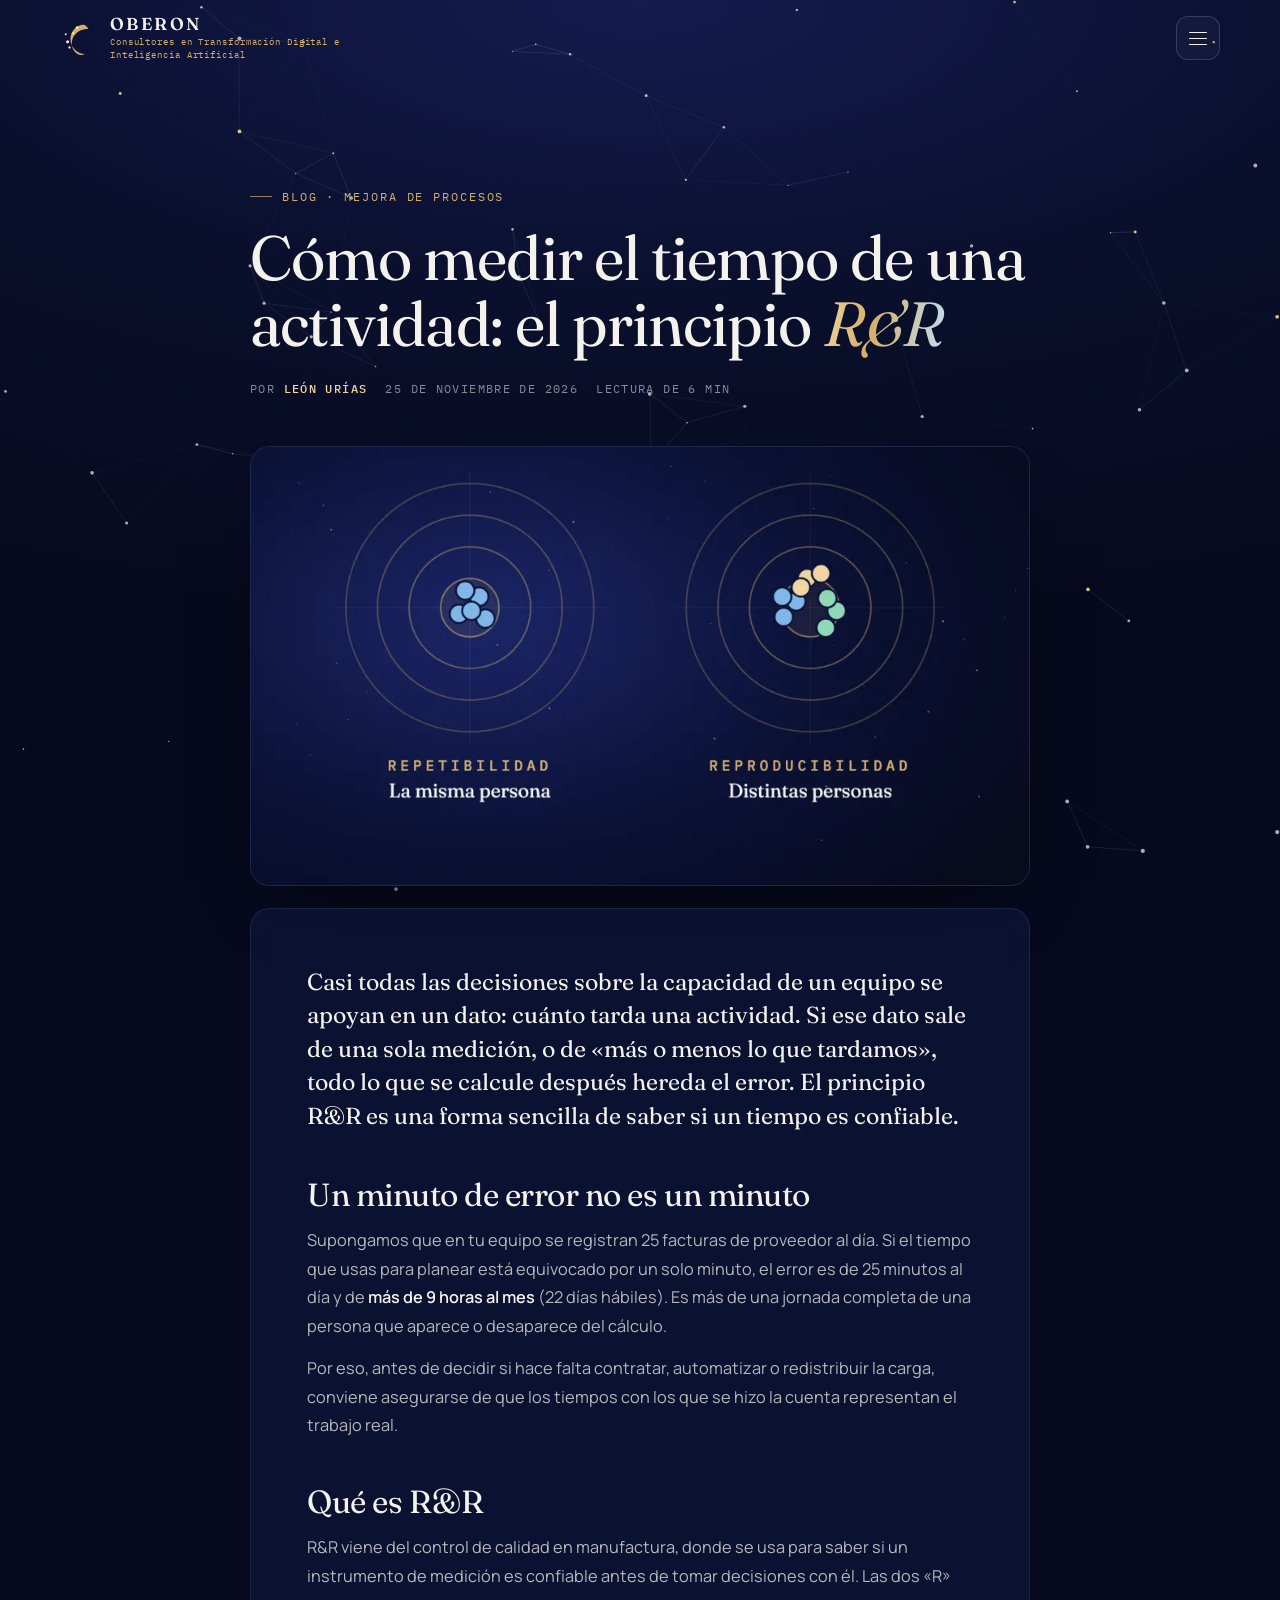
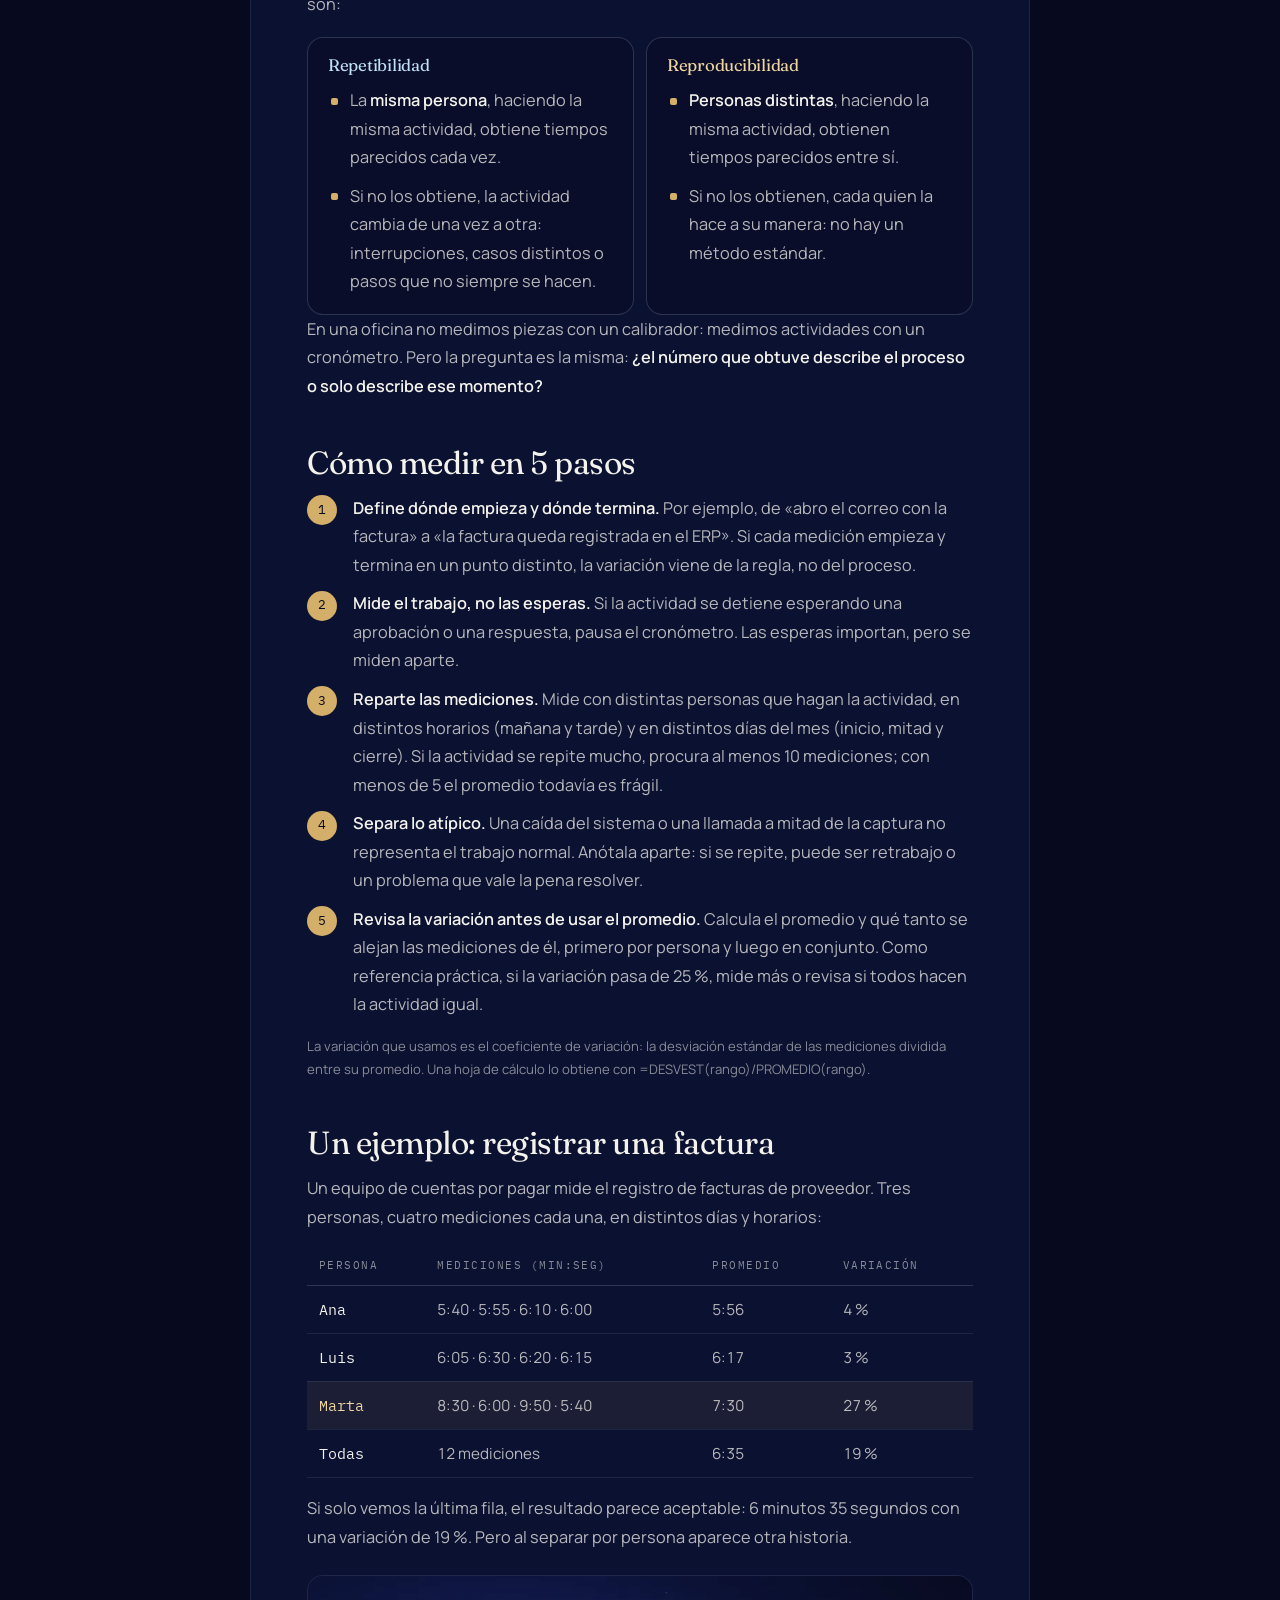
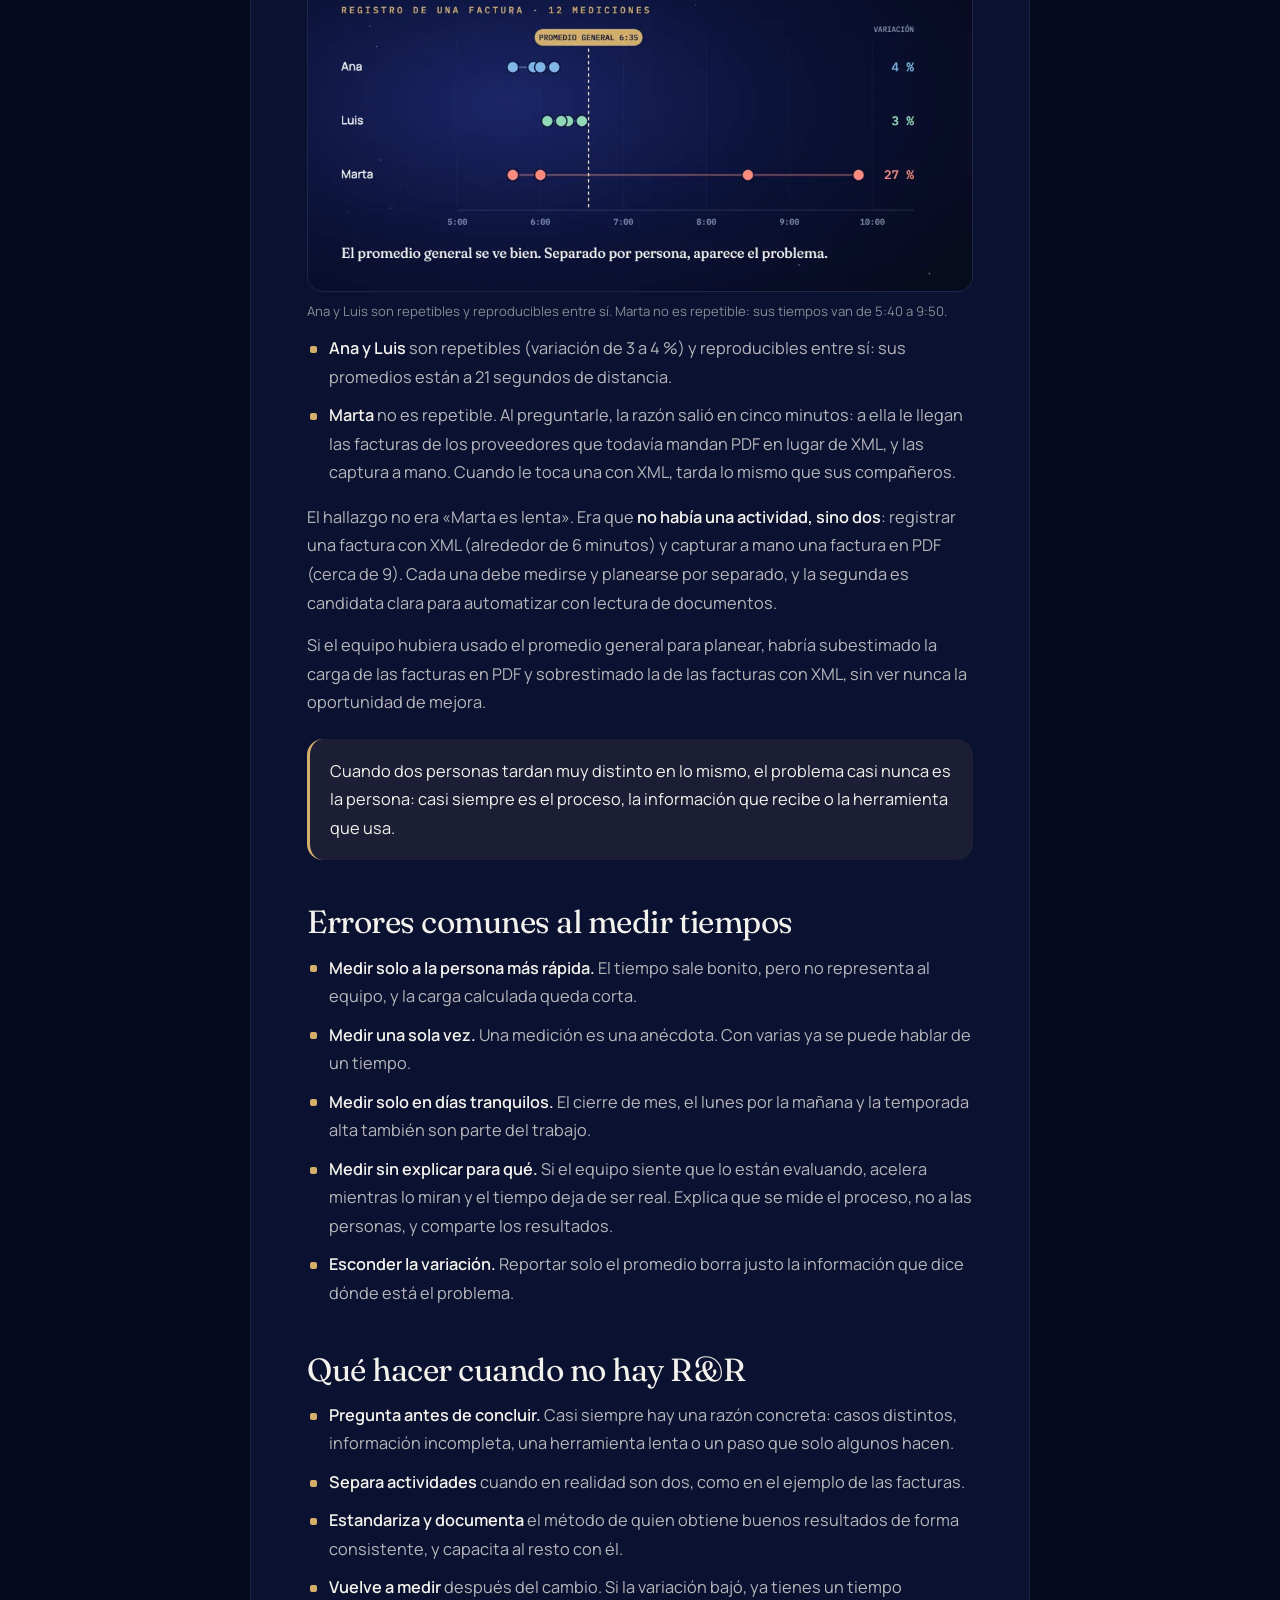
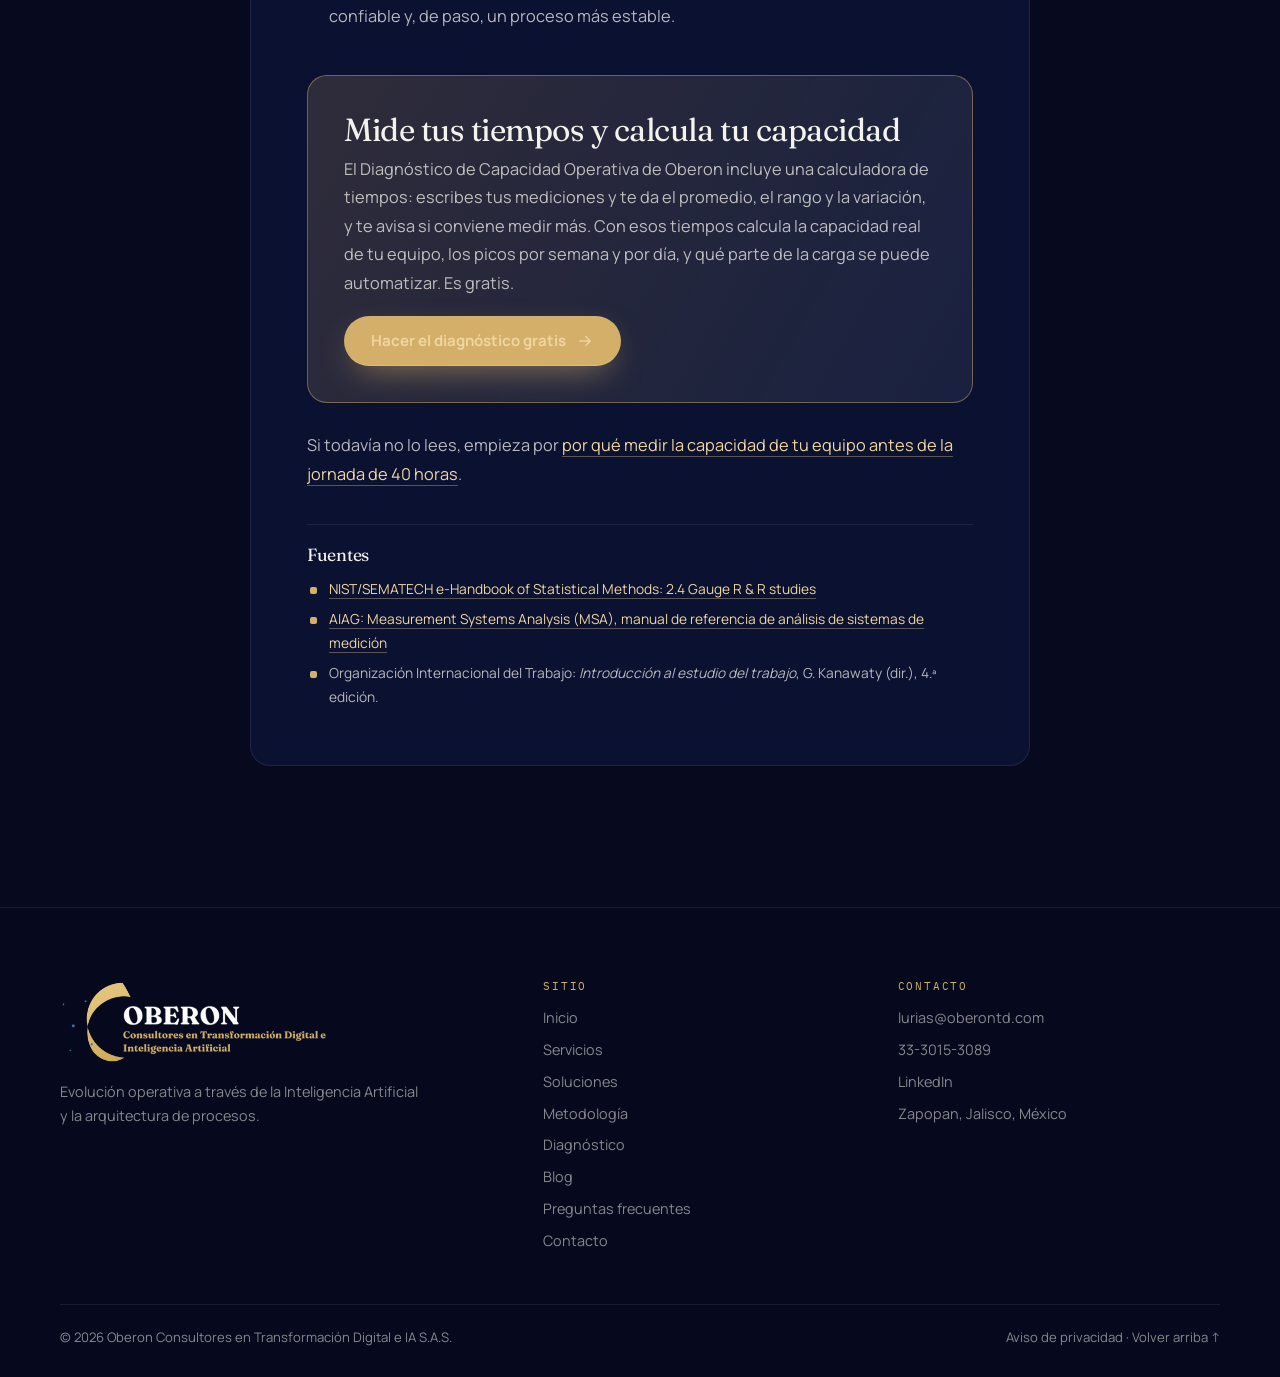
<file: blog/medir-tiempos-principio-rr.html>
<!DOCTYPE html>
<html lang="es">
<head>
<meta charset="UTF-8">
<meta name="viewport" content="width=device-width, initial-scale=1, viewport-fit=cover">
<title>Cómo medir el tiempo de una actividad: el principio R&amp;R | Oberon</title>
<meta name="description" content="Una sola medición de tiempo engaña. Cómo usar la repetibilidad y la reproducibilidad (R&amp;R) para obtener tiempos confiables y descubrir procesos que no están estandarizados.">
<meta name="theme-color" content="#0A0F2C">
<link rel="canonical" href="https://www.oberontd.com/blog/medir-tiempos-principio-rr">
<meta name="robots" content="index, follow, max-image-preview:large">
<meta property="og:type" content="article">
<meta property="og:site_name" content="Oberon">
<meta property="og:title" content="Cómo medir el tiempo de una actividad: el principio R&amp;R">
<meta property="og:description" content="Si dos personas tardan muy distinto en lo mismo, el problema casi nunca es la persona: es el proceso.">
<meta property="og:url" content="https://www.oberontd.com/blog/medir-tiempos-principio-rr">
<meta property="og:locale" content="es_MX">
<meta property="og:image" content="https://www.oberontd.com/img/blog/rr-og.jpg">
<meta property="article:published_time" content="2026-11-25">
<meta property="article:author" content="León Urías">
<meta name="twitter:card" content="summary_large_image">
<link rel="icon" href="/favicon.ico" sizes="any">
<link rel="icon" type="image/png" sizes="48x48" href="/img/icon/favicon-48.png">
<link rel="apple-touch-icon" href="/img/icon/apple-touch-icon.png">
<link rel="preconnect" href="https://fonts.googleapis.com">
<link rel="preconnect" href="https://fonts.gstatic.com" crossorigin>
<link href="https://fonts.googleapis.com/css2?family=Fraunces:ital,opsz,wght@0,9..144,300..700;1,9..144,300..700&family=Manrope:wght@400;500;600;700&family=IBM+Plex+Mono:wght@400;500&display=swap" rel="stylesheet">
<link rel="stylesheet" href="/assets/oberon.css">
<link rel="stylesheet" href="/assets/blog.css">
<script type="application/ld+json">
{
 "@context": "https://schema.org",
 "@type": "BlogPosting",
 "headline": "Cómo medir el tiempo de una actividad: el principio R&R",
 "description": "Una sola medición de tiempo engaña. Cómo usar la repetibilidad y la reproducibilidad (R&R) para obtener tiempos confiables y descubrir procesos que no están estandarizados.",
 "datePublished": "2026-11-25",
 "dateModified": "2026-11-25",
 "inLanguage": "es-MX",
 "mainEntityOfPage": "https://www.oberontd.com/blog/medir-tiempos-principio-rr",
 "image": "https://www.oberontd.com/img/blog/rr-og.jpg",
 "author": {"@type": "Person", "name": "León Urías", "jobTitle": "Fundador de Oberon", "worksFor": {"@id": "https://www.oberontd.com/#organizacion"}},
 "publisher": {"@type": "Organization", "@id": "https://www.oberontd.com/#organizacion", "name": "Oberon Consultores en Transformación Digital e IA", "logo": {"@type": "ImageObject", "url": "https://www.oberontd.com/img/icon/icon-512.png"}}
}
</script>
</head>
<body>
<canvas id="net" aria-hidden="true"></canvas>
<div class="progress" aria-hidden="true"></div>
<a class="skip" href="#main">Saltar al contenido</a>

<header class="nav" id="nav">
  <div class="wrap nav-inner">
    <a href="/" class="brand" aria-label="Oberon — inicio">
      <svg viewBox="0 0 40 40" fill="none" aria-hidden="true"><path d="M25 6C17 6 11 13 11 21c0 8.5 6.7 15.4 15.2 15.9C22.7 39 18 38 15 33.8c-3.6-5-3.4-12.4.6-17.2C19.4 12.4 24.6 10 30 10.8 28.6 8 26.9 6.7 25 6Z" fill="#D4AF6A"/><circle cx="8" cy="24" r="1.6" fill="#F4F2EC"/><circle cx="14" cy="15" r="1.1" fill="#F4F2EC"/><circle cx="6" cy="16" r="1" fill="#F4F2EC"/><circle cx="18" cy="9" r="1.3" fill="#F4F2EC"/><circle cx="10" cy="30" r="1.2" fill="#F4F2EC"/></svg>
      <span class="brand-name">OBERON<span class="brand-sub">Consultores en Transformación Digital e Inteligencia Artificial</span></span>
    </a>
    <nav class="nav-links" aria-label="Principal">
      <a href="/">Inicio</a>
      <a href="/servicios">Servicios</a>
      <a href="/soluciones">Soluciones</a>
      <a href="/#metodo">Metodología</a>
      <a href="/diagnostico">Diagnóstico</a>
      <a href="/blog/" aria-current="page">Blog</a>
      <a href="/contacto">Contacto</a>
    </nav>
    <a class="btn btn-primary nav-cta" href="https://outlook.office.com/book/OberonConsultoresenTransformacinDigital1@oberontd.com/?ismsaljsauthenabled" target="_blank" rel="noopener">Habla con nuestro equipo</a>
    <button class="burger" id="burger" type="button" aria-controls="mPanel" aria-expanded="false" aria-label="Abrir menú"><span></span><span></span><span></span></button>
  </div>
</header>
<div class="m-panel" id="mPanel" aria-hidden="true">
  <a class="m-link" href="/">Inicio<span>01</span></a>
  <a class="m-link" href="/servicios">Servicios<span>02</span></a>
  <a class="m-link" href="/soluciones">Soluciones<span>03</span></a>
  <a class="m-link" href="/#metodo">Metodología<span>04</span></a>
  <a class="m-link" href="/diagnostico">Diagnóstico<span>05</span></a>
  <a class="m-link" href="/blog/" aria-current="page">Blog<span>06</span></a>
  <a class="m-link" href="/contacto">Contacto<span>07</span></a>
  <a class="btn btn-primary" href="https://outlook.office.com/book/OberonConsultoresenTransformacinDigital1@oberontd.com/?ismsaljsauthenabled" target="_blank" rel="noopener">Habla con nuestro equipo</a>
</div>

<main id="main">
<header class="post-hero">
  <div class="wrap">
    <a class="label" href="/blog/">Blog · Mejora de procesos</a>
    <h1>Cómo medir el tiempo de una actividad: el principio <em>R&amp;R</em></h1>
    <div class="post-meta"><span>Por <b>León Urías</b></span><span>25 de noviembre de 2026</span><span>Lectura de 6 min</span></div>
  </div>
</header>

<article class="post">
<figure class="post-fig post-cover"><img src="/img/blog/rr-hero-1600.webp" srcset="/img/blog/rr-hero-960.webp 960w, /img/blog/rr-hero-1600.webp 1600w" sizes="(max-width:900px) 100vw, 860px" width="1600" height="900" alt="Ilustración: dos dianas. En la primera, las mediciones de una persona caen juntas en el centro; en la segunda, las mediciones de tres personas también caen juntas" fetchpriority="high" decoding="async"></figure>
<div class="post-body">

<p class="lead">Casi todas las decisiones sobre la capacidad de un equipo se apoyan en un dato: cuánto tarda una actividad. Si ese dato sale de una sola medición, o de «más o menos lo que tardamos», todo lo que se calcule después hereda el error. El principio R&amp;R es una forma sencilla de saber si un tiempo es confiable.</p>

<h2>Un minuto de error no es un minuto</h2>
<p>Supongamos que en tu equipo se registran 25 facturas de proveedor al día. Si el tiempo que usas para planear está equivocado por un solo minuto, el error es de 25 minutos al día y de <b>más de 9 horas al mes</b> (22 días hábiles). Es más de una jornada completa de una persona que aparece o desaparece del cálculo.</p>
<p>Por eso, antes de decidir si hace falta contratar, automatizar o redistribuir la carga, conviene asegurarse de que los tiempos con los que se hizo la cuenta representan el trabajo real.</p>

<h2>Qué es R&amp;R</h2>
<p>R&amp;R viene del control de calidad en manufactura, donde se usa para saber si un instrumento de medición es confiable antes de tomar decisiones con él. Las dos «R» son:</p>
<div class="vs">
  <div class="yes"><h3>Repetibilidad</h3><ul><li>La <b>misma persona</b>, haciendo la misma actividad, obtiene tiempos parecidos cada vez.</li><li>Si no los obtiene, la actividad cambia de una vez a otra: interrupciones, casos distintos o pasos que no siempre se hacen.</li></ul></div>
  <div class="no"><h3>Reproducibilidad</h3><ul><li><b>Personas distintas</b>, haciendo la misma actividad, obtienen tiempos parecidos entre sí.</li><li>Si no los obtienen, cada quien la hace a su manera: no hay un método estándar.</li></ul></div>
</div>
<p>En una oficina no medimos piezas con un calibrador: medimos actividades con un cronómetro. Pero la pregunta es la misma: <b>¿el número que obtuve describe el proceso o solo describe ese momento?</b></p>

<h2>Cómo medir en 5 pasos</h2>
<ol>
  <li><b>Define dónde empieza y dónde termina.</b> Por ejemplo, de «abro el correo con la factura» a «la factura queda registrada en el ERP». Si cada medición empieza y termina en un punto distinto, la variación viene de la regla, no del proceso.</li>
  <li><b>Mide el trabajo, no las esperas.</b> Si la actividad se detiene esperando una aprobación o una respuesta, pausa el cronómetro. Las esperas importan, pero se miden aparte.</li>
  <li><b>Reparte las mediciones.</b> Mide con distintas personas que hagan la actividad, en distintos horarios (mañana y tarde) y en distintos días del mes (inicio, mitad y cierre). Si la actividad se repite mucho, procura al menos 10 mediciones; con menos de 5 el promedio todavía es frágil.</li>
  <li><b>Separa lo atípico.</b> Una caída del sistema o una llamada a mitad de la captura no representa el trabajo normal. Anótala aparte: si se repite, puede ser retrabajo o un problema que vale la pena resolver.</li>
  <li><b>Revisa la variación antes de usar el promedio.</b> Calcula el promedio y qué tanto se alejan las mediciones de él, primero por persona y luego en conjunto. Como referencia práctica, si la variación pasa de 25 %, mide más o revisa si todos hacen la actividad igual.</li>
</ol>
<p class="post-note">La variación que usamos es el coeficiente de variación: la desviación estándar de las mediciones dividida entre su promedio. Una hoja de cálculo lo obtiene con =DESVEST(rango)/PROMEDIO(rango).</p>

<h2>Un ejemplo: registrar una factura</h2>
<p>Un equipo de cuentas por pagar mide el registro de facturas de proveedor. Tres personas, cuatro mediciones cada una, en distintos días y horarios:</p>
<div class="tbl-wrap">
<table class="post-table">
  <thead><tr><th>Persona</th><th>Mediciones (min:seg)</th><th>Promedio</th><th>Variación</th></tr></thead>
  <tbody>
    <tr><td>Ana</td><td>5:40 · 5:55 · 6:10 · 6:00</td><td>5:56</td><td>4 %</td></tr>
    <tr><td>Luis</td><td>6:05 · 6:30 · 6:20 · 6:15</td><td>6:17</td><td>3 %</td></tr>
    <tr class="now"><td>Marta</td><td>8:30 · 6:00 · 9:50 · 5:40</td><td>7:30</td><td>27 %</td></tr>
    <tr><td>Todas</td><td>12 mediciones</td><td>6:35</td><td>19 %</td></tr>
  </tbody>
</table>
</div>
<p>Si solo vemos la última fila, el resultado parece aceptable: 6 minutos 35 segundos con una variación de 19 %. Pero al separar por persona aparece otra historia.</p>
<figure class="post-fig"><img src="/img/blog/rr-ejemplo-1600.webp" srcset="/img/blog/rr-ejemplo-960.webp 960w, /img/blog/rr-ejemplo-1600.webp 1600w" sizes="(max-width:900px) 100vw, 860px" width="1600" height="760" alt="Gráfica de puntos: las mediciones de Ana y Luis quedan juntas cerca de 6 minutos; las de Marta van de 5:40 a 9:50. La línea del promedio general queda en 6:35" loading="lazy" decoding="async"><figcaption>Ana y Luis son repetibles y reproducibles entre sí. Marta no es repetible: sus tiempos van de 5:40 a 9:50.</figcaption></figure>
<ul>
  <li><b>Ana y Luis</b> son repetibles (variación de 3 a 4 %) y reproducibles entre sí: sus promedios están a 21 segundos de distancia.</li>
  <li><b>Marta</b> no es repetible. Al preguntarle, la razón salió en cinco minutos: a ella le llegan las facturas de los proveedores que todavía mandan PDF en lugar de XML, y las captura a mano. Cuando le toca una con XML, tarda lo mismo que sus compañeros.</li>
</ul>
<p>El hallazgo no era «Marta es lenta». Era que <b>no había una actividad, sino dos</b>: registrar una factura con XML (alrededor de 6 minutos) y capturar a mano una factura en PDF (cerca de 9). Cada una debe medirse y planearse por separado, y la segunda es candidata clara para automatizar con lectura de documentos.</p>
<p>Si el equipo hubiera usado el promedio general para planear, habría subestimado la carga de las facturas en PDF y sobrestimado la de las facturas con XML, sin ver nunca la oportunidad de mejora.</p>

<div class="callout"><p>Cuando dos personas tardan muy distinto en lo mismo, el problema casi nunca es la persona: casi siempre es el proceso, la información que recibe o la herramienta que usa.</p></div>

<h2>Errores comunes al medir tiempos</h2>
<ul>
  <li><b>Medir solo a la persona más rápida.</b> El tiempo sale bonito, pero no representa al equipo, y la carga calculada queda corta.</li>
  <li><b>Medir una sola vez.</b> Una medición es una anécdota. Con varias ya se puede hablar de un tiempo.</li>
  <li><b>Medir solo en días tranquilos.</b> El cierre de mes, el lunes por la mañana y la temporada alta también son parte del trabajo.</li>
  <li><b>Medir sin explicar para qué.</b> Si el equipo siente que lo están evaluando, acelera mientras lo miran y el tiempo deja de ser real. Explica que se mide el proceso, no a las personas, y comparte los resultados.</li>
  <li><b>Esconder la variación.</b> Reportar solo el promedio borra justo la información que dice dónde está el problema.</li>
</ul>

<h2>Qué hacer cuando no hay R&amp;R</h2>
<ul>
  <li><b>Pregunta antes de concluir.</b> Casi siempre hay una razón concreta: casos distintos, información incompleta, una herramienta lenta o un paso que solo algunos hacen.</li>
  <li><b>Separa actividades</b> cuando en realidad son dos, como en el ejemplo de las facturas.</li>
  <li><b>Estandariza y documenta</b> el método de quien obtiene buenos resultados de forma consistente, y capacita al resto con él.</li>
  <li><b>Vuelve a medir</b> después del cambio. Si la variación bajó, ya tienes un tiempo confiable y, de paso, un proceso más estable.</li>
</ul>

<div class="post-cta">
  <h2>Mide tus tiempos y calcula tu capacidad</h2>
  <p>El Diagnóstico de Capacidad Operativa de Oberon incluye una calculadora de tiempos: escribes tus mediciones y te da el promedio, el rango y la variación, y te avisa si conviene medir más. Con esos tiempos calcula la capacidad real de tu equipo, los picos por semana y por día, y qué parte de la carga se puede automatizar. Es gratis.</p>
  <a class="btn btn-primary" href="/diagnostico">Hacer el diagnóstico gratis <svg viewBox="0 0 24 24" fill="none" stroke="currentColor" stroke-width="1.8" stroke-linecap="round" stroke-linejoin="round" aria-hidden="true"><path d="M5 12h14M13 6l6 6-6 6"/></svg></a>
</div>

<p class="post-related">Si todavía no lo lees, empieza por <a href="/blog/capacidad-equipos-jornada-40-horas">por qué medir la capacidad de tu equipo antes de la jornada de 40 horas</a>.</p>

<div class="post-sources">
  <h2>Fuentes</h2>
  <ul>
    <li><a href="https://www.itl.nist.gov/div898/handbook/mpc/section4/mpc4.htm" target="_blank" rel="noopener">NIST/SEMATECH e-Handbook of Statistical Methods: 2.4 Gauge R &amp; R studies</a></li>
    <li><a href="https://www.aiag.org/quality/automotive-core-tools/msa" target="_blank" rel="noopener">AIAG: Measurement Systems Analysis (MSA), manual de referencia de análisis de sistemas de medición</a></li>
    <li>Organización Internacional del Trabajo: <i>Introducción al estudio del trabajo</i>, G. Kanawaty (dir.), 4.ª edición.</li>
  </ul>
</div>

</div>
</article>
</main>

<footer>
  <div class="wrap">
    <div class="foot-grid">
      <div>
        <img class="foot-logo" src="/img/oberon-logo.webp" alt="Oberon — Consultores en Transformación Digital e Inteligencia Artificial" width="1000" height="310" loading="lazy" decoding="async">
        <p>Evolución operativa a través de la Inteligencia Artificial y la arquitectura de procesos.</p>
      </div>
      <div>
        <h4>Sitio</h4>
        <ul><li><a href="/">Inicio</a></li><li><a href="/servicios">Servicios</a></li><li><a href="/soluciones">Soluciones</a></li><li><a href="/#metodo">Metodología</a></li><li><a href="/diagnostico">Diagnóstico</a></li><li><a href="/blog/">Blog</a></li><li><a href="/#preguntas-frecuentes">Preguntas frecuentes</a></li><li><a href="/contacto">Contacto</a></li></ul>
      </div>
      <div>
        <h4>Contacto</h4>
        <ul><li><a href="mailto:lurias@oberontd.com">lurias@oberontd.com</a></li><li><a href="tel:+523330153089">33-3015-3089</a></li><li><a href="https://www.linkedin.com/company/oberontd/" target="_blank" rel="noopener">LinkedIn</a></li><li>Zapopan, Jalisco, México</li></ul>
      </div>
    </div>
    <div class="foot-bottom">
      <span>© <span class="year"></span> Oberon Consultores en Transformación Digital e IA S.A.S.</span>
      <span><a href="/privacidad">Aviso de privacidad</a> · <a href="#main">Volver arriba ↑</a></span>
    </div>
  </div>
</footer>

<script src="/assets/oberon.js" defer></script>
</body>
</html>
</file>
<file: assets/oberon.css>
/* =========================================================
   OBERON — Sitio oficial
   Tipografías oficiales: Fraunces (títulos) · Manrope (texto) · IBM Plex Mono (etiquetas)
   ========================================================= */
:root{
  --bg:#070A1E;
  --bg-1:#0A0F2C;
  --line:rgba(191,224,245,.10);
  --line-2:rgba(191,224,245,.18);
  --card:rgba(14,20,54,.78);
  --card-2:rgba(20,28,70,.86);
  --text:#F4F2EC;
  --text-2:rgba(244,242,236,.74);
  --text-3:rgba(244,242,236,.54);
  --gold:#D4AF6A;
  --gold-2:#F0D5A0;
  --ice:#BFE0F5;
  --ice-2:#7FB8E6;
  --paper:#F7F4EC;
  --navy:#1B2350;
  --grad:linear-gradient(100deg,var(--gold-2) 0%,var(--gold) 40%,var(--ice) 100%);
  --radius:20px;
  --radius-sm:12px;
  --gutter:clamp(16px,4vw,40px);
  --section:clamp(84px,11vw,150px);
  --nav-h:76px;
  --ease:cubic-bezier(.2,.7,.2,1);
  --serif:'Fraunces',Georgia,serif;
  --sans:'Manrope',system-ui,sans-serif;
  --mono:'IBM Plex Mono',ui-monospace,monospace;
}
*,*::before,*::after{box-sizing:border-box;}
html{scroll-behavior:smooth;scroll-padding-top:calc(var(--nav-h) + 16px);-webkit-text-size-adjust:100%;}
body{
  margin:0;color:var(--text);font-family:var(--sans);font-size:16px;line-height:1.65;
  background:radial-gradient(120% 60% at 50% 0%,#121A4A 0%,var(--bg-1) 45%,var(--bg) 100%) fixed,var(--bg);
  -webkit-font-smoothing:antialiased;overflow-x:hidden;
}
body.menu-open{overflow:hidden;}
h1,h2,h3,h4{font-family:var(--serif);font-weight:400;margin:0;letter-spacing:-.015em;line-height:1.1;font-optical-sizing:auto;}
p{margin:0;}
ul,ol{margin:0;padding:0;list-style:none;}
a{color:inherit;text-decoration:none;}
button{font:inherit;color:inherit;}
img,svg,canvas{display:block;max-width:100%;}
:focus-visible{outline:2px solid var(--gold-2);outline-offset:3px;border-radius:6px;}
::selection{background:var(--gold);color:var(--bg);}

.skip{position:absolute;left:12px;top:-60px;z-index:300;background:var(--gold);color:var(--bg);padding:10px 16px;border-radius:8px;font-weight:700;}
.skip:focus{top:12px;}
#net{position:fixed;inset:0;width:100vw;height:100vh;z-index:0;pointer-events:none;transition:opacity .3s linear;}

/* ---------- cielo que amanece al desplazarse ----------
   Tres capas fijas (noche, amanecer, día) que se funden con --dawn y --day (0 a 1),
   calculadas en oberon.js según el avance del scroll. Sin bordes: todo es fijo al viewport. */
.sky{position:fixed;inset:0;z-index:0;pointer-events:none;}
.sky i{position:absolute;inset:0;}
.sky .night{background:radial-gradient(120% 70% at 50% 0%,#141C50 0%,#0A0F2C 48%,#070A1E 100%);}
.sky .dawn{opacity:var(--dawn,0);background:
  radial-gradient(90% 55% at 50% 118%,rgba(214,150,102,.55) 0%,rgba(150,96,120,.35) 38%,transparent 70%),
  linear-gradient(180deg,#0B1236 0%,#18225C 45%,#2C2E6E 75%,#4A3C78 100%);}
.sky .day{opacity:var(--day,0);background:
  radial-gradient(100% 60% at 50% 120%,rgba(240,196,130,.7) 0%,rgba(222,150,110,.4) 35%,transparent 72%),
  linear-gradient(180deg,#12204F 0%,#213C7C 50%,#3E5B98 82%,#7A6E9C 100%);}
main,footer{position:relative;z-index:1;}
.progress{position:fixed;top:0;left:0;height:2px;width:100%;transform-origin:0 50%;transform:scaleX(0);background:var(--grad);z-index:120;}

.wrap{width:100%;max-width:1240px;margin:0 auto;padding-inline:var(--gutter);}
.label{font-family:var(--mono);font-size:.74rem;letter-spacing:.16em;text-transform:uppercase;color:var(--gold);display:inline-flex;align-items:center;gap:10px;}
.label::before{content:'';width:22px;height:1px;background:currentColor;opacity:.7;}
.grad-text{background:var(--grad);-webkit-background-clip:text;background-clip:text;color:transparent;}
.sec{padding-block:var(--section);position:relative;}
.sec-head{max-width:780px;margin-bottom:clamp(40px,6vw,72px);}
.sec-head.center{margin-inline:auto;text-align:center;}
.sec-head.center .label::after{content:'';width:22px;height:1px;background:currentColor;opacity:.7;}
.sec-head h2{font-size:clamp(2rem,4.4vw,3.4rem);margin-top:18px;}
.sec-head h2 em{font-style:italic;color:var(--gold-2);}
.sec-head p{margin-top:20px;color:var(--text-2);font-size:clamp(1rem,1.4vw,1.14rem);}
.sec-head.center p{margin-inline:auto;max-width:640px;}

.reveal{opacity:0;transform:translateY(28px);transition:opacity .9s var(--ease),transform .9s var(--ease);}
.reveal.in{opacity:1;transform:none;}
[data-delay="1"]{transition-delay:.08s;}
[data-delay="2"]{transition-delay:.16s;}
[data-delay="3"]{transition-delay:.24s;}

/* ---------- botones ---------- */
.btn{
  display:inline-flex;align-items:center;justify-content:center;gap:10px;min-height:50px;padding:12px 26px;
  border-radius:999px;border:1px solid transparent;cursor:pointer;font-family:var(--sans);font-size:.94rem;font-weight:700;
  transition:transform .3s var(--ease),background .3s,border-color .3s,color .3s,box-shadow .3s;text-align:center;
}
.btn svg{width:18px;height:18px;flex:none;transition:transform .3s var(--ease);}
.btn:hover svg{transform:translateX(3px);}
.btn-primary{background:var(--gold);color:var(--bg);box-shadow:0 12px 34px -12px rgba(212,175,106,.7);}
.btn-primary:hover{background:var(--gold-2);transform:translateY(-2px);}
.btn-ghost{border-color:var(--line-2);color:var(--text);background:rgba(255,255,255,.03);}
.btn-ghost:hover{border-color:var(--gold);color:var(--gold-2);}
.link-arrow{display:inline-flex;align-items:center;gap:8px;color:var(--gold-2);font-weight:600;font-size:.94rem;}
.link-arrow svg{width:16px;height:16px;transition:transform .3s var(--ease);}
.link-arrow:hover svg{transform:translateX(4px);}

/* ---------- navegación ---------- */
.nav{position:fixed;inset:0 0 auto 0;z-index:100;height:var(--nav-h);border-bottom:1px solid transparent;transition:background .4s,border-color .4s;}
.nav.scrolled,.nav.solid{background:rgba(7,10,30,.8);backdrop-filter:saturate(140%) blur(14px);-webkit-backdrop-filter:saturate(140%) blur(14px);border-color:var(--line);}
.nav-inner{height:100%;display:flex;align-items:center;gap:24px;}
.brand{display:flex;align-items:center;gap:12px;flex:none;}
.brand svg{width:38px;height:38px;flex:none;}
.brand-name{font-family:var(--serif);font-weight:600;letter-spacing:.14em;font-size:1.08rem;line-height:1.1;}
.brand-sub{display:block;font-family:var(--mono);font-size:.56rem;letter-spacing:.1em;color:var(--gold);font-weight:400;margin-top:3px;max-width:240px;line-height:1.35;}
.nav-links{display:flex;align-items:center;gap:4px;margin-left:auto;}
.nav-links a{font-size:.92rem;font-weight:500;color:var(--text-2);padding:8px 14px;border-radius:999px;transition:color .25s,background .25s;}
.nav-links a:hover{color:var(--text);background:rgba(255,255,255,.05);}
.nav-links a[aria-current="page"]{color:var(--gold-2);background:rgba(212,175,106,.1);}
.nav-cta{min-height:44px;padding:10px 20px;font-size:.88rem;}
.burger{display:none;width:44px;height:44px;border-radius:12px;border:1px solid var(--line-2);background:rgba(255,255,255,.03);cursor:pointer;position:relative;flex:none;margin-left:auto;}
.burger span{position:absolute;left:12px;right:12px;height:1.6px;background:var(--text);border-radius:2px;transition:transform .35s var(--ease),opacity .25s;}
.burger span:nth-child(1){top:15px;}
.burger span:nth-child(2){top:21px;}
.burger span:nth-child(3){top:27px;}
.burger[aria-expanded="true"] span:nth-child(1){transform:translateY(6px) rotate(45deg);}
.burger[aria-expanded="true"] span:nth-child(2){opacity:0;}
.burger[aria-expanded="true"] span:nth-child(3){transform:translateY(-6px) rotate(-45deg);}
.m-panel{
  position:fixed;inset:var(--nav-h) 0 0 0;z-index:99;background:rgba(7,10,30,.97);backdrop-filter:blur(16px);
  padding:28px var(--gutter) calc(32px + env(safe-area-inset-bottom));display:flex;flex-direction:column;overflow-y:auto;
  opacity:0;visibility:hidden;transform:translateY(-8px);transition:opacity .35s var(--ease),transform .35s var(--ease),visibility .35s;
}
.m-panel.open{opacity:1;visibility:visible;transform:none;}
.m-panel a.m-link{font-family:var(--serif);font-size:clamp(1.6rem,7vw,2.1rem);padding:16px 0;border-bottom:1px solid var(--line);display:flex;justify-content:space-between;align-items:center;}
.m-panel a.m-link span{font-family:var(--mono);font-size:.72rem;color:var(--gold);}
.m-panel a.m-link[aria-current="page"]{color:var(--gold-2);}
.m-panel .btn{margin-top:28px;width:100%;}

/* ---------- hero (inicio) ---------- */
.hero{min-height:100vh;min-height:100svh;display:flex;align-items:center;padding:calc(var(--nav-h) + clamp(32px,6vw,72px)) 0 clamp(60px,8vw,100px);
  background:radial-gradient(55% 50% at 80% 35%,rgba(127,184,230,.14),transparent 70%),radial-gradient(45% 40% at 10% 90%,rgba(212,175,106,.10),transparent 70%);}
.hero-grid{display:grid;grid-template-columns:1.1fr .9fr;gap:clamp(36px,5vw,80px);align-items:center;}
.hero-grid > *{min-width:0;}
.pill{display:inline-flex;align-items:center;gap:10px;padding:7px 14px 7px 8px;border-radius:999px;border:1px solid var(--line-2);background:rgba(255,255,255,.04);backdrop-filter:blur(8px);font-size:.82rem;color:var(--text-2);}
.pill .dot{width:22px;height:22px;border-radius:50%;background:rgba(212,175,106,.16);display:grid;place-items:center;flex:none;}
.pill .dot::after{content:'';width:8px;height:8px;border-radius:50%;background:var(--gold);animation:pulse 2.4s infinite;}
@keyframes pulse{0%{box-shadow:0 0 0 0 rgba(212,175,106,.55);}70%{box-shadow:0 0 0 10px rgba(212,175,106,0);}100%{box-shadow:0 0 0 0 rgba(212,175,106,0);}}
.hero h1{font-size:clamp(2.6rem,7vw,5.6rem);margin-top:26px;line-height:1.02;letter-spacing:-.025em;}
.rotator{display:block;position:relative;height:1.36em;overflow:hidden;margin-bottom:-.2em;}
.rotator span{position:absolute;left:0;top:0;font-style:italic;white-space:nowrap;padding-right:.08em;
  background:var(--grad);-webkit-background-clip:text;background-clip:text;color:transparent;
  transform:translateY(110%);opacity:0;transition:transform .8s var(--ease),opacity .8s var(--ease);}
.rotator span.on{transform:none;opacity:1;}
.rotator span.off{transform:translateY(-110%);opacity:0;}
.hero-sub{margin-top:28px;max-width:560px;color:var(--text-2);font-size:clamp(1.04rem,1.5vw,1.2rem);}
.hero-actions{display:flex;flex-wrap:wrap;gap:14px;margin-top:40px;}

/* visual del flujo */
.flow{position:relative;aspect-ratio:1/1;max-width:540px;margin-left:auto;width:100%;}
.flow svg.flow-svg{width:100%;height:100%;overflow:visible;}
.flow .ring{fill:none;stroke:rgba(191,224,245,.12);stroke-width:1;}
.flow .ring-d{fill:none;stroke:rgba(212,175,106,.35);stroke-width:1;stroke-dasharray:2 10;animation:spin 60s linear infinite;transform-origin:250px 250px;}
@keyframes spin{to{transform:rotate(360deg);}}
.flow .path{fill:none;stroke:rgba(191,224,245,.22);stroke-width:1.4;}
.flow .pulse{fill:none;stroke:url(#flowGrad);stroke-width:2.4;stroke-linecap:round;stroke-dasharray:28 400;animation:travel 3.6s linear infinite;}
.flow .pulse.d2{animation-delay:-1.2s;}
.flow .pulse.d3{animation-delay:-2.4s;}
@keyframes travel{from{stroke-dashoffset:428;}to{stroke-dashoffset:0;}}
.flow .core{fill:url(#coreGrad);}
.flow .core-glow{fill:rgba(212,175,106,.18);animation:breathe 4s ease-in-out infinite;transform-origin:250px 250px;}
@keyframes breathe{50%{transform:scale(1.18);opacity:.5;}}
.flow .node circle{fill:var(--bg-1);stroke:var(--gold);stroke-width:1.4;}
.flow .node text{fill:var(--text);font-family:var(--mono);font-size:11.5px;letter-spacing:.08em;}
.flow .node .sub{fill:var(--text-3);font-size:9.5px;}
.chip-float{
  position:absolute;display:flex;align-items:center;gap:10px;padding:10px 14px;border-radius:14px;
  background:rgba(14,20,54,.82);border:1px solid var(--line-2);backdrop-filter:blur(10px);-webkit-backdrop-filter:blur(10px);
  font-size:.8rem;color:var(--text);box-shadow:0 20px 40px -20px rgba(0,0,0,.8);animation:float 6s ease-in-out infinite;white-space:nowrap;
}
.chip-float i{width:26px;height:26px;border-radius:8px;display:grid;place-items:center;background:rgba(212,175,106,.16);color:var(--gold-2);font-style:normal;flex:none;}
.chip-float i svg{width:15px;height:15px;}
.chip-float.c1{top:6%;left:-4%;}
.chip-float.c2{top:46%;right:-6%;animation-delay:-2s;}
.chip-float.c3{bottom:4%;left:6%;animation-delay:-4s;}
@keyframes float{50%{transform:translateY(-10px);}}
.scroll-cue{position:absolute;left:50%;bottom:26px;transform:translateX(-50%);display:flex;flex-direction:column;align-items:center;gap:8px;color:var(--text-3);font-family:var(--mono);font-size:.66rem;letter-spacing:.18em;text-transform:uppercase;}
.scroll-cue i{width:1px;height:36px;background:linear-gradient(var(--gold),transparent);animation:drop 2s var(--ease) infinite;transform-origin:top;}
@keyframes drop{0%{transform:scaleY(0);}50%{transform:scaleY(1);}100%{transform:scaleY(1);opacity:0;}}

/* ---------- marquee ---------- */
.marquee{border-block:1px solid var(--line);background:rgba(7,10,30,.28);overflow:hidden;padding:20px 0;
  -webkit-mask:linear-gradient(90deg,transparent,#000 10%,#000 90%,transparent);mask:linear-gradient(90deg,transparent,#000 10%,#000 90%,transparent);}
.marquee-track{display:flex;width:max-content;animation:marq 42s linear infinite;}
.marquee ul{display:flex;gap:48px;padding-right:48px;}
.marquee li{display:flex;align-items:center;gap:48px;font-family:var(--serif);font-style:italic;font-size:clamp(1rem,1.7vw,1.18rem);color:var(--text-2);white-space:nowrap;}
.marquee li::after{content:'✦';color:var(--gold);font-size:.7rem;font-style:normal;}
@keyframes marq{to{transform:translateX(-50%);}}

/* ---------- cifras ---------- */
.stats{display:grid;grid-template-columns:repeat(4,1fr);border:1px solid var(--line);border-radius:var(--radius);background:var(--card);overflow:hidden;}
.stat{padding:clamp(24px,3vw,36px);border-left:1px solid var(--line);}
.stat:first-child{border-left:0;}
.stat b{display:block;font-family:var(--serif);font-weight:400;font-size:clamp(2.2rem,4.4vw,3.4rem);line-height:1;letter-spacing:-.02em;}
.stat span{display:block;margin-top:10px;color:var(--text-2);font-size:.92rem;}

/* ---------- manifiesto / antes-después ---------- */
.quote{font-family:var(--serif);font-size:clamp(1.5rem,3.2vw,2.5rem);line-height:1.25;max-width:980px;}
.quote em{font-style:italic;color:var(--gold-2);}
.quote-sub{margin-top:26px;color:var(--text-2);max-width:720px;font-size:clamp(1rem,1.4vw,1.12rem);}
.compare{display:grid;grid-template-columns:1fr auto 1fr;gap:18px;margin-top:clamp(44px,6vw,72px);align-items:stretch;}
.cmp-col{border-radius:var(--radius);padding:clamp(24px,3vw,36px);border:1px solid var(--line);background:var(--card);}
.cmp-col h3{font-family:var(--mono);font-size:.74rem;letter-spacing:.16em;text-transform:uppercase;font-weight:400;color:var(--text-3);}
.cmp-col.new{border-color:rgba(212,175,106,.45);background:linear-gradient(160deg,rgba(212,175,106,.14),rgba(14,20,54,.85) 55%);}
.cmp-col.new h3{color:var(--gold-2);}
.cmp-col li{display:flex;gap:14px;align-items:flex-start;padding:16px 0;border-top:1px solid var(--line);font-size:1rem;}
.cmp-col li:first-of-type{margin-top:16px;}
.cmp-col li svg{width:20px;height:20px;flex:none;margin-top:3px;}
.cmp-col.old li{color:var(--text-3);}
.cmp-col.old li svg{color:rgba(244,242,236,.35);}
.cmp-col.new li svg{color:var(--gold-2);}
.cmp-arrow{display:grid;place-items:center;}
.cmp-arrow span{width:56px;height:56px;border-radius:50%;display:grid;place-items:center;background:var(--gold);color:var(--bg);box-shadow:0 0 0 10px rgba(212,175,106,.12);}
.cmp-arrow svg{width:24px;height:24px;}

/* ---------- pilares (tabs) ---------- */
.pillars{display:grid;grid-template-columns:.9fr 1.1fr;gap:clamp(28px,4vw,56px);align-items:start;}
.pillars > *{min-width:0;}
.p-tabs{display:grid;gap:10px;}
.p-tab{
  width:100%;text-align:left;cursor:pointer;display:grid;grid-template-columns:auto 1fr;gap:16px;align-items:start;
  padding:20px 22px;border-radius:16px;border:1px solid var(--line);background:var(--card);transition:border-color .35s,background .35s;
  position:relative;overflow:hidden;
}
.p-tab:hover{border-color:var(--line-2);}
.p-tab .n{font-family:var(--mono);font-size:.78rem;color:var(--gold);padding-top:4px;}
.p-tab b{display:block;font-family:var(--serif);font-weight:400;font-size:1.22rem;line-height:1.25;}
.p-tab small{display:block;color:var(--text-3);font-size:.9rem;margin-top:6px;max-height:0;overflow:hidden;opacity:0;transition:max-height .5s var(--ease),opacity .4s;}
.p-tab[aria-selected="true"]{border-color:rgba(212,175,106,.5);background:var(--card-2);}
.p-tab[aria-selected="true"] small{max-height:140px;opacity:1;}
.p-tab::after{content:'';position:absolute;left:0;bottom:0;height:2px;width:0;background:var(--grad);}
.p-tab[aria-selected="true"]::after{animation:fill 7s linear forwards;}
.p-tabs.paused .p-tab::after{animation-play-state:paused;}
@keyframes fill{to{width:100%;}}
.p-stage{position:sticky;top:calc(var(--nav-h) + 24px);}
.p-panel{display:none;}
.p-panel.on{display:block;animation:fadeUp .7s var(--ease);}
@keyframes fadeUp{from{opacity:0;transform:translateY(16px);}to{opacity:1;transform:none;}}
.art{
  position:relative;border-radius:var(--radius);overflow:hidden;display:grid;place-items:center;grid-template:minmax(0,1fr)/minmax(0,1fr);
  width:100%;height:clamp(240px,30vw,400px);padding:clamp(20px,3vw,40px);
  background:radial-gradient(120% 90% at 50% 35%,#FFFFFF 0%,var(--paper) 55%,#EEE8DA 100%);
  box-shadow:inset 0 0 0 1px rgba(27,35,80,.06),0 30px 60px -30px rgba(0,0,0,.8);
}
.art img{width:100%;height:100%;min-height:0;object-fit:contain;}
.art::after{content:'';position:absolute;inset:auto 0 0 0;height:3px;background:var(--grad);}
.art .n{position:absolute;top:16px;left:18px;font-family:var(--mono);font-size:.72rem;letter-spacing:.12em;color:rgba(27,35,80,.55);}
.p-panel .cap{margin-top:22px;display:flex;justify-content:space-between;align-items:center;gap:16px;flex-wrap:wrap;}
.p-panel .cap p{color:var(--text-2);max-width:460px;}

/* ---------- método (fórmula) ---------- */
.formula{display:flex;align-items:stretch;gap:12px;flex-wrap:wrap;}
.f-item{flex:1 1 180px;padding:22px 24px;border-radius:16px;border:1px solid var(--line-2);background:var(--card);}
.f-item b{display:block;font-family:var(--serif);font-weight:400;font-size:1.2rem;}
.f-item span{display:block;color:var(--text-3);font-size:.88rem;margin-top:4px;}
.f-op{display:grid;place-items:center;font-family:var(--serif);font-size:1.6rem;color:var(--gold);flex:0 0 auto;}
.f-res{flex:1.3 1 240px;background:linear-gradient(120deg,rgba(212,175,106,.2),rgba(191,224,245,.1));border-color:rgba(212,175,106,.5);}
.f-res b{color:var(--gold-2);}
.dmaic{display:grid;grid-template-columns:repeat(5,1fr);gap:14px;margin-top:clamp(40px,5vw,64px);position:relative;}
.dmaic::before{content:'';position:absolute;left:4%;right:4%;top:27px;height:1px;background:linear-gradient(90deg,transparent,var(--line-2) 10%,var(--line-2) 90%,transparent);}
.dm{position:relative;}
.dm .k{width:54px;height:54px;border-radius:50%;display:grid;place-items:center;background:var(--bg-1);border:1px solid rgba(212,175,106,.55);color:var(--gold-2);font-family:var(--serif);font-size:1.3rem;position:relative;z-index:1;transition:background .3s,color .3s,box-shadow .3s;}
.dm:hover .k{background:var(--gold);color:var(--bg);box-shadow:0 0 0 8px rgba(212,175,106,.14);}
.dm h3{font-size:1.15rem;margin-top:18px;}
.dm p{color:var(--text-3);font-size:.9rem;margin-top:6px;}

/* ---------- respaldo ---------- */
.proof{display:grid;grid-template-columns:1.2fr .8fr;gap:20px;}
.proof > *{min-width:0;}
.proof-card{padding:clamp(26px,3.4vw,42px);border-radius:22px;border:1px solid var(--line);background:var(--card);}
.proof-card h3{font-size:clamp(1.5rem,2.6vw,2rem);}
.proof-card .badge{display:inline-block;margin-bottom:16px;font-family:var(--mono);font-size:.68rem;letter-spacing:.1em;text-transform:uppercase;color:var(--gold-2);border:1px solid rgba(212,175,106,.4);padding:5px 10px;border-radius:999px;background:rgba(212,175,106,.08);}
.proof-list{margin-top:22px;display:grid;gap:16px;}
.proof-list > li{position:relative;padding-left:22px;}
.proof-list > li::before{content:'';position:absolute;left:0;top:10px;width:8px;height:8px;border-radius:2px;background:var(--gold);transform:rotate(45deg);}
.chips{display:flex;flex-wrap:wrap;gap:8px;margin-top:10px;}
.chips li{font-size:.8rem;color:var(--text-2);padding:5px 11px;border-radius:999px;border:1px solid var(--line-2);background:rgba(255,255,255,.03);}
.client{display:flex;flex-direction:column;}
.client-logo{width:100%;height:auto;max-width:220px;aspect-ratio:1/1;border-radius:18px;background:#fff;object-fit:contain;padding:10px;margin:8px 0 22px;}
.client p{color:var(--text-2);font-size:.95rem;}
.client p a{color:var(--gold-2);border-bottom:1px solid rgba(240,213,160,.35);}
.client-site{display:inline-flex;align-items:center;gap:6px;margin-top:16px;color:var(--gold-2);font-weight:600;font-size:.92rem;}
.client-site svg{width:16px;height:16px;}
.client-site:hover{color:var(--text);}

/* ---------- banda CTA ---------- */
.cta-band{
  position:relative;border-radius:clamp(22px,3vw,32px);overflow:hidden;padding:clamp(36px,6vw,84px);isolation:isolate;
  border:1px solid var(--line-2);display:grid;grid-template-columns:1.3fr auto;gap:32px;align-items:center;
}
.cta-band::before{content:'';position:absolute;inset:0;z-index:-2;background:url('../img/foto/minerva-1600.webp') center 30%/cover no-repeat;}
.cta-band::after{content:'';position:absolute;inset:0;z-index:-1;background:linear-gradient(100deg,rgba(7,10,30,.93) 0%,rgba(10,15,44,.78) 45%,rgba(10,15,44,.25) 100%);}
.cta-band h2{font-size:clamp(1.9rem,4.2vw,3.2rem);margin-top:16px;}
.cta-band p{margin-top:18px;color:var(--text-2);max-width:560px;}

/* ---------- encabezado de páginas internas ---------- */
.page-hero{padding:calc(var(--nav-h) + clamp(56px,9vw,120px)) 0 clamp(48px,7vw,90px);}
.page-hero h1{font-size:clamp(2.6rem,6.4vw,5rem);margin-top:20px;max-width:900px;line-height:1.04;}
.page-hero h1 em{font-style:italic;background:var(--grad);-webkit-background-clip:text;background-clip:text;color:transparent;padding-right:.06em;}
.page-hero p{margin-top:24px;color:var(--text-2);max-width:640px;font-size:clamp(1.04rem,1.5vw,1.18rem);}
.jump{display:flex;flex-wrap:wrap;gap:10px;margin-top:36px;}
.jump a{font-size:.88rem;padding:9px 16px;border-radius:999px;border:1px solid var(--line-2);background:rgba(255,255,255,.03);color:var(--text-2);transition:border-color .3s,color .3s;}
.jump a:hover{border-color:var(--gold);color:var(--gold-2);}
.jump a span{font-family:var(--mono);color:var(--gold);margin-right:6px;font-size:.78rem;}

/* ---------- soluciones (detalle) ---------- */
.solution{display:grid;grid-template-columns:1fr 1fr;gap:clamp(32px,5vw,80px);align-items:center;padding-block:clamp(56px,8vw,110px);border-top:1px solid var(--line);}
.solution > *{min-width:0;}
.solution:nth-of-type(even) .sol-art{order:2;}
.solution .kicker{font-family:var(--mono);font-size:.74rem;letter-spacing:.16em;text-transform:uppercase;color:var(--gold);}
.solution h2{font-size:clamp(1.8rem,3.4vw,2.7rem);margin-top:14px;}
.solution .alt{display:block;margin-top:10px;font-family:var(--serif);font-style:italic;color:var(--ice);font-size:clamp(1.02rem,1.5vw,1.15rem);}
.solution .desc{margin-top:20px;color:var(--text-2);}
.solution h3{font-family:var(--mono);font-size:.72rem;letter-spacing:.16em;text-transform:uppercase;color:var(--gold);margin-top:30px;font-weight:400;}
.check{margin-top:14px;display:grid;gap:12px;}
.check li{position:relative;padding-left:32px;color:var(--text-2);font-size:.97rem;}
.check li::before{content:'';position:absolute;left:0;top:3px;width:20px;height:20px;border-radius:50%;background:rgba(212,175,106,.16);}
.check li::after{content:'';position:absolute;left:7px;top:7px;width:6px;height:10px;border:solid var(--gold-2);border-width:0 1.6px 1.6px 0;transform:rotate(45deg);}
.prod-name{display:flex;align-items:center;gap:14px;}
.prod-name img{width:48px;height:48px;border-radius:12px;flex:none;}
.prod-origin{margin-top:22px;color:var(--text-2);font-size:.95rem;}
.prod-origin b{color:var(--text);}
.prod-origin a{color:var(--gold-2);border-bottom:1px solid rgba(240,213,160,.35);}
.prod-actions{display:flex;flex-wrap:wrap;gap:12px;margin-top:26px;}
a.art.photo{display:block;}
.proj{margin-top:14px;display:grid;gap:10px;}
.proj li{padding:12px 16px;border:1px solid var(--line);border-left:2px solid var(--gold);border-radius:12px;background:rgba(255,255,255,.03);color:var(--text-2);font-size:.95rem;line-height:1.55;}
.proj b{color:var(--text);font-weight:600;}
.proj a{color:var(--gold-2);border-bottom:1px solid rgba(240,213,160,.35);}
.tag{display:inline-block;margin-left:8px;vertical-align:middle;font-family:var(--mono);font-size:.66rem;letter-spacing:.08em;color:var(--ice);border:1px solid rgba(191,224,245,.3);padding:3px 9px;border-radius:999px;}

/* ---------- contacto ---------- */
.contact-grid{display:grid;grid-template-columns:1.1fr .9fr;gap:20px;align-items:stretch;}
.contact-grid > *{min-width:0;}
.book{
  position:relative;overflow:hidden;border-radius:24px;padding:clamp(30px,4.4vw,56px);border:1px solid rgba(212,175,106,.45);
  background:radial-gradient(70% 80% at 100% 0%,rgba(127,184,230,.2),transparent 60%),radial-gradient(70% 80% at 0% 100%,rgba(212,175,106,.22),transparent 60%),linear-gradient(160deg,#141C4C,#0A0F2C);
  display:flex;flex-direction:column;
}
.book h2{font-size:clamp(1.8rem,3.4vw,2.6rem);margin-top:16px;}
.book p{margin-top:16px;color:var(--text-2);}
.book ul{margin-top:24px;display:grid;gap:12px;}
.book li{display:flex;gap:12px;color:var(--text-2);font-size:.96rem;}
.book li svg{width:20px;height:20px;color:var(--gold-2);flex:none;margin-top:2px;}
.book .btn{margin-top:auto;align-self:flex-start;}
.book .btn-wrap{margin-top:32px;}
.c-list{display:grid;gap:12px;align-content:start;}
.c-row{display:flex;align-items:center;gap:16px;padding:20px 22px;border-radius:16px;border:1px solid var(--line);background:var(--card);transition:border-color .3s,transform .3s var(--ease);min-width:0;}
a.c-row:hover{border-color:rgba(212,175,106,.45);transform:translateX(4px);}
.c-row .ico{width:46px;height:46px;border-radius:12px;display:grid;place-items:center;background:rgba(212,175,106,.12);color:var(--gold-2);flex:none;}
.c-row .ico svg{width:21px;height:21px;}
.c-row div{min-width:0;}
.c-row small{display:block;font-family:var(--mono);font-size:.66rem;letter-spacing:.14em;text-transform:uppercase;color:var(--text-3);}
.c-row b{display:block;font-weight:600;font-size:1rem;overflow-wrap:anywhere;}

/* ---------- footer ---------- */
footer{border-top:1px solid var(--line);background:rgba(7,10,30,.78);padding:clamp(48px,6vw,72px) 0 calc(28px + env(safe-area-inset-bottom));color:var(--text-3);font-size:.9rem;}
.foot-grid{display:grid;grid-template-columns:1.4fr 1fr 1fr;gap:32px;}
.foot-logo{height:clamp(64px,7vw,84px);width:auto;max-width:100%;object-fit:contain;object-position:left;}
.foot-grid p{margin-top:16px;max-width:360px;}
.foot-grid h4{font-family:var(--mono);font-size:.7rem;letter-spacing:.16em;text-transform:uppercase;color:var(--gold);font-weight:400;margin-bottom:14px;}
.foot-grid li{margin-bottom:8px;}
.foot-grid a:hover{color:var(--gold-2);}
.foot-bottom{margin-top:44px;padding-top:22px;border-top:1px solid var(--line);display:flex;justify-content:space-between;gap:12px;flex-wrap:wrap;font-size:.82rem;}

/* ---------- estilo Apple: hero fotográfico ---------- */
.hero-photo{position:relative;min-height:100vh;min-height:100svh;display:flex;align-items:flex-start;justify-content:center;text-align:center;overflow:hidden;isolation:isolate;
  padding:calc(var(--nav-h) + clamp(48px,9vh,110px)) 0 clamp(60px,8vw,100px);}
.hero-photo .bg{position:absolute;inset:0;width:100%;height:100%;object-fit:cover;object-position:center 70%;z-index:-2;transform:scale(1.04);animation:heroZoom 18s var(--ease) forwards;}
@keyframes heroZoom{to{transform:scale(1);}}
.hero-photo::after{content:'';position:absolute;inset:0;z-index:-1;background:linear-gradient(180deg,rgba(7,10,30,.72) 0%,rgba(7,10,30,.35) 45%,rgba(7,10,30,.15) 75%,transparent 100%);}
.hero-photo .bg{-webkit-mask-image:linear-gradient(180deg,#000 62%,transparent 100%);mask-image:linear-gradient(180deg,#000 62%,transparent 100%);}
.hero-photo .inner{max-width:980px;margin:0 auto;}
.hero-photo h1{font-size:clamp(2.6rem,7vw,5.8rem);line-height:1.02;letter-spacing:-.025em;margin-top:22px;}
.hero-photo .rotator span{left:50%;transform:translate(-50%,110%);}
.hero-photo .rotator span.on{transform:translate(-50%,0);}
.hero-photo .rotator span.off{transform:translate(-50%,-110%);}
.hero-photo .hero-sub{margin:26px auto 0;max-width:640px;}
.hero-photo .hero-actions{justify-content:center;}
.photo-credit{position:absolute;right:16px;bottom:12px;font-size:.66rem;color:rgba(244,242,236,.4);z-index:1;}
.photo-credit a:hover{color:var(--gold-2);}

/* ---------- estilo Apple: mosaicos fotográficos ---------- */
.tiles{display:grid;grid-template-columns:1fr 1fr;gap:14px;}
.tile{position:relative;overflow:hidden;isolation:isolate;border-radius:26px;min-height:clamp(440px,46vw,640px);
  display:flex;flex-direction:column;align-items:center;text-align:center;padding:clamp(32px,4vw,52px) clamp(20px,3vw,36px);background:#0b0f26;}
.tile > img{position:absolute;inset:0;width:100%;height:100%;object-fit:cover;z-index:-2;transition:transform 1.4s var(--ease);}
.tile::after{content:'';position:absolute;inset:0;z-index:-1;background:linear-gradient(180deg,rgba(7,10,30,.86) 0%,rgba(7,10,30,.55) 32%,rgba(7,10,30,.05) 62%,rgba(7,10,30,.35) 100%);}
.tile:hover > img{transform:scale(1.05);}
.tile .n{font-family:var(--mono);font-size:.72rem;letter-spacing:.16em;color:var(--gold-2);}
.tile h3{font-size:clamp(1.7rem,3.2vw,2.6rem);margin-top:12px;max-width:520px;}
.tile p{margin-top:12px;color:var(--text-2);max-width:440px;font-size:clamp(.98rem,1.3vw,1.08rem);}
.tile .links{display:flex;gap:12px;flex-wrap:wrap;justify-content:center;margin-top:22px;}
.tile .btn{min-height:42px;padding:9px 20px;font-size:.88rem;}
.tile .btn-ghost{background:rgba(7,10,30,.62);border-color:rgba(244,242,236,.35);backdrop-filter:blur(8px);-webkit-backdrop-filter:blur(8px);}

/* ---------- estilo Apple: imagen protagonista ---------- */
.feature-img{position:relative;border-radius:28px;overflow:hidden;margin-bottom:clamp(36px,5vw,64px);aspect-ratio:21/9;background:#05070f;}
.feature-img img{width:100%;height:100%;object-fit:cover;}
.feature-img::after{content:'';position:absolute;inset:0;background:linear-gradient(180deg,transparent 55%,rgba(7,10,30,.6));}

/* fotos en soluciones */
.art.photo{padding:0;background:#05070f;height:clamp(300px,36vw,480px);}
.art.photo img{object-fit:cover;transition:transform 1.4s var(--ease);}
.solution:hover .art.photo img{transform:scale(1.04);}
.art.photo .n{color:rgba(244,242,236,.85);z-index:1;background:rgba(7,10,30,.55);padding:4px 10px;border-radius:999px;backdrop-filter:blur(6px);}

/* banda con La Minerva: foto a la derecha, texto a la izquierda */
.cta-band{grid-template-columns:1fr;background:#0A0F2C;min-height:clamp(380px,36vw,500px);}
.cta-band > div{max-width:560px;}
.cta-band .btn{justify-self:start;}
.cta-band::before{left:36%;background-position:center 25%;-webkit-mask-image:linear-gradient(90deg,transparent 0,#000 34%);mask-image:linear-gradient(90deg,transparent 0,#000 34%);}
.cta-band::after{background:linear-gradient(90deg,rgba(10,15,44,.95) 0%,rgba(10,15,44,.7) 38%,rgba(10,15,44,.1) 75%,rgba(10,15,44,.05) 100%);}
@media (max-width:900px){
  .cta-band{padding-top:clamp(220px,52vw,320px);}
  .cta-band::before{left:0;bottom:auto;height:clamp(260px,62vw,380px);background-position:center 30%;-webkit-mask-image:linear-gradient(180deg,#000 55%,transparent 100%);mask-image:linear-gradient(180deg,#000 55%,transparent 100%);}
  .cta-band::after{background:linear-gradient(180deg,rgba(10,15,44,.15) 0%,rgba(10,15,44,.3) 35%,rgba(10,15,44,.96) 62%);}
}

/* ---------- responsive ---------- */
/* Con 7 opciones en el menú, el botón de agenda ya no cabe en una línea abajo de ~1300px: ahí pasa a la hamburguesa */
.nav-links a,.nav-cta{white-space:nowrap;}
@media (max-width:1300px){
  .nav-links,.nav .nav-cta{display:none;}
  .burger{display:block;}
}
@media (max-width:1060px){
  .nav-links,.nav .nav-cta{display:none;}
  .burger{display:block;}
  .hero-grid{grid-template-columns:1fr;}
  .flow{max-width:460px;margin:12px auto 0;}
  .stats{grid-template-columns:repeat(2,1fr);}
  .stat:nth-child(3){border-left:0;}
  .stat:nth-child(n+3){border-top:1px solid var(--line);}
  .dmaic{grid-template-columns:repeat(3,1fr);row-gap:32px;}
  .dmaic::before{display:none;}
}
@media (max-width:900px){
  .pillars,.proof,.contact-grid,.solution,.tiles{grid-template-columns:1fr;}
  .feature-img{aspect-ratio:16/10;}
  .solution:nth-of-type(even) .sol-art{order:0;}
  .p-stage{position:static;}
  .compare{grid-template-columns:1fr;}
  .cmp-arrow span{transform:rotate(90deg);}
  .cta-band{grid-template-columns:1fr;}
  .foot-grid{grid-template-columns:1fr 1fr;}
  .foot-grid > :first-child{grid-column:1 / -1;}
  .scroll-cue{display:none;}
  .client-logo{max-width:180px;}
}
@media (min-width:1601px){.cta-band::before{background-image:url('../img/foto/minerva-2200.webp');}}
@media (max-width:640px){
  .cta-band::before{background-image:url('../img/foto/minerva-1024.webp');}
  :root{--nav-h:66px;}
  .brand-sub{display:none;}
  .hero-actions .btn,.cta-band .btn,.book .btn{width:100%;}
  .chip-float{font-size:.72rem;padding:8px 10px;}
  .chip-float.c1{left:0;}
  .chip-float.c2{right:0;}
  .stats{grid-template-columns:1fr 1fr;}
  .stat{padding:20px;}
  .dmaic{grid-template-columns:1fr 1fr;}
  .formula{flex-direction:column;}
  .f-item{flex:1 1 auto;}
  .f-op{line-height:1;}
  .foot-grid{grid-template-columns:1fr;}
}
@media (prefers-reduced-motion:reduce){
  html{scroll-behavior:auto;}
  *,*::before,*::after{animation:none !important;transition:none !important;}
  .reveal{opacity:1;transform:none;}
  .rotator span{transform:none;opacity:0;}
  .rotator span.on{opacity:1;}
  .hero-photo .rotator span,.hero-photo .rotator span.on{transform:translateX(-50%);}
  .hero-photo .bg{transform:none;}
}

/* ---------- Preguntas frecuentes ---------- */
.faq{max-width:860px;margin-inline:auto;}
.faq-group{font-family:var(--mono);font-size:.78rem;letter-spacing:.16em;text-transform:uppercase;color:var(--gold);font-weight:500;margin:44px 0 6px;}
.faq-group:first-child{margin-top:0;}
.faq-item{border-bottom:1px solid var(--line-2);}
.faq-item summary{list-style:none;cursor:pointer;display:flex;justify-content:space-between;align-items:flex-start;gap:20px;padding:20px 0;font-family:var(--serif);font-size:clamp(1.08rem,1.8vw,1.3rem);line-height:1.35;color:var(--text);}
.faq-item summary::-webkit-details-marker{display:none;}
.faq-item summary::after{content:'+';flex:none;width:28px;height:28px;border-radius:50%;border:1px solid var(--line-2);display:grid;place-items:center;font-family:var(--sans);font-size:1.1rem;line-height:1;color:var(--gold);transition:transform .3s var(--ease);}
.faq-item[open] summary::after{transform:rotate(45deg);}
.faq-item summary:hover{color:var(--gold-2);}
.faq-item summary:focus-visible{outline:2px solid var(--gold);outline-offset:4px;border-radius:4px;}
.faq-a{padding:0 48px 22px 0;color:var(--text-2);}
.faq-a p+p{margin-top:10px;}
.faq-more a{color:var(--gold-2);font-weight:600;font-size:.94rem;}
.faq-more a:hover{text-decoration:underline;}
.faq-note{margin-top:14px;font-size:.84rem;color:var(--text-3);}
@media (max-width:600px){.faq-a{padding-right:0;}}
</file>
<file: assets/blog.css>
/* Blog de Oberon: portada y artículos. Usa los tokens de oberon.css. */
.post-hero{padding:calc(var(--nav-h) + clamp(48px,8vw,104px)) 0 clamp(28px,4vw,48px);}
.post-hero .wrap{max-width:860px;}
.post-hero h1{font-size:clamp(2.2rem,5.2vw,3.9rem);margin-top:18px;line-height:1.06;}
.post-hero h1 em{font-style:italic;background:var(--grad);-webkit-background-clip:text;background-clip:text;color:transparent;padding-right:.06em;}
.post-meta{display:flex;flex-wrap:wrap;gap:6px 18px;margin-top:22px;font-family:var(--mono);font-size:.72rem;letter-spacing:.12em;text-transform:uppercase;color:var(--text-3);}
.post-meta b{color:var(--gold-2);font-weight:500;}

.post{max-width:860px;margin:0 auto;padding:0 var(--gutter) var(--section);position:relative;z-index:1;}
.post-body{border:1px solid var(--line);background:var(--card);border-radius:var(--radius);padding:clamp(22px,4.5vw,56px);-webkit-backdrop-filter:blur(12px);backdrop-filter:blur(12px);}
.post-body .lead{font-family:var(--serif);font-size:clamp(1.2rem,2.2vw,1.45rem);line-height:1.45;color:var(--text);}
.post-body h2{font-size:clamp(1.45rem,2.8vw,2rem);margin:44px 0 14px;}
.post-body h3{font-size:1.2rem;margin:28px 0 10px;}
.post-body p,.post-body li{color:var(--text-2);font-size:1.02rem;line-height:1.75;}
.post-body p+p{margin-top:14px;}
.post-body ul+p,.post-body ol+p,.post-body .tbl-wrap+p{margin-top:16px;}
.post-body b,.post-body strong{color:var(--text);font-weight:600;}
.post-body a{color:var(--gold-2);border-bottom:1px solid rgba(240,213,160,.35);}
.post-body ul,.post-body ol{margin:12px 0 0;padding-left:0;display:grid;gap:10px;}
.post-body ul li{position:relative;padding-left:22px;}
.post-body ul li::before{content:'';position:absolute;left:3px;top:.72em;width:7px;height:7px;border-radius:2px;background:var(--gold);}
.post-body ol{counter-reset:paso;}
.post-body ol li{position:relative;padding-left:46px;counter-increment:paso;}
.post-body ol li::before{content:counter(paso);position:absolute;left:0;top:.1em;width:30px;height:30px;border-radius:50%;display:grid;place-items:center;background:var(--gold);color:var(--bg);font-family:var(--mono);font-size:.82rem;}

.post-table{width:100%;border-collapse:collapse;margin-top:16px;font-size:.95rem;}
.post-table th{text-align:left;font-family:var(--mono);font-weight:400;font-size:.66rem;letter-spacing:.14em;text-transform:uppercase;color:var(--text-3);padding:10px 12px;border-bottom:1px solid var(--line-2);}
.post-table td{padding:11px 12px;border-bottom:1px solid var(--line);color:var(--text-2);font-variant-numeric:tabular-nums;}
.post-table td:first-child{font-family:var(--mono);color:var(--text);}
.post-table tr.now td{background:rgba(212,175,106,.08);}
.post-table tr.now td:first-child{color:var(--gold-2);}
.tbl-wrap{overflow-x:auto;}
.post-note{font-size:.82rem !important;color:var(--text-3) !important;margin-top:10px;}

.callout{margin-top:22px;padding:18px 20px;border-radius:16px;border-left:3px solid var(--gold);background:rgba(212,175,106,.08);}
.callout p{color:var(--text) !important;}
.vs{display:grid;grid-template-columns:1fr 1fr;gap:12px;margin-top:18px;}
.vs > div{border:1px solid var(--line-2);border-radius:16px;padding:18px 20px;background:rgba(7,10,30,.35);}
.vs h3{margin:0 0 10px;font-size:1.05rem;}
.vs .yes h3{color:var(--ice);}
.vs .no h3{color:var(--gold-2);}

/* ejemplo: mismo trabajo, menos horas */
.ex{margin-top:20px;border:1px solid var(--line-2);border-radius:18px;padding:22px;background:rgba(7,10,30,.4);}
.ex-row{display:grid;grid-template-columns:150px 1fr 70px;gap:14px;align-items:center;margin-top:14px;}
.ex-row:first-of-type{margin-top:0;}
.ex-row span{font-size:.9rem;color:var(--text-2);}
.ex-row b{font-family:var(--serif);font-weight:400;font-size:1.35rem;text-align:right;}
.ex-bar{position:relative;height:28px;border-radius:8px;background:rgba(191,224,245,.07);overflow:visible;}
.ex-bar i{position:absolute;left:0;top:0;bottom:0;border-radius:8px;}
.ex-bar .cap{position:absolute;top:-6px;bottom:-6px;width:0;border-left:2px dashed #FF8A7A;}
.ex-legend{display:flex;flex-wrap:wrap;gap:6px 18px;margin-top:14px;font-size:.78rem;color:var(--text-3);}
.ex-legend i{display:inline-block;width:14px;height:0;border-top:2px dashed #FF8A7A;vertical-align:middle;margin-right:6px;}

.post-fig{margin:24px 0 0;}
.post-fig img{display:block;width:100%;height:auto;border-radius:16px;border:1px solid var(--line);background:#0B1135;}
.post-fig figcaption{margin-top:10px;font-size:.82rem;color:var(--text-3);line-height:1.5;}
.post-cover{margin:0 0 22px;}
.post-cover img{border-radius:var(--radius);box-shadow:0 30px 70px -35px rgba(0,0,0,.8);}
.blog-card .art{flex:none;display:block !important;height:auto;}
.blog-card .art img{display:block;width:100%;height:auto;aspect-ratio:16/9;object-fit:cover;}
.post-cta{margin-top:44px;border-radius:20px;padding:clamp(22px,4vw,36px);background:linear-gradient(120deg,rgba(212,175,106,.18),rgba(191,224,245,.08));border:1px solid rgba(212,175,106,.45);}
.post-cta h2{margin:0 0 8px !important;}
.post-cta .btn{margin-top:18px;}
.post-sources{margin-top:36px;padding-top:20px;border-top:1px solid var(--line);}
.post-sources h2{font-size:1.1rem !important;margin:0 0 8px !important;}
.post-sources li,.post-sources p{font-size:.86rem !important;}
.post-sources ul{gap:6px !important;}
.post-related{margin-top:28px;}
.post-share{display:flex;flex-wrap:wrap;gap:10px;margin-top:26px;}

/* portada del blog */
.blog-list{align-items:start;display:grid;grid-template-columns:repeat(auto-fill,minmax(320px,1fr));gap:20px;padding-bottom:var(--section);}
.blog-card{display:flex;flex-direction:column;border:1px solid var(--line);background:var(--card);border-radius:var(--radius);overflow:hidden;transition:border-color .3s,transform .3s var(--ease);}
.blog-card:hover{border-color:rgba(212,175,106,.6);transform:translateY(-3px);}
.blog-card .art{aspect-ratio:16/9;overflow:hidden;background:radial-gradient(90% 90% at 50% 20%,#1B2667 0%,#0B1136 60%,#070A1E 100%);display:grid;place-items:center;border-bottom:1px solid var(--line);}
.blog-card .art svg{width:70%;height:auto;}
.blog-card .in{padding:22px 24px 26px;display:flex;flex-direction:column;gap:10px;flex:1;}
.blog-card .tag{align-self:flex-start;margin:0;}
.blog-card h2{font-size:1.35rem;line-height:1.2;}
.blog-card p{color:var(--text-2);font-size:.94rem;}
.blog-card .more{margin-top:auto;padding-top:8px;color:var(--gold-2);font-weight:600;font-size:.9rem;}
.blog-soon{border:1px dashed var(--line-2);border-radius:var(--radius);padding:24px;color:var(--text-3);display:grid;place-items:center;text-align:center;min-height:200px;}

@media (max-width:640px){
  .vs{grid-template-columns:1fr;}
  .ex-row{grid-template-columns:1fr 64px;}
  .ex-row .ex-bar{grid-column:1/-1;grid-row:2;}
}

/* Portada del blog: fecha, temas y guía */
.blog-card .meta{font-family:var(--mono);font-size:.74rem;letter-spacing:.04em;color:var(--text-3);}
.page-hero p+p{margin-top:14px;font-size:1rem;}
.blog-extra{padding-bottom:var(--section);}
.blog-extra h2{font-size:clamp(1.6rem,3vw,2.2rem);}
.blog-temas{display:grid;grid-template-columns:1fr;gap:20px;margin-top:24px;}
@media (min-width:700px){.blog-temas{grid-template-columns:repeat(2,1fr);}}
.blog-temas div{border:1px solid var(--line);border-radius:var(--radius);padding:22px 22px 24px;background:var(--card);}
.blog-temas h3{font-size:1.12rem;color:var(--gold-2);}
.blog-temas p{margin-top:8px;color:var(--text-2);font-size:.94rem;}
.blog-start{margin-top:clamp(40px,6vw,64px);max-width:760px;}
.blog-start p{margin-top:14px;color:var(--text-2);}
.blog-start a{color:var(--gold-2);text-decoration:underline;text-underline-offset:3px;}
</file>
